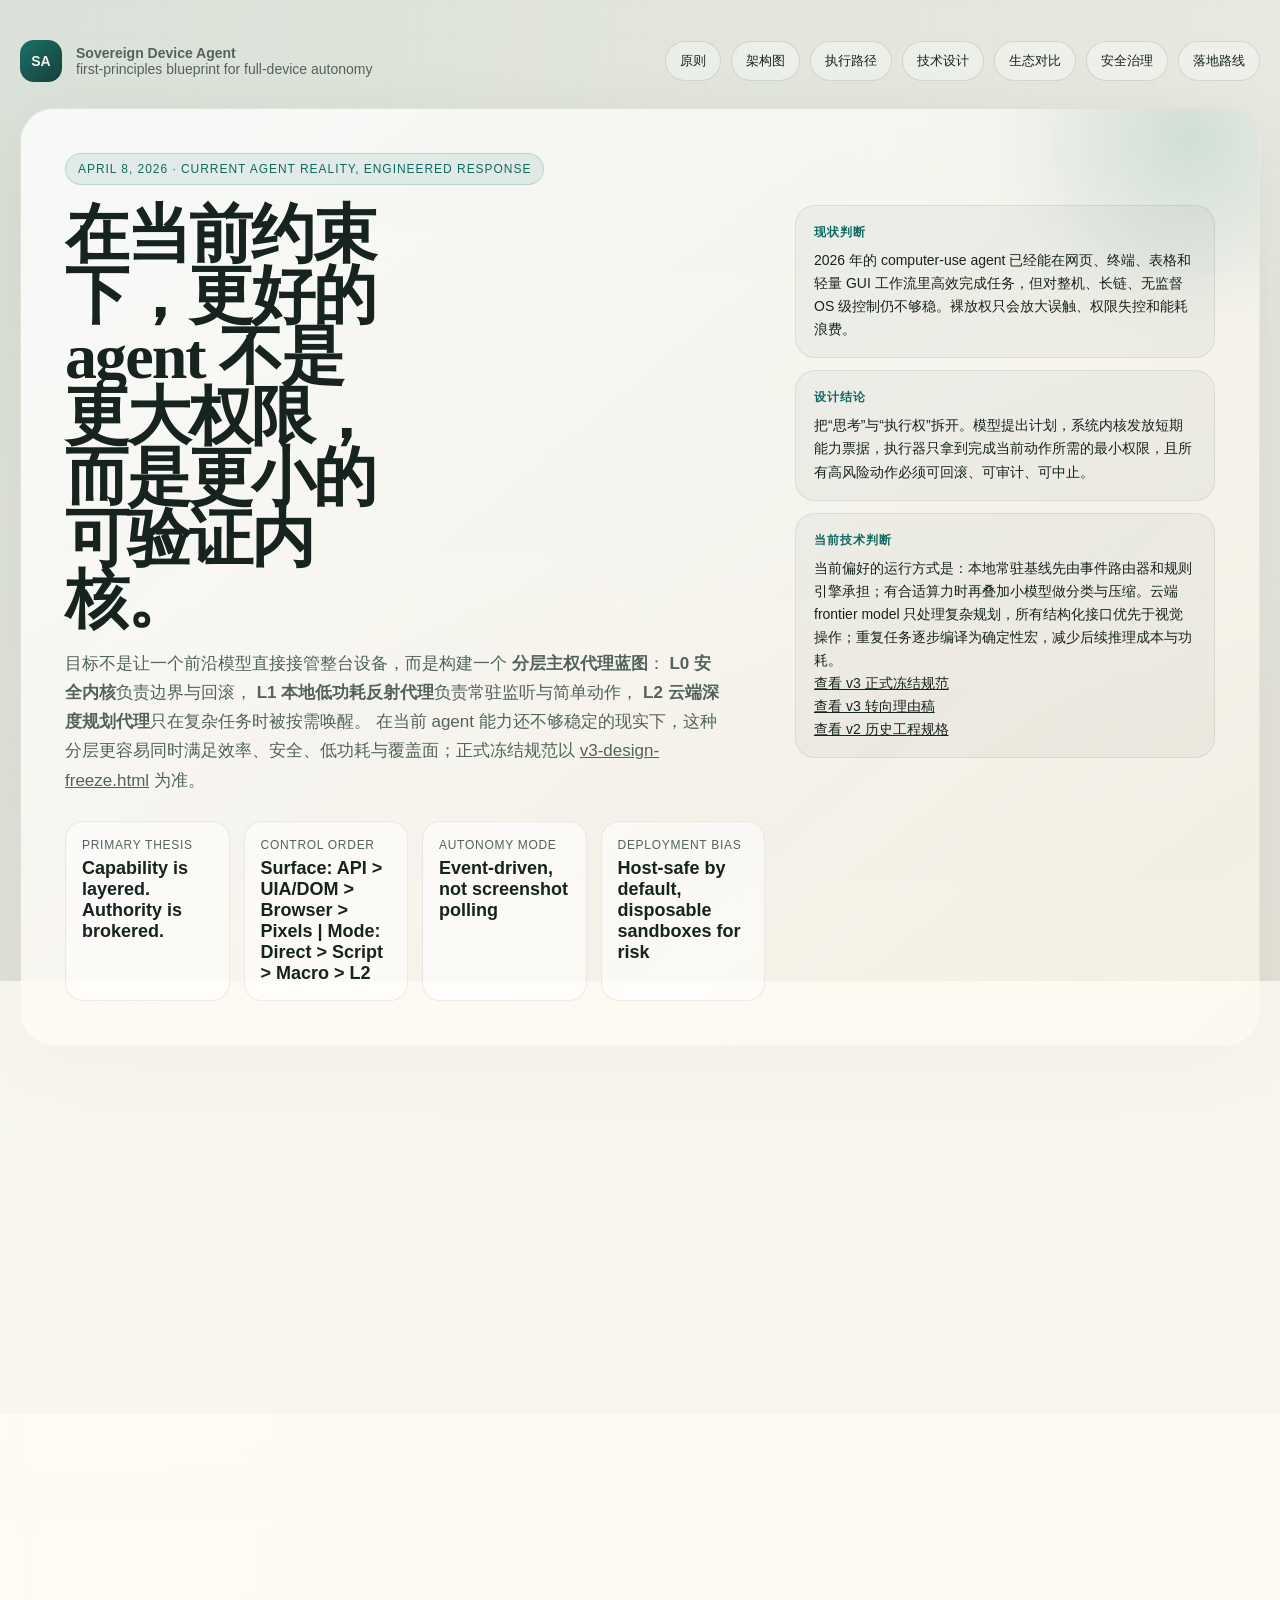
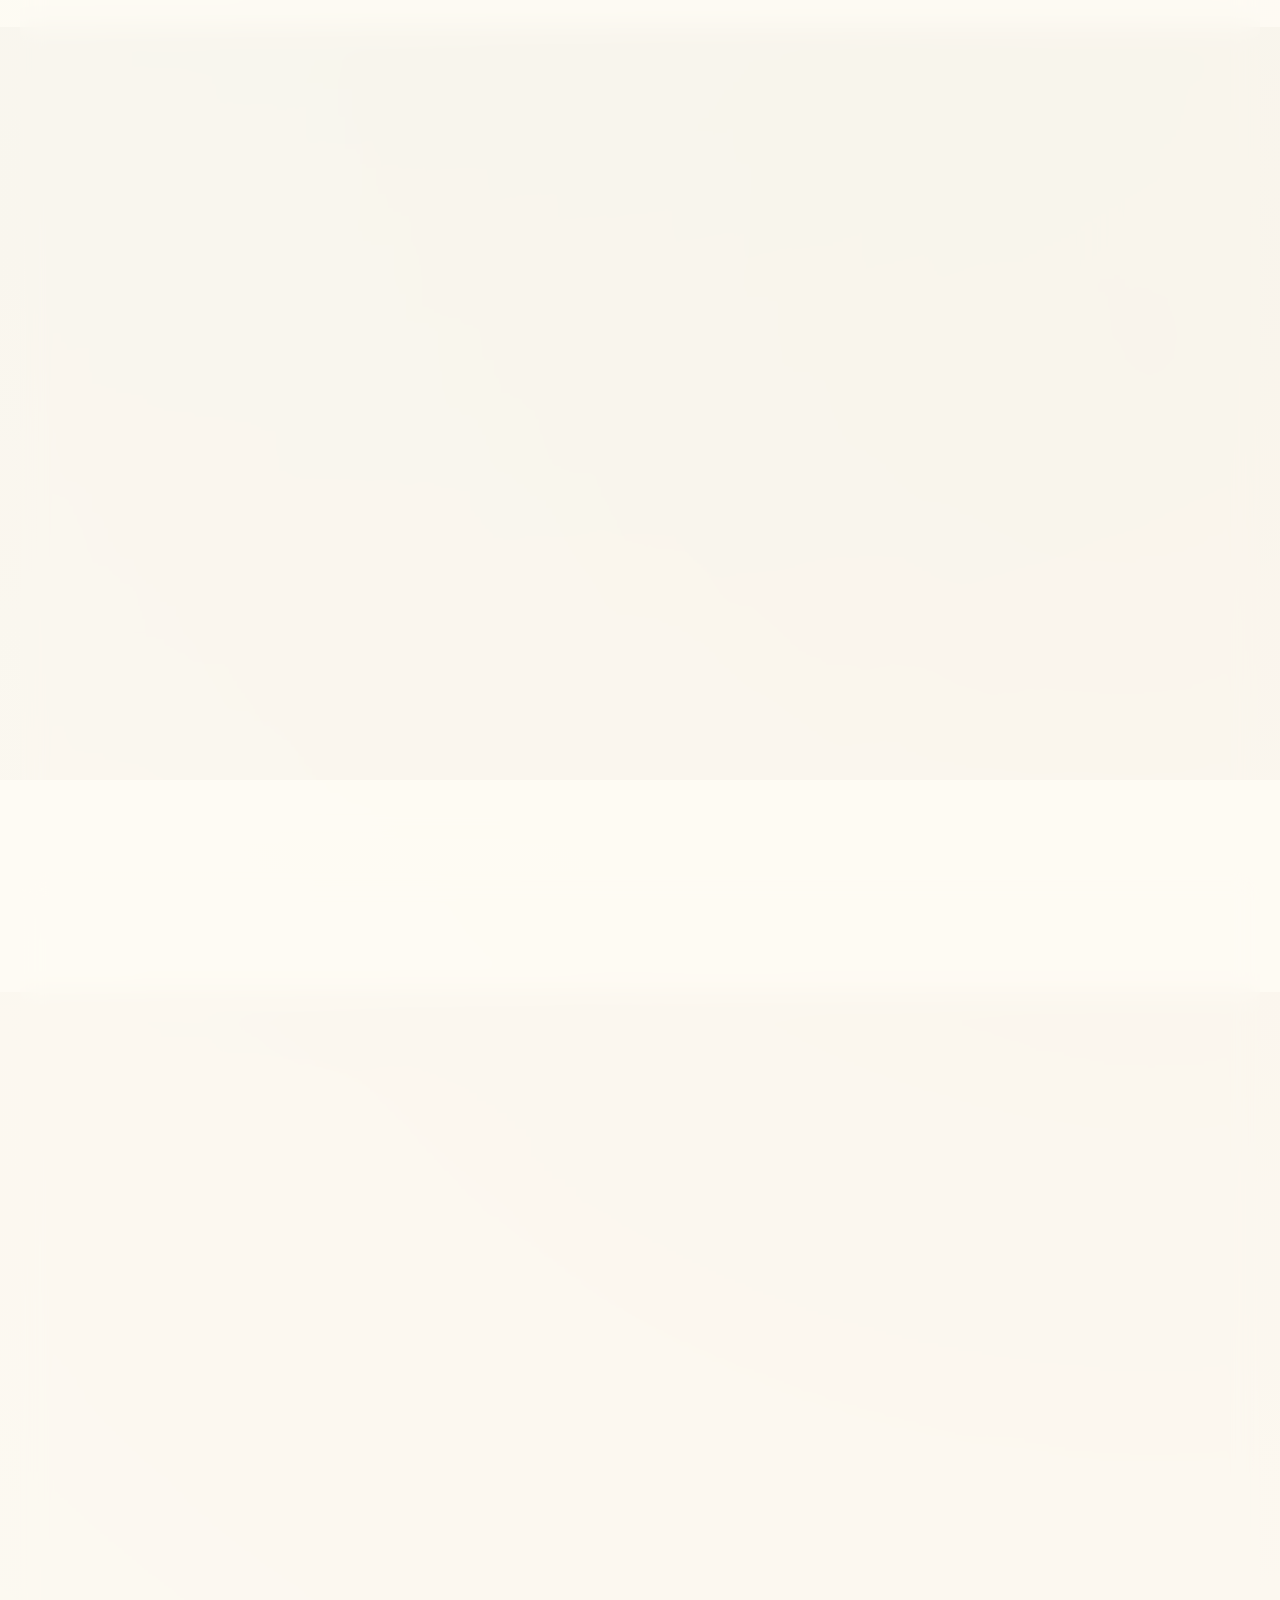
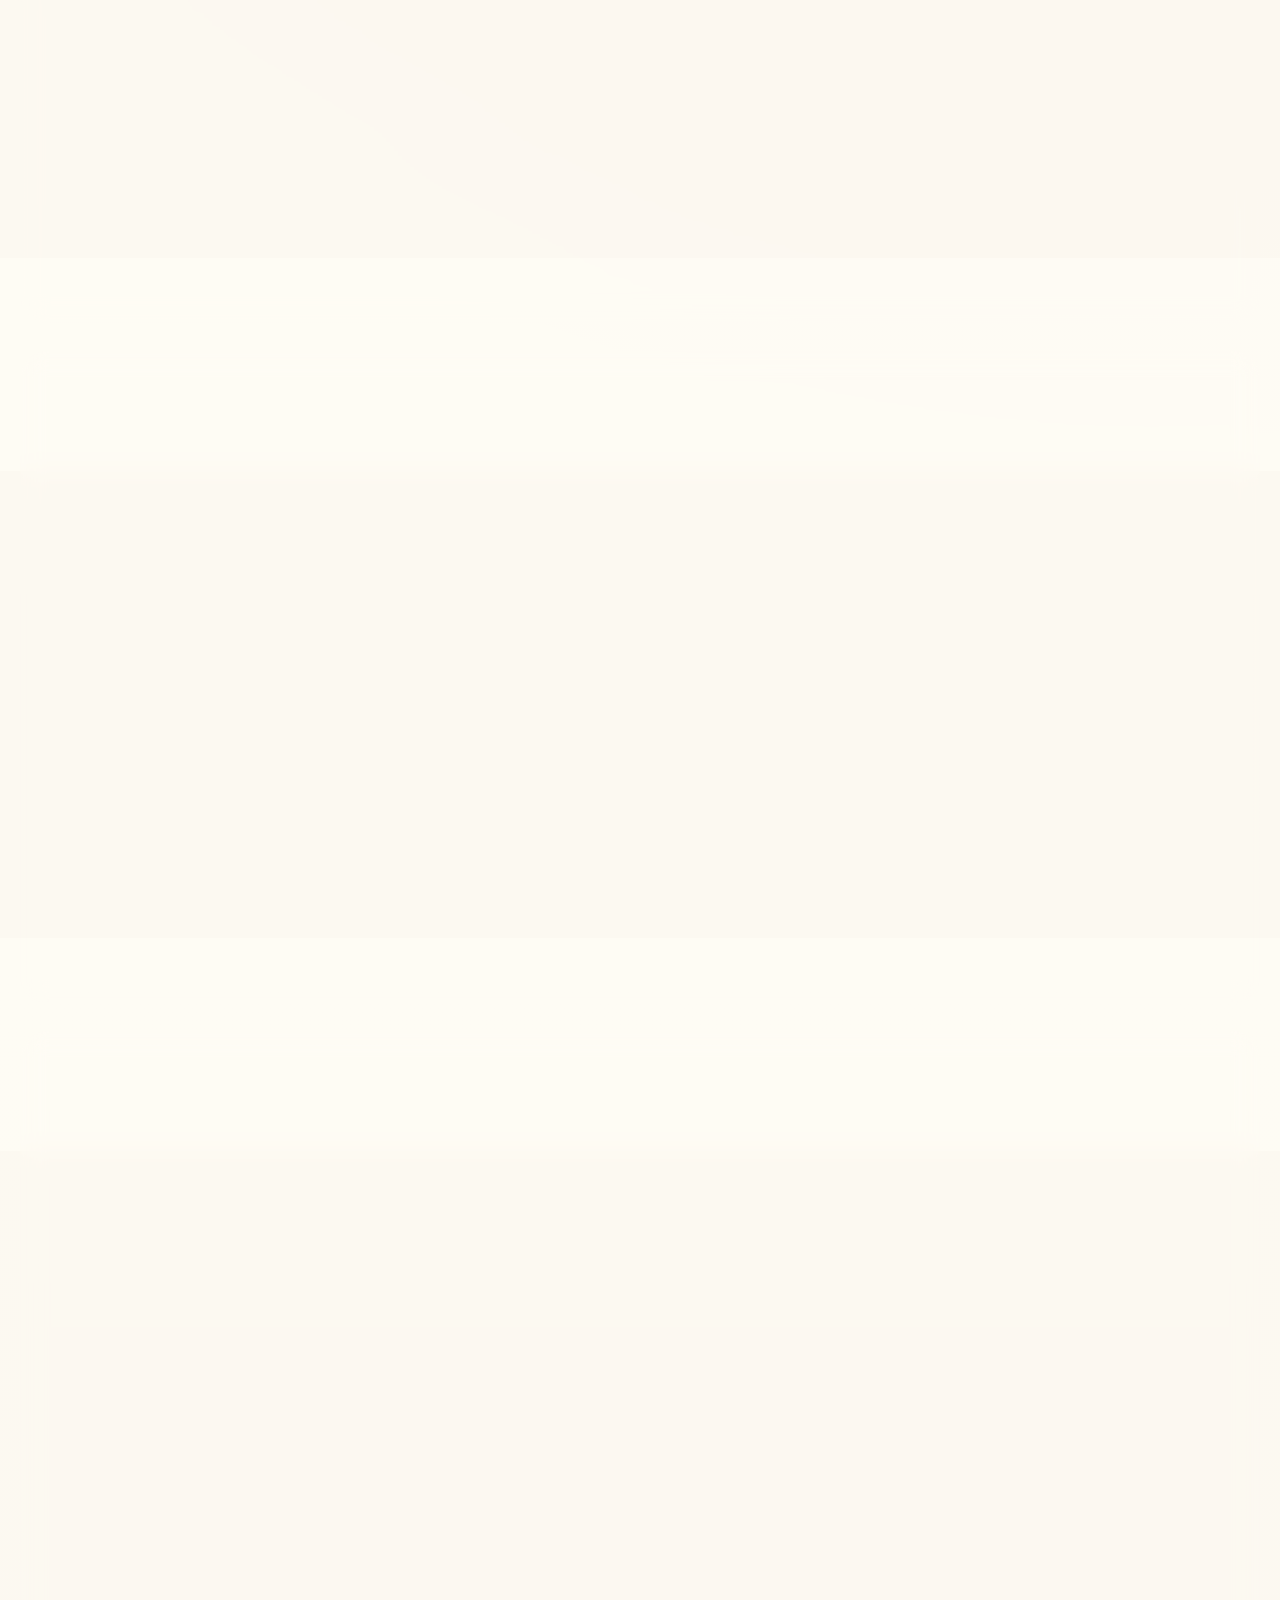
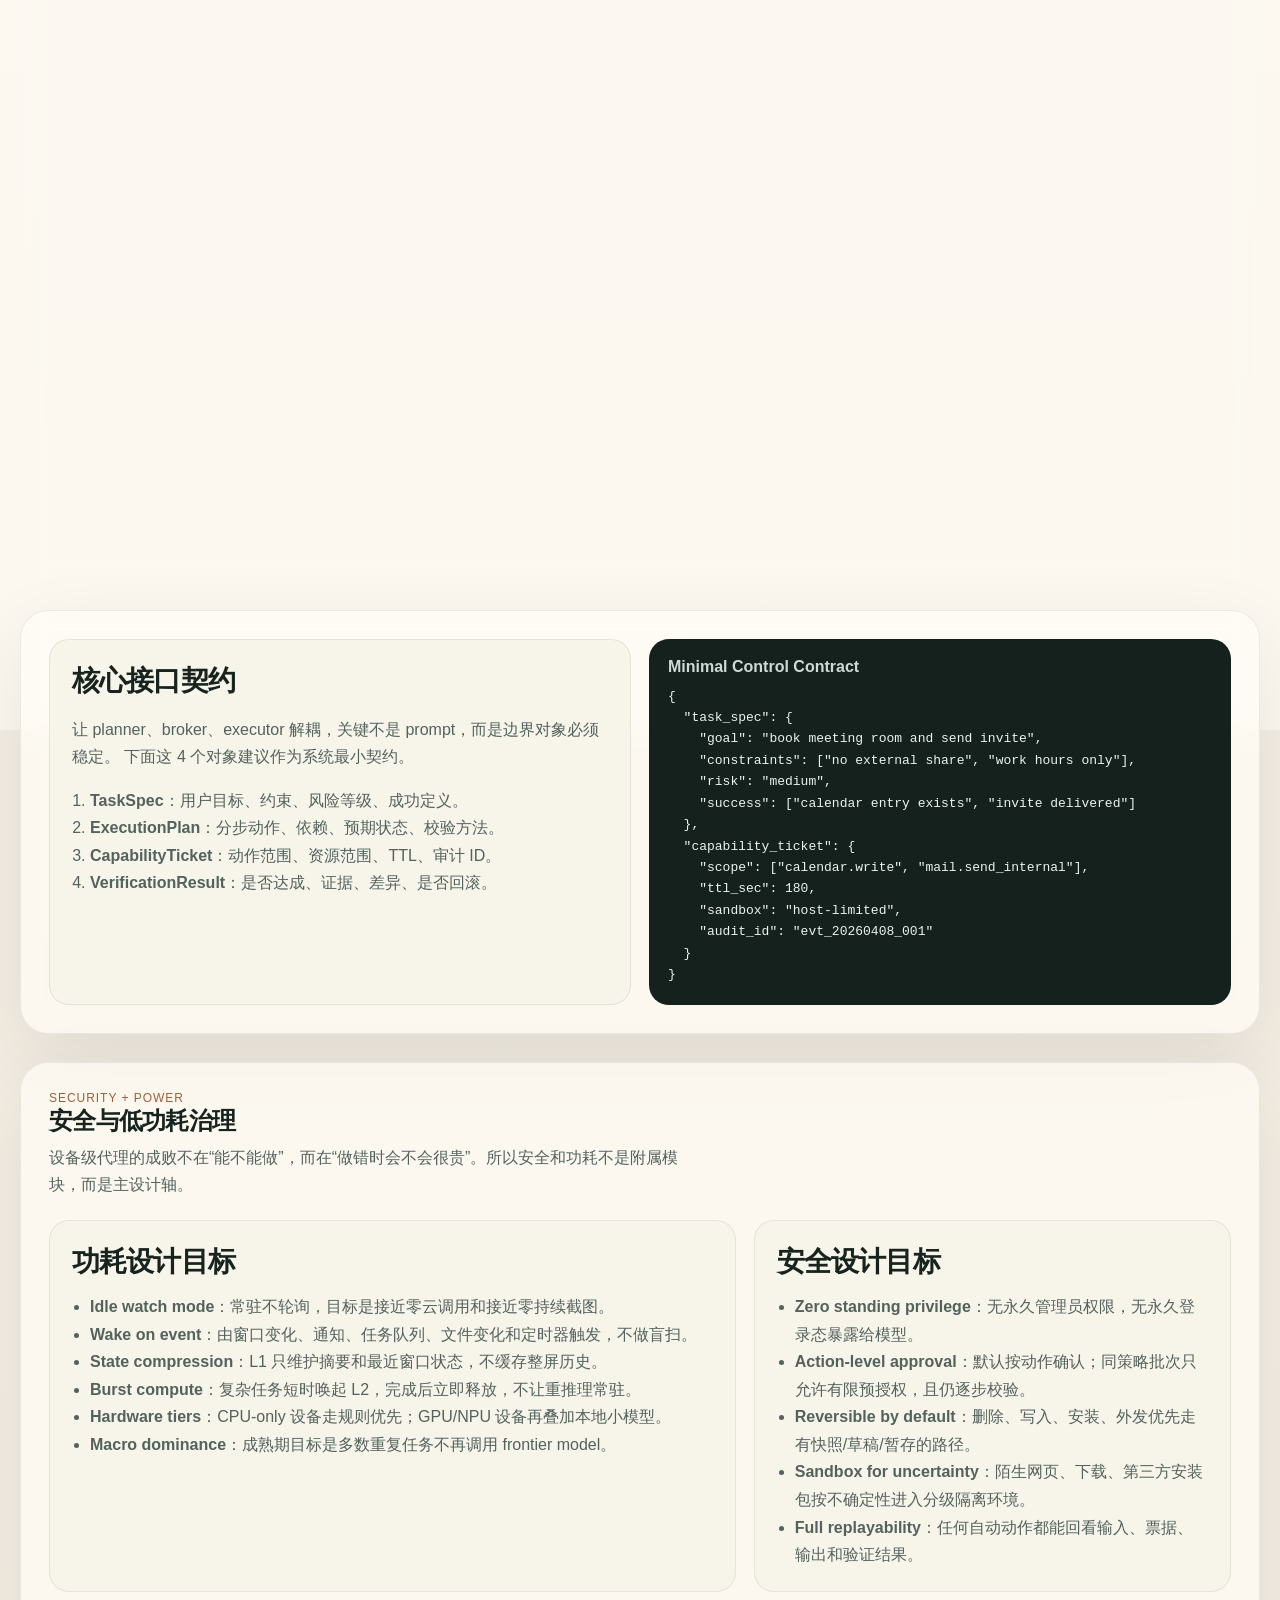
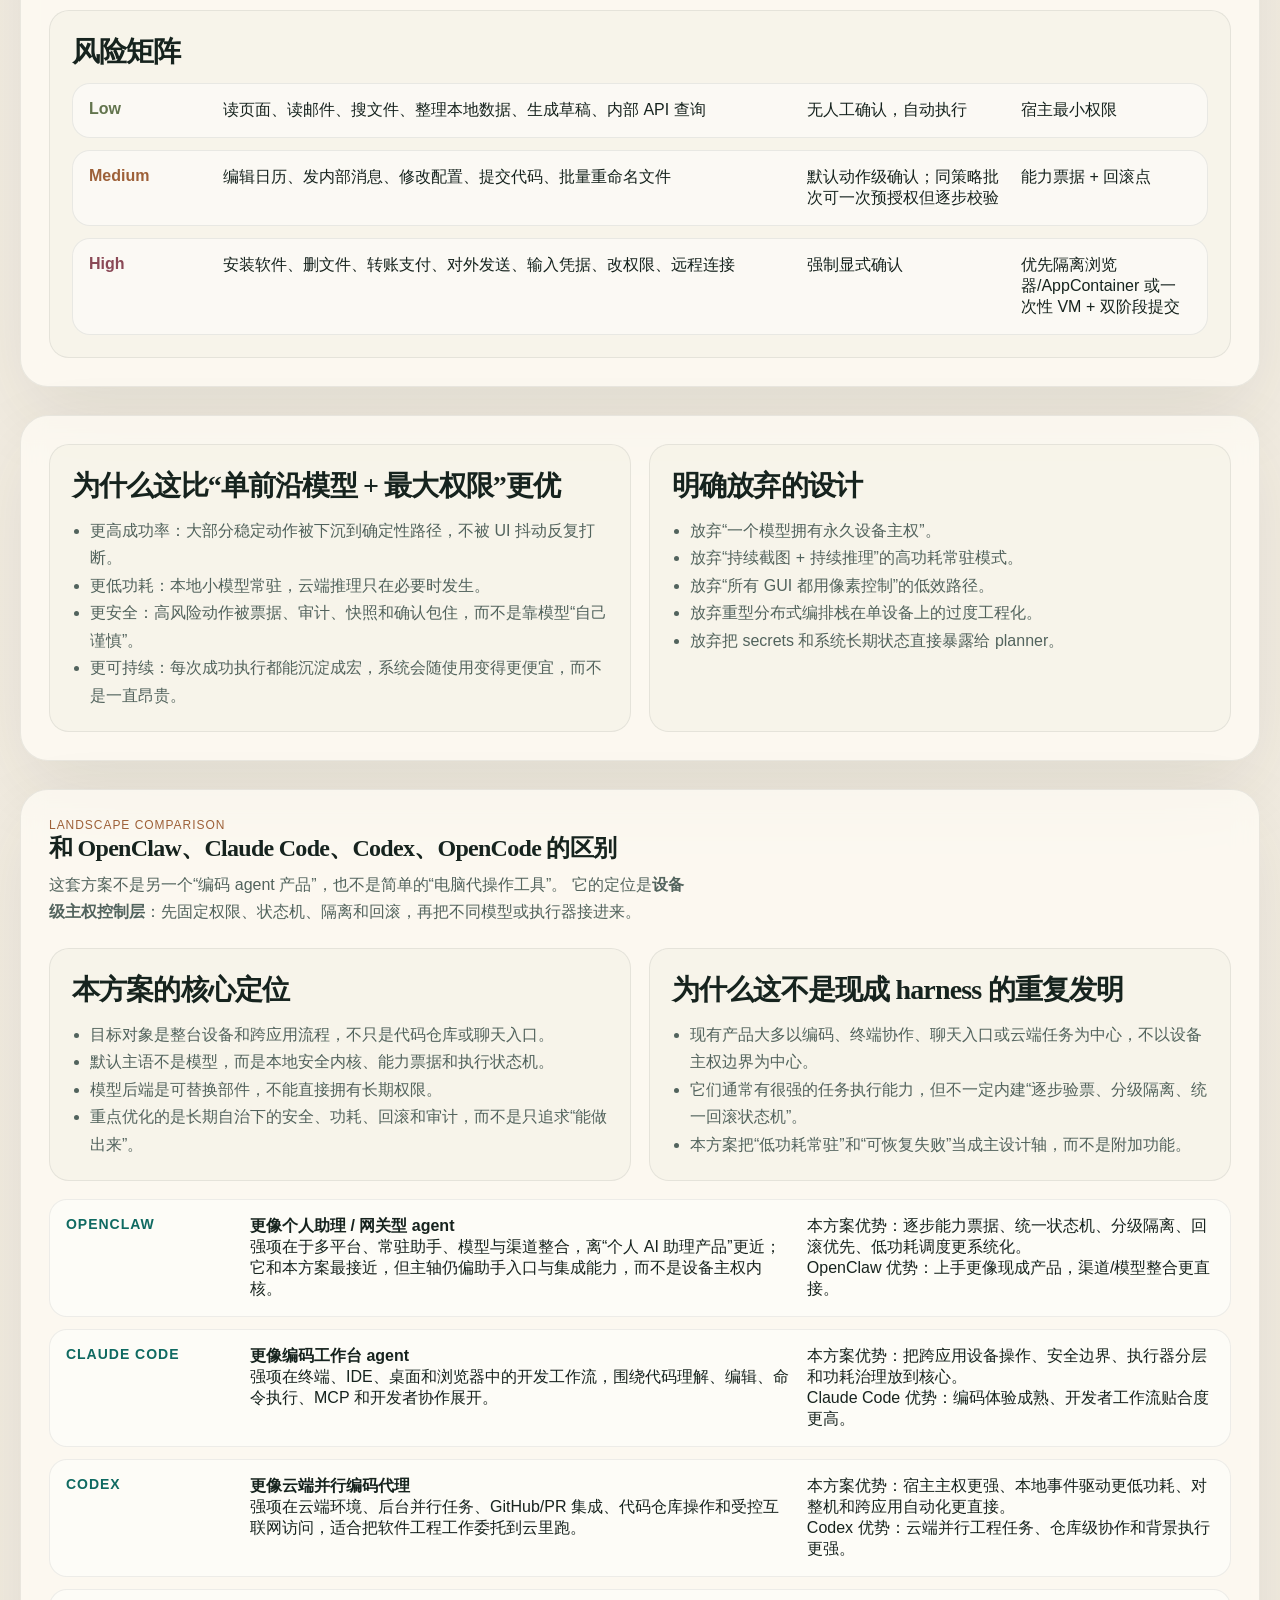
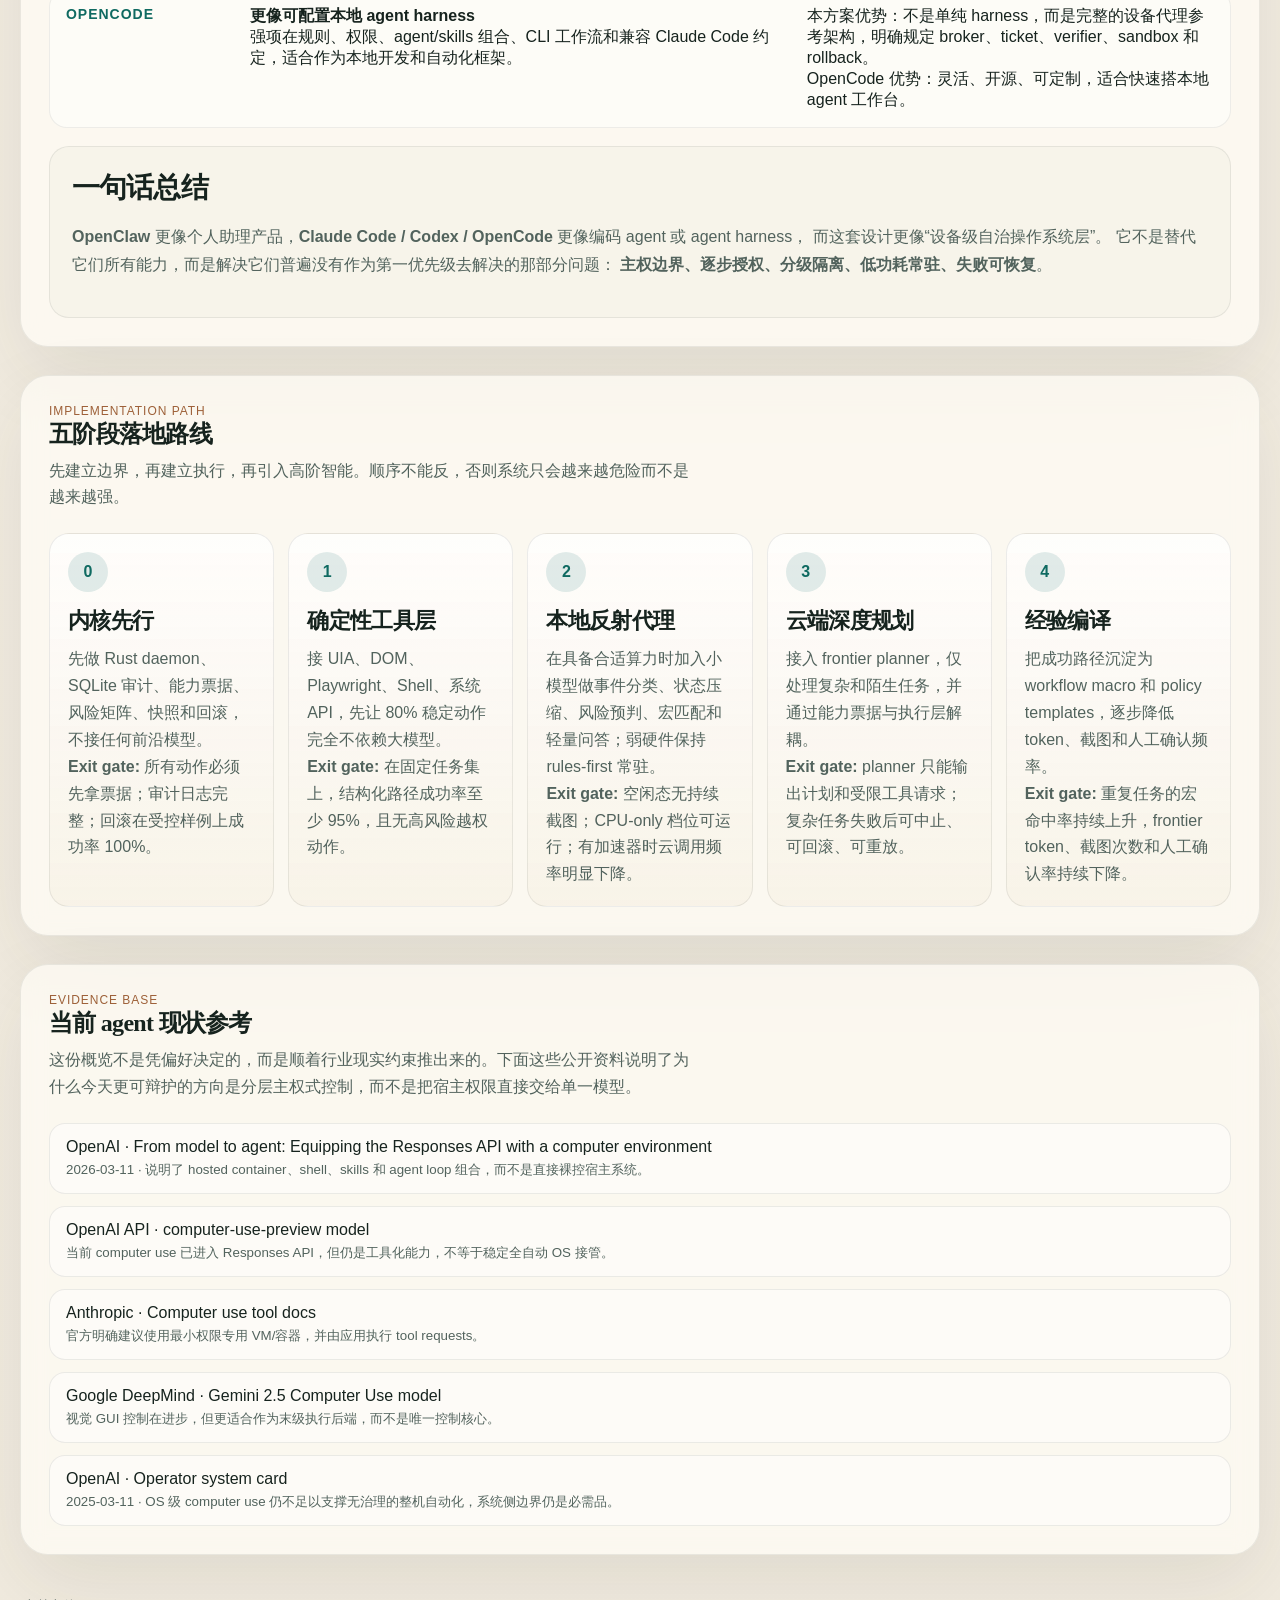
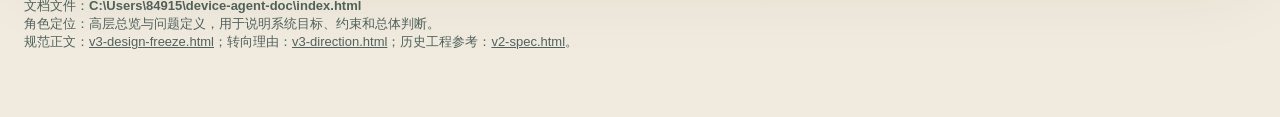
<file: index.html>
<!DOCTYPE html>
<html lang="zh-CN">
  <head>
    <meta charset="UTF-8" />
    <meta name="viewport" content="width=device-width, initial-scale=1.0" />
    <title>Sovereign Device Agent Blueprint</title>
    <style>
      :root {
        --bg: #f3efe4;
        --paper: rgba(255, 252, 245, 0.72);
        --panel: rgba(247, 243, 233, 0.9);
        --ink: #16231e;
        --muted: #52635d;
        --line: rgba(22, 35, 30, 0.12);
        --teal: #0f6a61;
        --copper: #9d6038;
        --olive: #62744d;
        --rose: #8a4956;
        --shadow: 0 28px 80px rgba(45, 45, 38, 0.09);
        --radius-xl: 28px;
        --radius-lg: 20px;
        --max: 1280px;
      }

      * {
        box-sizing: border-box;
      }

      html {
        scroll-behavior: smooth;
      }

      body {
        margin: 0;
        color: var(--ink);
        font-family: "IBM Plex Sans", "Segoe UI", sans-serif;
        background:
          radial-gradient(circle at top left, rgba(15, 106, 97, 0.12), transparent 28%),
          radial-gradient(circle at 90% 20%, rgba(157, 96, 56, 0.1), transparent 22%),
          linear-gradient(180deg, #f7f2e9 0%, #f1ebdf 100%);
      }

      body::before {
        content: "";
        position: fixed;
        inset: 0;
        pointer-events: none;
        background-image:
          linear-gradient(rgba(22, 35, 30, 0.04) 1px, transparent 1px),
          linear-gradient(90deg, rgba(22, 35, 30, 0.04) 1px, transparent 1px);
        background-size: 32px 32px;
        mask-image: linear-gradient(180deg, rgba(0, 0, 0, 0.2), rgba(0, 0, 0, 0.08));
      }

      a {
        color: inherit;
      }

      .shell {
        width: min(calc(100% - 40px), var(--max));
        margin: 0 auto;
        padding: 28px 0 56px;
      }

      .topbar {
        display: flex;
        align-items: center;
        justify-content: space-between;
        gap: 24px;
        padding: 12px 0 26px;
      }

      .brand {
        display: flex;
        align-items: center;
        gap: 14px;
        font-size: 14px;
        color: var(--muted);
      }

      .brand-mark {
        width: 42px;
        height: 42px;
        border-radius: 14px;
        display: grid;
        place-items: center;
        background: linear-gradient(135deg, rgba(15, 106, 97, 0.95), rgba(13, 55, 50, 0.95));
        color: #f6f2e8;
        font-weight: 700;
      }

      .nav {
        display: flex;
        flex-wrap: wrap;
        gap: 10px;
      }

      .nav a {
        text-decoration: none;
        border: 1px solid var(--line);
        border-radius: 999px;
        padding: 10px 14px;
        background: rgba(255, 255, 255, 0.35);
        font-size: 13px;
      }

      .hero {
        position: relative;
        overflow: hidden;
        padding: 44px;
        border-radius: 34px;
        background:
          linear-gradient(140deg, rgba(255, 255, 255, 0.86), rgba(246, 240, 228, 0.84)),
          linear-gradient(180deg, rgba(15, 106, 97, 0.08), rgba(255, 255, 255, 0));
        border: 1px solid rgba(22, 35, 30, 0.08);
        box-shadow: var(--shadow);
      }

      .hero::after {
        content: "";
        position: absolute;
        top: -180px;
        right: -140px;
        width: 420px;
        height: 420px;
        border-radius: 50%;
        background: radial-gradient(circle, rgba(15, 106, 97, 0.16), rgba(15, 106, 97, 0.02) 55%, transparent 70%);
      }

      .eyebrow {
        display: inline-flex;
        align-items: center;
        gap: 10px;
        border-radius: 999px;
        border: 1px solid rgba(15, 106, 97, 0.18);
        background: rgba(15, 106, 97, 0.09);
        color: var(--teal);
        padding: 8px 12px;
        font-size: 12px;
        letter-spacing: 0.08em;
        text-transform: uppercase;
      }

      .hero-grid {
        position: relative;
        z-index: 1;
        display: grid;
        grid-template-columns: minmax(0, 1.5fr) minmax(320px, 0.9fr);
        gap: 30px;
        align-items: start;
        margin-top: 20px;
      }

      h1,
      h2,
      h3 {
        margin: 0;
        font-family: "Fraunces", Georgia, serif;
        font-weight: 700;
        letter-spacing: -0.03em;
      }

      h1 {
        font-size: clamp(3rem, 5vw, 5.25rem);
        line-height: 0.95;
        max-width: 10ch;
      }

      .hero p {
        margin: 18px 0 0;
        max-width: 70ch;
        font-size: 17px;
        line-height: 1.72;
        color: var(--muted);
      }

      .hero-summary {
        display: grid;
        gap: 12px;
      }

      .summary-card {
        padding: 18px 18px 16px;
        border-radius: 20px;
        background: rgba(22, 35, 30, 0.035);
        border: 1px solid rgba(22, 35, 30, 0.08);
      }

      .summary-card strong {
        display: block;
        margin-bottom: 8px;
        font-size: 12px;
        letter-spacing: 0.08em;
        text-transform: uppercase;
        color: var(--teal);
      }

      .summary-card p {
        margin: 0;
        font-size: 14px;
        line-height: 1.65;
        color: var(--ink);
      }

      .meta-strip {
        margin-top: 26px;
        display: grid;
        grid-template-columns: repeat(4, minmax(0, 1fr));
        gap: 14px;
      }

      .meta-chip {
        border-radius: 18px;
        padding: 16px;
        background: rgba(255, 255, 255, 0.52);
        border: 1px solid rgba(22, 35, 30, 0.08);
      }

      .meta-chip span {
        display: block;
        font-size: 12px;
        letter-spacing: 0.06em;
        text-transform: uppercase;
        color: var(--muted);
      }

      .meta-chip strong {
        display: block;
        margin-top: 6px;
        font-size: 18px;
      }

      .section {
        margin-top: 28px;
        padding: 28px;
        border-radius: var(--radius-xl);
        background: var(--paper);
        border: 1px solid rgba(22, 35, 30, 0.08);
        box-shadow: var(--shadow);
        backdrop-filter: blur(12px);
      }

      .section-head {
        display: flex;
        justify-content: space-between;
        align-items: end;
        gap: 20px;
        margin-bottom: 22px;
      }

      .section-head p {
        margin: 8px 0 0;
        max-width: 72ch;
        color: var(--muted);
        line-height: 1.68;
      }

      .section-head .tag {
        font-size: 12px;
        color: var(--copper);
        letter-spacing: 0.08em;
        text-transform: uppercase;
        white-space: nowrap;
      }

      .principles {
        display: grid;
        grid-template-columns: repeat(5, minmax(0, 1fr));
        gap: 14px;
      }

      .principle {
        padding: 18px;
        min-height: 200px;
        border-radius: 22px;
        border: 1px solid rgba(22, 35, 30, 0.08);
        background: linear-gradient(180deg, rgba(255, 255, 255, 0.76), rgba(248, 243, 231, 0.88));
      }

      .principle .kicker {
        display: inline-flex;
        font-size: 11px;
        letter-spacing: 0.08em;
        text-transform: uppercase;
        color: var(--copper);
        margin-bottom: 12px;
      }

      .principle h3 {
        font-size: 22px;
        line-height: 1.02;
        margin-bottom: 10px;
      }

      .principle p {
        margin: 0;
        font-size: 14px;
        line-height: 1.7;
        color: var(--muted);
      }

      .diagram-wrap {
        overflow: hidden;
        border-radius: 26px;
        border: 1px solid rgba(22, 35, 30, 0.08);
        background: linear-gradient(180deg, rgba(247, 242, 231, 0.86), rgba(252, 249, 242, 0.82));
      }

      svg {
        width: 100%;
        height: auto;
        display: block;
      }

      .grid-2 {
        display: grid;
        grid-template-columns: minmax(0, 1.18fr) minmax(0, 0.82fr);
        gap: 18px;
      }

      .grid-2-equal {
        display: grid;
        grid-template-columns: repeat(2, minmax(0, 1fr));
        gap: 18px;
      }

      .panel {
        padding: 22px;
        border-radius: var(--radius-lg);
        border: 1px solid rgba(22, 35, 30, 0.08);
        background: var(--panel);
      }

      .panel h3 {
        font-size: 28px;
        margin-bottom: 12px;
      }

      .panel p,
      .panel li {
        color: var(--muted);
        line-height: 1.72;
      }

      .panel ul,
      .panel ol {
        margin: 0;
        padding-left: 18px;
      }

      .stack-table,
      .ladder,
      .risk-table,
      .refs {
        display: grid;
        gap: 12px;
      }

      .stack-row {
        display: grid;
        grid-template-columns: 170px minmax(0, 1fr) minmax(210px, 0.75fr);
        gap: 14px;
        padding: 16px;
        border-radius: 18px;
        background: rgba(255, 255, 255, 0.48);
        border: 1px solid rgba(22, 35, 30, 0.07);
      }

      .stack-row strong {
        font-size: 14px;
        letter-spacing: 0.07em;
        text-transform: uppercase;
        color: var(--teal);
      }

      .stack-row .decision {
        color: var(--ink);
        font-weight: 600;
      }

      .code-card {
        padding: 18px;
        border-radius: 20px;
        border: 1px solid rgba(22, 35, 30, 0.08);
        background: #15211d;
        color: #ebf2ef;
      }

      .code-card strong {
        display: block;
        margin-bottom: 10px;
        color: #cbdcd6;
      }

      pre {
        margin: 0;
        overflow: auto;
        font-family: "IBM Plex Mono", Consolas, monospace;
        font-size: 13px;
        line-height: 1.65;
      }

      .ladder-step {
        display: grid;
        grid-template-columns: 88px minmax(0, 1fr) 148px;
        gap: 14px;
        align-items: center;
        padding: 16px;
        border-radius: 18px;
        background: rgba(255, 255, 255, 0.48);
        border: 1px solid rgba(22, 35, 30, 0.08);
      }

      .ladder-step .rank {
        font-family: "IBM Plex Mono", monospace;
        font-size: 13px;
        letter-spacing: 0.08em;
        text-transform: uppercase;
        color: var(--copper);
      }

      .ladder-step strong {
        display: block;
        margin-bottom: 4px;
        font-size: 18px;
      }

      .pill {
        justify-self: end;
        border-radius: 999px;
        padding: 8px 12px;
        font-size: 12px;
        text-transform: uppercase;
        letter-spacing: 0.08em;
        background: rgba(15, 106, 97, 0.1);
        color: var(--teal);
      }

      .risk-row {
        display: grid;
        grid-template-columns: 120px minmax(0, 1fr) 200px 170px;
        gap: 14px;
        padding: 16px;
        border-radius: 18px;
        background: rgba(255, 255, 255, 0.5);
        border: 1px solid rgba(22, 35, 30, 0.08);
      }

      .risk-row strong {
        display: block;
      }

      .risk-low strong {
        color: var(--olive);
      }

      .risk-mid strong {
        color: var(--copper);
      }

      .risk-high strong {
        color: var(--rose);
      }

      .roadmap {
        display: grid;
        grid-template-columns: repeat(5, minmax(0, 1fr));
        gap: 14px;
      }

      .phase {
        padding: 18px;
        border-radius: 20px;
        border: 1px solid rgba(22, 35, 30, 0.08);
        background: linear-gradient(180deg, rgba(255, 255, 255, 0.76), rgba(247, 242, 231, 0.88));
      }

      .phase .num {
        display: inline-flex;
        width: 40px;
        height: 40px;
        align-items: center;
        justify-content: center;
        border-radius: 50%;
        background: rgba(15, 106, 97, 0.12);
        color: var(--teal);
        font-weight: 700;
      }

      .phase h3 {
        font-size: 22px;
        margin: 14px 0 10px;
      }

      .phase p {
        margin: 0;
        color: var(--muted);
        line-height: 1.68;
      }

      .refs a {
        display: block;
        text-decoration: none;
        padding: 14px 16px;
        border-radius: 16px;
        background: rgba(255, 255, 255, 0.46);
        border: 1px solid rgba(22, 35, 30, 0.08);
      }

      .refs small {
        display: block;
        margin-top: 5px;
        color: var(--muted);
      }

      footer {
        margin: 30px 0 10px;
        padding: 12px 4px 0;
        color: var(--muted);
        font-size: 13px;
      }

      @media (max-width: 1120px) {
        .hero-grid,
        .grid-2,
        .grid-2-equal,
        .principles,
        .roadmap {
          grid-template-columns: 1fr;
        }

        .meta-strip {
          grid-template-columns: repeat(2, minmax(0, 1fr));
        }

        .stack-row,
        .ladder-step,
        .risk-row {
          grid-template-columns: 1fr;
        }

        .pill {
          justify-self: start;
        }
      }

      @media (max-width: 720px) {
        .shell {
          width: min(calc(100% - 24px), var(--max));
        }

        .hero,
        .section {
          padding: 22px;
        }

        .topbar {
          padding-top: 6px;
        }

        h1 {
          max-width: none;
        }

        .meta-strip {
          grid-template-columns: 1fr;
        }
      }
    </style>
  </head>
  <body>
    <div class="shell">
      <header class="topbar">
        <div class="brand">
          <div class="brand-mark">SA</div>
          <div>
            <div><strong>Sovereign Device Agent</strong></div>
            <div>first-principles blueprint for full-device autonomy</div>
          </div>
        </div>
        <nav class="nav">
          <a href="#north-star">原则</a>
          <a href="#architecture">架构图</a>
          <a href="#routing">执行路径</a>
          <a href="#stack">技术设计</a>
          <a href="#comparison">生态对比</a>
          <a href="#policy">安全治理</a>
          <a href="#roadmap">落地路线</a>
        </nav>
      </header>

      <section class="hero">
        <div class="eyebrow">April 8, 2026 · Current agent reality, engineered response</div>
        <div class="hero-grid">
          <div>
            <h1>在当前约束下，更好的 agent 不是更大权限，而是更小的可验证内核。</h1>
            <p>
              目标不是让一个前沿模型直接接管整台设备，而是构建一个
              <strong>分层主权代理蓝图</strong>：
              <strong>L0 安全内核</strong>负责边界与回滚，
              <strong>L1 本地低功耗反射代理</strong>负责常驻监听与简单动作，
              <strong>L2 云端深度规划代理</strong>只在复杂任务时被按需唤醒。
              在当前 agent 能力还不够稳定的现实下，这种分层更容易同时满足效率、安全、低功耗与覆盖面；正式冻结规范以
              <a href="v3-design-freeze.html">v3-design-freeze.html</a> 为准。
            </p>
            <div class="meta-strip">
              <div class="meta-chip">
                <span>Primary Thesis</span>
                <strong>Capability is layered. Authority is brokered.</strong>
              </div>
              <div class="meta-chip">
                <span>Control Order</span>
                <strong>Surface: API &gt; UIA/DOM &gt; Browser &gt; Pixels | Mode: Direct &gt; Script &gt; Macro &gt; L2</strong>
              </div>
              <div class="meta-chip">
                <span>Autonomy Mode</span>
                <strong>Event-driven, not screenshot polling</strong>
              </div>
              <div class="meta-chip">
                <span>Deployment Bias</span>
                <strong>Host-safe by default, disposable sandboxes for risk</strong>
              </div>
            </div>
          </div>

          <div class="hero-summary">
            <div class="summary-card">
              <strong>现状判断</strong>
              <p>
                2026 年的 computer-use agent 已经能在网页、终端、表格和轻量 GUI
                工作流里高效完成任务，但对整机、长链、无监督 OS 级控制仍不够稳。裸放权只会放大误触、权限失控和能耗浪费。
              </p>
            </div>
            <div class="summary-card">
              <strong>设计结论</strong>
              <p>
                把“思考”与“执行权”拆开。模型提出计划，系统内核发放短期能力票据，执行器只拿到完成当前动作所需的最小权限，且所有高风险动作必须可回滚、可审计、可中止。
              </p>
            </div>
            <div class="summary-card">
              <strong>当前技术判断</strong>
              <p>
                当前偏好的运行方式是：本地常驻基线先由事件路由器和规则引擎承担；有合适算力时再叠加小模型做分类与压缩。云端
                frontier model 只处理复杂规划，所有结构化接口优先于视觉操作；重复任务逐步编译为确定性宏，减少后续推理成本与功耗。
              </p>
              <p><a href="v3-design-freeze.html">查看 v3 正式冻结规范</a></p>
              <p><a href="v3-direction.html">查看 v3 转向理由稿</a></p>
              <p><a href="v2-spec.html">查看 v2 历史工程规格</a></p>
            </div>
          </div>
        </div>
      </section>

      <section class="section" id="north-star">
        <div class="section-head">
          <div>
            <div class="tag">First-Principles North Star</div>
            <h2>设计原则</h2>
            <p>
              从第一性原理拆解，“全权操作设备”不等于“无限权限”。它本质上是四件事：
              感知、规划、执行、约束。当前行业现状更支持异构分层，而不是单体全能模型。
            </p>
          </div>
        </div>
        <div class="principles">
          <article class="principle">
            <div class="kicker">01</div>
            <h3>结构化优先</h3>
            <p>
              能调 API 就不看屏幕，能读 Accessibility/DOM 就不做视觉推理，能跑宏就不让模型重想一遍。这样最稳、最省电、最可验证。
            </p>
          </article>
          <article class="principle">
            <div class="kicker">02</div>
            <h3>权限按动作发放</h3>
            <p>
              没有长期 root。只有短期、最小化、带用途说明和 TTL
              的能力票据。模型永远不直接持有设备主权。
            </p>
          </article>
          <article class="principle">
            <div class="kicker">03</div>
            <h3>事件驱动常驻</h3>
            <p>
              常驻代理不该不停截图轮询，而应监听窗口变化、通知、前台切换、定时器和任务队列，在真正有事时才唤醒推理。
            </p>
          </article>
          <article class="principle">
            <div class="kicker">04</div>
            <h3>高风险动作稀疏确认</h3>
            <p>
              不是每步都确认，而是只在支付、删除、安装、改权限、外发内容、输入敏感信息等高风险边界确认。
            </p>
          </article>
          <article class="principle">
            <div class="kicker">05</div>
            <h3>经验必须编译</h3>
            <p>
              成功重复 3 次的流程不应继续消耗大模型，应沉淀成可重放、可回归测试、可版本化的 workflow macro。
            </p>
          </article>
        </div>
      </section>

      <section class="section" id="architecture">
        <div class="section-head">
          <div>
            <div class="tag">System View</div>
            <h2>三层主权架构</h2>
            <p>
              这是整套方案的核心。L0 负责边界，L1 负责低功耗常驻，L2 负责复杂推理。
              设备“全权可操作”来自整体覆盖面，而不是把无限权限交给任何一个模型。
            </p>
          </div>
        </div>
        <div class="diagram-wrap">
          <svg viewBox="0 0 1200 760" role="img" aria-label="分层主权代理蓝图架构图">
            <defs>
              <linearGradient id="layerA" x1="0" x2="1">
                <stop offset="0%" stop-color="#0f6a61" stop-opacity="0.93" />
                <stop offset="100%" stop-color="#18443f" stop-opacity="0.97" />
              </linearGradient>
              <linearGradient id="layerB" x1="0" x2="1">
                <stop offset="0%" stop-color="#9d6038" stop-opacity="0.9" />
                <stop offset="100%" stop-color="#744321" stop-opacity="0.95" />
              </linearGradient>
              <linearGradient id="layerC" x1="0" x2="1">
                <stop offset="0%" stop-color="#16231e" stop-opacity="0.96" />
                <stop offset="100%" stop-color="#1f332d" stop-opacity="0.96" />
              </linearGradient>
              <marker id="arrow" markerWidth="10" markerHeight="10" refX="8" refY="5" orient="auto">
                <path d="M0,0 L10,5 L0,10 z" fill="#52635d" />
              </marker>
            </defs>

            <rect x="54" y="36" width="1092" height="688" rx="32" fill="rgba(255,255,255,0.34)" stroke="rgba(22,35,30,0.12)" />
            <text x="88" y="84" fill="#9d6038" font-family="IBM Plex Mono, monospace" font-size="15" letter-spacing="2">SOVEREIGN DEVICE AGENT</text>
            <text x="88" y="118" fill="#16231e" font-family="Fraunces, serif" font-size="40" font-weight="700">Layered authority, not model absolutism</text>

            <rect x="84" y="154" width="780" height="148" rx="26" fill="url(#layerA)" />
            <text x="116" y="194" fill="#f6f2e8" font-family="IBM Plex Mono, monospace" font-size="14" letter-spacing="2">L2 · CLOUD DELIBERATION AGENT</text>
            <text x="116" y="236" fill="#ffffff" font-family="Fraunces, serif" font-size="34" font-weight="700">Deep planner for ambiguity, long chains, and novel UI</text>
            <text x="116" y="272" fill="rgba(255,255,255,0.82)" font-family="IBM Plex Sans, sans-serif" font-size="18">Use frontier models only on demand. Output plans, verification criteria, and bounded tool requests.</text>
            <rect x="890" y="154" width="226" height="148" rx="24" fill="rgba(255,255,255,0.72)" stroke="rgba(22,35,30,0.12)" />
            <text x="916" y="196" fill="#0f6a61" font-family="IBM Plex Mono, monospace" font-size="13" letter-spacing="2">MODEL POOL</text>
            <text x="916" y="228" fill="#16231e" font-family="IBM Plex Sans, sans-serif" font-size="18" font-weight="600">V1 primary: OpenAI Responses + shell/computer</text>
            <text x="916" y="258" fill="#52635d" font-family="IBM Plex Sans, sans-serif" font-size="16">Other providers are compatibility targets, not default runtime</text>

            <rect x="84" y="326" width="780" height="148" rx="26" fill="url(#layerB)" />
            <text x="116" y="366" fill="#f8efe8" font-family="IBM Plex Mono, monospace" font-size="14" letter-spacing="2">L1 · LOCAL REFLEX AGENT</text>
            <text x="116" y="408" fill="#ffffff" font-family="Fraunces, serif" font-size="34" font-weight="700">Always-on, event-driven, low-power watcher and router</text>
            <text x="116" y="444" fill="rgba(255,255,255,0.82)" font-family="IBM Plex Sans, sans-serif" font-size="18">Wake on events, classify intent, hit caches, run macros, compress state, and avoid cloud calls when possible.</text>
            <rect x="890" y="326" width="226" height="148" rx="24" fill="rgba(255,255,255,0.72)" stroke="rgba(22,35,30,0.12)" />
            <text x="916" y="368" fill="#9d6038" font-family="IBM Plex Mono, monospace" font-size="13" letter-spacing="2">LOCAL INFERENCE</text>
            <text x="916" y="400" fill="#16231e" font-family="IBM Plex Sans, sans-serif" font-size="18" font-weight="600">Rules-first router, optional small local model</text>
            <text x="916" y="430" fill="#52635d" font-family="IBM Plex Sans, sans-serif" font-size="16">CPU-only baseline; ONNX Runtime + DirectML when accelerator exists</text>

            <rect x="84" y="498" width="1032" height="178" rx="28" fill="url(#layerC)" />
            <text x="116" y="538" fill="#d6e5df" font-family="IBM Plex Mono, monospace" font-size="14" letter-spacing="2">L0 · SAFETY KERNEL + EXECUTION FABRIC</text>
            <text x="116" y="580" fill="#ffffff" font-family="Fraunces, serif" font-size="36" font-weight="700">The real source of authority lives here</text>
            <text x="116" y="618" fill="rgba(255,255,255,0.82)" font-family="IBM Plex Sans, sans-serif" font-size="18">Capability broker, policy engine, snapshots, rollback, audit log, secret vault, sandbox launcher, and risk gate.</text>

            <rect x="116" y="646" width="140" height="22" rx="11" fill="rgba(15,106,97,0.22)" />
            <text x="132" y="661" fill="#d9eee8" font-family="IBM Plex Mono, monospace" font-size="12">capability tickets</text>
            <rect x="274" y="646" width="132" height="22" rx="11" fill="rgba(98,116,77,0.22)" />
            <text x="288" y="661" fill="#e7f2df" font-family="IBM Plex Mono, monospace" font-size="12">deterministic macros</text>
            <rect x="422" y="646" width="120" height="22" rx="11" fill="rgba(157,96,56,0.22)" />
            <text x="437" y="661" fill="#f4e2d6" font-family="IBM Plex Mono, monospace" font-size="12">rollback points</text>
            <rect x="558" y="646" width="112" height="22" rx="11" fill="rgba(138,73,86,0.22)" />
            <text x="575" y="661" fill="#f3dfe6" font-family="IBM Plex Mono, monospace" font-size="12">risk approvals</text>
            <rect x="686" y="646" width="126" height="22" rx="11" fill="rgba(255,255,255,0.14)" />
            <text x="701" y="661" fill="#edf3f0" font-family="IBM Plex Mono, monospace" font-size="12">full audit trail</text>

            <line x1="474" y1="302" x2="474" y2="326" stroke="#52635d" stroke-width="3" marker-end="url(#arrow)" />
            <line x1="474" y1="474" x2="474" y2="498" stroke="#52635d" stroke-width="3" marker-end="url(#arrow)" />
            <line x1="830" y1="228" x2="890" y2="228" stroke="#52635d" stroke-width="3" marker-end="url(#arrow)" />
            <line x1="830" y1="400" x2="890" y2="400" stroke="#52635d" stroke-width="3" marker-end="url(#arrow)" />
          </svg>
        </div>
      </section>

      <section class="section" id="routing">
        <div class="section-head">
          <div>
            <div class="tag">Execution Strategy</div>
            <h2>动作执行优先级</h2>
            <p>
              设备 agent 的成功率、功耗和安全性，主要取决于两个决策先后顺序是否正确：
              先选交互表面，再选执行方式。下面这条梯子只描述“表面优先级”，不是把脚本、宏和模型混成一条线。
            </p>
          </div>
        </div>
        <div class="grid-2">
          <div class="panel">
            <div class="ladder">
              <div class="ladder-step">
                <div class="rank">R1</div>
                <div>
                  <strong>API / Structured RPC</strong>
                  直接调用系统 API、应用 API、数据库或服务接口。最稳、最省电、最可回放。
                </div>
                <div class="pill">default path</div>
              </div>
              <div class="ladder-step">
                <div class="rank">R2</div>
                <div>
                  <strong>Accessibility / DOM</strong>
                  Windows UIA、Web DOM、app semantic tree。对 GUI 有理解，但仍保持结构化控制。
                </div>
                <div class="pill">preferred ui path</div>
              </div>
              <div class="ladder-step">
                <div class="rank">R3</div>
                <div>
                  <strong>Browser Automation</strong>
                  对 Web 业务使用 Playwright 等工具，只有在 API/DOM 缺失时才进入浏览器控制层。
                </div>
                <div class="pill">fallback</div>
              </div>
              <div class="ladder-step">
                <div class="rank">R4</div>
                <div>
                  <strong>Pixel Computer Use</strong>
                  鼠标键盘截图级控制。只用于未知桌面、远程窗口、视觉密集 app 或最后一公里兜底。
                </div>
                <div class="pill">last resort</div>
              </div>
            </div>
          </div>

          <div class="panel">
            <h3>为什么这条梯子更稳</h3>
            <ul>
              <li>结构化路径的验证成本最低，可以直接做 schema 校验、状态检查和幂等重试。</li>
              <li>像素级控制最消耗 token、截图和重试时间，也最容易被 UI 变化击穿。</li>
              <li>对重复任务，宏编译会把“会做”转化成“低成本稳定做”，但宏属于执行方式，不改变表面优先级。</li>
              <li>这条顺序天然支持风险治理：越往下越接近人工桌面，也越需要强审计和确认。</li>
            </ul>
            <div class="code-card" style="margin-top: 18px">
              <strong>Two-Stage Routing Rule</strong>
              <pre>surface = choose_surface(
    api,
    accessibility_or_dom,
    browser_automation,
    pixel_computer_use
)

mode = choose_mode(
    direct_call,
    deterministic_script,
    compiled_macro,
    l2_planner
)

run(surface, mode, capability_ticket)</pre>
            </div>
            <p style="margin-top: 16px">
              执行方式的默认顺序是：<strong>direct call &gt; deterministic script &gt; compiled macro &gt; L2 planner</strong>。
              也就是先决定“在哪个表面操作”，再决定“用多智能还是多确定性的方式去操作”。
            </p>
          </div>
        </div>
      </section>

      <section class="section">
        <div class="section-head">
          <div>
            <div class="tag">Runtime Loop</div>
            <h2>事件驱动任务流</h2>
            <p>
              更可取的方案不是“每秒截图 + 一直问模型下一步”。而是把系统做成反应式流水线：
              有事件才更新世界状态，有不确定性才调用深度规划，有高风险才要求确认。
            </p>
          </div>
        </div>
        <div class="diagram-wrap">
          <svg viewBox="0 0 1200 470" role="img" aria-label="任务执行流程图">
            <defs>
              <marker id="arrow2" markerWidth="12" markerHeight="12" refX="9" refY="6" orient="auto">
                <path d="M0,0 L12,6 L0,12 z" fill="#52635d" />
              </marker>
            </defs>
            <rect x="46" y="40" width="1108" height="390" rx="28" fill="rgba(255,255,255,0.48)" stroke="rgba(22,35,30,0.1)" />
            <rect x="84" y="156" width="128" height="84" rx="22" fill="rgba(15,106,97,0.12)" stroke="rgba(15,106,97,0.25)" />
            <text x="112" y="196" fill="#0f6a61" font-family="IBM Plex Mono, monospace" font-size="13">EVENT</text>
            <text x="112" y="219" fill="#16231e" font-family="Fraunces, serif" font-size="24">触发</text>

            <rect x="266" y="120" width="164" height="156" rx="24" fill="rgba(157,96,56,0.11)" stroke="rgba(157,96,56,0.25)" />
            <text x="294" y="164" fill="#9d6038" font-family="IBM Plex Mono, monospace" font-size="13">L1 REFLEX</text>
            <text x="294" y="196" fill="#16231e" font-family="Fraunces, serif" font-size="28">分类与压缩</text>
            <text x="294" y="226" fill="#52635d" font-family="IBM Plex Sans, sans-serif" font-size="16">缓存命中？宏可用？风险等级？</text>

            <rect x="488" y="120" width="170" height="156" rx="24" fill="rgba(22,35,30,0.07)" stroke="rgba(22,35,30,0.18)" />
            <text x="515" y="164" fill="#16231e" font-family="IBM Plex Mono, monospace" font-size="13">POLICY GATE</text>
            <text x="515" y="196" fill="#16231e" font-family="Fraunces, serif" font-size="28">发放能力票据</text>
            <text x="515" y="226" fill="#52635d" font-family="IBM Plex Sans, sans-serif" font-size="16">最小权限 + TTL + 审计 ID</text>

            <rect x="716" y="78" width="182" height="106" rx="24" fill="rgba(15,106,97,0.11)" stroke="rgba(15,106,97,0.23)" />
            <text x="744" y="116" fill="#0f6a61" font-family="IBM Plex Mono, monospace" font-size="13">FAST PATH</text>
            <text x="744" y="146" fill="#16231e" font-family="Fraunces, serif" font-size="27">API / Macro</text>

            <rect x="716" y="214" width="182" height="106" rx="24" fill="rgba(157,96,56,0.11)" stroke="rgba(157,96,56,0.23)" />
            <text x="744" y="252" fill="#9d6038" font-family="IBM Plex Mono, monospace" font-size="13">SLOW PATH</text>
            <text x="744" y="282" fill="#16231e" font-family="Fraunces, serif" font-size="27">L2 Deep Plan</text>

            <rect x="956" y="120" width="162" height="156" rx="24" fill="rgba(22,35,30,0.9)" />
            <text x="984" y="164" fill="#d3e4de" font-family="IBM Plex Mono, monospace" font-size="13">EXECUTION</text>
            <text x="984" y="196" fill="#ffffff" font-family="Fraunces, serif" font-size="28">执行 + 校验</text>
            <text x="984" y="226" fill="rgba(255,255,255,0.72)" font-family="IBM Plex Sans, sans-serif" font-size="16">postcondition / rollback / learn</text>

            <rect x="494" y="324" width="170" height="64" rx="18" fill="rgba(138,73,86,0.11)" stroke="rgba(138,73,86,0.23)" />
            <text x="522" y="364" fill="#8a4956" font-family="IBM Plex Sans, sans-serif" font-size="18" font-weight="600">高风险确认</text>

            <line x1="212" y1="198" x2="266" y2="198" stroke="#52635d" stroke-width="3" marker-end="url(#arrow2)" />
            <line x1="430" y1="198" x2="488" y2="198" stroke="#52635d" stroke-width="3" marker-end="url(#arrow2)" />
            <line x1="658" y1="156" x2="716" y2="131" stroke="#52635d" stroke-width="3" marker-end="url(#arrow2)" />
            <line x1="658" y1="236" x2="716" y2="267" stroke="#52635d" stroke-width="3" marker-end="url(#arrow2)" />
            <line x1="898" y1="131" x2="956" y2="171" stroke="#52635d" stroke-width="3" marker-end="url(#arrow2)" />
            <line x1="898" y1="267" x2="956" y2="225" stroke="#52635d" stroke-width="3" marker-end="url(#arrow2)" />
            <line x1="579" y1="276" x2="579" y2="324" stroke="#52635d" stroke-width="3" marker-end="url(#arrow2)" />
          </svg>
        </div>
      </section>

      <section class="section" id="stack">
        <div class="section-head">
          <div>
            <div class="tag">Technical Direction</div>
            <h2>当前技术判断</h2>
            <p>
              这一节记录当前偏好的实现读法，不替代正式冻结规范。判断优先级仍然是：
              可靠边界、功耗效率、结构化控制、可替换模型后端，最后才是开发便利。
            </p>
          </div>
        </div>
        <div class="stack-table">
          <div class="stack-row">
            <strong>Core Daemon</strong>
            <div>
              <div class="decision">Rust + Tokio service</div>
              负责事件订阅、任务调度、票据发放、审计、快照、执行器编排。Rust 是因为需要低常驻开销、内存安全和长时间稳定运行。
            </div>
            <div>Windows 首选宿主。单机守护进程，不引入重型分布式组件。</div>
          </div>
          <div class="stack-row">
            <strong>Policy Engine</strong>
            <div>
              <div class="decision">Cedar policy + local capability broker</div>
              用显式策略表达谁可以在什么上下文里执行什么动作，并为每次执行发放短期 capability ticket。
            </div>
            <div>避免“模型拿永久权限”的设计错误。</div>
          </div>
          <div class="stack-row">
            <strong>Secrets</strong>
            <div>
              <div class="decision">Windows DPAPI / Credential Manager</div>
              密钥永远不进入模型上下文，只在执行器侧按需取用；对外系统凭据通过代理令牌或短期交换票据获取。
            </div>
            <div>降低 prompt injection 和日志泄露面。</div>
          </div>
          <div class="stack-row">
            <strong>State Store</strong>
            <div>
              <div class="decision">SQLite + WAL</div>
              保存任务队列、事件索引、状态摘要、能力票据、宏版本、回滚点、操作日志。足够快，部署简单，功耗低。
            </div>
            <div>单机系统不需要 Kafka、Temporal、Postgres 组合拳。</div>
          </div>
          <div class="stack-row">
            <strong>L1 Model</strong>
            <div>
              <div class="decision">Rules-first event router + optional small local model</div>
              默认由规则引擎、缓存和宏匹配常驻；在具备合适 GPU/NPU 时，再叠加 Phi-4-mini 或 Gemma 3n 级模型做分类、摘要、风险预判和状态压缩。
            </div>
            <div>CPU-only 也可运行；有加速器时优先 ONNX Runtime + DirectML。</div>
          </div>
          <div class="stack-row">
            <strong>L2 Planner</strong>
            <div>
              <div class="decision">V1 primary: OpenAI Responses API + shell/computer</div>
              负责复杂规划、长链恢复、未知 UI、跨系统数据整合。其他 providers 作为兼容后端，不放进 v1 默认控制路径。
            </div>
            <div>云端只在必要时唤醒，降低成本与能耗。</div>
          </div>
          <div class="stack-row">
            <strong>UI Executor</strong>
            <div>
              <div class="decision">Windows UIA adapter + DOM adapter + Playwright</div>
              把 GUI 和浏览器的“可见界面”尽可能转成结构化动作。浏览器流程优先 Playwright worker，不让模型手点网页。
            </div>
            <div>像素级 computer use 只做最后兜底。</div>
          </div>
          <div class="stack-row">
            <strong>Sandbox</strong>
            <div>
              <div class="decision">Host-limited runner + isolated browser/app container + disposable VM</div>
              普通动作在宿主最小权限下执行；不可信网页先进入隔离浏览器或低完整性/AppContainer；安装包、跨站登录、输入凭据和高风险自动化再进入一次性 VM/容器。
            </div>
            <div>把“设备全权”拆成“宿主安全 + 分级隔离释放能力”。</div>
          </div>
          <div class="stack-row">
            <strong>Observability</strong>
            <div>
              <div class="decision">Structured event log + replay timeline</div>
              所有动作都记录 precondition、ticket、tool call、postcondition、artifact 和 rollback pointer。
            </div>
            <div>调试和追责都靠重放，不靠猜。</div>
          </div>
        </div>
      </section>

      <section class="section">
        <div class="grid-2-equal">
          <div class="panel">
            <h3>核心接口契约</h3>
            <p>
              让 planner、broker、executor 解耦，关键不是 prompt，而是边界对象必须稳定。
              下面这 4 个对象建议作为系统最小契约。
            </p>
            <ol>
              <li><strong>TaskSpec</strong>：用户目标、约束、风险等级、成功定义。</li>
              <li><strong>ExecutionPlan</strong>：分步动作、依赖、预期状态、校验方法。</li>
              <li><strong>CapabilityTicket</strong>：动作范围、资源范围、TTL、审计 ID。</li>
              <li><strong>VerificationResult</strong>：是否达成、证据、差异、是否回滚。</li>
            </ol>
          </div>
          <div class="code-card">
            <strong>Minimal Control Contract</strong>
            <pre>{
  "task_spec": {
    "goal": "book meeting room and send invite",
    "constraints": ["no external share", "work hours only"],
    "risk": "medium",
    "success": ["calendar entry exists", "invite delivered"]
  },
  "capability_ticket": {
    "scope": ["calendar.write", "mail.send_internal"],
    "ttl_sec": 180,
    "sandbox": "host-limited",
    "audit_id": "evt_20260408_001"
  }
}</pre>
          </div>
        </div>
      </section>

      <section class="section" id="policy">
        <div class="section-head">
          <div>
            <div class="tag">Security + Power</div>
            <h2>安全与低功耗治理</h2>
            <p>
              设备级代理的成败不在“能不能做”，而在“做错时会不会很贵”。所以安全和功耗不是附属模块，而是主设计轴。
            </p>
          </div>
        </div>
        <div class="grid-2">
          <div class="panel">
            <h3>功耗设计目标</h3>
            <ul>
              <li><strong>Idle watch mode</strong>：常驻不轮询，目标是接近零云调用和接近零持续截图。</li>
              <li><strong>Wake on event</strong>：由窗口变化、通知、任务队列、文件变化和定时器触发，不做盲扫。</li>
              <li><strong>State compression</strong>：L1 只维护摘要和最近窗口状态，不缓存整屏历史。</li>
              <li><strong>Burst compute</strong>：复杂任务短时唤起 L2，完成后立即释放，不让重推理常驻。</li>
              <li><strong>Hardware tiers</strong>：CPU-only 设备走规则优先；GPU/NPU 设备再叠加本地小模型。</li>
              <li><strong>Macro dominance</strong>：成熟期目标是多数重复任务不再调用 frontier model。</li>
            </ul>
          </div>
          <div class="panel">
            <h3>安全设计目标</h3>
            <ul>
              <li><strong>Zero standing privilege</strong>：无永久管理员权限，无永久登录态暴露给模型。</li>
              <li><strong>Action-level approval</strong>：默认按动作确认；同策略批次只允许有限预授权，且仍逐步校验。</li>
              <li><strong>Reversible by default</strong>：删除、写入、安装、外发优先走有快照/草稿/暂存的路径。</li>
              <li><strong>Sandbox for uncertainty</strong>：陌生网页、下载、第三方安装包按不确定性进入分级隔离环境。</li>
              <li><strong>Full replayability</strong>：任何自动动作都能回看输入、票据、输出和验证结果。</li>
            </ul>
          </div>
        </div>

        <div class="panel" style="margin-top: 18px">
          <h3>风险矩阵</h3>
          <div class="risk-table">
            <div class="risk-row risk-low">
              <div><strong>Low</strong></div>
              <div>读页面、读邮件、搜文件、整理本地数据、生成草稿、内部 API 查询</div>
              <div>无人工确认，自动执行</div>
              <div>宿主最小权限</div>
            </div>
            <div class="risk-row risk-mid">
              <div><strong>Medium</strong></div>
              <div>编辑日历、发内部消息、修改配置、提交代码、批量重命名文件</div>
              <div>默认动作级确认；同策略批次可一次预授权但逐步校验</div>
              <div>能力票据 + 回滚点</div>
            </div>
            <div class="risk-row risk-high">
              <div><strong>High</strong></div>
              <div>安装软件、删文件、转账支付、对外发送、输入凭据、改权限、远程连接</div>
              <div>强制显式确认</div>
              <div>优先隔离浏览器/AppContainer 或一次性 VM + 双阶段提交</div>
            </div>
          </div>
        </div>
      </section>

      <section class="section">
        <div class="grid-2-equal">
          <div class="panel">
            <h3>为什么这比“单前沿模型 + 最大权限”更优</h3>
            <ul>
              <li>更高成功率：大部分稳定动作被下沉到确定性路径，不被 UI 抖动反复打断。</li>
              <li>更低功耗：本地小模型常驻，云端推理只在必要时发生。</li>
              <li>更安全：高风险动作被票据、审计、快照和确认包住，而不是靠模型“自己谨慎”。</li>
              <li>更可持续：每次成功执行都能沉淀成宏，系统会随使用变得更便宜，而不是一直昂贵。</li>
            </ul>
          </div>
          <div class="panel">
            <h3>明确放弃的设计</h3>
            <ul>
              <li>放弃“一个模型拥有永久设备主权”。</li>
              <li>放弃“持续截图 + 持续推理”的高功耗常驻模式。</li>
              <li>放弃“所有 GUI 都用像素控制”的低效路径。</li>
              <li>放弃重型分布式编排栈在单设备上的过度工程化。</li>
              <li>放弃把 secrets 和系统长期状态直接暴露给 planner。</li>
            </ul>
          </div>
        </div>
      </section>

      <section class="section" id="comparison">
        <div class="section-head">
          <div>
            <div class="tag">Landscape Comparison</div>
            <h2>和 OpenClaw、Claude Code、Codex、OpenCode 的区别</h2>
            <p>
              这套方案不是另一个“编码 agent 产品”，也不是简单的“电脑代操作工具”。
              它的定位是<strong>设备级主权控制层</strong>：先固定权限、状态机、隔离和回滚，再把不同模型或执行器接进来。
            </p>
          </div>
        </div>
        <div class="grid-2-equal">
          <div class="panel">
            <h3>本方案的核心定位</h3>
            <ul>
              <li>目标对象是整台设备和跨应用流程，不只是代码仓库或聊天入口。</li>
              <li>默认主语不是模型，而是本地安全内核、能力票据和执行状态机。</li>
              <li>模型后端是可替换部件，不能直接拥有长期权限。</li>
              <li>重点优化的是长期自治下的安全、功耗、回滚和审计，而不是只追求“能做出来”。</li>
            </ul>
          </div>
          <div class="panel">
            <h3>为什么这不是现成 harness 的重复发明</h3>
            <ul>
              <li>现有产品大多以编码、终端协作、聊天入口或云端任务为中心，不以设备主权边界为中心。</li>
              <li>它们通常有很强的任务执行能力，但不一定内建“逐步验票、分级隔离、统一回滚状态机”。</li>
              <li>本方案把“低功耗常驻”和“可恢复失败”当成主设计轴，而不是附加功能。</li>
            </ul>
          </div>
        </div>
        <div class="stack-table" style="margin-top: 18px">
          <div class="stack-row">
            <strong>OpenClaw</strong>
            <div>
              <div class="decision">更像个人助理 / 网关型 agent</div>
              强项在于多平台、常驻助手、模型与渠道整合，离“个人 AI 助理产品”更近；它和本方案最接近，但主轴仍偏助手入口与集成能力，而不是设备主权内核。
            </div>
            <div>
              本方案优势：逐步能力票据、统一状态机、分级隔离、回滚优先、低功耗调度更系统化。<br />
              OpenClaw 优势：上手更像现成产品，渠道/模型整合更直接。
            </div>
          </div>
          <div class="stack-row">
            <strong>Claude Code</strong>
            <div>
              <div class="decision">更像编码工作台 agent</div>
              强项在终端、IDE、桌面和浏览器中的开发工作流，围绕代码理解、编辑、命令执行、MCP 和开发者协作展开。
            </div>
            <div>
              本方案优势：把跨应用设备操作、安全边界、执行器分层和功耗治理放到核心。<br />
              Claude Code 优势：编码体验成熟、开发者工作流贴合度更高。
            </div>
          </div>
          <div class="stack-row">
            <strong>Codex</strong>
            <div>
              <div class="decision">更像云端并行编码代理</div>
              强项在云端环境、后台并行任务、GitHub/PR 集成、代码仓库操作和受控互联网访问，适合把软件工程工作委托到云里跑。
            </div>
            <div>
              本方案优势：宿主主权更强、本地事件驱动更低功耗、对整机和跨应用自动化更直接。<br />
              Codex 优势：云端并行工程任务、仓库级协作和背景执行更强。
            </div>
          </div>
          <div class="stack-row">
            <strong>OpenCode</strong>
            <div>
              <div class="decision">更像可配置本地 agent harness</div>
              强项在规则、权限、agent/skills 组合、CLI 工作流和兼容 Claude Code 约定，适合作为本地开发和自动化框架。
            </div>
            <div>
              本方案优势：不是单纯 harness，而是完整的设备代理参考架构，明确规定 broker、ticket、verifier、sandbox 和 rollback。<br />
              OpenCode 优势：灵活、开源、可定制，适合快速搭本地 agent 工作台。
            </div>
          </div>
        </div>
        <div class="panel" style="margin-top: 18px">
          <h3>一句话总结</h3>
          <p>
            <strong>OpenClaw</strong> 更像个人助理产品，<strong>Claude Code / Codex / OpenCode</strong> 更像编码 agent 或 agent harness，
            而这套设计更像“设备级自治操作系统层”。
            它不是替代它们所有能力，而是解决它们普遍没有作为第一优先级去解决的那部分问题：
            <strong>主权边界、逐步授权、分级隔离、低功耗常驻、失败可恢复</strong>。
          </p>
        </div>
      </section>

      <section class="section" id="roadmap">
        <div class="section-head">
          <div>
            <div class="tag">Implementation Path</div>
            <h2>五阶段落地路线</h2>
            <p>
              先建立边界，再建立执行，再引入高阶智能。顺序不能反，否则系统只会越来越危险而不是越来越强。
            </p>
          </div>
        </div>
        <div class="roadmap">
          <div class="phase">
            <div class="num">0</div>
            <h3>内核先行</h3>
            <p>先做 Rust daemon、SQLite 审计、能力票据、风险矩阵、快照和回滚，不接任何前沿模型。</p>
            <p><strong>Exit gate:</strong> 所有动作必须先拿票据；审计日志完整；回滚在受控样例上成功率 100%。</p>
          </div>
          <div class="phase">
            <div class="num">1</div>
            <h3>确定性工具层</h3>
            <p>接 UIA、DOM、Playwright、Shell、系统 API，先让 80% 稳定动作完全不依赖大模型。</p>
            <p><strong>Exit gate:</strong> 在固定任务集上，结构化路径成功率至少 95%，且无高风险越权动作。</p>
          </div>
          <div class="phase">
            <div class="num">2</div>
            <h3>本地反射代理</h3>
            <p>在具备合适算力时加入小模型做事件分类、状态压缩、风险预判、宏匹配和轻量问答；弱硬件保持 rules-first 常驻。</p>
            <p><strong>Exit gate:</strong> 空闲态无持续截图；CPU-only 档位可运行；有加速器时云调用频率明显下降。</p>
          </div>
          <div class="phase">
            <div class="num">3</div>
            <h3>云端深度规划</h3>
            <p>接入 frontier planner，仅处理复杂和陌生任务，并通过能力票据与执行层解耦。</p>
            <p><strong>Exit gate:</strong> planner 只能输出计划和受限工具请求；复杂任务失败后可中止、可回滚、可重放。</p>
          </div>
          <div class="phase">
            <div class="num">4</div>
            <h3>经验编译</h3>
            <p>把成功路径沉淀为 workflow macro 和 policy templates，逐步降低 token、截图和人工确认频率。</p>
            <p><strong>Exit gate:</strong> 重复任务的宏命中率持续上升，frontier token、截图次数和人工确认率持续下降。</p>
          </div>
        </div>
      </section>

      <section class="section">
        <div class="section-head">
          <div>
            <div class="tag">Evidence Base</div>
            <h2>当前 agent 现状参考</h2>
            <p>
              这份概览不是凭偏好决定的，而是顺着行业现实约束推出来的。下面这些公开资料说明了为什么今天更可辩护的方向是分层主权式控制，而不是把宿主权限直接交给单一模型。
            </p>
          </div>
        </div>
        <div class="refs">
          <a href="https://openai.com/index/equip-responses-api-computer-environment/" target="_blank" rel="noreferrer">
            OpenAI · From model to agent: Equipping the Responses API with a computer environment
            <small>2026-03-11 · 说明了 hosted container、shell、skills 和 agent loop 组合，而不是直接裸控宿主系统。</small>
          </a>
          <a href="https://developers.openai.com/api/docs/models/computer-use-preview" target="_blank" rel="noreferrer">
            OpenAI API · computer-use-preview model
            <small>当前 computer use 已进入 Responses API，但仍是工具化能力，不等于稳定全自动 OS 接管。</small>
          </a>
          <a href="https://docs.anthropic.com/en/docs/build-with-claude/computer-use" target="_blank" rel="noreferrer">
            Anthropic · Computer use tool docs
            <small>官方明确建议使用最小权限专用 VM/容器，并由应用执行 tool requests。</small>
          </a>
          <a href="https://blog.google/innovation-and-ai/models-and-research/google-deepmind/gemini-computer-use-model/" target="_blank" rel="noreferrer">
            Google DeepMind · Gemini 2.5 Computer Use model
            <small>视觉 GUI 控制在进步，但更适合作为末级执行后端，而不是唯一控制核心。</small>
          </a>
          <a href="https://cdn.openai.com/operator_system_card.pdf" target="_blank" rel="noreferrer">
            OpenAI · Operator system card
            <small>2025-03-11 · OS 级 computer use 仍不足以支撑无治理的整机自动化，系统侧边界仍是必需品。</small>
          </a>
        </div>
      </section>

      <footer>
        文档文件：<strong>C:\Users\84915\device-agent-doc\index.html</strong><br />
        角色定位：高层总览与问题定义，用于说明系统目标、约束和总体判断。<br />
        规范正文：<a href="v3-design-freeze.html">v3-design-freeze.html</a>；转向理由：<a href="v3-direction.html">v3-direction.html</a>；历史工程参考：<a href="v2-spec.html">v2-spec.html</a>。
      </footer>
    </div>
  </body>
</html>
</file>
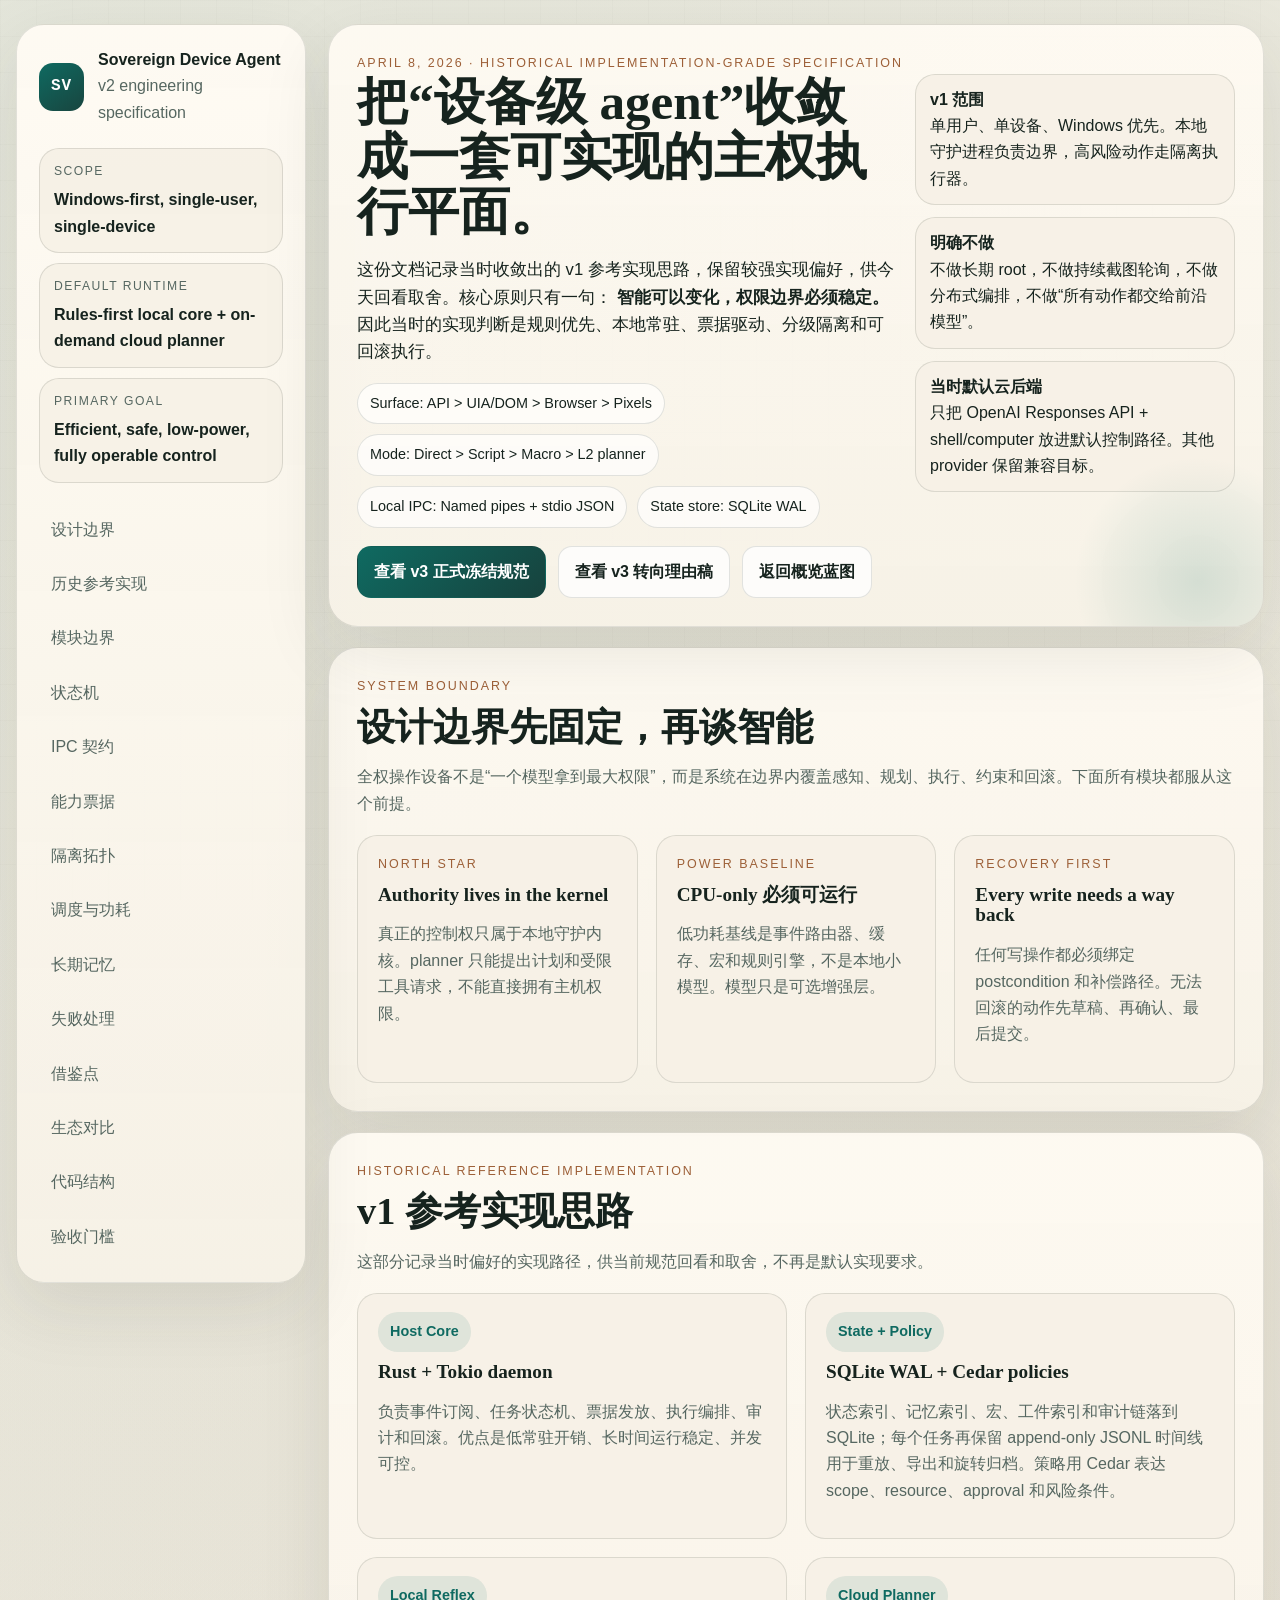
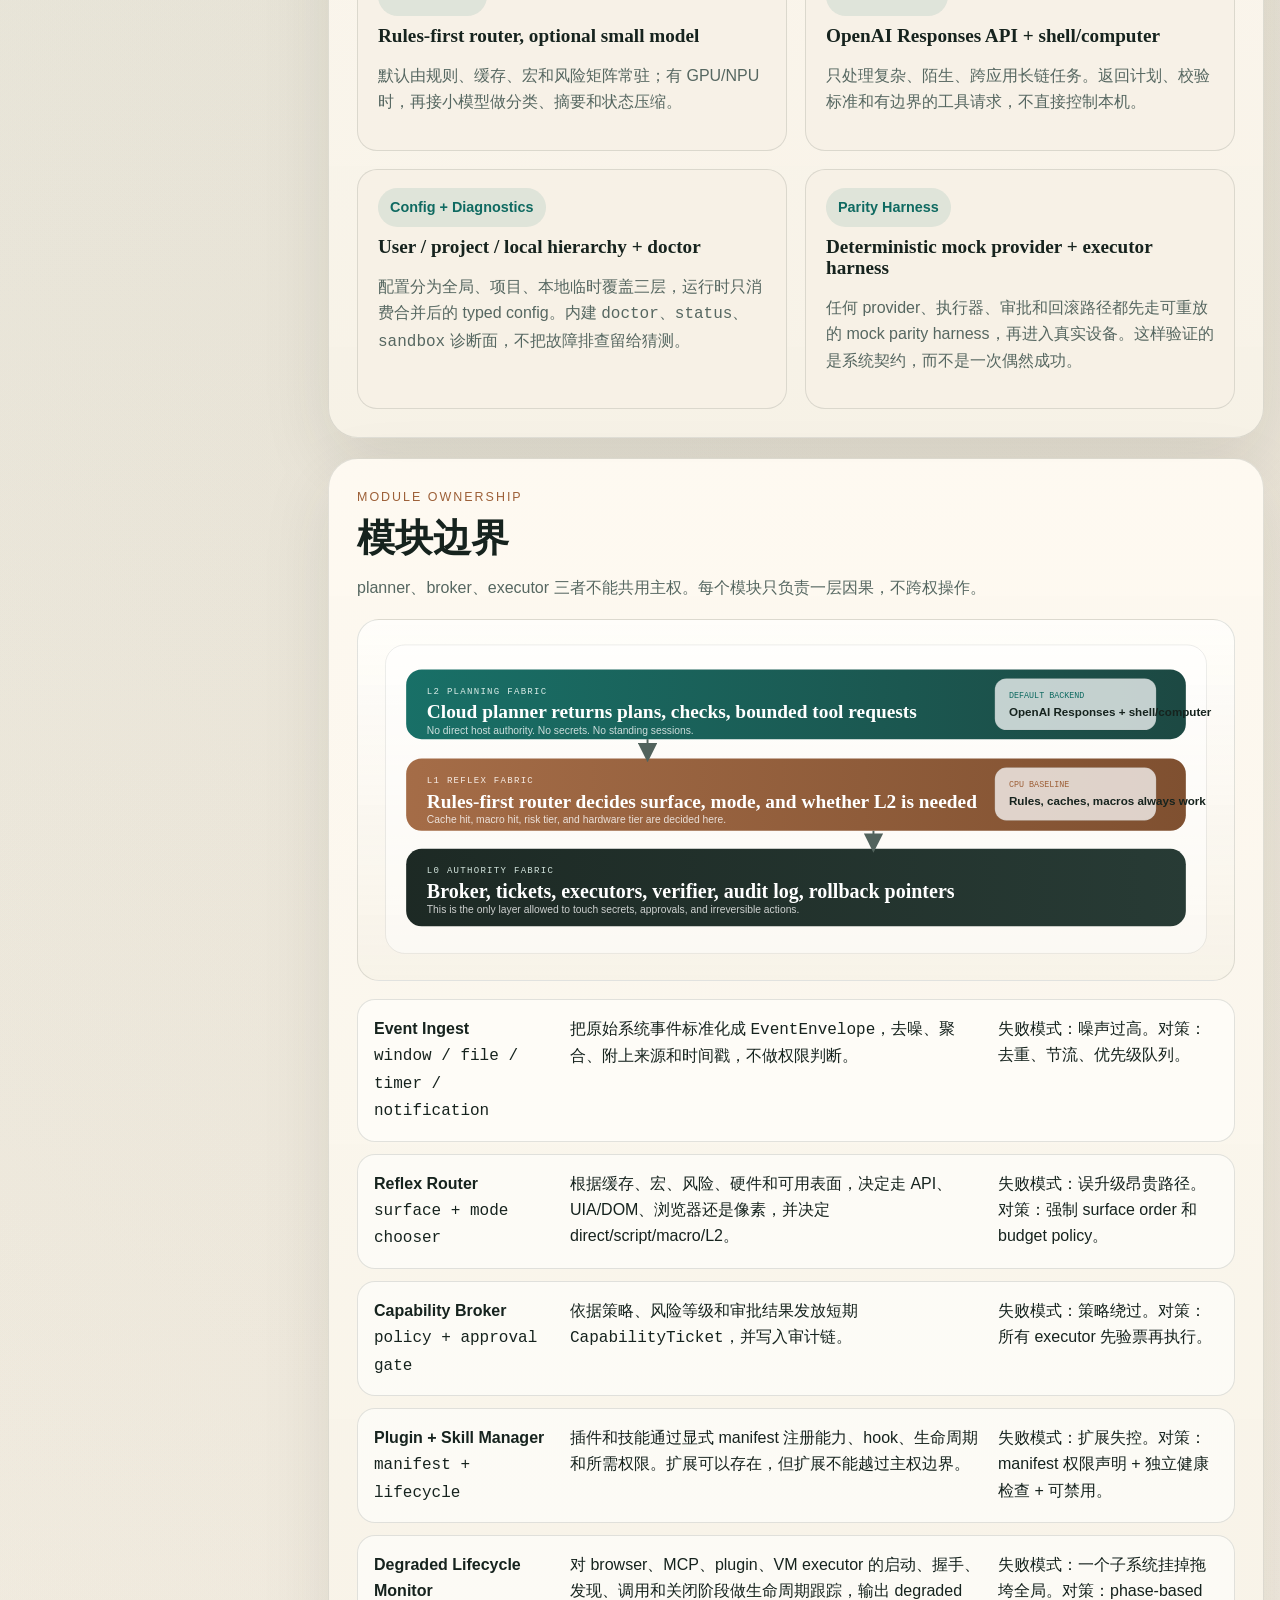
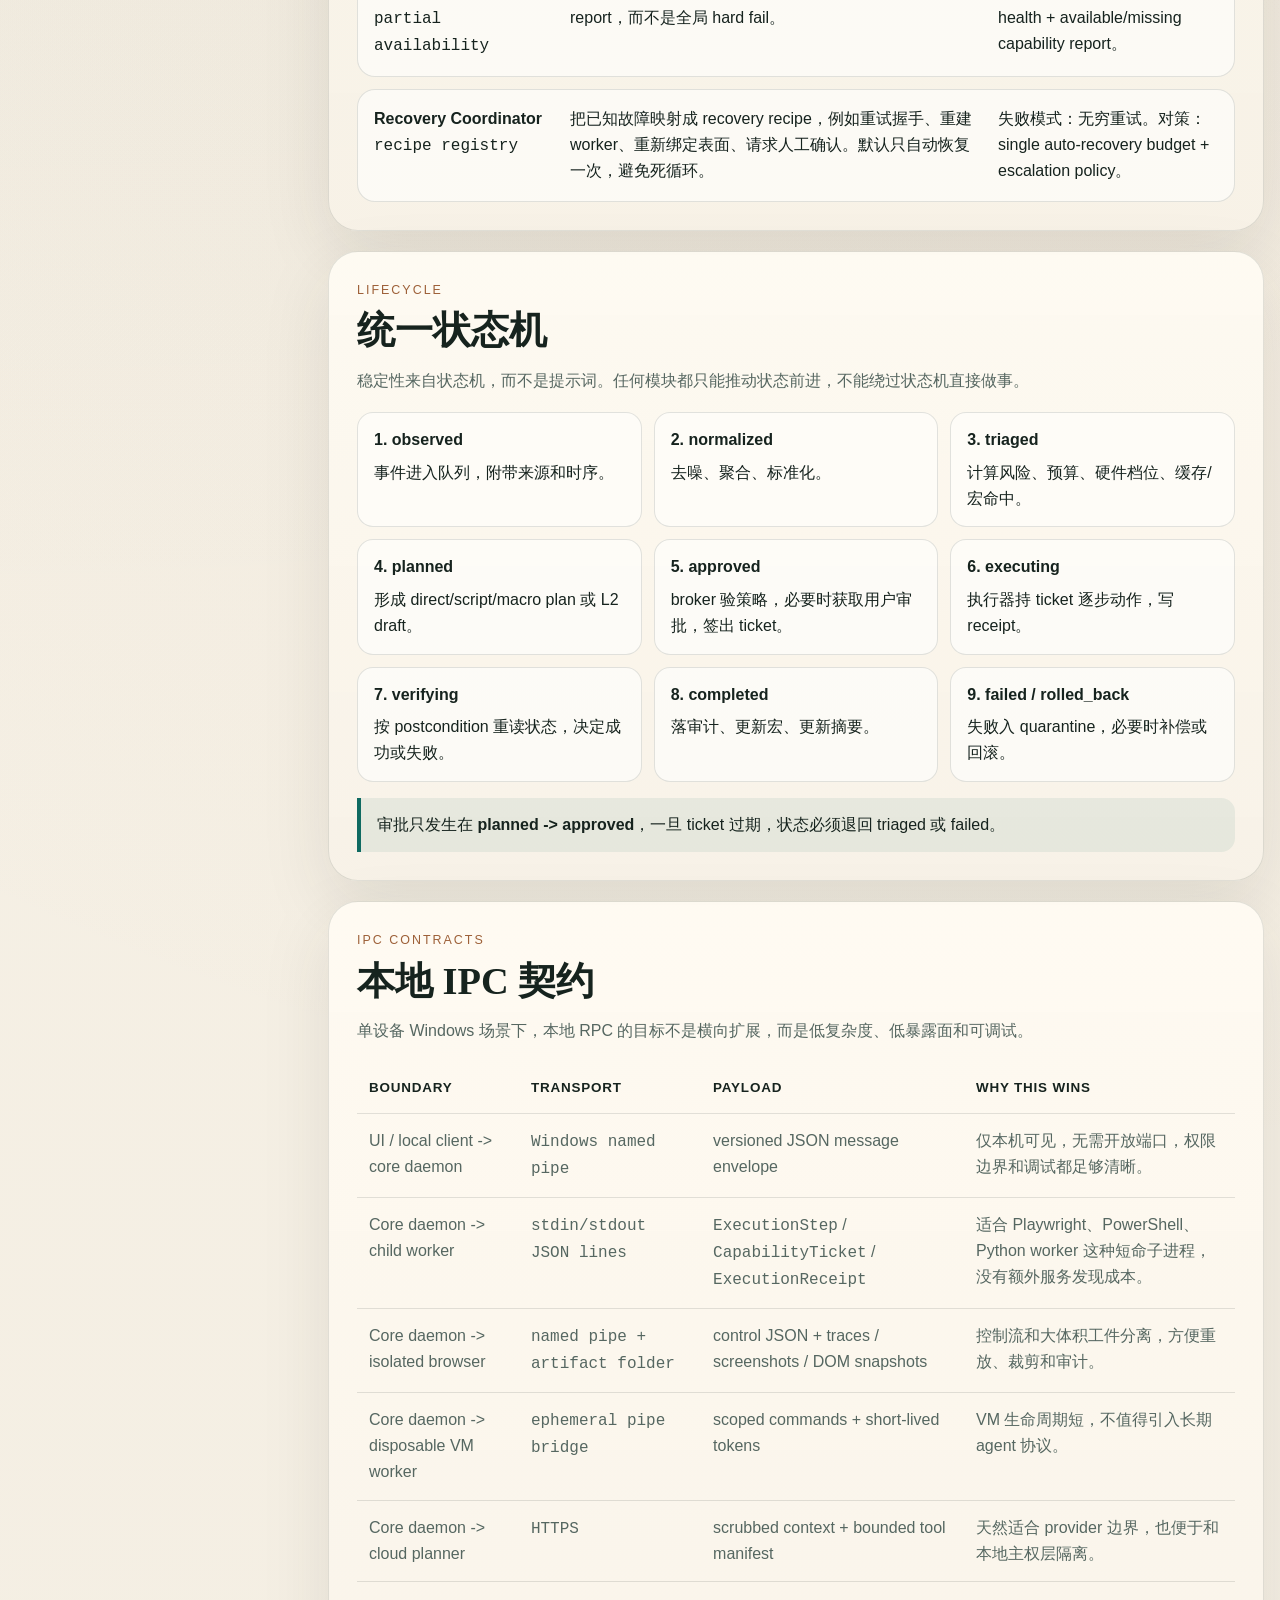
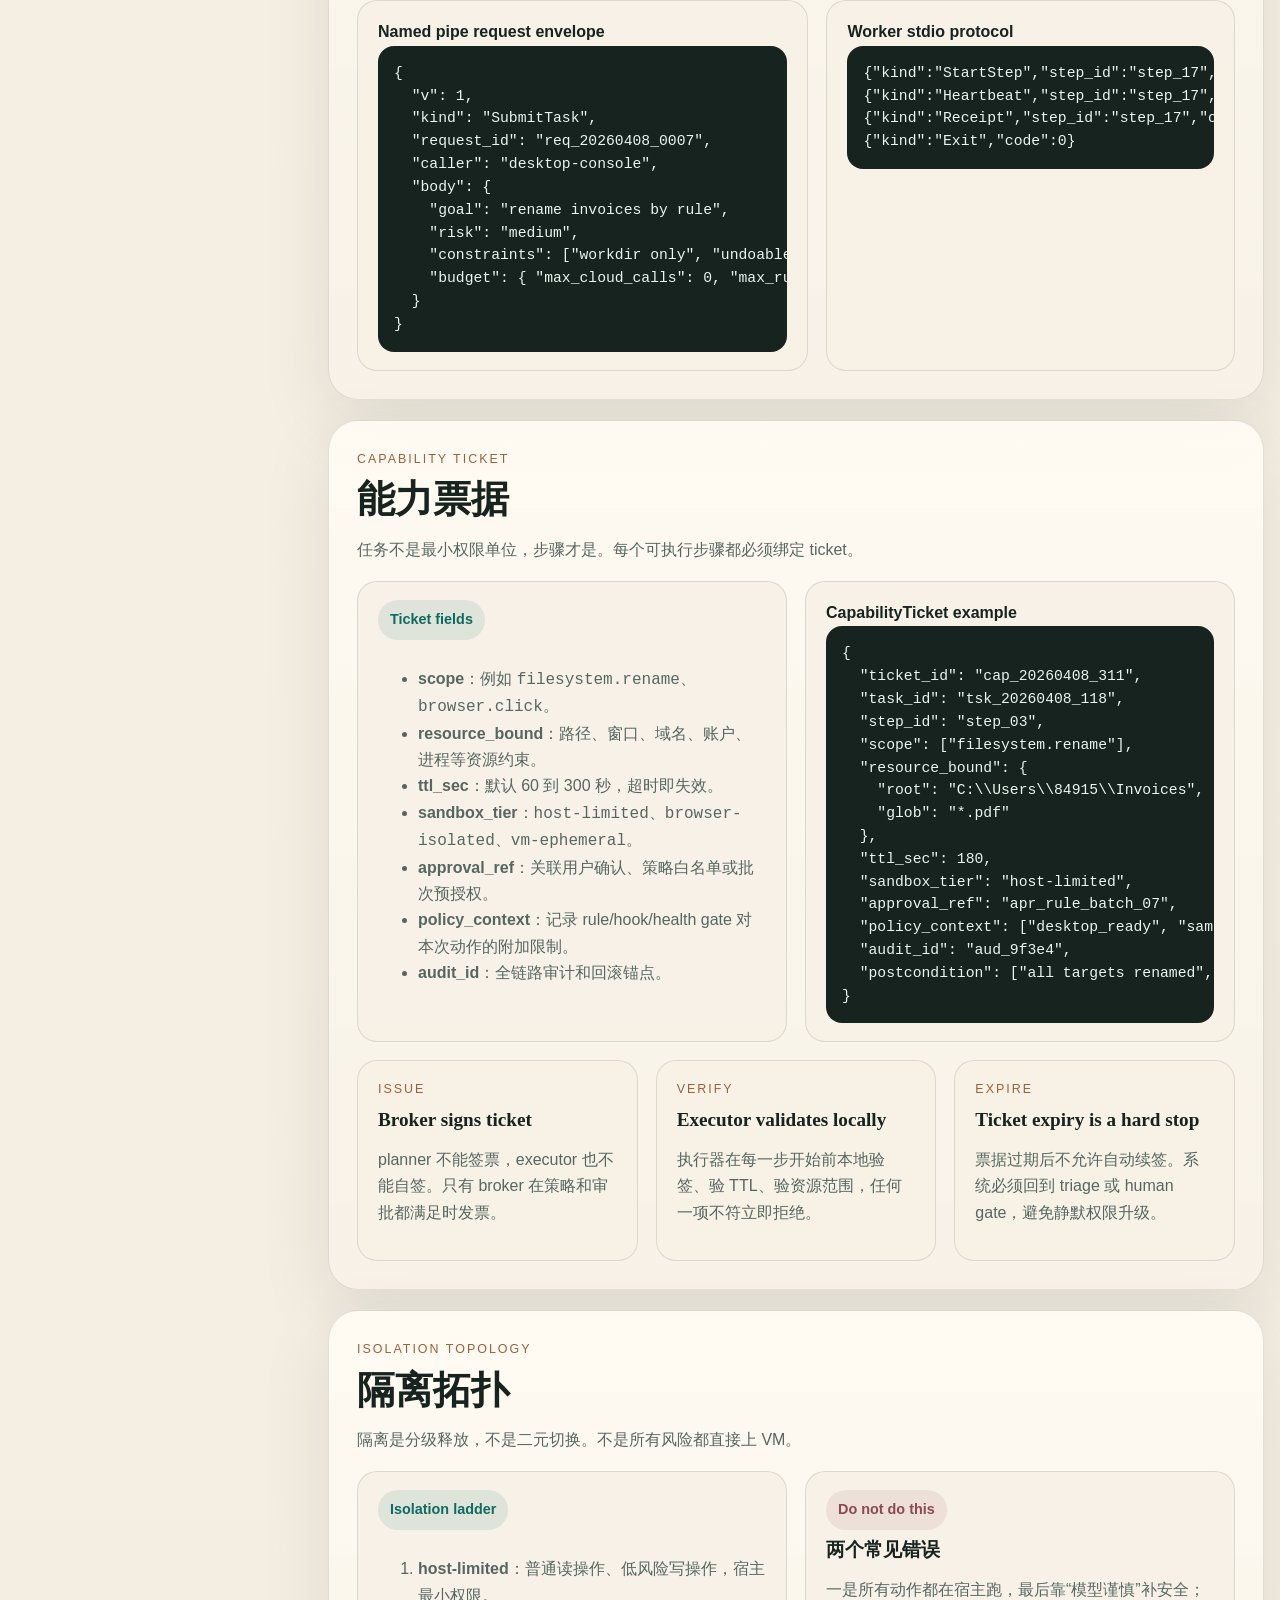
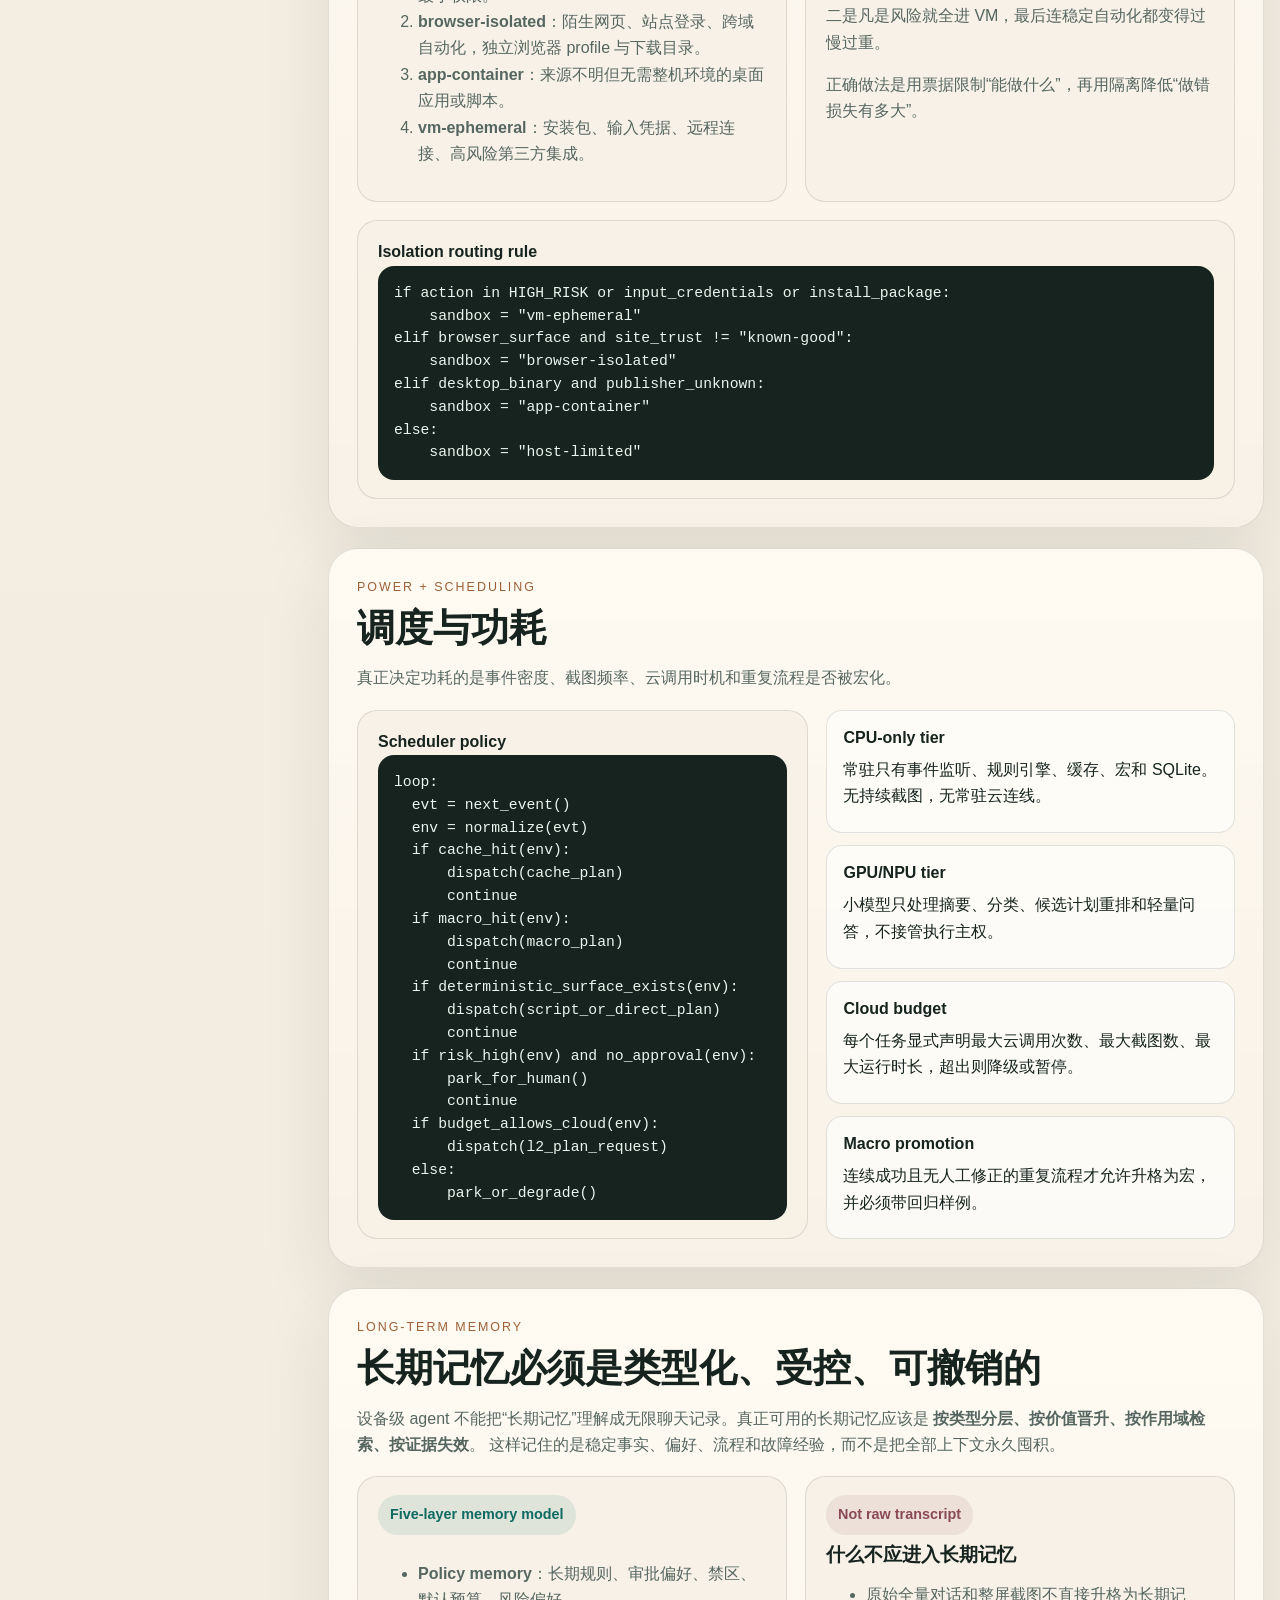
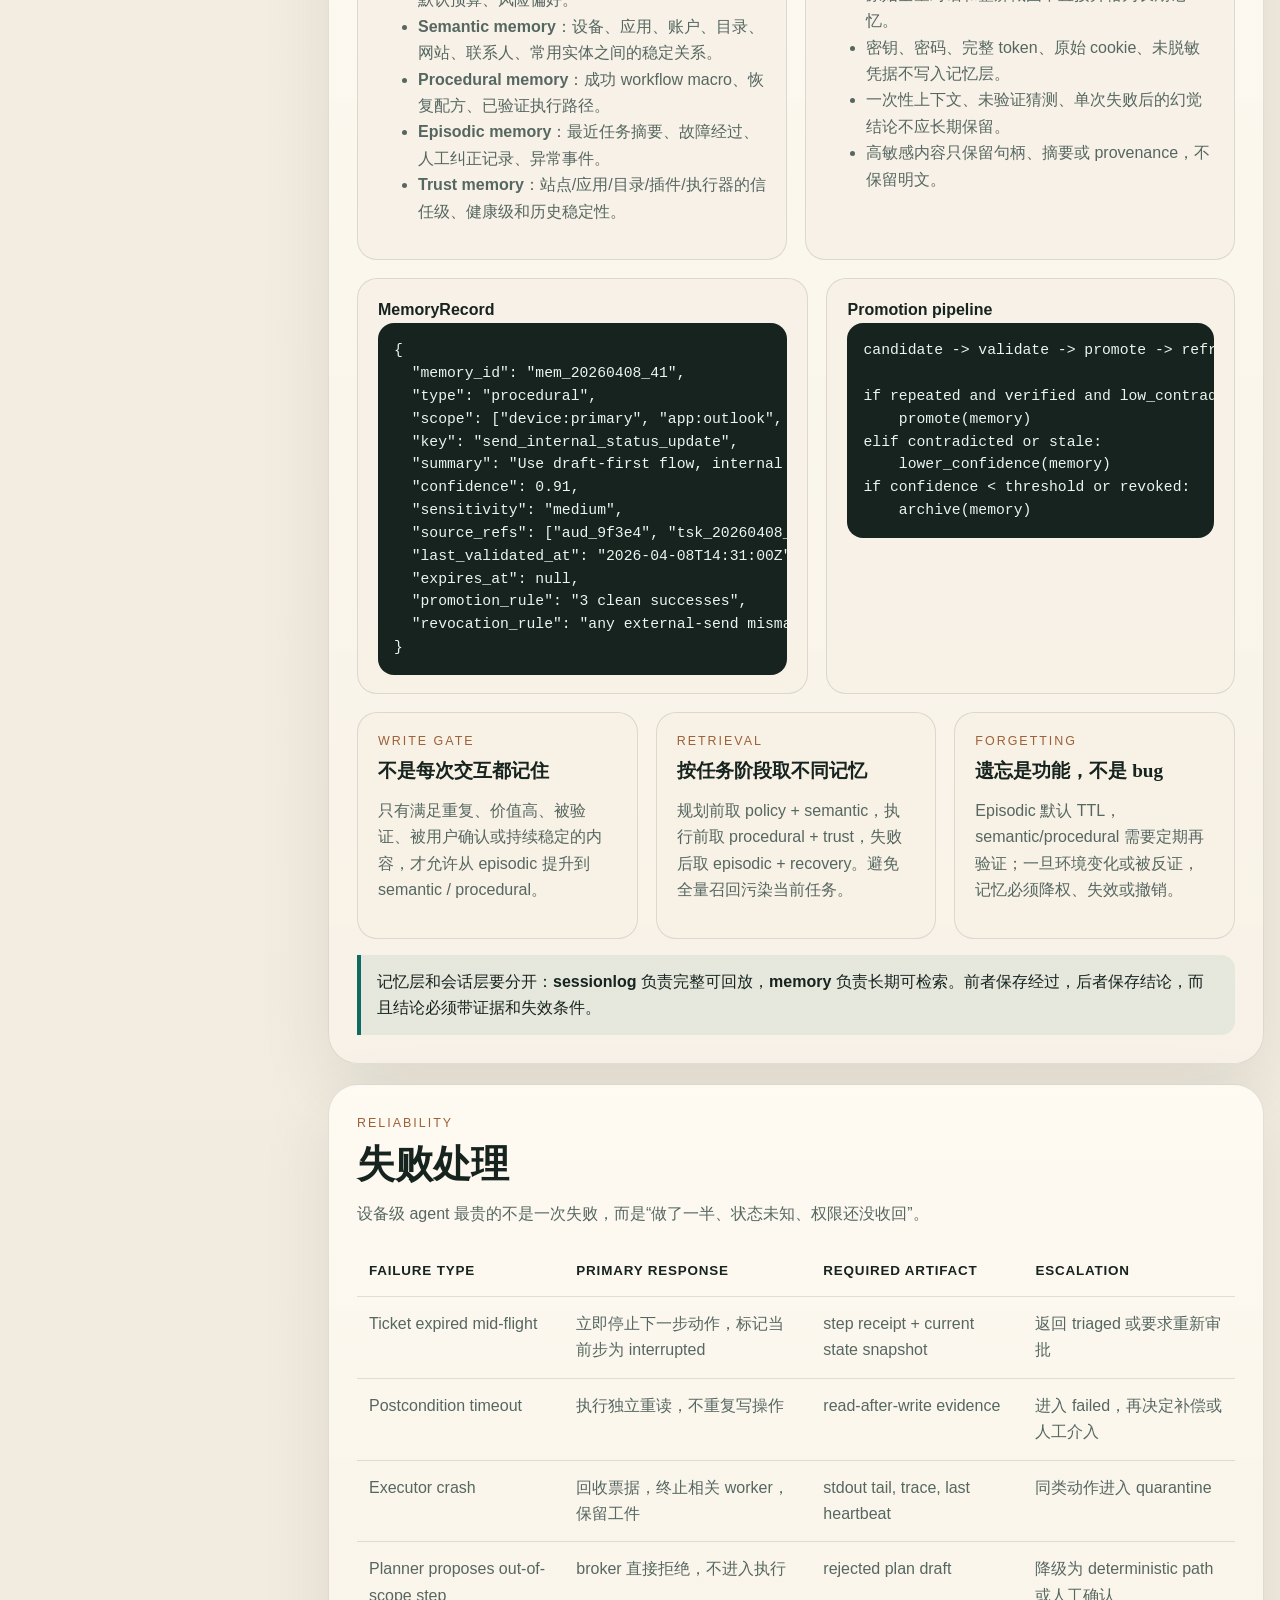
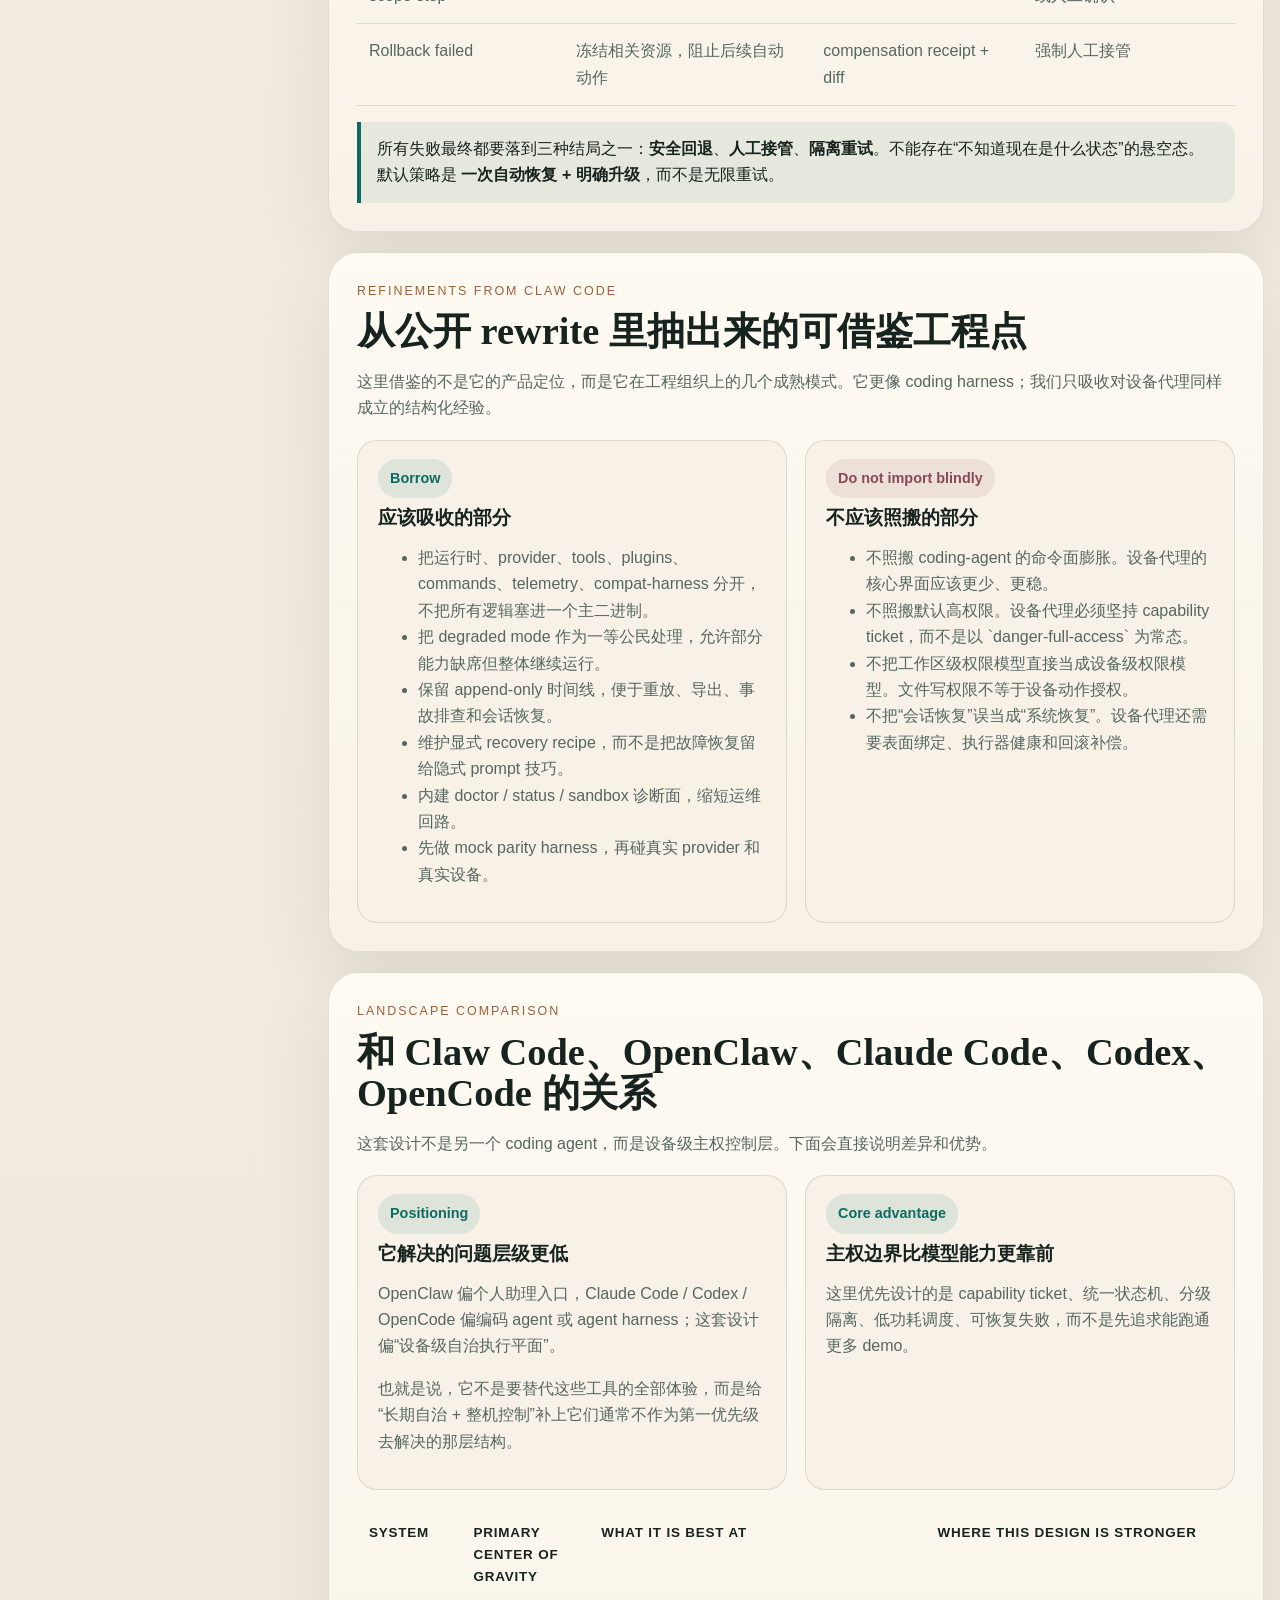
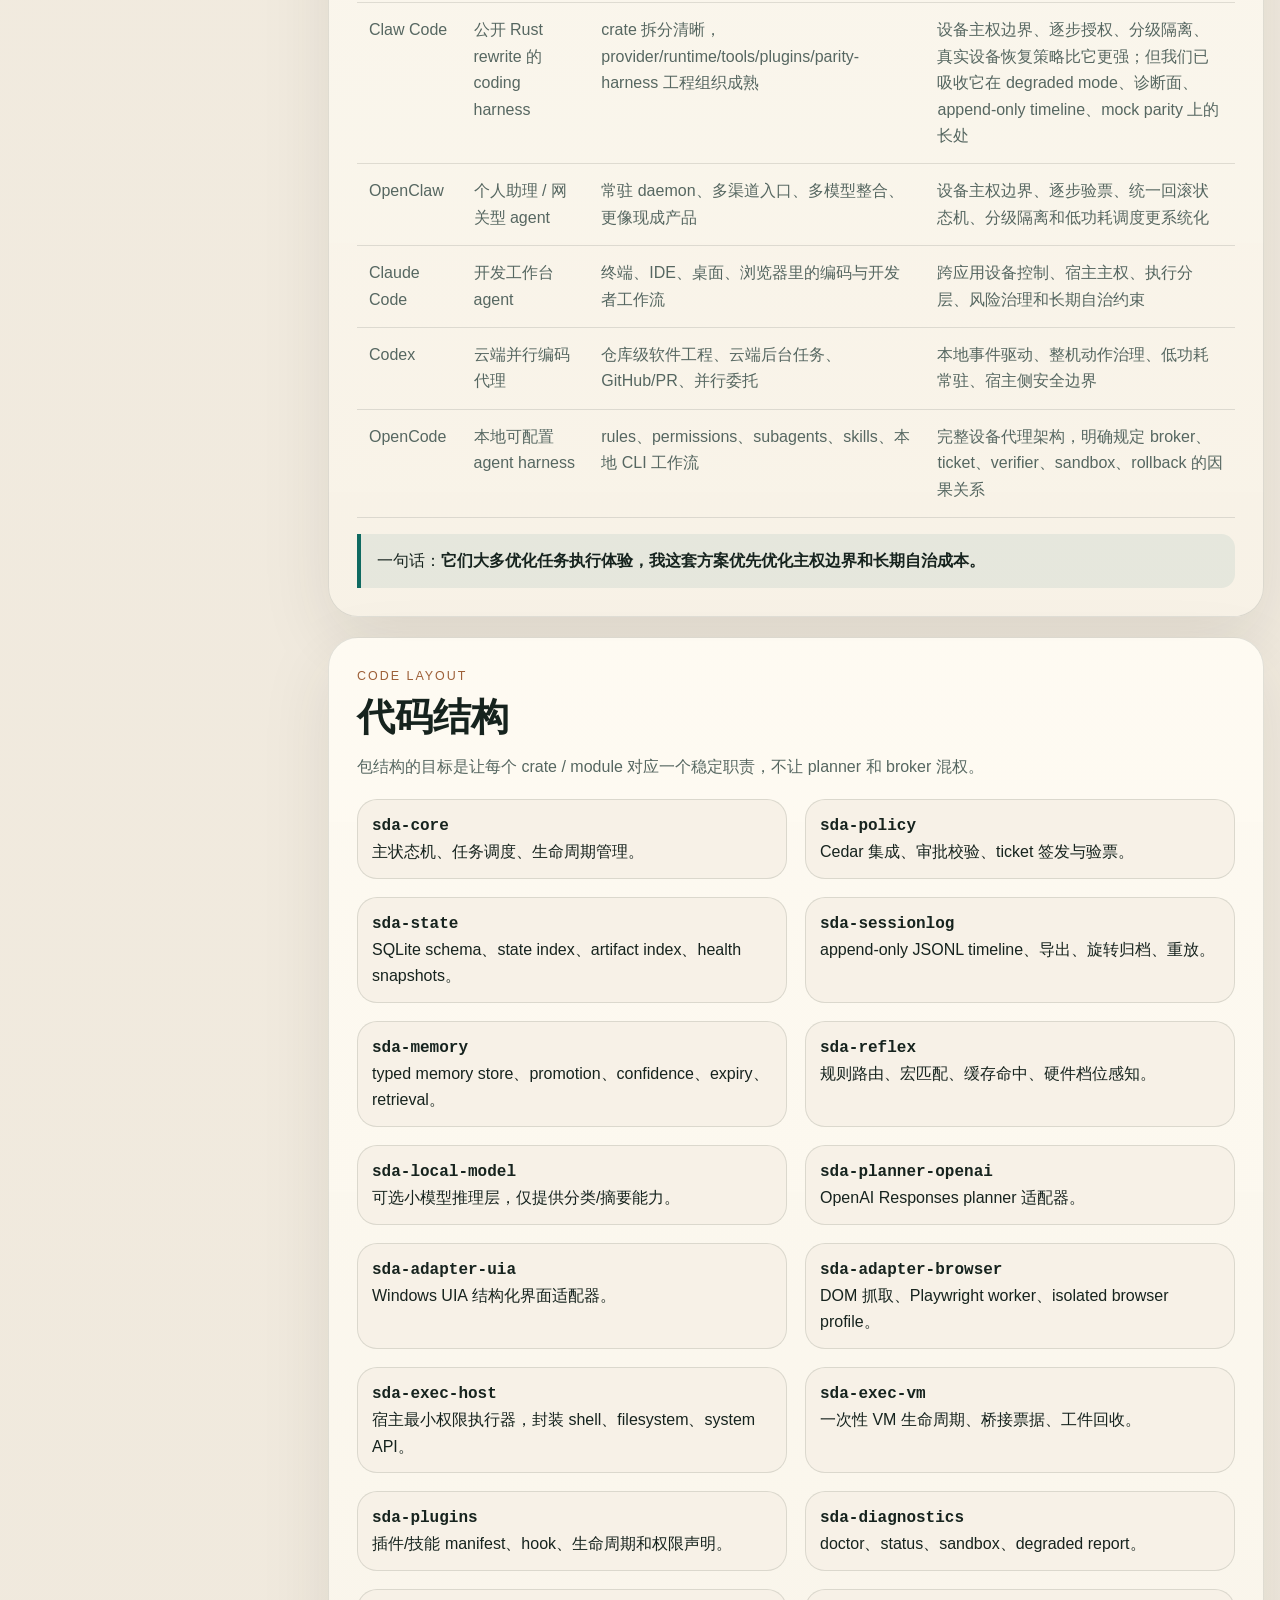
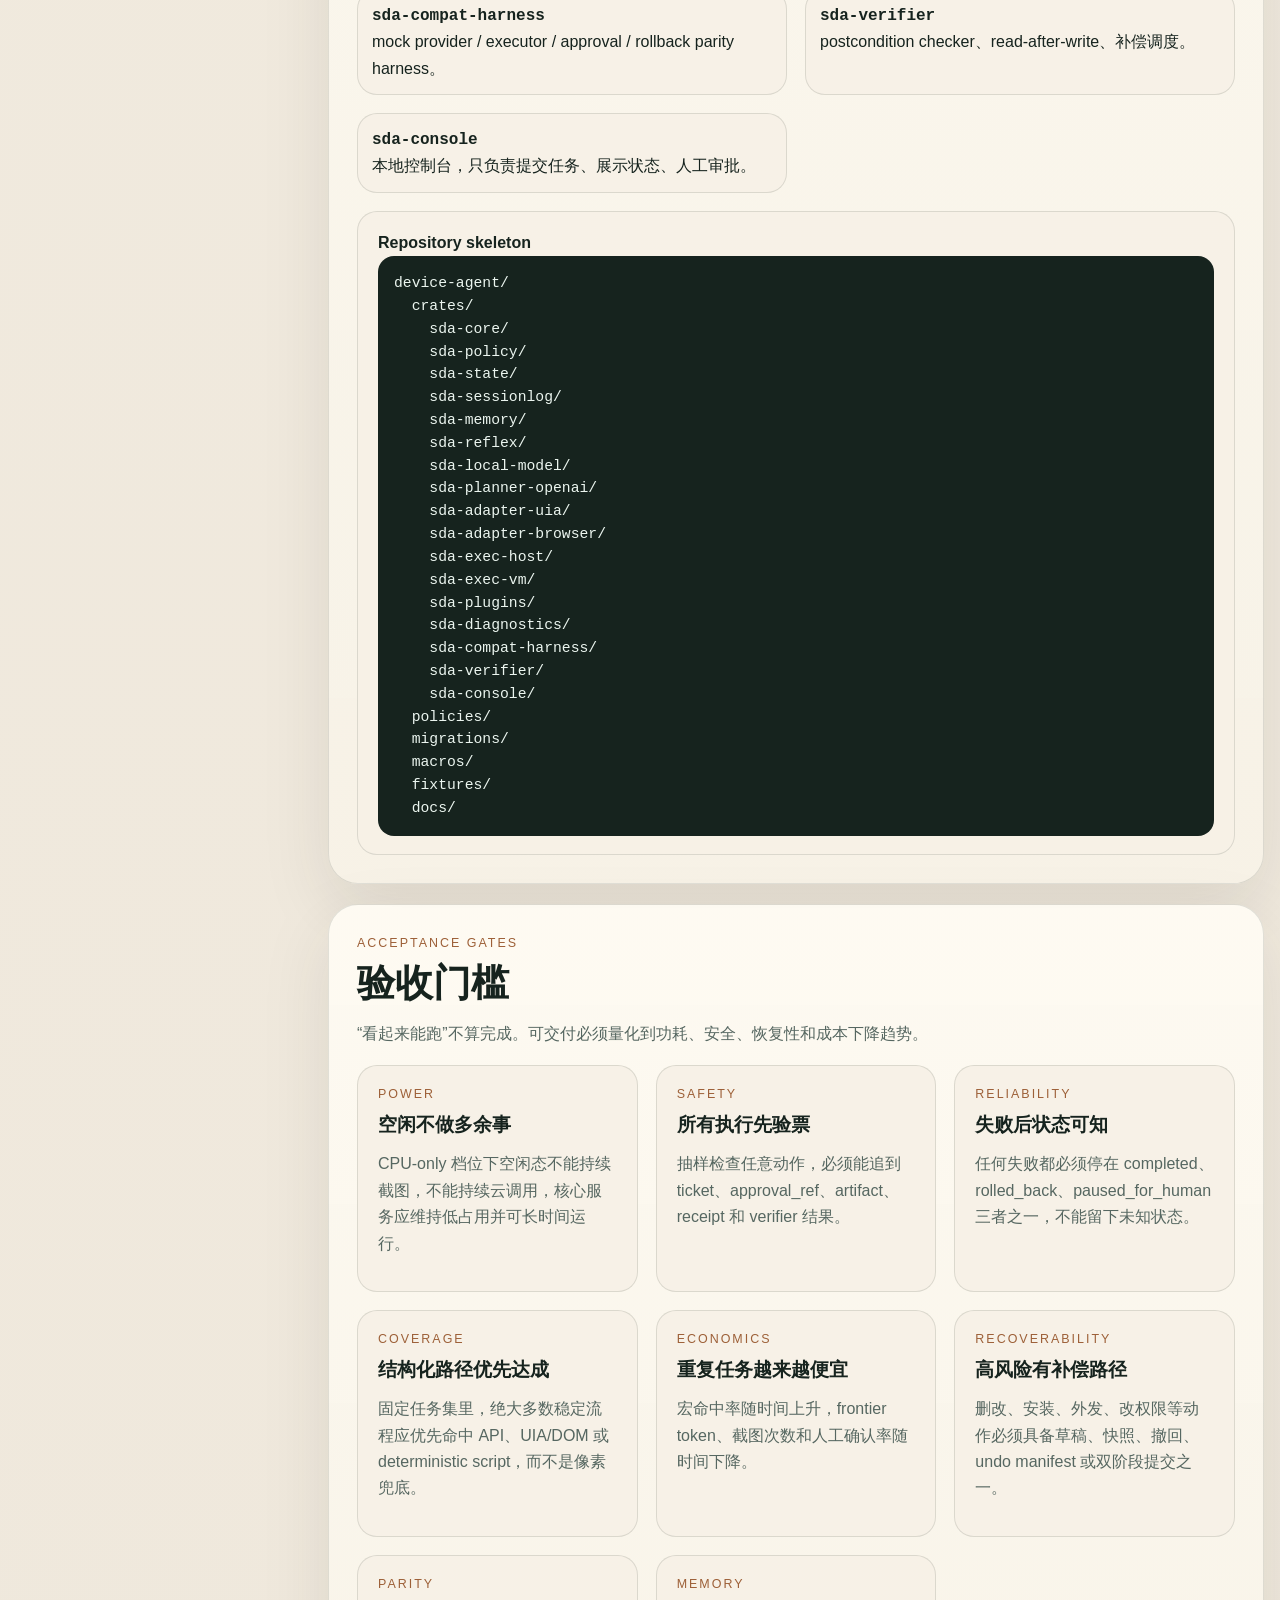
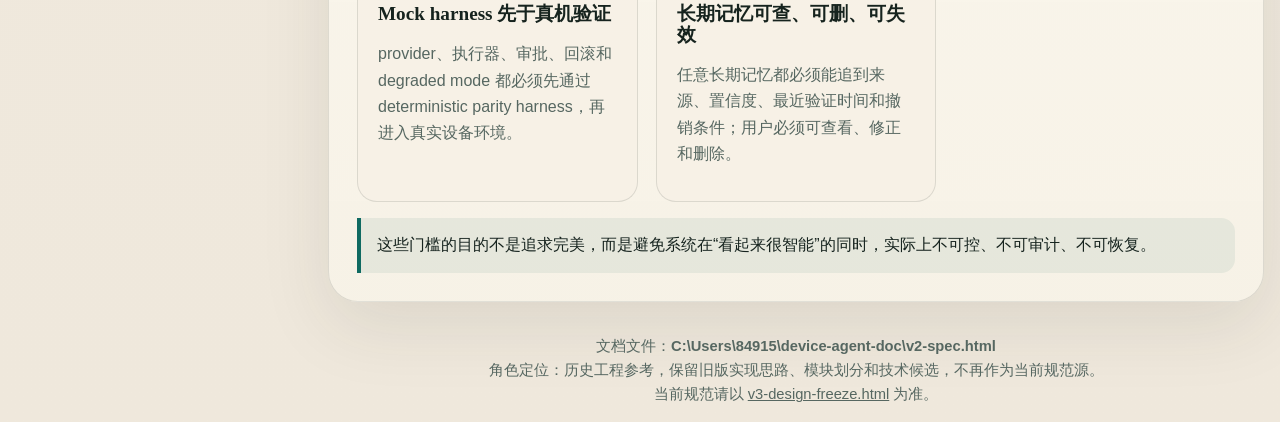
<file: v2-spec.html>
<!DOCTYPE html>
<html lang="zh-CN">
  <head>
    <meta charset="UTF-8" />
    <meta name="viewport" content="width=device-width, initial-scale=1.0" />
    <title>Sovereign Device Agent v2 Spec</title>
    <style>
      :root {
        --bg: #efe8dc;
        --paper: rgba(255, 251, 243, 0.92);
        --panel: rgba(247, 241, 230, 0.92);
        --ink: #16231e;
        --muted: #566761;
        --line: rgba(22, 35, 30, 0.12);
        --teal: #0f6a61;
        --copper: #9d6038;
        --rose: #8a4956;
        --olive: #66774d;
        --shadow: 0 24px 70px rgba(45, 45, 38, 0.1);
        --radius-xl: 28px;
        --radius-lg: 20px;
        --radius-md: 14px;
        --max: 1380px;
      }

      * {
        box-sizing: border-box;
      }

      html {
        scroll-behavior: smooth;
      }

      body {
        margin: 0;
        color: var(--ink);
        font-family: "Segoe UI", "PingFang SC", "Microsoft YaHei", sans-serif;
        line-height: 1.65;
        background:
          radial-gradient(circle at top left, rgba(15, 106, 97, 0.08), transparent 26%),
          radial-gradient(circle at 85% 12%, rgba(157, 96, 56, 0.08), transparent 20%),
          linear-gradient(180deg, #f7f2e7 0%, var(--bg) 100%);
      }

      body::before {
        content: "";
        position: fixed;
        inset: 0;
        background-image:
          linear-gradient(rgba(22, 35, 30, 0.03) 1px, transparent 1px),
          linear-gradient(90deg, rgba(22, 35, 30, 0.03) 1px, transparent 1px);
        background-size: 36px 36px;
        opacity: 0.45;
        pointer-events: none;
      }

      a {
        color: inherit;
      }

      h1,
      h2,
      h3 {
        font-family: Georgia, "Times New Roman", serif;
        line-height: 1.08;
        margin: 0 0 12px;
      }

      h1 {
        font-size: clamp(2.2rem, 4vw, 4.3rem);
      }

      h2 {
        font-size: clamp(1.75rem, 3vw, 2.7rem);
      }

      h3 {
        font-size: 1.2rem;
      }

      .frame {
        width: min(calc(100% - 32px), var(--max));
        margin: 24px auto 40px;
        display: grid;
        grid-template-columns: 290px minmax(0, 1fr);
        gap: 22px;
        position: relative;
        z-index: 1;
      }

      .sidebar {
        position: sticky;
        top: 18px;
        align-self: start;
        padding: 22px;
        border: 1px solid var(--line);
        border-radius: var(--radius-xl);
        background: linear-gradient(180deg, rgba(255, 251, 243, 0.96), rgba(247, 242, 231, 0.92));
        box-shadow: var(--shadow);
      }

      .brand {
        display: flex;
        gap: 14px;
        align-items: center;
        margin-bottom: 22px;
      }

      .brand-mark {
        width: 48px;
        height: 48px;
        border-radius: 14px;
        display: grid;
        place-items: center;
        color: #fff;
        background: linear-gradient(145deg, var(--teal), #18453f);
        font-family: Consolas, monospace;
        font-weight: 700;
        letter-spacing: 1px;
      }

      .brand strong,
      .meta-card strong {
        display: block;
      }

      .brand span,
      .meta-card span,
      .section-head p,
      .panel p,
      .card p,
      li,
      td {
        color: var(--muted);
      }

      .meta {
        display: grid;
        gap: 10px;
        margin-bottom: 24px;
      }

      .meta-card,
      .panel,
      .card,
      .code-card,
      .mini {
        border: 1px solid var(--line);
        border-radius: var(--radius-lg);
        background: var(--panel);
      }

      .meta-card,
      .mini {
        padding: 12px 14px;
      }

      .meta-card span {
        display: block;
        text-transform: uppercase;
        letter-spacing: 0.12em;
        font-size: 0.76rem;
        margin-bottom: 6px;
      }

      .toc {
        display: grid;
        gap: 8px;
      }

      .toc a {
        text-decoration: none;
        color: var(--muted);
        padding: 10px 12px;
        border-radius: 12px;
      }

      .toc a:hover {
        color: var(--ink);
        background: rgba(255, 255, 255, 0.58);
        border: 1px solid var(--line);
      }

      .content {
        display: grid;
        gap: 20px;
      }

      .hero,
      .section {
        padding: 28px;
        border-radius: 30px;
        border: 1px solid var(--line);
        background: linear-gradient(180deg, var(--paper), rgba(247, 242, 231, 0.94));
        box-shadow: var(--shadow);
        overflow: hidden;
      }

      .hero {
        position: relative;
      }

      .hero::after {
        content: "";
        position: absolute;
        right: -60px;
        bottom: -80px;
        width: 250px;
        height: 250px;
        background: radial-gradient(circle, rgba(15, 106, 97, 0.15), transparent 70%);
      }

      .eyebrow,
      .tag,
      .kicker {
        color: var(--copper);
        text-transform: uppercase;
        letter-spacing: 0.16em;
        font-size: 0.78rem;
      }

      .tag,
      .kicker {
        display: block;
        margin-bottom: 10px;
      }

      .hero-grid,
      .grid-2,
      .grid-3,
      .split,
      .pkg-grid {
        display: grid;
        gap: 18px;
      }

      .hero-grid {
        grid-template-columns: minmax(0, 1.3fr) minmax(320px, 0.7fr);
        align-items: start;
      }

      .grid-2 {
        grid-template-columns: repeat(2, minmax(0, 1fr));
      }

      .grid-3 {
        grid-template-columns: repeat(3, minmax(0, 1fr));
      }

      .split {
        grid-template-columns: minmax(0, 1.05fr) minmax(320px, 0.95fr);
      }

      .pkg-grid {
        grid-template-columns: repeat(2, minmax(0, 1fr));
      }

      .panel,
      .card,
      .code-card {
        padding: 18px 20px;
      }

      .hero p {
        max-width: 900px;
        font-size: 1.04rem;
      }

      .badge-row,
      .pill-row {
        display: flex;
        flex-wrap: wrap;
        gap: 10px;
      }

      .badge,
      .pill,
      .decision,
      .warning {
        display: inline-flex;
        align-items: center;
        padding: 8px 12px;
        border-radius: 999px;
        font-size: 0.9rem;
      }

      .badge,
      .pill {
        background: rgba(255, 255, 255, 0.66);
        border: 1px solid var(--line);
      }

      .decision {
        background: rgba(15, 106, 97, 0.1);
        color: var(--teal);
        font-weight: 700;
        margin-bottom: 10px;
      }

      .warning {
        background: rgba(138, 73, 86, 0.1);
        color: var(--rose);
        font-weight: 700;
        margin-bottom: 10px;
      }

      .cta-row {
        display: flex;
        flex-wrap: wrap;
        gap: 12px;
        margin-top: 18px;
      }

      .cta {
        display: inline-flex;
        align-items: center;
        gap: 8px;
        padding: 12px 16px;
        border-radius: 14px;
        text-decoration: none;
        border: 1px solid var(--line);
        background: rgba(255, 255, 255, 0.78);
        font-weight: 600;
      }

      .cta.primary {
        background: linear-gradient(135deg, var(--teal), #17423d);
        color: #fff;
        border-color: transparent;
      }

      .section-head {
        margin-bottom: 18px;
      }

      .topology {
        width: 100%;
        overflow: auto;
        border-radius: 22px;
        border: 1px solid var(--line);
        background: linear-gradient(180deg, rgba(255, 255, 255, 0.68), rgba(247, 242, 231, 0.82));
        padding: 12px;
      }

      svg {
        width: 100%;
        height: auto;
        display: block;
      }

      .module-grid,
      .checklist,
      .state-strip,
      .comparison-list {
        display: grid;
        gap: 12px;
      }

      .module {
        display: grid;
        grid-template-columns: 180px minmax(0, 1fr) 220px;
        gap: 16px;
        padding: 16px;
        border-radius: 18px;
        border: 1px solid var(--line);
        background: rgba(255, 255, 255, 0.56);
      }

      .state-strip {
        grid-template-columns: repeat(3, minmax(0, 1fr));
      }

      .state,
      .check {
        padding: 14px 16px;
        border-radius: 16px;
        border: 1px solid var(--line);
        background: rgba(255, 255, 255, 0.56);
      }

      .state strong,
      .check strong {
        display: block;
        margin-bottom: 6px;
      }

      pre,
      .mono {
        font-family: Consolas, "SFMono-Regular", monospace;
      }

      pre {
        margin: 0;
        overflow: auto;
        padding: 16px;
        border-radius: 16px;
        background: #16231e;
        color: #ebf5ef;
        font-size: 0.92rem;
        line-height: 1.55;
      }

      table {
        width: 100%;
        border-collapse: collapse;
      }

      th,
      td {
        padding: 14px 12px;
        border-bottom: 1px solid var(--line);
        text-align: left;
        vertical-align: top;
      }

      th {
        font-size: 0.84rem;
        text-transform: uppercase;
        letter-spacing: 0.06em;
      }

      .flow-note {
        margin-top: 16px;
        padding: 14px 16px;
        border-left: 4px solid var(--teal);
        border-radius: 0 14px 14px 0;
        background: rgba(15, 106, 97, 0.08);
      }

      footer {
        padding: 12px 6px 2px;
        text-align: center;
        color: var(--muted);
        font-size: 0.92rem;
      }

      @media (max-width: 1160px) {
        .frame {
          grid-template-columns: 1fr;
        }

        .sidebar {
          position: static;
        }
      }

      @media (max-width: 920px) {
        .hero-grid,
        .grid-2,
        .grid-3,
        .split,
        .pkg-grid,
        .module,
        .state-strip {
          grid-template-columns: 1fr;
        }

        .hero,
        .section {
          padding: 20px;
        }
      }
    </style>
  </head>
  <body>
    <div class="frame">
      <aside class="sidebar">
        <div class="brand">
          <div class="brand-mark">SV</div>
          <div>
            <strong>Sovereign Device Agent</strong>
            <span>v2 engineering specification</span>
          </div>
        </div>

        <div class="meta">
          <div class="meta-card">
            <span>Scope</span>
            <strong>Windows-first, single-user, single-device</strong>
          </div>
          <div class="meta-card">
            <span>Default Runtime</span>
            <strong>Rules-first local core + on-demand cloud planner</strong>
          </div>
          <div class="meta-card">
            <span>Primary Goal</span>
            <strong>Efficient, safe, low-power, fully operable control</strong>
          </div>
        </div>

        <nav class="toc">
          <a href="#north-star">设计边界</a>
          <a href="#reference-stack">历史参考实现</a>
          <a href="#module-map">模块边界</a>
          <a href="#state-machine">状态机</a>
          <a href="#ipc">IPC 契约</a>
          <a href="#ticket">能力票据</a>
          <a href="#sandbox">隔离拓扑</a>
          <a href="#scheduler">调度与功耗</a>
          <a href="#memory">长期记忆</a>
          <a href="#reliability">失败处理</a>
          <a href="#refinements">借鉴点</a>
          <a href="#comparison">生态对比</a>
          <a href="#packages">代码结构</a>
          <a href="#acceptance">验收门槛</a>
        </nav>
      </aside>

      <main class="content">
        <section class="hero">
          <div class="eyebrow">April 8, 2026 · historical implementation-grade specification</div>
          <div class="hero-grid">
            <div>
              <h1>把“设备级 agent”收敛成一套可实现的主权执行平面。</h1>
              <p>
                这份文档记录当时收敛出的 v1 参考实现思路，保留较强实现偏好，供今天回看取舍。核心原则只有一句：
                <strong>智能可以变化，权限边界必须稳定。</strong>
                因此当时的实现判断是规则优先、本地常驻、票据驱动、分级隔离和可回滚执行。
              </p>
              <div class="badge-row">
                <div class="badge">Surface: API &gt; UIA/DOM &gt; Browser &gt; Pixels</div>
                <div class="badge">Mode: Direct &gt; Script &gt; Macro &gt; L2 planner</div>
                <div class="badge">Local IPC: Named pipes + stdio JSON</div>
                <div class="badge">State store: SQLite WAL</div>
              </div>
              <div class="cta-row">
                <a class="cta primary" href="v3-design-freeze.html">查看 v3 正式冻结规范</a>
                <a class="cta" href="v3-direction.html">查看 v3 转向理由稿</a>
                <a class="cta" href="index.html">返回概览蓝图</a>
              </div>
            </div>
            <div class="comparison-list">
              <div class="mini"><strong>v1 范围</strong><br />单用户、单设备、Windows 优先。本地守护进程负责边界，高风险动作走隔离执行器。</div>
              <div class="mini"><strong>明确不做</strong><br />不做长期 root，不做持续截图轮询，不做分布式编排，不做“所有动作都交给前沿模型”。</div>
              <div class="mini"><strong>当时默认云后端</strong><br />只把 OpenAI Responses API + shell/computer 放进默认控制路径。其他 provider 保留兼容目标。</div>
            </div>
          </div>
        </section>

        <section class="section" id="north-star">
          <div class="section-head">
            <div class="tag">System Boundary</div>
            <h2>设计边界先固定，再谈智能</h2>
            <p>
              全权操作设备不是“一个模型拿到最大权限”，而是系统在边界内覆盖感知、规划、执行、约束和回滚。下面所有模块都服从这个前提。
            </p>
          </div>
          <div class="grid-3">
            <div class="card">
              <span class="kicker">North Star</span>
              <h3>Authority lives in the kernel</h3>
              <p>真正的控制权只属于本地守护内核。planner 只能提出计划和受限工具请求，不能直接拥有主机权限。</p>
            </div>
            <div class="card">
              <span class="kicker">Power Baseline</span>
              <h3>CPU-only 必须可运行</h3>
              <p>低功耗基线是事件路由器、缓存、宏和规则引擎，不是本地小模型。模型只是可选增强层。</p>
            </div>
            <div class="card">
              <span class="kicker">Recovery First</span>
              <h3>Every write needs a way back</h3>
              <p>任何写操作都必须绑定 postcondition 和补偿路径。无法回滚的动作先草稿、再确认、最后提交。</p>
            </div>
          </div>
        </section>

        <section class="section" id="reference-stack">
          <div class="section-head">
            <div class="tag">Historical Reference Implementation</div>
            <h2>v1 参考实现思路</h2>
            <p>这部分记录当时偏好的实现路径，供当前规范回看和取舍，不再是默认实现要求。</p>
          </div>
          <div class="grid-2">
            <div class="panel">
              <div class="decision">Host Core</div>
              <h3>Rust + Tokio daemon</h3>
              <p>负责事件订阅、任务状态机、票据发放、执行编排、审计和回滚。优点是低常驻开销、长时间运行稳定、并发可控。</p>
            </div>
            <div class="panel">
              <div class="decision">State + Policy</div>
              <h3>SQLite WAL + Cedar policies</h3>
              <p>状态索引、记忆索引、宏、工件索引和审计链落到 SQLite；每个任务再保留 append-only JSONL 时间线用于重放、导出和旋转归档。策略用 Cedar 表达 scope、resource、approval 和风险条件。</p>
            </div>
            <div class="panel">
              <div class="decision">Local Reflex</div>
              <h3>Rules-first router, optional small model</h3>
              <p>默认由规则、缓存、宏和风险矩阵常驻；有 GPU/NPU 时，再接小模型做分类、摘要和状态压缩。</p>
            </div>
            <div class="panel">
              <div class="decision">Cloud Planner</div>
              <h3>OpenAI Responses API + shell/computer</h3>
              <p>只处理复杂、陌生、跨应用长链任务。返回计划、校验标准和有边界的工具请求，不直接控制本机。</p>
            </div>
            <div class="panel">
              <div class="decision">Config + Diagnostics</div>
              <h3>User / project / local hierarchy + doctor</h3>
              <p>配置分为全局、项目、本地临时覆盖三层，运行时只消费合并后的 typed config。内建 <span class="mono">doctor</span>、<span class="mono">status</span>、<span class="mono">sandbox</span> 诊断面，不把故障排查留给猜测。</p>
            </div>
            <div class="panel">
              <div class="decision">Parity Harness</div>
              <h3>Deterministic mock provider + executor harness</h3>
              <p>任何 provider、执行器、审批和回滚路径都先走可重放的 mock parity harness，再进入真实设备。这样验证的是系统契约，而不是一次偶然成功。</p>
            </div>
          </div>
        </section>

        <section class="section" id="module-map">
          <div class="section-head">
            <div class="tag">Module Ownership</div>
            <h2>模块边界</h2>
            <p>planner、broker、executor 三者不能共用主权。每个模块只负责一层因果，不跨权操作。</p>
          </div>

          <div class="topology">
            <svg viewBox="0 0 1320 520" width="100%" role="img" aria-label="Sovereign device agent topology">
              <defs>
                <linearGradient id="g1" x1="0" x2="1">
                  <stop offset="0%" stop-color="#0f6a61" stop-opacity="0.96" />
                  <stop offset="100%" stop-color="#18453f" stop-opacity="0.98" />
                </linearGradient>
                <linearGradient id="g2" x1="0" x2="1">
                  <stop offset="0%" stop-color="#9d6038" stop-opacity="0.92" />
                  <stop offset="100%" stop-color="#7a4928" stop-opacity="0.96" />
                </linearGradient>
                <linearGradient id="g3" x1="0" x2="1">
                  <stop offset="0%" stop-color="#16231e" stop-opacity="0.97" />
                  <stop offset="100%" stop-color="#21352f" stop-opacity="0.97" />
                </linearGradient>
                <marker id="arrow" markerWidth="10" markerHeight="10" refX="8" refY="5" orient="auto">
                  <path d="M0,0 L10,5 L0,10 z" fill="#52635d" />
                </marker>
              </defs>

              <rect x="24" y="20" width="1272" height="478" rx="30" fill="rgba(255,255,255,0.48)" stroke="rgba(22,35,30,0.12)" />
              <rect x="56" y="58" width="1208" height="108" rx="24" fill="url(#g1)" />
              <text x="88" y="96" fill="#d9ece7" font-family="Consolas, monospace" font-size="14" letter-spacing="2">L2 PLANNING FABRIC</text>
              <text x="88" y="134" fill="#ffffff" font-family="Georgia, serif" font-size="30" font-weight="700">Cloud planner returns plans, checks, bounded tool requests</text>
              <text x="88" y="158" fill="rgba(255,255,255,0.78)" font-family="Segoe UI, sans-serif" font-size="16">No direct host authority. No secrets. No standing sessions.</text>

              <rect x="56" y="196" width="1208" height="112" rx="24" fill="url(#g2)" />
              <text x="88" y="234" fill="#f7ece4" font-family="Consolas, monospace" font-size="14" letter-spacing="2">L1 REFLEX FABRIC</text>
              <text x="88" y="272" fill="#ffffff" font-family="Georgia, serif" font-size="30" font-weight="700">Rules-first router decides surface, mode, and whether L2 is needed</text>
              <text x="88" y="296" fill="rgba(255,255,255,0.8)" font-family="Segoe UI, sans-serif" font-size="16">Cache hit, macro hit, risk tier, and hardware tier are decided here.</text>

              <rect x="56" y="336" width="1208" height="120" rx="24" fill="url(#g3)" />
              <text x="88" y="374" fill="#d4e5de" font-family="Consolas, monospace" font-size="14" letter-spacing="2">L0 AUTHORITY FABRIC</text>
              <text x="88" y="412" fill="#ffffff" font-family="Georgia, serif" font-size="31" font-weight="700">Broker, tickets, executors, verifier, audit log, rollback pointers</text>
              <text x="88" y="436" fill="rgba(255,255,255,0.78)" font-family="Segoe UI, sans-serif" font-size="16">This is the only layer allowed to touch secrets, approvals, and irreversible actions.</text>

              <rect x="968" y="72" width="250" height="80" rx="18" fill="rgba(255,255,255,0.74)" stroke="rgba(22,35,30,0.12)" />
              <text x="990" y="102" fill="#0f6a61" font-family="Consolas, monospace" font-size="13">DEFAULT BACKEND</text>
              <text x="990" y="130" fill="#16231e" font-family="Segoe UI, sans-serif" font-size="18" font-weight="600">OpenAI Responses + shell/computer</text>

              <rect x="968" y="210" width="250" height="82" rx="18" fill="rgba(255,255,255,0.74)" stroke="rgba(22,35,30,0.12)" />
              <text x="990" y="240" fill="#9d6038" font-family="Consolas, monospace" font-size="13">CPU BASELINE</text>
              <text x="990" y="268" fill="#16231e" font-family="Segoe UI, sans-serif" font-size="18" font-weight="600">Rules, caches, macros always work</text>

              <line x1="430" y1="166" x2="430" y2="196" stroke="#52635d" stroke-width="3" marker-end="url(#arrow)" />
              <line x1="780" y1="308" x2="780" y2="336" stroke="#52635d" stroke-width="3" marker-end="url(#arrow)" />
            </svg>
          </div>

          <div class="module-grid" style="margin-top: 18px">
            <div class="module">
              <div><strong>Event Ingest</strong><br /><span class="mono">window / file / timer / notification</span></div>
              <div>把原始系统事件标准化成 <span class="mono">EventEnvelope</span>，去噪、聚合、附上来源和时间戳，不做权限判断。</div>
              <div>失败模式：噪声过高。对策：去重、节流、优先级队列。</div>
            </div>
            <div class="module">
              <div><strong>Reflex Router</strong><br /><span class="mono">surface + mode chooser</span></div>
              <div>根据缓存、宏、风险、硬件和可用表面，决定走 API、UIA/DOM、浏览器还是像素，并决定 direct/script/macro/L2。</div>
              <div>失败模式：误升级昂贵路径。对策：强制 surface order 和 budget policy。</div>
            </div>
            <div class="module">
              <div><strong>Capability Broker</strong><br /><span class="mono">policy + approval gate</span></div>
              <div>依据策略、风险等级和审批结果发放短期 <span class="mono">CapabilityTicket</span>，并写入审计链。</div>
              <div>失败模式：策略绕过。对策：所有 executor 先验票再执行。</div>
            </div>
            <div class="module">
              <div><strong>Plugin + Skill Manager</strong><br /><span class="mono">manifest + lifecycle</span></div>
              <div>插件和技能通过显式 manifest 注册能力、hook、生命周期和所需权限。扩展可以存在，但扩展不能越过主权边界。</div>
              <div>失败模式：扩展失控。对策：manifest 权限声明 + 独立健康检查 + 可禁用。</div>
            </div>
            <div class="module">
              <div><strong>Degraded Lifecycle Monitor</strong><br /><span class="mono">partial availability</span></div>
              <div>对 browser、MCP、plugin、VM executor 的启动、握手、发现、调用和关闭阶段做生命周期跟踪，输出 degraded report，而不是全局 hard fail。</div>
              <div>失败模式：一个子系统挂掉拖垮全局。对策：phase-based health + available/missing capability report。</div>
            </div>
            <div class="module">
              <div><strong>Recovery Coordinator</strong><br /><span class="mono">recipe registry</span></div>
              <div>把已知故障映射成 recovery recipe，例如重试握手、重建 worker、重新绑定表面、请求人工确认。默认只自动恢复一次，避免死循环。</div>
              <div>失败模式：无穷重试。对策：single auto-recovery budget + escalation policy。</div>
            </div>
          </div>
        </section>

        <section class="section" id="state-machine">
          <div class="section-head">
            <div class="tag">Lifecycle</div>
            <h2>统一状态机</h2>
            <p>稳定性来自状态机，而不是提示词。任何模块都只能推动状态前进，不能绕过状态机直接做事。</p>
          </div>
          <div class="state-strip">
            <div class="state"><strong>1. observed</strong>事件进入队列，附带来源和时序。</div>
            <div class="state"><strong>2. normalized</strong>去噪、聚合、标准化。</div>
            <div class="state"><strong>3. triaged</strong>计算风险、预算、硬件档位、缓存/宏命中。</div>
            <div class="state"><strong>4. planned</strong>形成 direct/script/macro plan 或 L2 draft。</div>
            <div class="state"><strong>5. approved</strong>broker 验策略，必要时获取用户审批，签出 ticket。</div>
            <div class="state"><strong>6. executing</strong>执行器持 ticket 逐步动作，写 receipt。</div>
            <div class="state"><strong>7. verifying</strong>按 postcondition 重读状态，决定成功或失败。</div>
            <div class="state"><strong>8. completed</strong>落审计、更新宏、更新摘要。</div>
            <div class="state"><strong>9. failed / rolled_back</strong>失败入 quarantine，必要时补偿或回滚。</div>
          </div>
          <div class="flow-note">
            审批只发生在 <strong>planned -&gt; approved</strong>，一旦 ticket 过期，状态必须退回 triaged 或 failed。
          </div>
        </section>

        <section class="section" id="ipc">
          <div class="section-head">
            <div class="tag">IPC Contracts</div>
            <h2>本地 IPC 契约</h2>
            <p>单设备 Windows 场景下，本地 RPC 的目标不是横向扩展，而是低复杂度、低暴露面和可调试。</p>
          </div>
          <table>
            <thead>
              <tr>
                <th>Boundary</th>
                <th>Transport</th>
                <th>Payload</th>
                <th>Why This Wins</th>
              </tr>
            </thead>
            <tbody>
              <tr>
                <td>UI / local client -&gt; core daemon</td>
                <td><span class="mono">Windows named pipe</span></td>
                <td>versioned JSON message envelope</td>
                <td>仅本机可见，无需开放端口，权限边界和调试都足够清晰。</td>
              </tr>
              <tr>
                <td>Core daemon -&gt; child worker</td>
                <td><span class="mono">stdin/stdout JSON lines</span></td>
                <td><span class="mono">ExecutionStep</span> / <span class="mono">CapabilityTicket</span> / <span class="mono">ExecutionReceipt</span></td>
                <td>适合 Playwright、PowerShell、Python worker 这种短命子进程，没有额外服务发现成本。</td>
              </tr>
              <tr>
                <td>Core daemon -&gt; isolated browser</td>
                <td><span class="mono">named pipe + artifact folder</span></td>
                <td>control JSON + traces / screenshots / DOM snapshots</td>
                <td>控制流和大体积工件分离，方便重放、裁剪和审计。</td>
              </tr>
              <tr>
                <td>Core daemon -&gt; disposable VM worker</td>
                <td><span class="mono">ephemeral pipe bridge</span></td>
                <td>scoped commands + short-lived tokens</td>
                <td>VM 生命周期短，不值得引入长期 agent 协议。</td>
              </tr>
              <tr>
                <td>Core daemon -&gt; cloud planner</td>
                <td><span class="mono">HTTPS</span></td>
                <td>scrubbed context + bounded tool manifest</td>
                <td>天然适合 provider 边界，也便于和本地主权层隔离。</td>
              </tr>
            </tbody>
          </table>
          <div class="split" style="margin-top: 18px">
            <div class="code-card">
              <strong>Named pipe request envelope</strong>
              <pre>{
  "v": 1,
  "kind": "SubmitTask",
  "request_id": "req_20260408_0007",
  "caller": "desktop-console",
  "body": {
    "goal": "rename invoices by rule",
    "risk": "medium",
    "constraints": ["workdir only", "undoable"],
    "budget": { "max_cloud_calls": 0, "max_runtime_sec": 25 }
  }
}</pre>
            </div>
            <div class="code-card">
              <strong>Worker stdio protocol</strong>
              <pre>{"kind":"StartStep","step_id":"step_17","ticket":"cap_abc"}
{"kind":"Heartbeat","step_id":"step_17","ts":"2026-04-08T15:14:01Z"}
{"kind":"Receipt","step_id":"step_17","ok":true,"artifacts":["dom.json"]}
{"kind":"Exit","code":0}</pre>
            </div>
          </div>
        </section>

        <section class="section" id="ticket">
          <div class="section-head">
            <div class="tag">Capability Ticket</div>
            <h2>能力票据</h2>
            <p>任务不是最小权限单位，步骤才是。每个可执行步骤都必须绑定 ticket。</p>
          </div>
          <div class="grid-2">
            <div class="panel">
              <div class="decision">Ticket fields</div>
              <ul>
                <li><strong>scope</strong>：例如 <span class="mono">filesystem.rename</span>、<span class="mono">browser.click</span>。</li>
                <li><strong>resource_bound</strong>：路径、窗口、域名、账户、进程等资源约束。</li>
                <li><strong>ttl_sec</strong>：默认 60 到 300 秒，超时即失效。</li>
                <li><strong>sandbox_tier</strong>：<span class="mono">host-limited</span>、<span class="mono">browser-isolated</span>、<span class="mono">vm-ephemeral</span>。</li>
                <li><strong>approval_ref</strong>：关联用户确认、策略白名单或批次预授权。</li>
                <li><strong>policy_context</strong>：记录 rule/hook/health gate 对本次动作的附加限制。</li>
                <li><strong>audit_id</strong>：全链路审计和回滚锚点。</li>
              </ul>
            </div>
            <div class="code-card">
              <strong>CapabilityTicket example</strong>
              <pre>{
  "ticket_id": "cap_20260408_311",
  "task_id": "tsk_20260408_118",
  "step_id": "step_03",
  "scope": ["filesystem.rename"],
  "resource_bound": {
    "root": "C:\\Users\\84915\\Invoices",
    "glob": "*.pdf"
  },
  "ttl_sec": 180,
  "sandbox_tier": "host-limited",
  "approval_ref": "apr_rule_batch_07",
  "policy_context": ["desktop_ready", "same_window", "no_external_network"],
  "audit_id": "aud_9f3e4",
  "postcondition": ["all targets renamed", "undo manifest written"]
}</pre>
            </div>
          </div>
          <div class="grid-3" style="margin-top: 18px">
            <div class="card">
              <span class="kicker">Issue</span>
              <h3>Broker signs ticket</h3>
              <p>planner 不能签票，executor 也不能自签。只有 broker 在策略和审批都满足时发票。</p>
            </div>
            <div class="card">
              <span class="kicker">Verify</span>
              <h3>Executor validates locally</h3>
              <p>执行器在每一步开始前本地验签、验 TTL、验资源范围，任何一项不符立即拒绝。</p>
            </div>
            <div class="card">
              <span class="kicker">Expire</span>
              <h3>Ticket expiry is a hard stop</h3>
              <p>票据过期后不允许自动续签。系统必须回到 triage 或 human gate，避免静默权限升级。</p>
            </div>
          </div>
        </section>

        <section class="section" id="sandbox">
          <div class="section-head">
            <div class="tag">Isolation Topology</div>
            <h2>隔离拓扑</h2>
            <p>隔离是分级释放，不是二元切换。不是所有风险都直接上 VM。</p>
          </div>
          <div class="grid-2">
            <div class="panel">
              <div class="decision">Isolation ladder</div>
              <ol>
                <li><strong>host-limited</strong>：普通读操作、低风险写操作，宿主最小权限。</li>
                <li><strong>browser-isolated</strong>：陌生网页、站点登录、跨域自动化，独立浏览器 profile 与下载目录。</li>
                <li><strong>app-container</strong>：来源不明但无需整机环境的桌面应用或脚本。</li>
                <li><strong>vm-ephemeral</strong>：安装包、输入凭据、远程连接、高风险第三方集成。</li>
              </ol>
            </div>
            <div class="panel">
              <div class="warning">Do not do this</div>
              <h3>两个常见错误</h3>
              <p>一是所有动作都在宿主跑，最后靠“模型谨慎”补安全；二是凡是风险就全进 VM，最后连稳定自动化都变得过慢过重。</p>
              <p>正确做法是用票据限制“能做什么”，再用隔离降低“做错损失有多大”。</p>
            </div>
          </div>
          <div class="code-card" style="margin-top: 18px">
            <strong>Isolation routing rule</strong>
            <pre>if action in HIGH_RISK or input_credentials or install_package:
    sandbox = "vm-ephemeral"
elif browser_surface and site_trust != "known-good":
    sandbox = "browser-isolated"
elif desktop_binary and publisher_unknown:
    sandbox = "app-container"
else:
    sandbox = "host-limited"</pre>
          </div>
        </section>

        <section class="section" id="scheduler">
          <div class="section-head">
            <div class="tag">Power + Scheduling</div>
            <h2>调度与功耗</h2>
            <p>真正决定功耗的是事件密度、截图频率、云调用时机和重复流程是否被宏化。</p>
          </div>
          <div class="split">
            <div class="code-card">
              <strong>Scheduler policy</strong>
              <pre>loop:
  evt = next_event()
  env = normalize(evt)
  if cache_hit(env):
      dispatch(cache_plan)
      continue
  if macro_hit(env):
      dispatch(macro_plan)
      continue
  if deterministic_surface_exists(env):
      dispatch(script_or_direct_plan)
      continue
  if risk_high(env) and no_approval(env):
      park_for_human()
      continue
  if budget_allows_cloud(env):
      dispatch(l2_plan_request)
  else:
      park_or_degrade()</pre>
            </div>
            <div class="checklist">
              <div class="check">
                <strong>CPU-only tier</strong>
                常驻只有事件监听、规则引擎、缓存、宏和 SQLite。无持续截图，无常驻云连线。
              </div>
              <div class="check">
                <strong>GPU/NPU tier</strong>
                小模型只处理摘要、分类、候选计划重排和轻量问答，不接管执行主权。
              </div>
              <div class="check">
                <strong>Cloud budget</strong>
                每个任务显式声明最大云调用次数、最大截图数、最大运行时长，超出则降级或暂停。
              </div>
              <div class="check">
                <strong>Macro promotion</strong>
                连续成功且无人工修正的重复流程才允许升格为宏，并必须带回归样例。
              </div>
            </div>
          </div>
        </section>

        <section class="section" id="memory">
          <div class="section-head">
            <div class="tag">Long-Term Memory</div>
            <h2>长期记忆必须是类型化、受控、可撤销的</h2>
            <p>
              设备级 agent 不能把“长期记忆”理解成无限聊天记录。真正可用的长期记忆应该是
              <strong>按类型分层、按价值晋升、按作用域检索、按证据失效</strong>。
              这样记住的是稳定事实、偏好、流程和故障经验，而不是把全部上下文永久囤积。
            </p>
          </div>
          <div class="grid-2">
            <div class="panel">
              <div class="decision">Five-layer memory model</div>
              <ul>
                <li><strong>Policy memory</strong>：长期规则、审批偏好、禁区、默认预算、风险偏好。</li>
                <li><strong>Semantic memory</strong>：设备、应用、账户、目录、网站、联系人、常用实体之间的稳定关系。</li>
                <li><strong>Procedural memory</strong>：成功 workflow macro、恢复配方、已验证执行路径。</li>
                <li><strong>Episodic memory</strong>：最近任务摘要、故障经过、人工纠正记录、异常事件。</li>
                <li><strong>Trust memory</strong>：站点/应用/目录/插件/执行器的信任级、健康级和历史稳定性。</li>
              </ul>
            </div>
            <div class="panel">
              <div class="warning">Not raw transcript</div>
              <h3>什么不应进入长期记忆</h3>
              <ul>
                <li>原始全量对话和整屏截图不直接升格为长期记忆。</li>
                <li>密钥、密码、完整 token、原始 cookie、未脱敏凭据不写入记忆层。</li>
                <li>一次性上下文、未验证猜测、单次失败后的幻觉结论不应长期保留。</li>
                <li>高敏感内容只保留句柄、摘要或 provenance，不保留明文。</li>
              </ul>
            </div>
          </div>
          <div class="split" style="margin-top: 18px">
            <div class="code-card">
              <strong>MemoryRecord</strong>
              <pre>{
  "memory_id": "mem_20260408_41",
  "type": "procedural",
  "scope": ["device:primary", "app:outlook", "workspace:work"],
  "key": "send_internal_status_update",
  "summary": "Use draft-first flow, internal recipients only",
  "confidence": 0.91,
  "sensitivity": "medium",
  "source_refs": ["aud_9f3e4", "tsk_20260408_118"],
  "last_validated_at": "2026-04-08T14:31:00Z",
  "expires_at": null,
  "promotion_rule": "3 clean successes",
  "revocation_rule": "any external-send mismatch"
}</pre>
            </div>
            <div class="code-card">
              <strong>Promotion pipeline</strong>
              <pre>candidate -> validate -> promote -> refresh -> expire/revoke

if repeated and verified and low_contradiction:
    promote(memory)
elif contradicted or stale:
    lower_confidence(memory)
if confidence < threshold or revoked:
    archive(memory)</pre>
            </div>
          </div>
          <div class="grid-3" style="margin-top: 18px">
            <div class="card">
              <span class="kicker">Write Gate</span>
              <h3>不是每次交互都记住</h3>
              <p>只有满足重复、价值高、被验证、被用户确认或持续稳定的内容，才允许从 episodic 提升到 semantic / procedural。</p>
            </div>
            <div class="card">
              <span class="kicker">Retrieval</span>
              <h3>按任务阶段取不同记忆</h3>
              <p>规划前取 policy + semantic，执行前取 procedural + trust，失败后取 episodic + recovery。避免全量召回污染当前任务。</p>
            </div>
            <div class="card">
              <span class="kicker">Forgetting</span>
              <h3>遗忘是功能，不是 bug</h3>
              <p>Episodic 默认 TTL，semantic/procedural 需要定期再验证；一旦环境变化或被反证，记忆必须降权、失效或撤销。</p>
            </div>
          </div>
          <div class="flow-note">
            记忆层和会话层要分开：<strong>sessionlog</strong> 负责完整可回放，<strong>memory</strong> 负责长期可检索。前者保存经过，后者保存结论，而且结论必须带证据和失效条件。
          </div>
        </section>

        <section class="section" id="reliability">
          <div class="section-head">
            <div class="tag">Reliability</div>
            <h2>失败处理</h2>
            <p>设备级 agent 最贵的不是一次失败，而是“做了一半、状态未知、权限还没收回”。</p>
          </div>
          <table>
            <thead>
              <tr>
                <th>Failure type</th>
                <th>Primary response</th>
                <th>Required artifact</th>
                <th>Escalation</th>
              </tr>
            </thead>
            <tbody>
              <tr>
                <td>Ticket expired mid-flight</td>
                <td>立即停止下一步动作，标记当前步为 interrupted</td>
                <td>step receipt + current state snapshot</td>
                <td>返回 triaged 或要求重新审批</td>
              </tr>
              <tr>
                <td>Postcondition timeout</td>
                <td>执行独立重读，不重复写操作</td>
                <td>read-after-write evidence</td>
                <td>进入 failed，再决定补偿或人工介入</td>
              </tr>
              <tr>
                <td>Executor crash</td>
                <td>回收票据，终止相关 worker，保留工件</td>
                <td>stdout tail, trace, last heartbeat</td>
                <td>同类动作进入 quarantine</td>
              </tr>
              <tr>
                <td>Planner proposes out-of-scope step</td>
                <td>broker 直接拒绝，不进入执行</td>
                <td>rejected plan draft</td>
                <td>降级为 deterministic path 或人工确认</td>
              </tr>
              <tr>
                <td>Rollback failed</td>
                <td>冻结相关资源，阻止后续自动动作</td>
                <td>compensation receipt + diff</td>
                <td>强制人工接管</td>
              </tr>
            </tbody>
          </table>
          <div class="flow-note">
            所有失败最终都要落到三种结局之一：<strong>安全回退</strong>、<strong>人工接管</strong>、<strong>隔离重试</strong>。不能存在“不知道现在是什么状态”的悬空态。默认策略是 <strong>一次自动恢复 + 明确升级</strong>，而不是无限重试。
          </div>
        </section>

        <section class="section" id="refinements">
          <div class="section-head">
            <div class="tag">Refinements From Claw Code</div>
            <h2>从公开 rewrite 里抽出来的可借鉴工程点</h2>
            <p>
              这里借鉴的不是它的产品定位，而是它在工程组织上的几个成熟模式。它更像 coding harness；我们只吸收对设备代理同样成立的结构化经验。
            </p>
          </div>
          <div class="grid-2">
            <div class="panel">
              <div class="decision">Borrow</div>
              <h3>应该吸收的部分</h3>
              <ul>
                <li>把运行时、provider、tools、plugins、commands、telemetry、compat-harness 分开，不把所有逻辑塞进一个主二进制。</li>
                <li>把 degraded mode 作为一等公民处理，允许部分能力缺席但整体继续运行。</li>
                <li>保留 append-only 时间线，便于重放、导出、事故排查和会话恢复。</li>
                <li>维护显式 recovery recipe，而不是把故障恢复留给隐式 prompt 技巧。</li>
                <li>内建 doctor / status / sandbox 诊断面，缩短运维回路。</li>
                <li>先做 mock parity harness，再碰真实 provider 和真实设备。</li>
              </ul>
            </div>
            <div class="panel">
              <div class="warning">Do not import blindly</div>
              <h3>不应该照搬的部分</h3>
              <ul>
                <li>不照搬 coding-agent 的命令面膨胀。设备代理的核心界面应该更少、更稳。</li>
                <li>不照搬默认高权限。设备代理必须坚持 capability ticket，而不是以 `danger-full-access` 为常态。</li>
                <li>不把工作区级权限模型直接当成设备级权限模型。文件写权限不等于设备动作授权。</li>
                <li>不把“会话恢复”误当成“系统恢复”。设备代理还需要表面绑定、执行器健康和回滚补偿。</li>
              </ul>
            </div>
          </div>
        </section>

        <section class="section" id="comparison">
          <div class="section-head">
            <div class="tag">Landscape Comparison</div>
            <h2>和 Claw Code、OpenClaw、Claude Code、Codex、OpenCode 的关系</h2>
            <p>这套设计不是另一个 coding agent，而是设备级主权控制层。下面会直接说明差异和优势。</p>
          </div>
          <div class="grid-2">
            <div class="panel">
              <div class="decision">Positioning</div>
              <h3>它解决的问题层级更低</h3>
              <p>OpenClaw 偏个人助理入口，Claude Code / Codex / OpenCode 偏编码 agent 或 agent harness；这套设计偏“设备级自治执行平面”。</p>
              <p>也就是说，它不是要替代这些工具的全部体验，而是给“长期自治 + 整机控制”补上它们通常不作为第一优先级去解决的那层结构。</p>
            </div>
            <div class="panel">
              <div class="decision">Core advantage</div>
              <h3>主权边界比模型能力更靠前</h3>
              <p>这里优先设计的是 capability ticket、统一状态机、分级隔离、低功耗调度、可恢复失败，而不是先追求能跑通更多 demo。</p>
            </div>
          </div>
          <table style="margin-top: 18px">
            <thead>
              <tr>
                <th>System</th>
                <th>Primary center of gravity</th>
                <th>What it is best at</th>
                <th>Where this design is stronger</th>
              </tr>
            </thead>
            <tbody>
              <tr>
                <td>Claw Code</td>
                <td>公开 Rust rewrite 的 coding harness</td>
                <td>crate 拆分清晰，provider/runtime/tools/plugins/parity-harness 工程组织成熟</td>
                <td>设备主权边界、逐步授权、分级隔离、真实设备恢复策略比它更强；但我们已吸收它在 degraded mode、诊断面、append-only timeline、mock parity 上的长处</td>
              </tr>
              <tr>
                <td>OpenClaw</td>
                <td>个人助理 / 网关型 agent</td>
                <td>常驻 daemon、多渠道入口、多模型整合、更像现成产品</td>
                <td>设备主权边界、逐步验票、统一回滚状态机、分级隔离和低功耗调度更系统化</td>
              </tr>
              <tr>
                <td>Claude Code</td>
                <td>开发工作台 agent</td>
                <td>终端、IDE、桌面、浏览器里的编码与开发者工作流</td>
                <td>跨应用设备控制、宿主主权、执行分层、风险治理和长期自治约束</td>
              </tr>
              <tr>
                <td>Codex</td>
                <td>云端并行编码代理</td>
                <td>仓库级软件工程、云端后台任务、GitHub/PR、并行委托</td>
                <td>本地事件驱动、整机动作治理、低功耗常驻、宿主侧安全边界</td>
              </tr>
              <tr>
                <td>OpenCode</td>
                <td>本地可配置 agent harness</td>
                <td>rules、permissions、subagents、skills、本地 CLI 工作流</td>
                <td>完整设备代理架构，明确规定 broker、ticket、verifier、sandbox、rollback 的因果关系</td>
              </tr>
            </tbody>
          </table>
          <div class="flow-note">
            一句话：<strong>它们大多优化任务执行体验，我这套方案优先优化主权边界和长期自治成本。</strong>
          </div>
        </section>

        <section class="section" id="packages">
          <div class="section-head">
            <div class="tag">Code Layout</div>
            <h2>代码结构</h2>
            <p>包结构的目标是让每个 crate / module 对应一个稳定职责，不让 planner 和 broker 混权。</p>
          </div>
          <div class="pkg-grid">
            <div class="mini"><strong class="mono">sda-core</strong><br />主状态机、任务调度、生命周期管理。</div>
            <div class="mini"><strong class="mono">sda-policy</strong><br />Cedar 集成、审批校验、ticket 签发与验票。</div>
            <div class="mini"><strong class="mono">sda-state</strong><br />SQLite schema、state index、artifact index、health snapshots。</div>
            <div class="mini"><strong class="mono">sda-sessionlog</strong><br />append-only JSONL timeline、导出、旋转归档、重放。</div>
            <div class="mini"><strong class="mono">sda-memory</strong><br />typed memory store、promotion、confidence、expiry、retrieval。</div>
            <div class="mini"><strong class="mono">sda-reflex</strong><br />规则路由、宏匹配、缓存命中、硬件档位感知。</div>
            <div class="mini"><strong class="mono">sda-local-model</strong><br />可选小模型推理层，仅提供分类/摘要能力。</div>
            <div class="mini"><strong class="mono">sda-planner-openai</strong><br />OpenAI Responses planner 适配器。</div>
            <div class="mini"><strong class="mono">sda-adapter-uia</strong><br />Windows UIA 结构化界面适配器。</div>
            <div class="mini"><strong class="mono">sda-adapter-browser</strong><br />DOM 抓取、Playwright worker、isolated browser profile。</div>
            <div class="mini"><strong class="mono">sda-exec-host</strong><br />宿主最小权限执行器，封装 shell、filesystem、system API。</div>
            <div class="mini"><strong class="mono">sda-exec-vm</strong><br />一次性 VM 生命周期、桥接票据、工件回收。</div>
            <div class="mini"><strong class="mono">sda-plugins</strong><br />插件/技能 manifest、hook、生命周期和权限声明。</div>
            <div class="mini"><strong class="mono">sda-diagnostics</strong><br />doctor、status、sandbox、degraded report。</div>
            <div class="mini"><strong class="mono">sda-compat-harness</strong><br />mock provider / executor / approval / rollback parity harness。</div>
            <div class="mini"><strong class="mono">sda-verifier</strong><br />postcondition checker、read-after-write、补偿调度。</div>
            <div class="mini"><strong class="mono">sda-console</strong><br />本地控制台，只负责提交任务、展示状态、人工审批。</div>
          </div>
          <div class="code-card" style="margin-top: 18px">
            <strong>Repository skeleton</strong>
            <pre>device-agent/
  crates/
    sda-core/
    sda-policy/
    sda-state/
    sda-sessionlog/
    sda-memory/
    sda-reflex/
    sda-local-model/
    sda-planner-openai/
    sda-adapter-uia/
    sda-adapter-browser/
    sda-exec-host/
    sda-exec-vm/
    sda-plugins/
    sda-diagnostics/
    sda-compat-harness/
    sda-verifier/
    sda-console/
  policies/
  migrations/
  macros/
  fixtures/
  docs/</pre>
          </div>
        </section>

        <section class="section" id="acceptance">
          <div class="section-head">
            <div class="tag">Acceptance Gates</div>
            <h2>验收门槛</h2>
            <p>“看起来能跑”不算完成。可交付必须量化到功耗、安全、恢复性和成本下降趋势。</p>
          </div>
          <div class="grid-3">
            <div class="card">
              <span class="kicker">Power</span>
              <h3>空闲不做多余事</h3>
              <p>CPU-only 档位下空闲态不能持续截图，不能持续云调用，核心服务应维持低占用并可长时间运行。</p>
            </div>
            <div class="card">
              <span class="kicker">Safety</span>
              <h3>所有执行先验票</h3>
              <p>抽样检查任意动作，必须能追到 ticket、approval_ref、artifact、receipt 和 verifier 结果。</p>
            </div>
            <div class="card">
              <span class="kicker">Reliability</span>
              <h3>失败后状态可知</h3>
              <p>任何失败都必须停在 completed、rolled_back、paused_for_human 三者之一，不能留下未知状态。</p>
            </div>
            <div class="card">
              <span class="kicker">Coverage</span>
              <h3>结构化路径优先达成</h3>
              <p>固定任务集里，绝大多数稳定流程应优先命中 API、UIA/DOM 或 deterministic script，而不是像素兜底。</p>
            </div>
            <div class="card">
              <span class="kicker">Economics</span>
              <h3>重复任务越来越便宜</h3>
              <p>宏命中率随时间上升，frontier token、截图次数和人工确认率随时间下降。</p>
            </div>
            <div class="card">
              <span class="kicker">Recoverability</span>
              <h3>高风险有补偿路径</h3>
              <p>删改、安装、外发、改权限等动作必须具备草稿、快照、撤回、undo manifest 或双阶段提交之一。</p>
            </div>
            <div class="card">
              <span class="kicker">Parity</span>
              <h3>Mock harness 先于真机验证</h3>
              <p>provider、执行器、审批、回滚和 degraded mode 都必须先通过 deterministic parity harness，再进入真实设备环境。</p>
            </div>
            <div class="card">
              <span class="kicker">Memory</span>
              <h3>长期记忆可查、可删、可失效</h3>
              <p>任意长期记忆都必须能追到来源、置信度、最近验证时间和撤销条件；用户必须可查看、修正和删除。</p>
            </div>
          </div>
          <div class="flow-note">
            这些门槛的目的不是追求完美，而是避免系统在“看起来很智能”的同时，实际上不可控、不可审计、不可恢复。
          </div>
        </section>

        <footer>
          文档文件：<strong>C:\Users\84915\device-agent-doc\v2-spec.html</strong><br />
          角色定位：历史工程参考，保留旧版实现思路、模块划分和技术候选，不再作为当前规范源。<br />
          当前规范请以 <a href="v3-design-freeze.html">v3-design-freeze.html</a> 为准。
        </footer>
      </main>
    </div>
  </body>
</html>
</file>
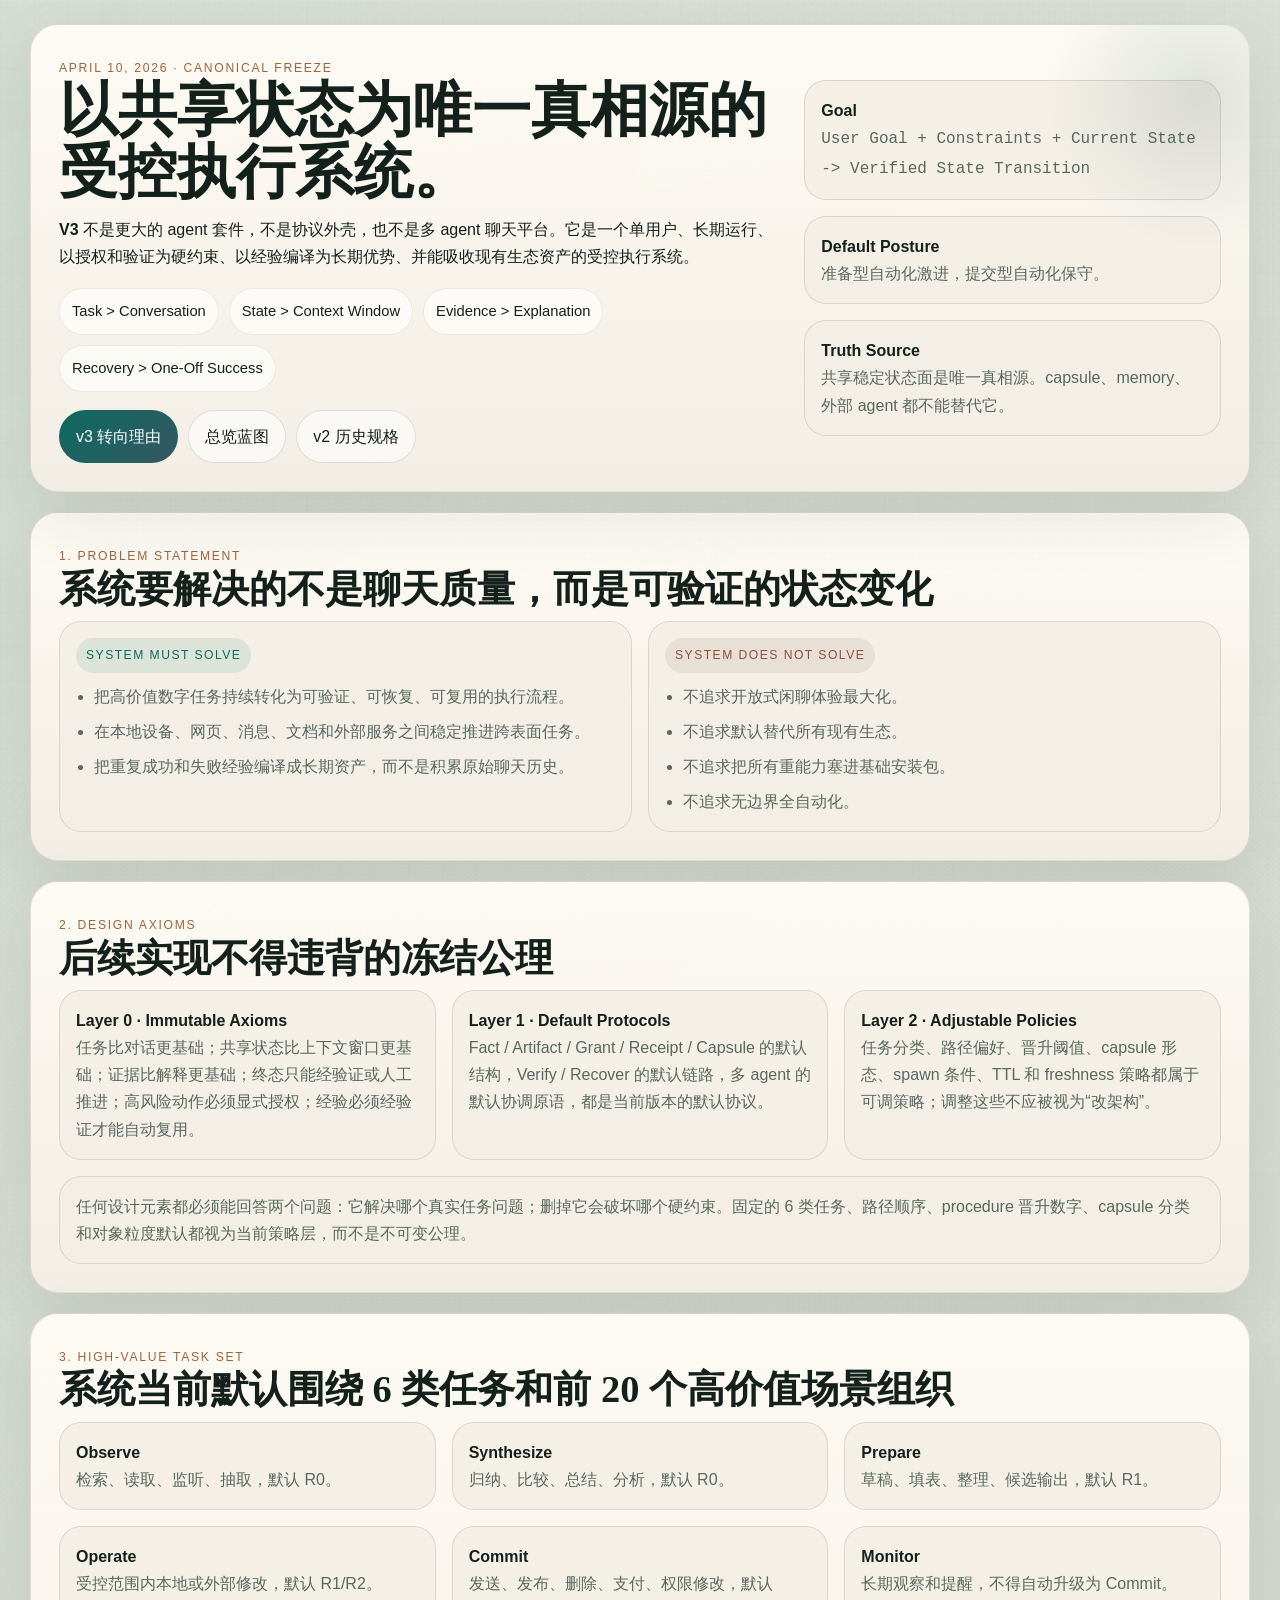
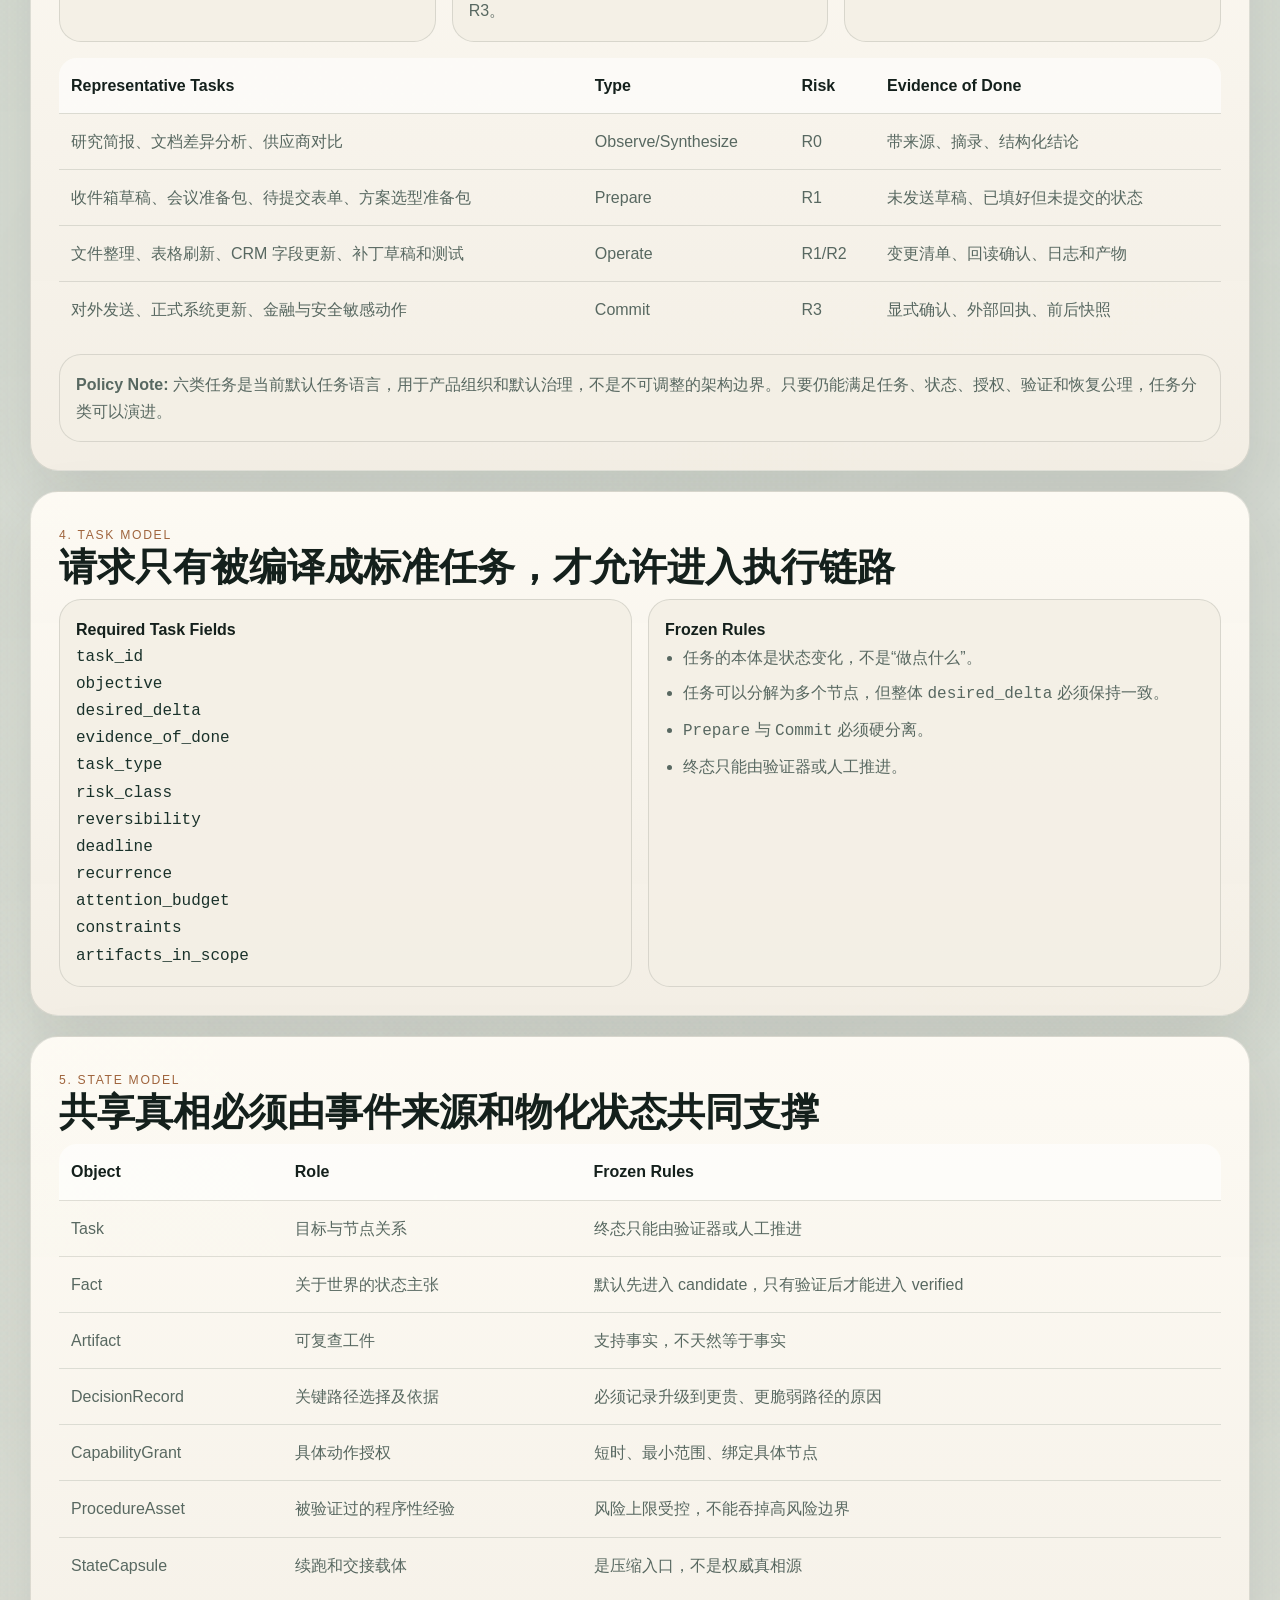
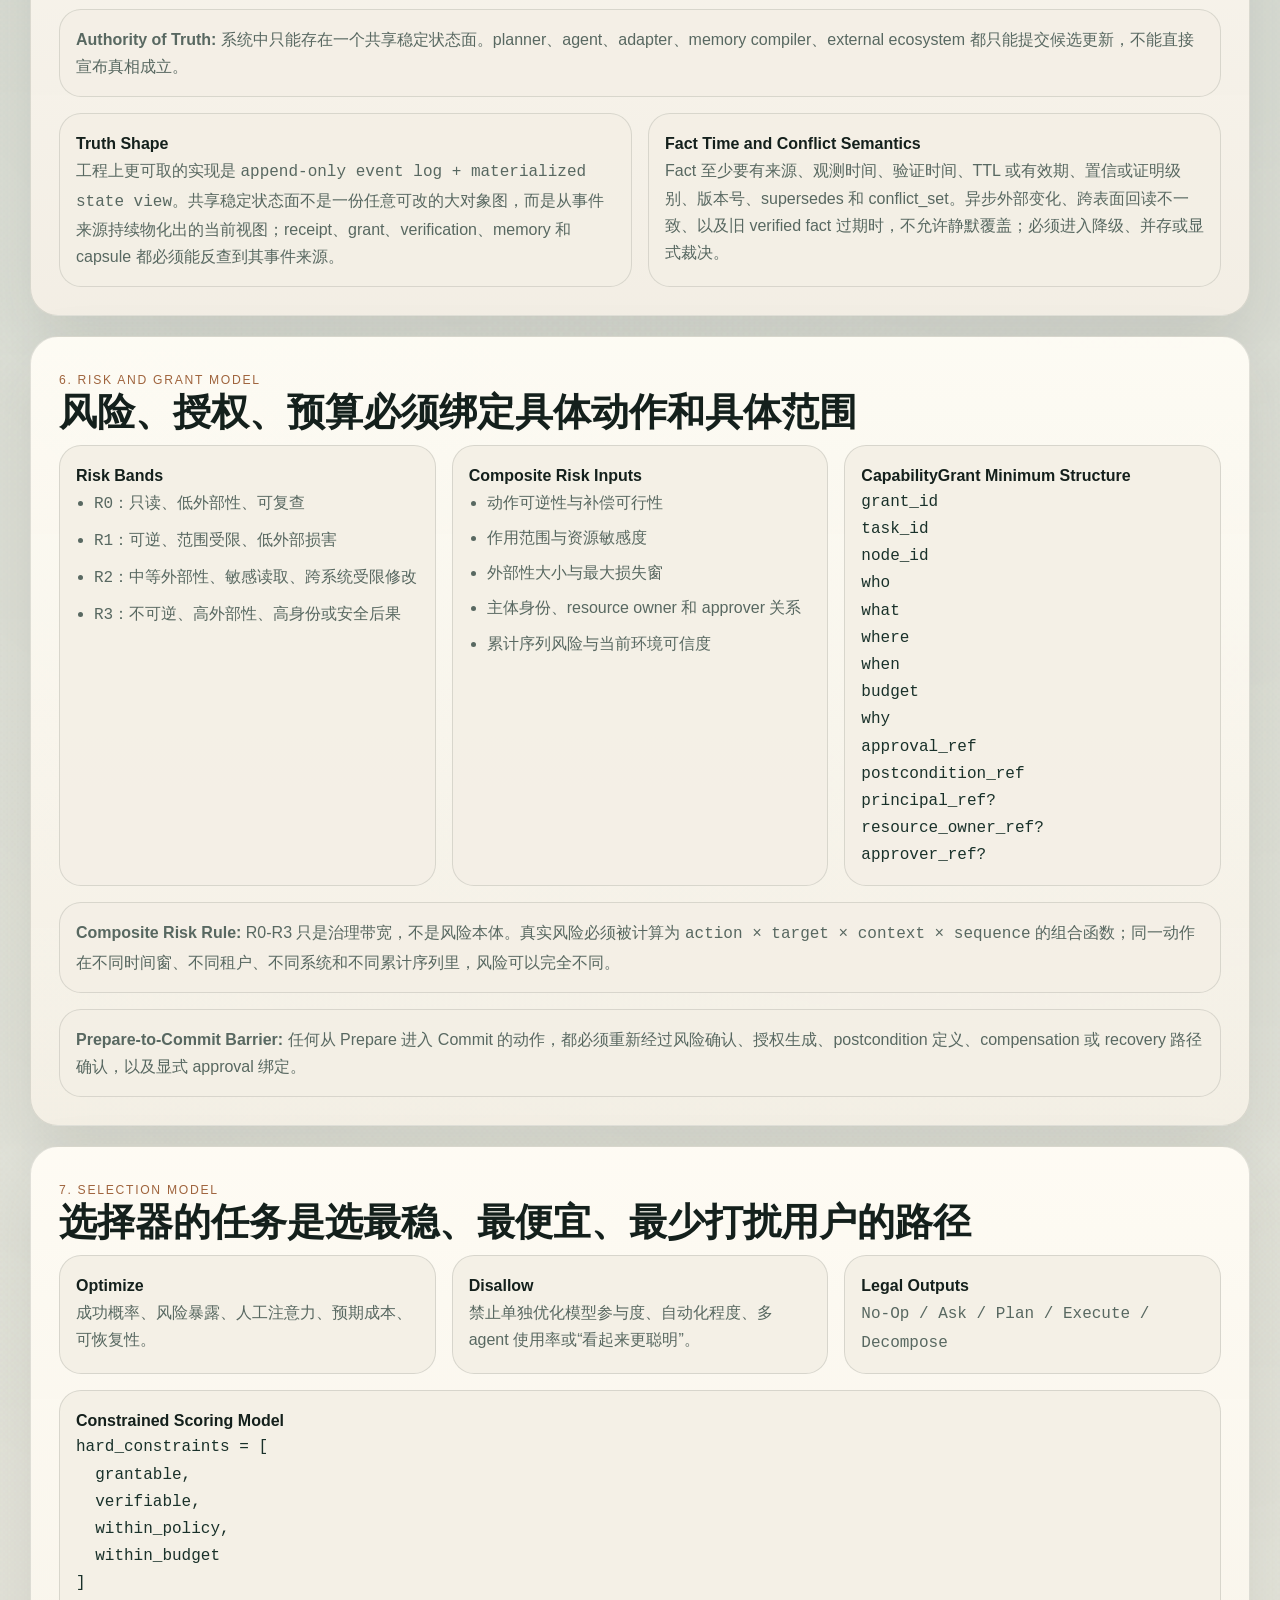
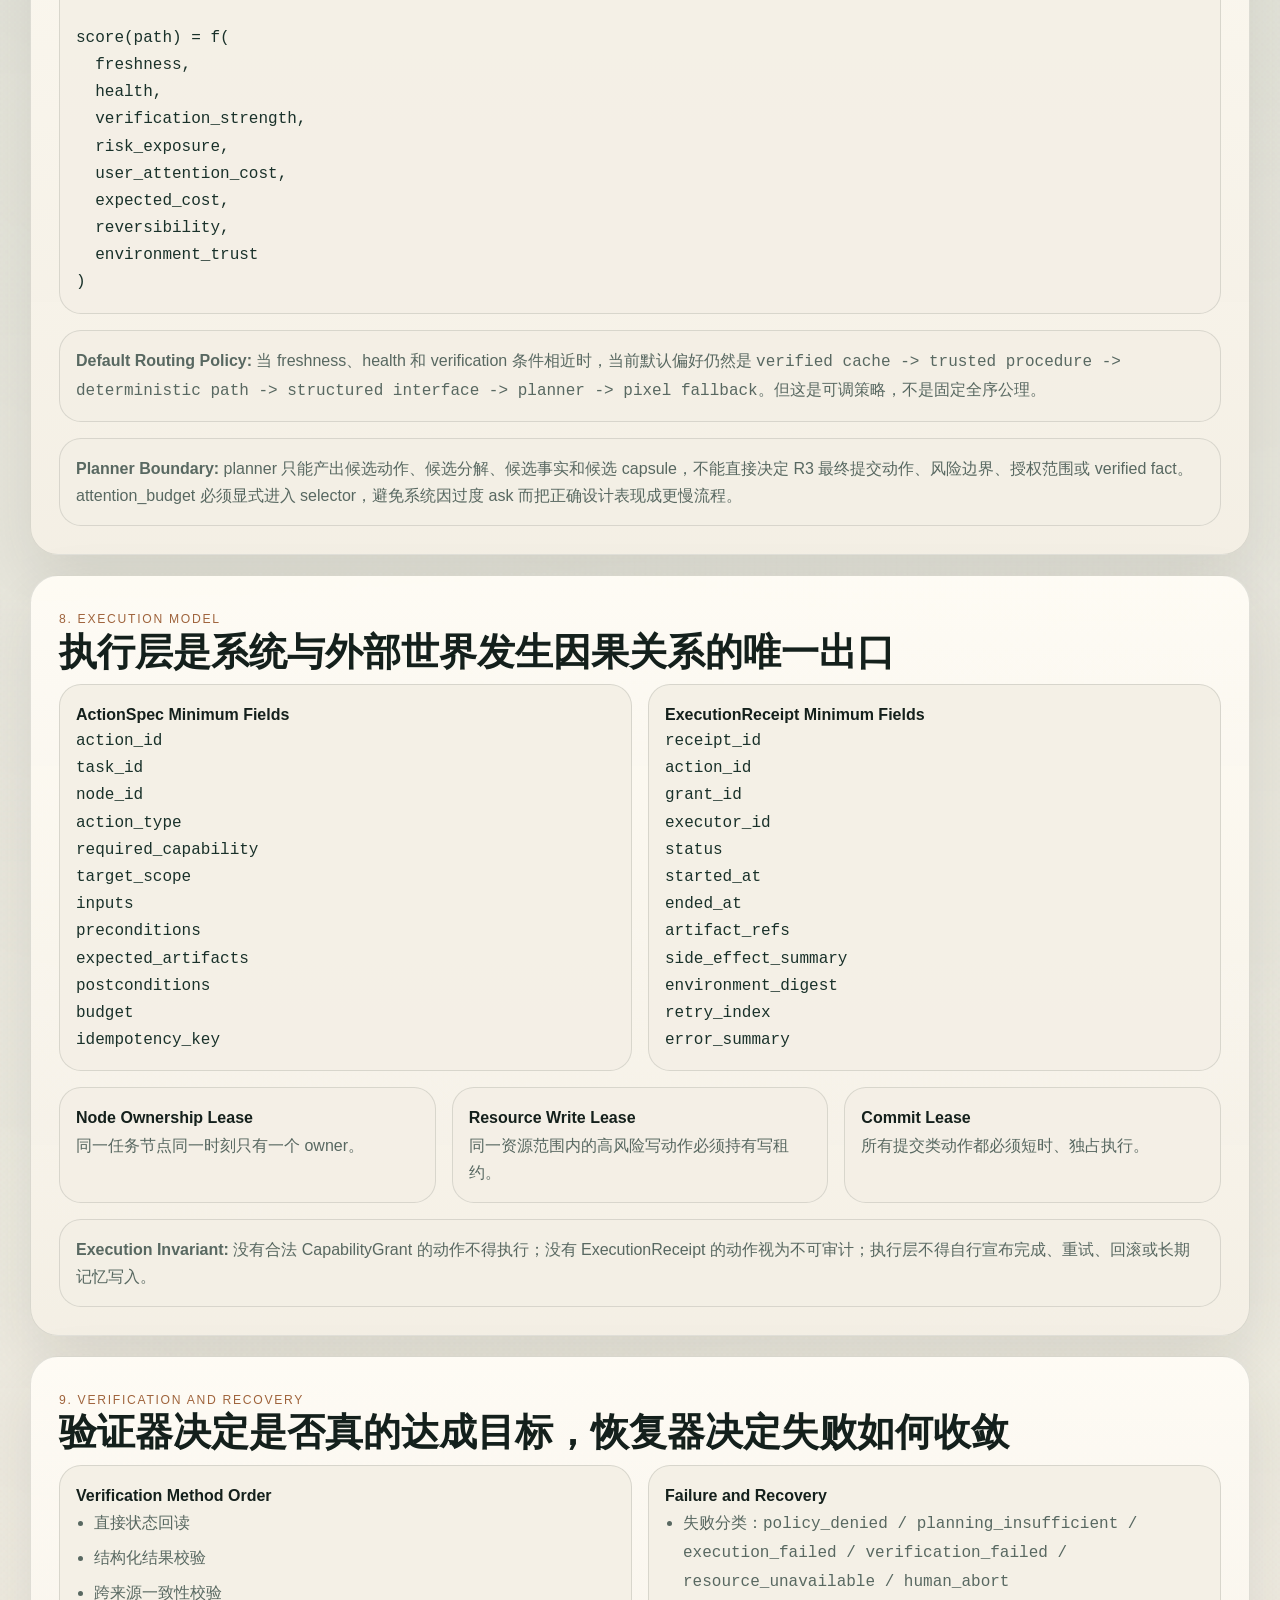
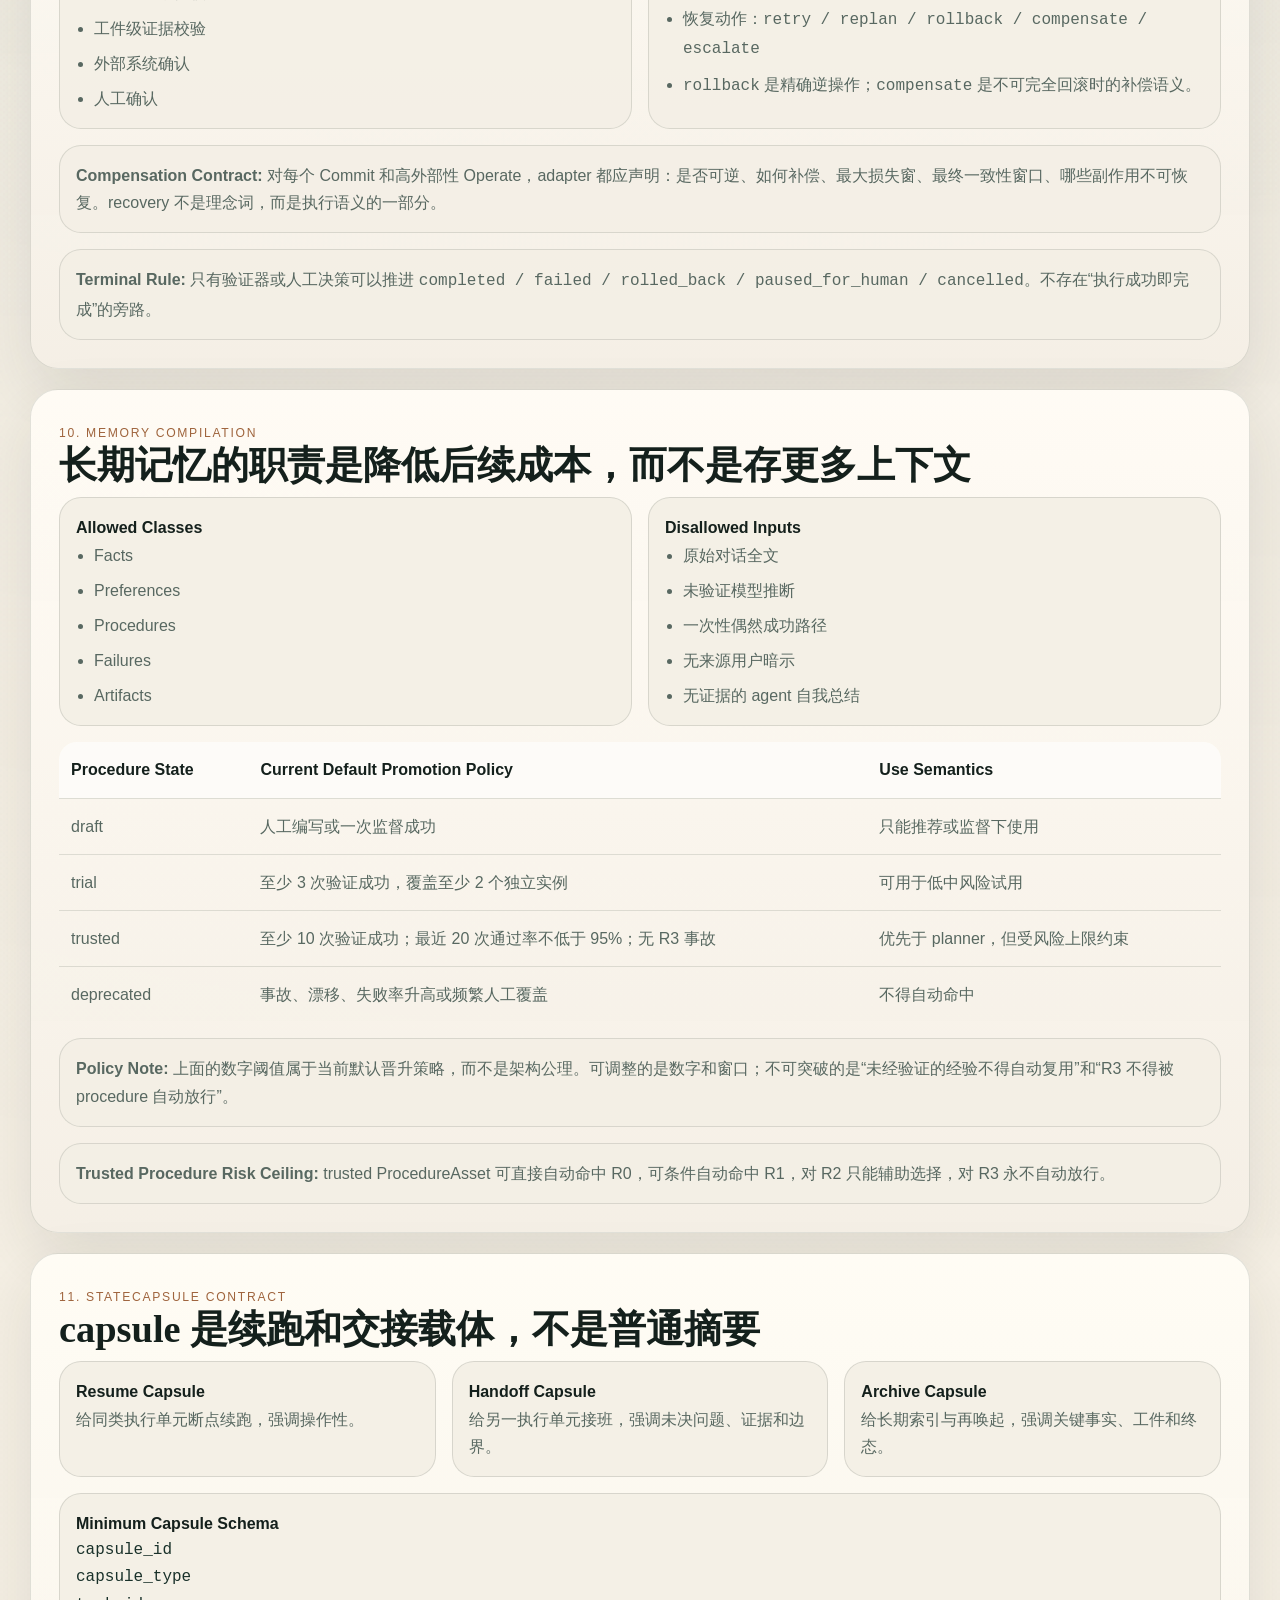
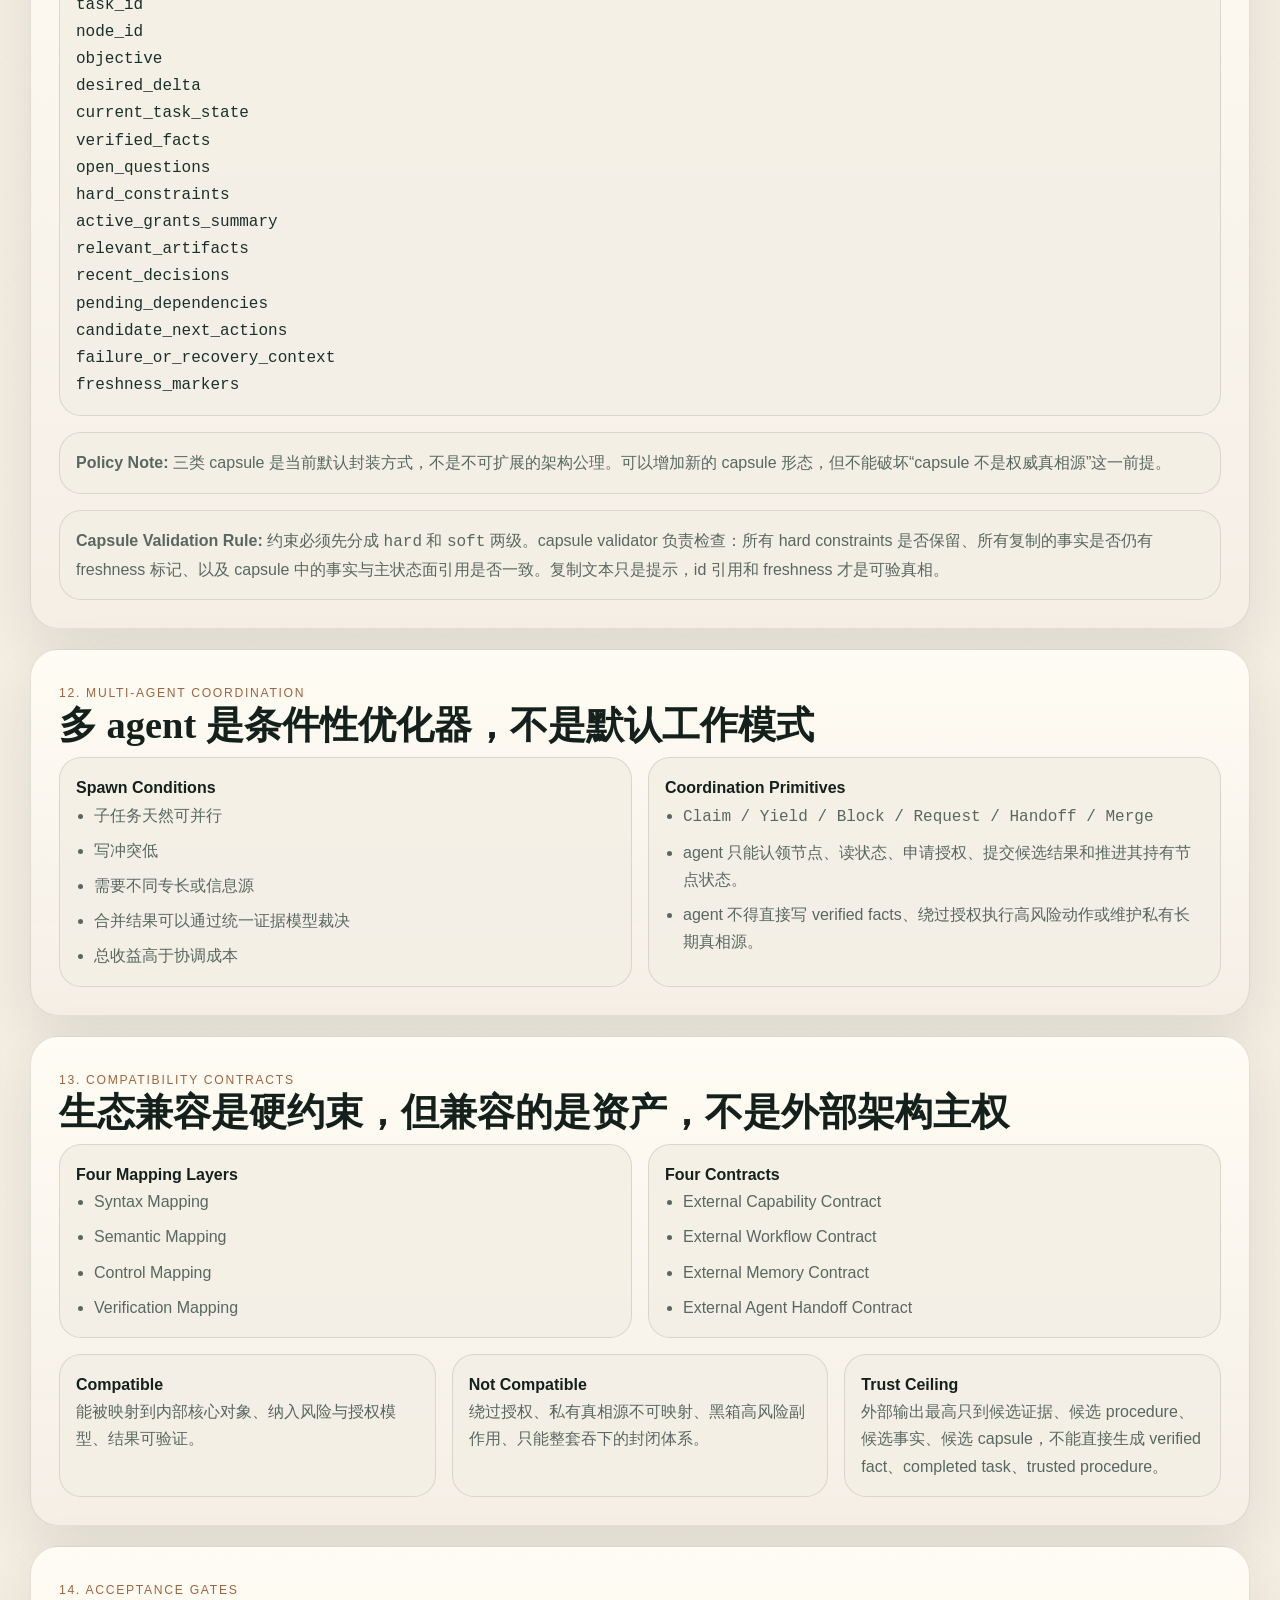
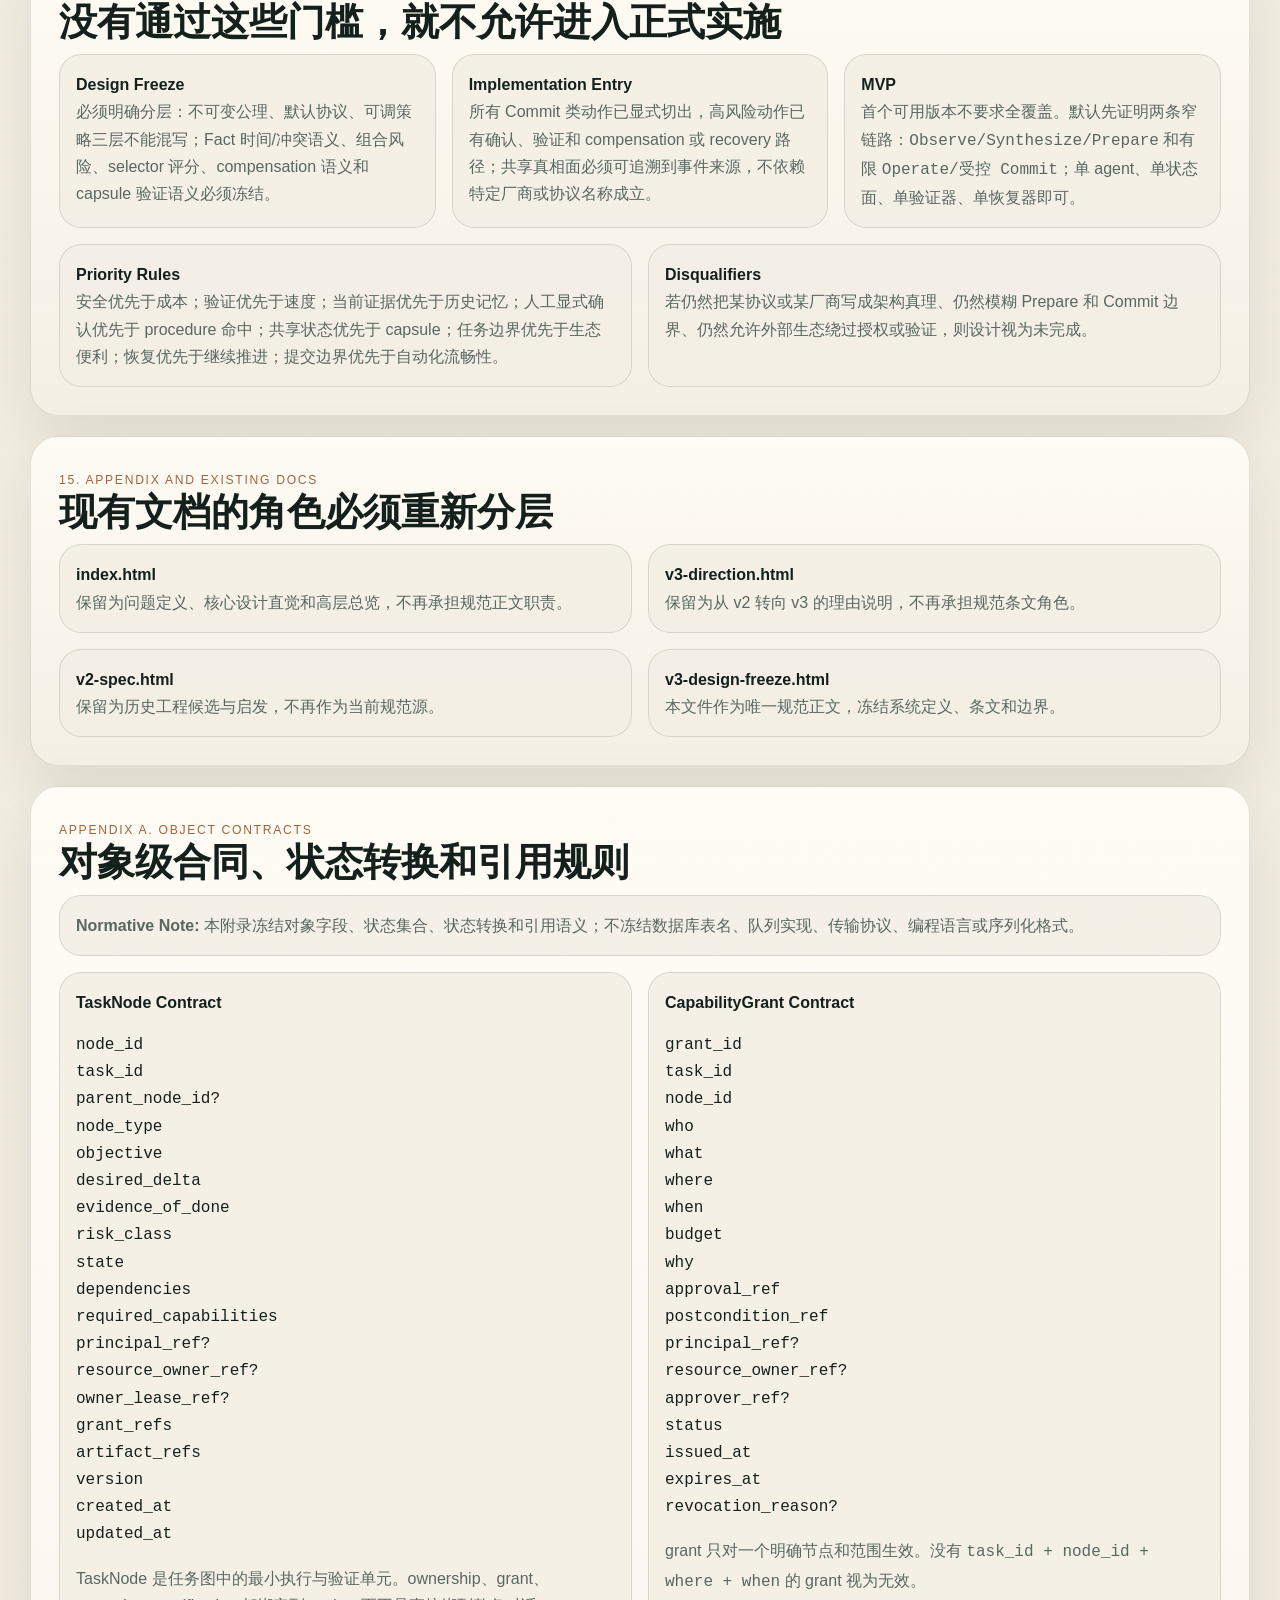
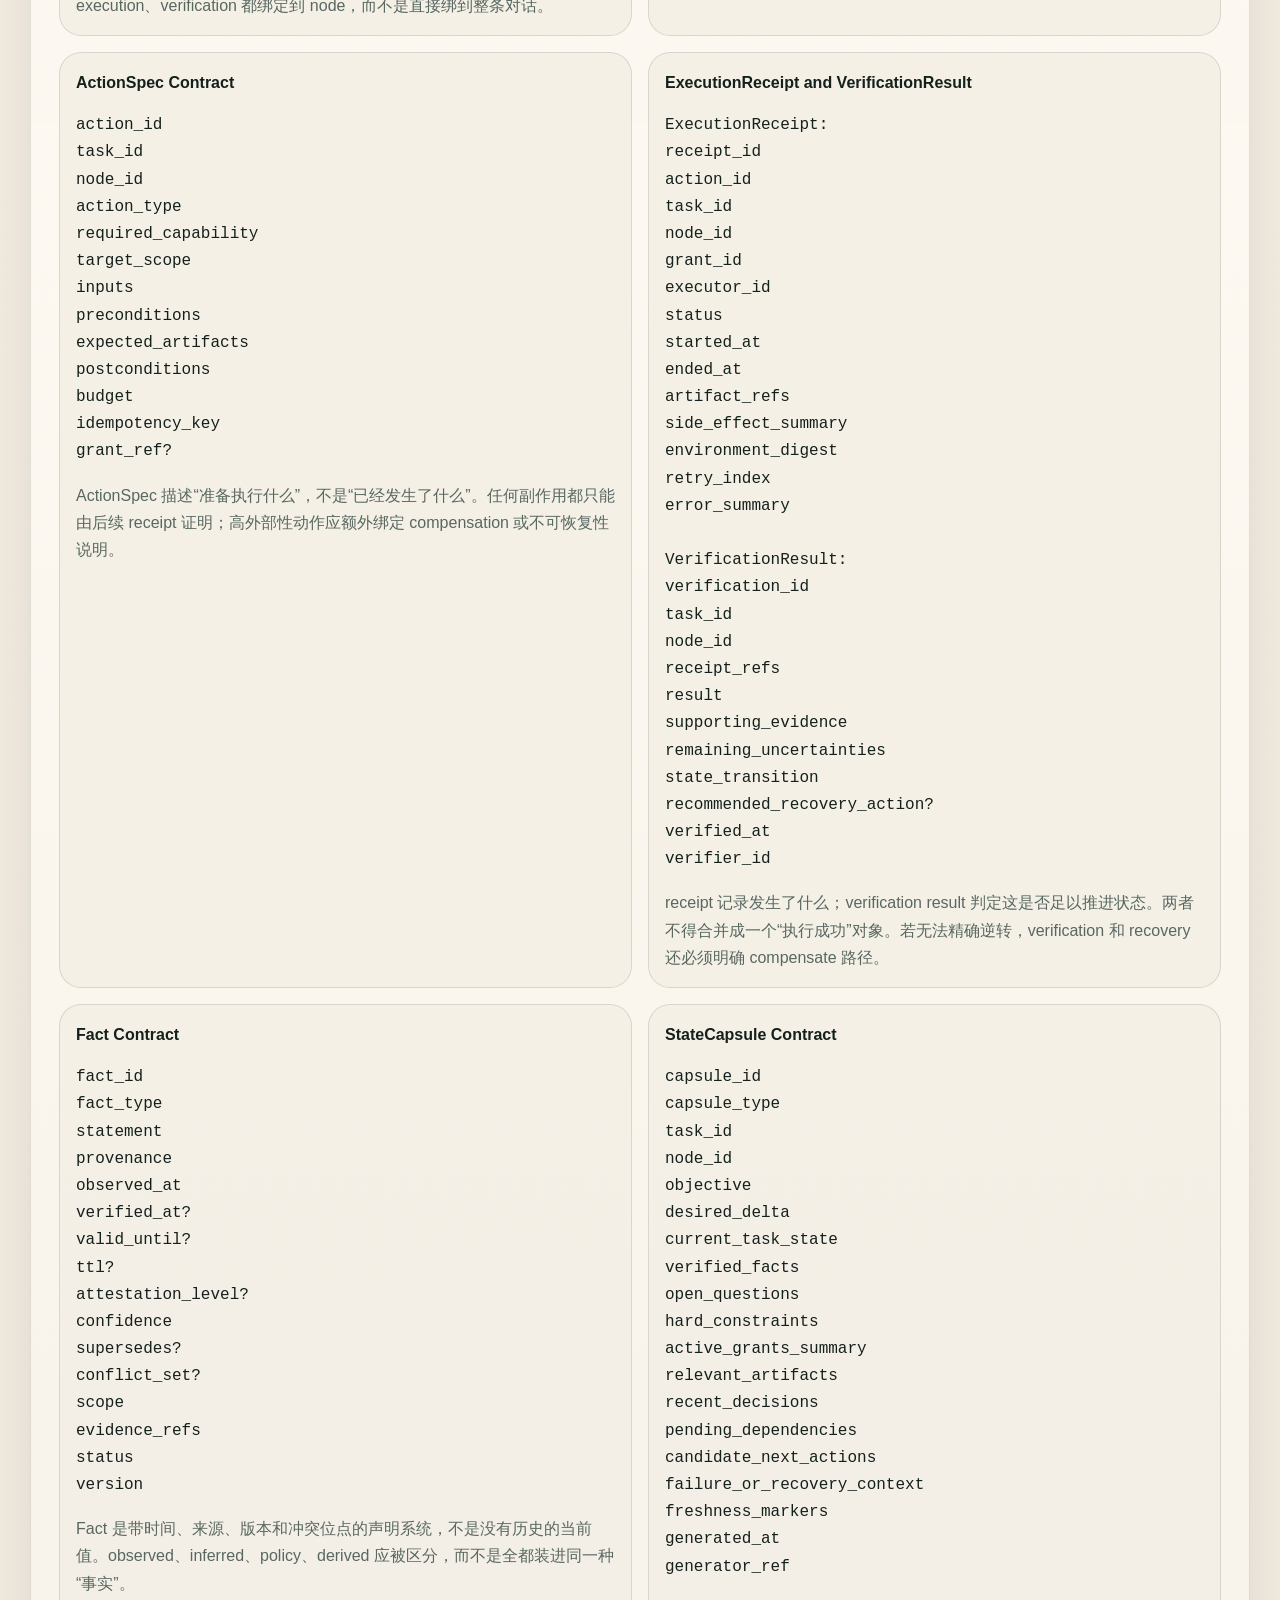
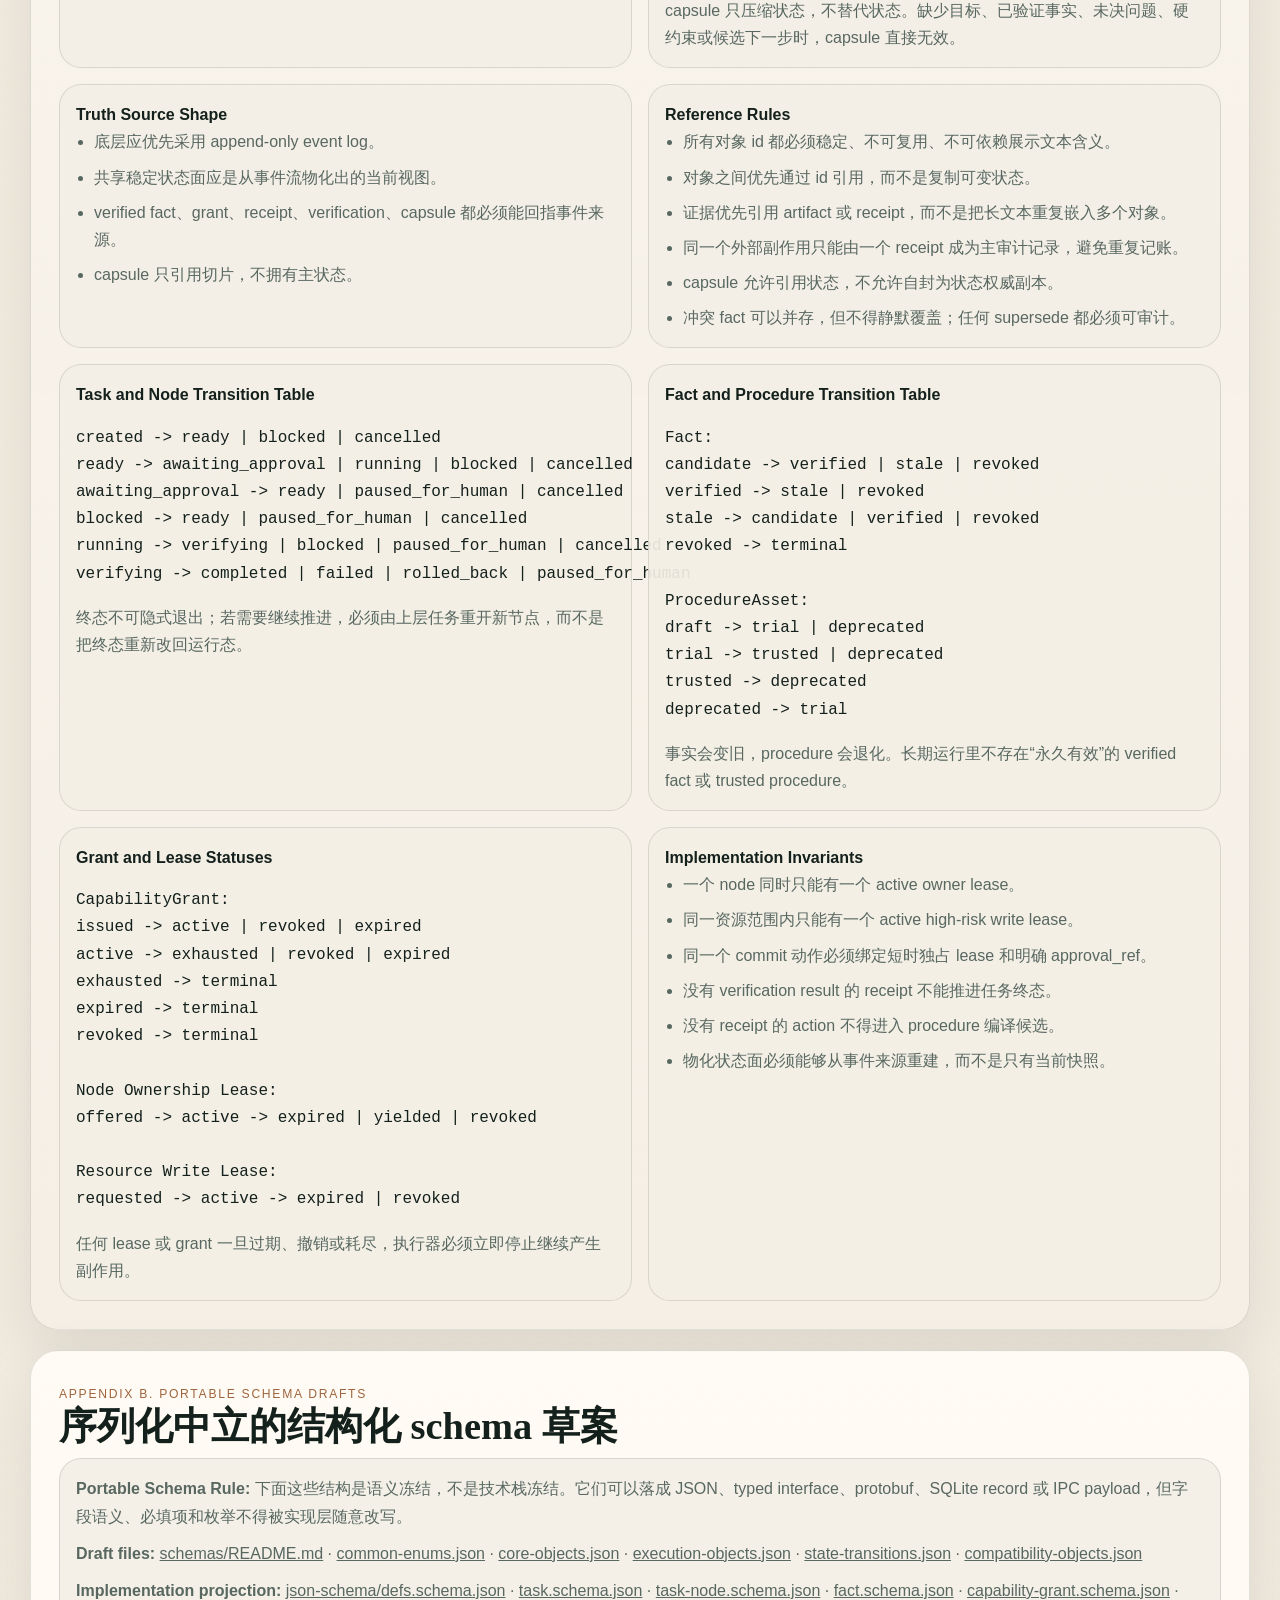
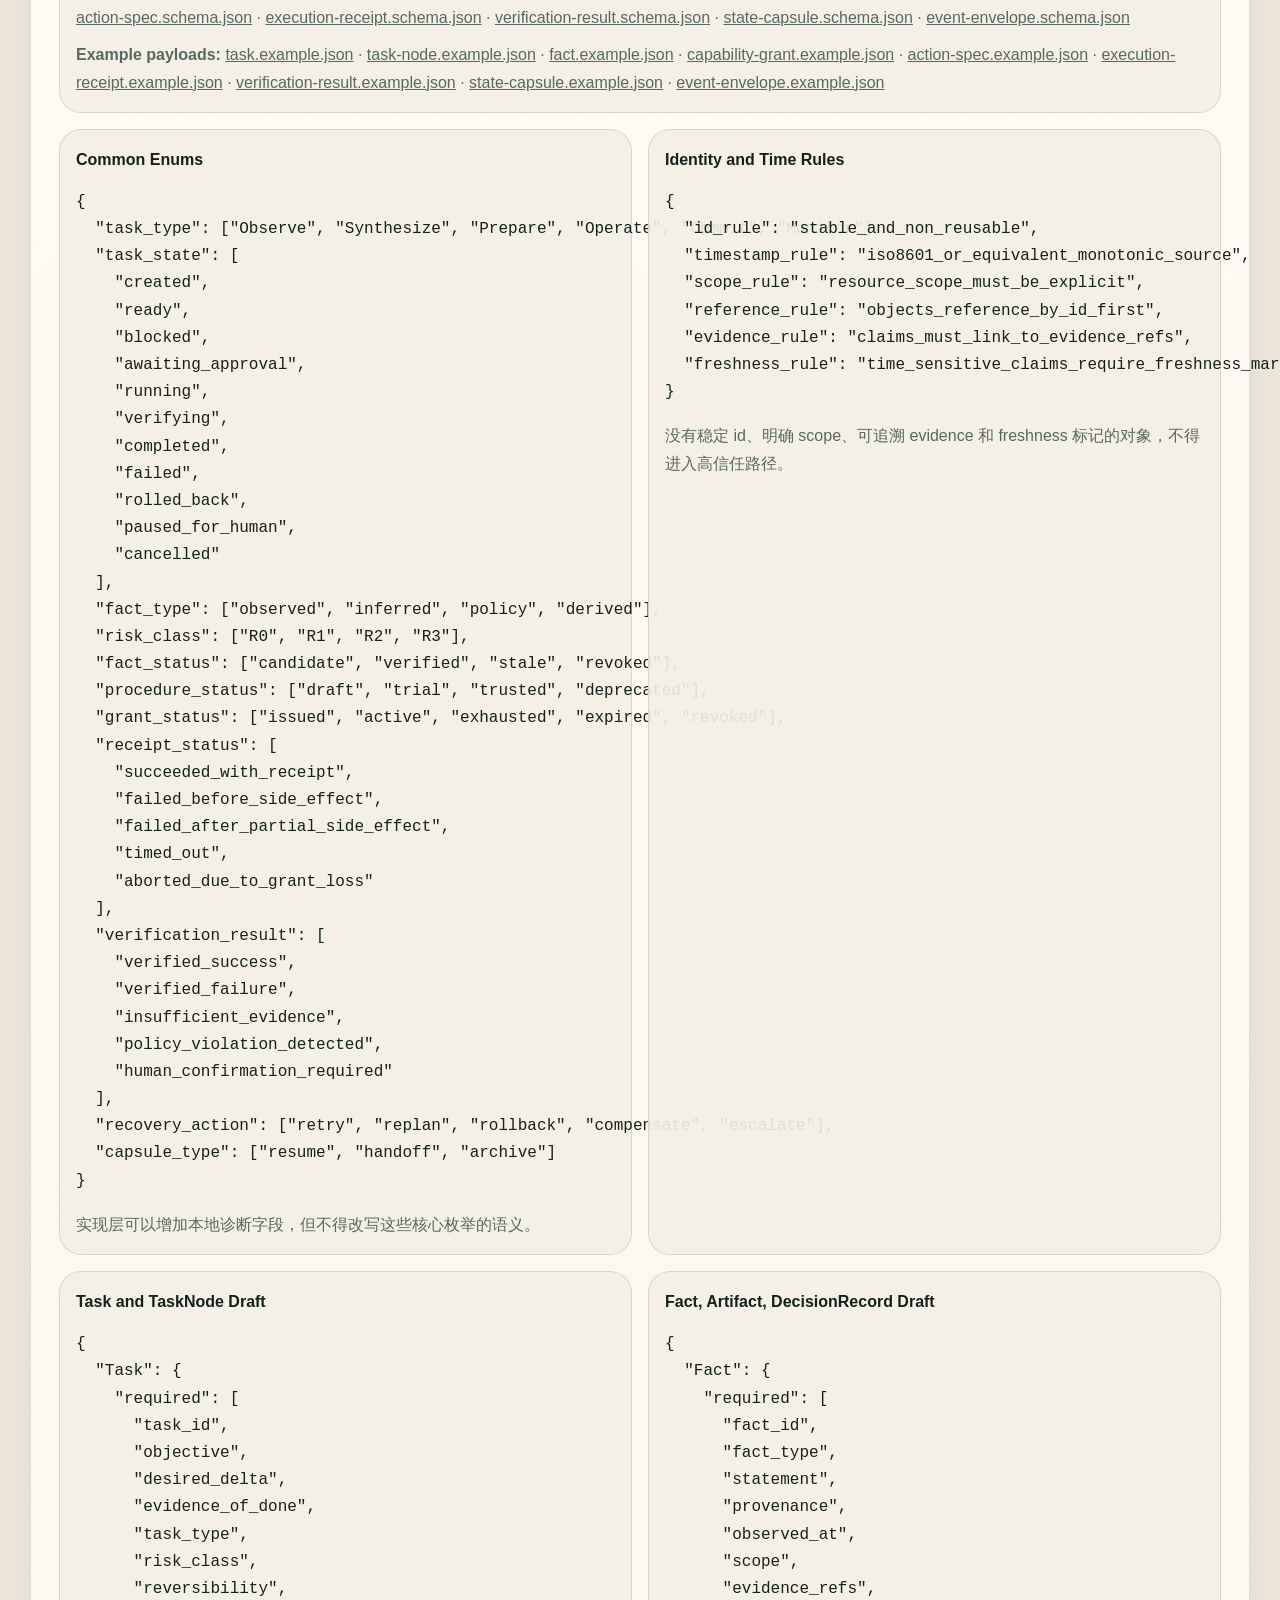
<file: v3-design-freeze.html>
<!DOCTYPE html>
<html lang="zh-CN">
<head>
  <meta charset="UTF-8" />
  <meta name="viewport" content="width=device-width, initial-scale=1.0" />
  <title>Sovereign Device Agent v3 Design Freeze</title>
  <style>
    :root {
      --bg: #ede6da;
      --paper: rgba(255, 252, 245, 0.95);
      --panel: rgba(244, 239, 229, 0.92);
      --ink: #14201c;
      --muted: #586861;
      --line: rgba(20, 32, 28, 0.12);
      --teal: #0e6a61;
      --steel: #345762;
      --copper: #9f643d;
      --warn: #8e4e42;
      --shadow: 0 24px 64px rgba(42, 38, 31, 0.1);
      --radius: 22px;
      --max: 1220px;
    }

    * { box-sizing: border-box; }
    html { scroll-behavior: smooth; }
    body {
      margin: 0;
      color: var(--ink);
      font-family: "Segoe UI", "PingFang SC", "Microsoft YaHei", sans-serif;
      line-height: 1.7;
      background:
        radial-gradient(circle at 0% 0%, rgba(14, 106, 97, 0.1), transparent 28%),
        radial-gradient(circle at 88% 10%, rgba(52, 87, 98, 0.12), transparent 24%),
        linear-gradient(180deg, #f8f3e8 0%, var(--bg) 100%);
    }

    body::before {
      content: "";
      position: fixed;
      inset: 0;
      pointer-events: none;
      opacity: 0.35;
      background-image:
        linear-gradient(rgba(20, 32, 28, 0.03) 1px, transparent 1px),
        linear-gradient(90deg, rgba(20, 32, 28, 0.03) 1px, transparent 1px);
      background-size: 34px 34px;
    }

    a { color: inherit; }
    h1, h2, h3 {
      margin: 0 0 12px;
      font-family: Georgia, "Times New Roman", serif;
      line-height: 1.05;
    }
    h1 { font-size: clamp(2.6rem, 4.6vw, 4.9rem); }
    h2 { font-size: clamp(1.75rem, 3vw, 2.6rem); }
    h3 { font-size: 1.1rem; }
    p { margin: 0; }
    ul { margin: 0; padding-left: 18px; }
    li + li { margin-top: 8px; }
    code, .mono, pre { font-family: Consolas, "SFMono-Regular", monospace; }

    .shell {
      width: min(calc(100% - 28px), var(--max));
      margin: 24px auto 40px;
      display: grid;
      gap: 20px;
      position: relative;
      z-index: 1;
    }

    .hero, .section {
      border: 1px solid var(--line);
      border-radius: 28px;
      background: linear-gradient(180deg, var(--paper), rgba(244, 239, 229, 0.94));
      box-shadow: var(--shadow);
      padding: 28px;
    }

    .hero {
      position: relative;
      overflow: hidden;
    }

    .hero::after {
      content: "";
      position: absolute;
      width: 320px;
      height: 320px;
      border-radius: 50%;
      right: -110px;
      top: -90px;
      background: radial-gradient(circle, rgba(52, 87, 98, 0.14), transparent 68%);
    }

    .eyebrow, .tag {
      display: inline-block;
      color: var(--copper);
      text-transform: uppercase;
      letter-spacing: 0.14em;
      font-size: 0.76rem;
    }

    .hero-grid, .grid-2, .grid-3 {
      display: grid;
      gap: 16px;
    }

    .hero-grid { grid-template-columns: minmax(0, 1.4fr) minmax(280px, 0.8fr); }
    .grid-2 { grid-template-columns: repeat(2, minmax(0, 1fr)); }
    .grid-3 { grid-template-columns: repeat(3, minmax(0, 1fr)); }

    .badge-row, .cta-row {
      display: flex;
      flex-wrap: wrap;
      gap: 10px;
      margin-top: 18px;
    }

    .badge, .chip {
      padding: 10px 12px;
      border-radius: 999px;
      background: rgba(255, 255, 255, 0.6);
      border: 1px solid rgba(20, 32, 28, 0.08);
      font-size: 0.92rem;
    }

    .cta {
      text-decoration: none;
      padding: 12px 16px;
      border-radius: 999px;
      border: 1px solid var(--line);
      background: rgba(255, 255, 255, 0.56);
    }

    .cta.primary {
      color: #fff;
      border-color: transparent;
      background: linear-gradient(135deg, var(--teal), var(--steel));
    }

    .card, .callout, .code, .seal {
      border: 1px solid var(--line);
      border-radius: var(--radius);
      background: var(--panel);
      padding: 16px;
    }

    .card p, .callout p, .section p, td, li { color: var(--muted); }
    .code pre { margin: 0; white-space: pre-wrap; word-break: break-word; color: #19312a; }

    .decision, .warning {
      display: inline-flex;
      padding: 7px 10px;
      border-radius: 999px;
      font-size: 0.76rem;
      text-transform: uppercase;
      letter-spacing: 0.12em;
      margin-bottom: 10px;
    }

    .decision { color: var(--teal); background: rgba(14, 106, 97, 0.1); }
    .warning { color: var(--warn); background: rgba(142, 78, 66, 0.1); }

    table {
      width: 100%;
      border-collapse: collapse;
      overflow: hidden;
      border-radius: 18px;
    }

    th, td {
      text-align: left;
      vertical-align: top;
      padding: 14px 12px;
      border-bottom: 1px solid var(--line);
    }

    thead { background: rgba(255, 255, 255, 0.58); }
    tbody tr:last-child td { border-bottom: 0; }

    footer {
      color: var(--muted);
      font-size: 0.96rem;
      padding: 22px 4px 10px;
    }

    @media (max-width: 900px) {
      .hero-grid, .grid-2, .grid-3 { grid-template-columns: 1fr; }
      .hero, .section { padding: 20px; }
    }
  </style>
</head>
<body>
  <div class="shell">
    <section class="hero" id="hero">
      <div class="eyebrow">April 10, 2026 · Canonical Freeze</div>
      <div class="hero-grid">
        <div>
          <h1>以共享状态为唯一真相源的受控执行系统。</h1>
          <p><strong>V3</strong> 不是更大的 agent 套件，不是协议外壳，也不是多 agent 聊天平台。它是一个单用户、长期运行、以授权和验证为硬约束、以经验编译为长期优势、并能吸收现有生态资产的受控执行系统。</p>
          <div class="badge-row">
            <div class="badge">Task &gt; Conversation</div>
            <div class="badge">State &gt; Context Window</div>
            <div class="badge">Evidence &gt; Explanation</div>
            <div class="badge">Recovery &gt; One-Off Success</div>
          </div>
          <div class="cta-row">
            <a class="cta primary" href="v3-direction.html">v3 转向理由</a>
            <a class="cta" href="index.html">总览蓝图</a>
            <a class="cta" href="v2-spec.html">v2 历史规格</a>
          </div>
        </div>
        <div class="grid-2" style="grid-template-columns: 1fr; align-content: start;">
          <div class="card"><strong>Goal</strong><p><span class="mono">User Goal + Constraints + Current State -&gt; Verified State Transition</span></p></div>
          <div class="card"><strong>Default Posture</strong><p>准备型自动化激进，提交型自动化保守。</p></div>
          <div class="card"><strong>Truth Source</strong><p>共享稳定状态面是唯一真相源。capsule、memory、外部 agent 都不能替代它。</p></div>
        </div>
      </div>
    </section>

    <section class="section" id="problem">
      <div class="tag">1. Problem Statement</div>
      <h2>系统要解决的不是聊天质量，而是可验证的状态变化</h2>
      <div class="grid-2">
        <div class="card">
          <div class="decision">System must solve</div>
          <ul>
            <li>把高价值数字任务持续转化为可验证、可恢复、可复用的执行流程。</li>
            <li>在本地设备、网页、消息、文档和外部服务之间稳定推进跨表面任务。</li>
            <li>把重复成功和失败经验编译成长期资产，而不是积累原始聊天历史。</li>
          </ul>
        </div>
        <div class="card">
          <div class="warning">System does not solve</div>
          <ul>
            <li>不追求开放式闲聊体验最大化。</li>
            <li>不追求默认替代所有现有生态。</li>
            <li>不追求把所有重能力塞进基础安装包。</li>
            <li>不追求无边界全自动化。</li>
          </ul>
        </div>
      </div>
    </section>

    <section class="section" id="axioms">
      <div class="tag">2. Design Axioms</div>
      <h2>后续实现不得违背的冻结公理</h2>
      <div class="grid-3">
        <div class="card"><strong>Layer 0 · Immutable Axioms</strong><p>任务比对话更基础；共享状态比上下文窗口更基础；证据比解释更基础；终态只能经验证或人工推进；高风险动作必须显式授权；经验必须经验证才能自动复用。</p></div>
        <div class="card"><strong>Layer 1 · Default Protocols</strong><p>Fact / Artifact / Grant / Receipt / Capsule 的默认结构，Verify / Recover 的默认链路，多 agent 的默认协调原语，都是当前版本的默认协议。</p></div>
        <div class="card"><strong>Layer 2 · Adjustable Policies</strong><p>任务分类、路径偏好、晋升阈值、capsule 形态、spawn 条件、TTL 和 freshness 策略都属于可调策略；调整这些不应被视为“改架构”。</p></div>
      </div>
      <div class="callout" style="margin-top: 16px;"><p>任何设计元素都必须能回答两个问题：它解决哪个真实任务问题；删掉它会破坏哪个硬约束。固定的 6 类任务、路径顺序、procedure 晋升数字、capsule 分类和对象粒度默认都视为当前策略层，而不是不可变公理。</p></div>
    </section>

    <section class="section" id="tasks">
      <div class="tag">3. High-Value Task Set</div>
      <h2>系统当前默认围绕 6 类任务和前 20 个高价值场景组织</h2>
      <div class="grid-3">
        <div class="card"><strong>Observe</strong><p>检索、读取、监听、抽取，默认 R0。</p></div>
        <div class="card"><strong>Synthesize</strong><p>归纳、比较、总结、分析，默认 R0。</p></div>
        <div class="card"><strong>Prepare</strong><p>草稿、填表、整理、候选输出，默认 R1。</p></div>
        <div class="card"><strong>Operate</strong><p>受控范围内本地或外部修改，默认 R1/R2。</p></div>
        <div class="card"><strong>Commit</strong><p>发送、发布、删除、支付、权限修改，默认 R3。</p></div>
        <div class="card"><strong>Monitor</strong><p>长期观察和提醒，不得自动升级为 Commit。</p></div>
      </div>
      <table style="margin-top: 16px;">
        <thead>
          <tr><th>Representative Tasks</th><th>Type</th><th>Risk</th><th>Evidence of Done</th></tr>
        </thead>
        <tbody>
          <tr><td>研究简报、文档差异分析、供应商对比</td><td>Observe/Synthesize</td><td>R0</td><td>带来源、摘录、结构化结论</td></tr>
          <tr><td>收件箱草稿、会议准备包、待提交表单、方案选型准备包</td><td>Prepare</td><td>R1</td><td>未发送草稿、已填好但未提交的状态</td></tr>
          <tr><td>文件整理、表格刷新、CRM 字段更新、补丁草稿和测试</td><td>Operate</td><td>R1/R2</td><td>变更清单、回读确认、日志和产物</td></tr>
          <tr><td>对外发送、正式系统更新、金融与安全敏感动作</td><td>Commit</td><td>R3</td><td>显式确认、外部回执、前后快照</td></tr>
        </tbody>
      </table>
      <div class="callout" style="margin-top: 16px;"><p><strong>Policy Note:</strong> 六类任务是当前默认任务语言，用于产品组织和默认治理，不是不可调整的架构边界。只要仍能满足任务、状态、授权、验证和恢复公理，任务分类可以演进。</p></div>
    </section>

    <section class="section" id="task-model">
      <div class="tag">4. Task Model</div>
      <h2>请求只有被编译成标准任务，才允许进入执行链路</h2>
      <div class="grid-2">
        <div class="code">
          <strong>Required Task Fields</strong>
          <pre>task_id
objective
desired_delta
evidence_of_done
task_type
risk_class
reversibility
deadline
recurrence
attention_budget
constraints
artifacts_in_scope</pre>
        </div>
        <div class="card">
          <strong>Frozen Rules</strong>
          <ul>
            <li>任务的本体是状态变化，不是“做点什么”。</li>
            <li>任务可以分解为多个节点，但整体 <span class="mono">desired_delta</span> 必须保持一致。</li>
            <li><span class="mono">Prepare</span> 与 <span class="mono">Commit</span> 必须硬分离。</li>
            <li>终态只能由验证器或人工推进。</li>
          </ul>
        </div>
      </div>
    </section>

    <section class="section" id="state-model">
      <div class="tag">5. State Model</div>
      <h2>共享真相必须由事件来源和物化状态共同支撑</h2>
      <table>
        <thead>
          <tr><th>Object</th><th>Role</th><th>Frozen Rules</th></tr>
        </thead>
        <tbody>
          <tr><td>Task</td><td>目标与节点关系</td><td>终态只能由验证器或人工推进</td></tr>
          <tr><td>Fact</td><td>关于世界的状态主张</td><td>默认先进入 candidate，只有验证后才能进入 verified</td></tr>
          <tr><td>Artifact</td><td>可复查工件</td><td>支持事实，不天然等于事实</td></tr>
          <tr><td>DecisionRecord</td><td>关键路径选择及依据</td><td>必须记录升级到更贵、更脆弱路径的原因</td></tr>
          <tr><td>CapabilityGrant</td><td>具体动作授权</td><td>短时、最小范围、绑定具体节点</td></tr>
          <tr><td>ProcedureAsset</td><td>被验证过的程序性经验</td><td>风险上限受控，不能吞掉高风险边界</td></tr>
          <tr><td>StateCapsule</td><td>续跑和交接载体</td><td>是压缩入口，不是权威真相源</td></tr>
        </tbody>
      </table>
      <div class="callout" style="margin-top: 16px;"><p><strong>Authority of Truth:</strong> 系统中只能存在一个共享稳定状态面。planner、agent、adapter、memory compiler、external ecosystem 都只能提交候选更新，不能直接宣布真相成立。</p></div>
      <div class="grid-2" style="margin-top: 16px;">
        <div class="card">
          <strong>Truth Shape</strong>
          <p>工程上更可取的实现是 <span class="mono">append-only event log + materialized state view</span>。共享稳定状态面不是一份任意可改的大对象图，而是从事件来源持续物化出的当前视图；receipt、grant、verification、memory 和 capsule 都必须能反查到其事件来源。</p>
        </div>
        <div class="card">
          <strong>Fact Time and Conflict Semantics</strong>
          <p>Fact 至少要有来源、观测时间、验证时间、TTL 或有效期、置信或证明级别、版本号、supersedes 和 conflict_set。异步外部变化、跨表面回读不一致、以及旧 verified fact 过期时，不允许静默覆盖；必须进入降级、并存或显式裁决。</p>
        </div>
      </div>
    </section>

    <section class="section" id="risk-model">
      <div class="tag">6. Risk and Grant Model</div>
      <h2>风险、授权、预算必须绑定具体动作和具体范围</h2>
      <div class="grid-3">
        <div class="card">
          <strong>Risk Bands</strong>
          <ul>
            <li><span class="mono">R0</span>：只读、低外部性、可复查</li>
            <li><span class="mono">R1</span>：可逆、范围受限、低外部损害</li>
            <li><span class="mono">R2</span>：中等外部性、敏感读取、跨系统受限修改</li>
            <li><span class="mono">R3</span>：不可逆、高外部性、高身份或安全后果</li>
          </ul>
        </div>
        <div class="card">
          <strong>Composite Risk Inputs</strong>
          <ul>
            <li>动作可逆性与补偿可行性</li>
            <li>作用范围与资源敏感度</li>
            <li>外部性大小与最大损失窗</li>
            <li>主体身份、resource owner 和 approver 关系</li>
            <li>累计序列风险与当前环境可信度</li>
          </ul>
        </div>
        <div class="code">
          <strong>CapabilityGrant Minimum Structure</strong>
          <pre>grant_id
task_id
node_id
who
what
where
when
budget
why
approval_ref
postcondition_ref
principal_ref?
resource_owner_ref?
approver_ref?</pre>
        </div>
      </div>
      <div class="callout" style="margin-top: 16px;"><p><strong>Composite Risk Rule:</strong> R0-R3 只是治理带宽，不是风险本体。真实风险必须被计算为 <span class="mono">action × target × context × sequence</span> 的组合函数；同一动作在不同时间窗、不同租户、不同系统和不同累计序列里，风险可以完全不同。</p></div>
      <div class="callout" style="margin-top: 16px;"><p><strong>Prepare-to-Commit Barrier:</strong> 任何从 Prepare 进入 Commit 的动作，都必须重新经过风险确认、授权生成、postcondition 定义、compensation 或 recovery 路径确认，以及显式 approval 绑定。</p></div>
    </section>
    <section class="section" id="selection">
      <div class="tag">7. Selection Model</div>
      <h2>选择器的任务是选最稳、最便宜、最少打扰用户的路径</h2>
      <div class="grid-3">
        <div class="card"><strong>Optimize</strong><p>成功概率、风险暴露、人工注意力、预期成本、可恢复性。</p></div>
        <div class="card"><strong>Disallow</strong><p>禁止单独优化模型参与度、自动化程度、多 agent 使用率或“看起来更聪明”。</p></div>
        <div class="card"><strong>Legal Outputs</strong><p><span class="mono">No-Op / Ask / Plan / Execute / Decompose</span></p></div>
      </div>
      <div class="code" style="margin-top: 16px;">
        <strong>Constrained Scoring Model</strong>
        <pre>hard_constraints = [
  grantable,
  verifiable,
  within_policy,
  within_budget
]

score(path) = f(
  freshness,
  health,
  verification_strength,
  risk_exposure,
  user_attention_cost,
  expected_cost,
  reversibility,
  environment_trust
)</pre>
      </div>
      <div class="callout" style="margin-top: 16px;"><p><strong>Default Routing Policy:</strong> 当 freshness、health 和 verification 条件相近时，当前默认偏好仍然是 <span class="mono">verified cache -&gt; trusted procedure -&gt; deterministic path -&gt; structured interface -&gt; planner -&gt; pixel fallback</span>。但这是可调策略，不是固定全序公理。</p></div>
      <div class="callout" style="margin-top: 16px;"><p><strong>Planner Boundary:</strong> planner 只能产出候选动作、候选分解、候选事实和候选 capsule，不能直接决定 R3 最终提交动作、风险边界、授权范围或 verified fact。attention_budget 必须显式进入 selector，避免系统因过度 ask 而把正确设计表现成更慢流程。</p></div>
    </section>

    <section class="section" id="execution">
      <div class="tag">8. Execution Model</div>
      <h2>执行层是系统与外部世界发生因果关系的唯一出口</h2>
      <div class="grid-2">
        <div class="code">
          <strong>ActionSpec Minimum Fields</strong>
          <pre>action_id
task_id
node_id
action_type
required_capability
target_scope
inputs
preconditions
expected_artifacts
postconditions
budget
idempotency_key</pre>
        </div>
        <div class="code">
          <strong>ExecutionReceipt Minimum Fields</strong>
          <pre>receipt_id
action_id
grant_id
executor_id
status
started_at
ended_at
artifact_refs
side_effect_summary
environment_digest
retry_index
error_summary</pre>
        </div>
      </div>
      <div class="grid-3" style="margin-top: 16px;">
        <div class="card"><strong>Node Ownership Lease</strong><p>同一任务节点同一时刻只有一个 owner。</p></div>
        <div class="card"><strong>Resource Write Lease</strong><p>同一资源范围内的高风险写动作必须持有写租约。</p></div>
        <div class="card"><strong>Commit Lease</strong><p>所有提交类动作都必须短时、独占执行。</p></div>
      </div>
      <div class="callout" style="margin-top: 16px;"><p><strong>Execution Invariant:</strong> 没有合法 CapabilityGrant 的动作不得执行；没有 ExecutionReceipt 的动作视为不可审计；执行层不得自行宣布完成、重试、回滚或长期记忆写入。</p></div>
    </section>

    <section class="section" id="verification">
      <div class="tag">9. Verification and Recovery</div>
      <h2>验证器决定是否真的达成目标，恢复器决定失败如何收敛</h2>
      <div class="grid-2">
        <div class="card">
          <strong>Verification Method Order</strong>
          <ul>
            <li>直接状态回读</li>
            <li>结构化结果校验</li>
            <li>跨来源一致性校验</li>
            <li>工件级证据校验</li>
            <li>外部系统确认</li>
            <li>人工确认</li>
          </ul>
        </div>
        <div class="card">
          <strong>Failure and Recovery</strong>
          <ul>
            <li>失败分类：<span class="mono">policy_denied / planning_insufficient / execution_failed / verification_failed / resource_unavailable / human_abort</span></li>
            <li>恢复动作：<span class="mono">retry / replan / rollback / compensate / escalate</span></li>
            <li><span class="mono">rollback</span> 是精确逆操作；<span class="mono">compensate</span> 是不可完全回滚时的补偿语义。</li>
          </ul>
        </div>
      </div>
      <div class="callout" style="margin-top: 16px;"><p><strong>Compensation Contract:</strong> 对每个 Commit 和高外部性 Operate，adapter 都应声明：是否可逆、如何补偿、最大损失窗、最终一致性窗口、哪些副作用不可恢复。recovery 不是理念词，而是执行语义的一部分。</p></div>
      <div class="callout" style="margin-top: 16px;"><p><strong>Terminal Rule:</strong> 只有验证器或人工决策可以推进 <span class="mono">completed / failed / rolled_back / paused_for_human / cancelled</span>。不存在“执行成功即完成”的旁路。</p></div>
    </section>

    <section class="section" id="memory">
      <div class="tag">10. Memory Compilation</div>
      <h2>长期记忆的职责是降低后续成本，而不是存更多上下文</h2>
      <div class="grid-2">
        <div class="card">
          <strong>Allowed Classes</strong>
          <ul>
            <li>Facts</li>
            <li>Preferences</li>
            <li>Procedures</li>
            <li>Failures</li>
            <li>Artifacts</li>
          </ul>
        </div>
        <div class="card">
          <strong>Disallowed Inputs</strong>
          <ul>
            <li>原始对话全文</li>
            <li>未验证模型推断</li>
            <li>一次性偶然成功路径</li>
            <li>无来源用户暗示</li>
            <li>无证据的 agent 自我总结</li>
          </ul>
        </div>
      </div>
      <table style="margin-top: 16px;">
        <thead>
          <tr><th>Procedure State</th><th>Current Default Promotion Policy</th><th>Use Semantics</th></tr>
        </thead>
        <tbody>
          <tr><td>draft</td><td>人工编写或一次监督成功</td><td>只能推荐或监督下使用</td></tr>
          <tr><td>trial</td><td>至少 3 次验证成功，覆盖至少 2 个独立实例</td><td>可用于低中风险试用</td></tr>
          <tr><td>trusted</td><td>至少 10 次验证成功；最近 20 次通过率不低于 95%；无 R3 事故</td><td>优先于 planner，但受风险上限约束</td></tr>
          <tr><td>deprecated</td><td>事故、漂移、失败率升高或频繁人工覆盖</td><td>不得自动命中</td></tr>
        </tbody>
      </table>
      <div class="callout" style="margin-top: 16px;"><p><strong>Policy Note:</strong> 上面的数字阈值属于当前默认晋升策略，而不是架构公理。可调整的是数字和窗口；不可突破的是“未经验证的经验不得自动复用”和“R3 不得被 procedure 自动放行”。</p></div>
      <div class="callout" style="margin-top: 16px;"><p><strong>Trusted Procedure Risk Ceiling:</strong> trusted ProcedureAsset 可直接自动命中 R0，可条件自动命中 R1，对 R2 只能辅助选择，对 R3 永不自动放行。</p></div>
    </section>

    <section class="section" id="capsule">
      <div class="tag">11. StateCapsule Contract</div>
      <h2>capsule 是续跑和交接载体，不是普通摘要</h2>
      <div class="grid-3">
        <div class="card"><strong>Resume Capsule</strong><p>给同类执行单元断点续跑，强调操作性。</p></div>
        <div class="card"><strong>Handoff Capsule</strong><p>给另一执行单元接班，强调未决问题、证据和边界。</p></div>
        <div class="card"><strong>Archive Capsule</strong><p>给长期索引与再唤起，强调关键事实、工件和终态。</p></div>
      </div>
      <div class="code" style="margin-top: 16px;">
        <strong>Minimum Capsule Schema</strong>
        <pre>capsule_id
capsule_type
task_id
node_id
objective
desired_delta
current_task_state
verified_facts
open_questions
hard_constraints
active_grants_summary
relevant_artifacts
recent_decisions
pending_dependencies
candidate_next_actions
failure_or_recovery_context
freshness_markers</pre>
      </div>
      <div class="callout" style="margin-top: 16px;"><p><strong>Policy Note:</strong> 三类 capsule 是当前默认封装方式，不是不可扩展的架构公理。可以增加新的 capsule 形态，但不能破坏“capsule 不是权威真相源”这一前提。</p></div>
      <div class="callout" style="margin-top: 16px;"><p><strong>Capsule Validation Rule:</strong> 约束必须先分成 <span class="mono">hard</span> 和 <span class="mono">soft</span> 两级。capsule validator 负责检查：所有 hard constraints 是否保留、所有复制的事实是否仍有 freshness 标记、以及 capsule 中的事实与主状态面引用是否一致。复制文本只是提示，id 引用和 freshness 才是可验真相。</p></div>
    </section>

    <section class="section" id="multi-agent">
      <div class="tag">12. Multi-Agent Coordination</div>
      <h2>多 agent 是条件性优化器，不是默认工作模式</h2>
      <div class="grid-2">
        <div class="card">
          <strong>Spawn Conditions</strong>
          <ul>
            <li>子任务天然可并行</li>
            <li>写冲突低</li>
            <li>需要不同专长或信息源</li>
            <li>合并结果可以通过统一证据模型裁决</li>
            <li>总收益高于协调成本</li>
          </ul>
        </div>
        <div class="card">
          <strong>Coordination Primitives</strong>
          <ul>
            <li><span class="mono">Claim / Yield / Block / Request / Handoff / Merge</span></li>
            <li>agent 只能认领节点、读状态、申请授权、提交候选结果和推进其持有节点状态。</li>
            <li>agent 不得直接写 verified facts、绕过授权执行高风险动作或维护私有长期真相源。</li>
          </ul>
        </div>
      </div>
    </section>
    <section class="section" id="compatibility">
      <div class="tag">13. Compatibility Contracts</div>
      <h2>生态兼容是硬约束，但兼容的是资产，不是外部架构主权</h2>
      <div class="grid-2">
        <div class="card">
          <strong>Four Mapping Layers</strong>
          <ul>
            <li>Syntax Mapping</li>
            <li>Semantic Mapping</li>
            <li>Control Mapping</li>
            <li>Verification Mapping</li>
          </ul>
        </div>
        <div class="card">
          <strong>Four Contracts</strong>
          <ul>
            <li>External Capability Contract</li>
            <li>External Workflow Contract</li>
            <li>External Memory Contract</li>
            <li>External Agent Handoff Contract</li>
          </ul>
        </div>
      </div>
      <div class="grid-3" style="margin-top: 16px;">
        <div class="card"><strong>Compatible</strong><p>能被映射到内部核心对象、纳入风险与授权模型、结果可验证。</p></div>
        <div class="card"><strong>Not Compatible</strong><p>绕过授权、私有真相源不可映射、黑箱高风险副作用、只能整套吞下的封闭体系。</p></div>
        <div class="card"><strong>Trust Ceiling</strong><p>外部输出最高只到候选证据、候选 procedure、候选事实、候选 capsule，不能直接生成 verified fact、completed task、trusted procedure。</p></div>
      </div>
    </section>

    <section class="section" id="acceptance">
      <div class="tag">14. Acceptance Gates</div>
      <h2>没有通过这些门槛，就不允许进入正式实施</h2>
      <div class="grid-3">
        <div class="card"><strong>Design Freeze</strong><p>必须明确分层：不可变公理、默认协议、可调策略三层不能混写；Fact 时间/冲突语义、组合风险、selector 评分、compensation 语义和 capsule 验证语义必须冻结。</p></div>
        <div class="card"><strong>Implementation Entry</strong><p>所有 Commit 类动作已显式切出，高风险动作已有确认、验证和 compensation 或 recovery 路径；共享真相面必须可追溯到事件来源，不依赖特定厂商或协议名称成立。</p></div>
        <div class="card"><strong>MVP</strong><p>首个可用版本不要求全覆盖。默认先证明两条窄链路：<span class="mono">Observe/Synthesize/Prepare</span> 和有限 <span class="mono">Operate/受控 Commit</span>；单 agent、单状态面、单验证器、单恢复器即可。</p></div>
      </div>
      <div class="grid-2" style="margin-top: 16px;">
        <div class="card"><strong>Priority Rules</strong><p>安全优先于成本；验证优先于速度；当前证据优先于历史记忆；人工显式确认优先于 procedure 命中；共享状态优先于 capsule；任务边界优先于生态便利；恢复优先于继续推进；提交边界优先于自动化流畅性。</p></div>
        <div class="card"><strong>Disqualifiers</strong><p>若仍然把某协议或某厂商写成架构真理、仍然模糊 Prepare 和 Commit 边界、仍然允许外部生态绕过授权或验证，则设计视为未完成。</p></div>
      </div>
    </section>

    <section class="section" id="appendix">
      <div class="tag">15. Appendix and Existing Docs</div>
      <h2>现有文档的角色必须重新分层</h2>
      <div class="grid-2">
        <div class="card"><strong>index.html</strong><p>保留为问题定义、核心设计直觉和高层总览，不再承担规范正文职责。</p></div>
        <div class="card"><strong>v3-direction.html</strong><p>保留为从 v2 转向 v3 的理由说明，不再承担规范条文角色。</p></div>
        <div class="card"><strong>v2-spec.html</strong><p>保留为历史工程候选与启发，不再作为当前规范源。</p></div>
        <div class="card"><strong>v3-design-freeze.html</strong><p>本文件作为唯一规范正文，冻结系统定义、条文和边界。</p></div>
      </div>
    </section>

    <section class="section" id="appendix-contracts">
      <div class="tag">Appendix A. Object Contracts</div>
      <h2>对象级合同、状态转换和引用规则</h2>
      <div class="callout">
        <p><strong>Normative Note:</strong> 本附录冻结对象字段、状态集合、状态转换和引用语义；不冻结数据库表名、队列实现、传输协议、编程语言或序列化格式。</p>
      </div>

      <div class="grid-2" style="margin-top: 16px;">
        <div class="card">
          <strong>TaskNode Contract</strong>
          <pre>node_id
task_id
parent_node_id?
node_type
objective
desired_delta
evidence_of_done
risk_class
state
dependencies
required_capabilities
principal_ref?
resource_owner_ref?
owner_lease_ref?
grant_refs
artifact_refs
version
created_at
updated_at</pre>
          <p>TaskNode 是任务图中的最小执行与验证单元。ownership、grant、execution、verification 都绑定到 node，而不是直接绑到整条对话。</p>
        </div>
        <div class="card">
          <strong>CapabilityGrant Contract</strong>
          <pre>grant_id
task_id
node_id
who
what
where
when
budget
why
approval_ref
postcondition_ref
principal_ref?
resource_owner_ref?
approver_ref?
status
issued_at
expires_at
revocation_reason?</pre>
          <p>grant 只对一个明确节点和范围生效。没有 <span class="mono">task_id + node_id + where + when</span> 的 grant 视为无效。</p>
        </div>
        <div class="card">
          <strong>ActionSpec Contract</strong>
          <pre>action_id
task_id
node_id
action_type
required_capability
target_scope
inputs
preconditions
expected_artifacts
postconditions
budget
idempotency_key
grant_ref?</pre>
          <p>ActionSpec 描述“准备执行什么”，不是“已经发生了什么”。任何副作用都只能由后续 receipt 证明；高外部性动作应额外绑定 compensation 或不可恢复性说明。</p>
        </div>
        <div class="card">
          <strong>ExecutionReceipt and VerificationResult</strong>
          <pre>ExecutionReceipt:
receipt_id
action_id
task_id
node_id
grant_id
executor_id
status
started_at
ended_at
artifact_refs
side_effect_summary
environment_digest
retry_index
error_summary

VerificationResult:
verification_id
task_id
node_id
receipt_refs
result
supporting_evidence
remaining_uncertainties
state_transition
recommended_recovery_action?
verified_at
verifier_id</pre>
          <p>receipt 记录发生了什么；verification result 判定这是否足以推进状态。两者不得合并成一个“执行成功”对象。若无法精确逆转，verification 和 recovery 还必须明确 compensate 路径。</p>
        </div>
      </div>

      <div class="grid-2" style="margin-top: 16px;">
        <div class="card">
          <strong>Fact Contract</strong>
          <pre>fact_id
fact_type
statement
provenance
observed_at
verified_at?
valid_until?
ttl?
attestation_level?
confidence
supersedes?
conflict_set?
scope
evidence_refs
status
version</pre>
          <p>Fact 是带时间、来源、版本和冲突位点的声明系统，不是没有历史的当前值。observed、inferred、policy、derived 应被区分，而不是全都装进同一种“事实”。</p>
        </div>
        <div class="card">
          <strong>StateCapsule Contract</strong>
          <pre>capsule_id
capsule_type
task_id
node_id
objective
desired_delta
current_task_state
verified_facts
open_questions
hard_constraints
active_grants_summary
relevant_artifacts
recent_decisions
pending_dependencies
candidate_next_actions
failure_or_recovery_context
freshness_markers
generated_at
generator_ref</pre>
          <p>capsule 只压缩状态，不替代状态。缺少目标、已验证事实、未决问题、硬约束或候选下一步时，capsule 直接无效。</p>
        </div>
        <div class="card">
          <strong>Truth Source Shape</strong>
          <ul>
            <li>底层应优先采用 append-only event log。</li>
            <li>共享稳定状态面应是从事件流物化出的当前视图。</li>
            <li>verified fact、grant、receipt、verification、capsule 都必须能回指事件来源。</li>
            <li>capsule 只引用切片，不拥有主状态。</li>
          </ul>
        </div>
        <div class="card">
          <strong>Reference Rules</strong>
          <ul>
            <li>所有对象 id 都必须稳定、不可复用、不可依赖展示文本含义。</li>
            <li>对象之间优先通过 id 引用，而不是复制可变状态。</li>
            <li>证据优先引用 artifact 或 receipt，而不是把长文本重复嵌入多个对象。</li>
            <li>同一个外部副作用只能由一个 receipt 成为主审计记录，避免重复记账。</li>
            <li>capsule 允许引用状态，不允许自封为状态权威副本。</li>
            <li>冲突 fact 可以并存，但不得静默覆盖；任何 supersede 都必须可审计。</li>
          </ul>
        </div>
      </div>

      <div class="grid-2" style="margin-top: 16px;">
        <div class="card">
          <strong>Task and Node Transition Table</strong>
          <pre>created -> ready | blocked | cancelled
ready -> awaiting_approval | running | blocked | cancelled
awaiting_approval -> ready | paused_for_human | cancelled
blocked -> ready | paused_for_human | cancelled
running -> verifying | blocked | paused_for_human | cancelled
verifying -> completed | failed | rolled_back | paused_for_human</pre>
          <p>终态不可隐式退出；若需要继续推进，必须由上层任务重开新节点，而不是把终态重新改回运行态。</p>
        </div>
        <div class="card">
          <strong>Fact and Procedure Transition Table</strong>
          <pre>Fact:
candidate -> verified | stale | revoked
verified -> stale | revoked
stale -> candidate | verified | revoked
revoked -> terminal

ProcedureAsset:
draft -> trial | deprecated
trial -> trusted | deprecated
trusted -> deprecated
deprecated -> trial</pre>
          <p>事实会变旧，procedure 会退化。长期运行里不存在“永久有效”的 verified fact 或 trusted procedure。</p>
        </div>
      </div>

      <div class="grid-2" style="margin-top: 16px;">
        <div class="card">
          <strong>Grant and Lease Statuses</strong>
          <pre>CapabilityGrant:
issued -> active | revoked | expired
active -> exhausted | revoked | expired
exhausted -> terminal
expired -> terminal
revoked -> terminal

Node Ownership Lease:
offered -> active -> expired | yielded | revoked

Resource Write Lease:
requested -> active -> expired | revoked</pre>
          <p>任何 lease 或 grant 一旦过期、撤销或耗尽，执行器必须立即停止继续产生副作用。</p>
        </div>
        <div class="card">
          <strong>Implementation Invariants</strong>
          <ul>
            <li>一个 node 同时只能有一个 active owner lease。</li>
            <li>同一资源范围内只能有一个 active high-risk write lease。</li>
            <li>同一个 commit 动作必须绑定短时独占 lease 和明确 approval_ref。</li>
            <li>没有 verification result 的 receipt 不能推进任务终态。</li>
            <li>没有 receipt 的 action 不得进入 procedure 编译候选。</li>
            <li>物化状态面必须能够从事件来源重建，而不是只有当前快照。</li>
          </ul>
        </div>
      </div>
    </section>

    <section class="section" id="appendix-schemas">
      <div class="tag">Appendix B. Portable Schema Drafts</div>
      <h2>序列化中立的结构化 schema 草案</h2>
      <div class="callout">
        <p><strong>Portable Schema Rule:</strong> 下面这些结构是语义冻结，不是技术栈冻结。它们可以落成 JSON、typed interface、protobuf、SQLite record 或 IPC payload，但字段语义、必填项和枚举不得被实现层随意改写。</p>
        <p style="margin-top: 10px;"><strong>Draft files:</strong> <a href="schemas/README.md">schemas/README.md</a> · <a href="schemas/common-enums.json">common-enums.json</a> · <a href="schemas/core-objects.json">core-objects.json</a> · <a href="schemas/execution-objects.json">execution-objects.json</a> · <a href="schemas/state-transitions.json">state-transitions.json</a> · <a href="schemas/compatibility-objects.json">compatibility-objects.json</a></p>
        <p style="margin-top: 10px;"><strong>Implementation projection:</strong> <a href="schemas/json-schema/defs.schema.json">json-schema/defs.schema.json</a> · <a href="schemas/json-schema/task.schema.json">task.schema.json</a> · <a href="schemas/json-schema/task-node.schema.json">task-node.schema.json</a> · <a href="schemas/json-schema/fact.schema.json">fact.schema.json</a> · <a href="schemas/json-schema/capability-grant.schema.json">capability-grant.schema.json</a> · <a href="schemas/json-schema/action-spec.schema.json">action-spec.schema.json</a> · <a href="schemas/json-schema/execution-receipt.schema.json">execution-receipt.schema.json</a> · <a href="schemas/json-schema/verification-result.schema.json">verification-result.schema.json</a> · <a href="schemas/json-schema/state-capsule.schema.json">state-capsule.schema.json</a> · <a href="schemas/json-schema/event-envelope.schema.json">event-envelope.schema.json</a></p>
        <p style="margin-top: 10px;"><strong>Example payloads:</strong> <a href="schemas/examples/task.example.json">task.example.json</a> · <a href="schemas/examples/task-node.example.json">task-node.example.json</a> · <a href="schemas/examples/fact.example.json">fact.example.json</a> · <a href="schemas/examples/capability-grant.example.json">capability-grant.example.json</a> · <a href="schemas/examples/action-spec.example.json">action-spec.example.json</a> · <a href="schemas/examples/execution-receipt.example.json">execution-receipt.example.json</a> · <a href="schemas/examples/verification-result.example.json">verification-result.example.json</a> · <a href="schemas/examples/state-capsule.example.json">state-capsule.example.json</a> · <a href="schemas/examples/event-envelope.example.json">event-envelope.example.json</a></p>
      </div>

      <div class="grid-2" style="margin-top: 16px;">
        <div class="card">
          <strong>Common Enums</strong>
          <pre>{
  "task_type": ["Observe", "Synthesize", "Prepare", "Operate", "Commit", "Monitor"],
  "task_state": [
    "created",
    "ready",
    "blocked",
    "awaiting_approval",
    "running",
    "verifying",
    "completed",
    "failed",
    "rolled_back",
    "paused_for_human",
    "cancelled"
  ],
  "fact_type": ["observed", "inferred", "policy", "derived"],
  "risk_class": ["R0", "R1", "R2", "R3"],
  "fact_status": ["candidate", "verified", "stale", "revoked"],
  "procedure_status": ["draft", "trial", "trusted", "deprecated"],
  "grant_status": ["issued", "active", "exhausted", "expired", "revoked"],
  "receipt_status": [
    "succeeded_with_receipt",
    "failed_before_side_effect",
    "failed_after_partial_side_effect",
    "timed_out",
    "aborted_due_to_grant_loss"
  ],
  "verification_result": [
    "verified_success",
    "verified_failure",
    "insufficient_evidence",
    "policy_violation_detected",
    "human_confirmation_required"
  ],
  "recovery_action": ["retry", "replan", "rollback", "compensate", "escalate"],
  "capsule_type": ["resume", "handoff", "archive"]
}</pre>
          <p>实现层可以增加本地诊断字段，但不得改写这些核心枚举的语义。</p>
        </div>
        <div class="card">
          <strong>Identity and Time Rules</strong>
          <pre>{
  "id_rule": "stable_and_non_reusable",
  "timestamp_rule": "iso8601_or_equivalent_monotonic_source",
  "scope_rule": "resource_scope_must_be_explicit",
  "reference_rule": "objects_reference_by_id_first",
  "evidence_rule": "claims_must_link_to_evidence_refs",
  "freshness_rule": "time_sensitive_claims_require_freshness_markers"
}</pre>
          <p>没有稳定 id、明确 scope、可追溯 evidence 和 freshness 标记的对象，不得进入高信任路径。</p>
        </div>
      </div>

      <div class="grid-2" style="margin-top: 16px;">
        <div class="card">
          <strong>Task and TaskNode Draft</strong>
          <pre>{
  "Task": {
    "required": [
      "task_id",
      "objective",
      "desired_delta",
      "evidence_of_done",
      "task_type",
      "risk_class",
      "reversibility",
      "attention_budget",
      "constraints"
    ],
    "optional": [
      "deadline",
      "recurrence",
      "artifacts_in_scope",
      "root_node_id",
      "principal_ref",
      "resource_owner_ref",
      "approver_ref"
    ]
  },
  "TaskNode": {
    "required": [
      "node_id",
      "task_id",
      "node_type",
      "objective",
      "desired_delta",
      "evidence_of_done",
      "risk_class",
      "state",
      "dependencies",
      "required_capabilities",
      "version",
      "created_at",
      "updated_at"
    ],
    "optional": [
      "parent_node_id",
      "principal_ref",
      "resource_owner_ref",
      "owner_lease_ref",
      "grant_refs",
      "artifact_refs"
    ]
  }
}</pre>
          <p>Task 是用户目标容器，TaskNode 是执行和验证单元；不得把二者混成单一“任务记录”。</p>
        </div>
        <div class="card">
          <strong>Fact, Artifact, DecisionRecord Draft</strong>
          <pre>{
  "Fact": {
    "required": [
      "fact_id",
      "fact_type",
      "statement",
      "provenance",
      "observed_at",
      "scope",
      "evidence_refs",
      "confidence",
      "status",
      "version"
    ],
    "optional": [
      "verified_at",
      "valid_until",
      "ttl",
      "attestation_level",
      "supersedes",
      "conflict_set"
    ]
  },
  "Artifact": {
    "required": [
      "artifact_id",
      "artifact_type",
      "location_ref",
      "owner_task",
      "created_by",
      "timestamp",
      "visibility_scope"
    ],
    "optional": ["integrity_hint"]
  },
  "DecisionRecord": {
    "required": [
      "decision_id",
      "task_id",
      "node_id",
      "decision_type",
      "selected_option",
      "reasoning_basis",
      "timestamp"
    ],
    "optional": ["rejected_options", "evidence_refs"]
  }
}</pre>
          <p>Fact 是主张，Artifact 是工件，DecisionRecord 是路径裁决。三者不能用单一日志结构代替。</p>
        </div>
      </div>

      <div class="grid-2" style="margin-top: 16px;">
        <div class="card">
          <strong>Grant and Action Draft</strong>
          <pre>{
  "CapabilityGrant": {
    "required": [
      "grant_id",
      "task_id",
      "node_id",
      "who",
      "what",
      "where",
      "when",
      "budget",
      "why",
      "approval_ref",
      "postcondition_ref",
      "status",
      "issued_at",
      "expires_at"
    ],
    "optional": [
      "revocation_reason",
      "principal_ref",
      "resource_owner_ref",
      "approver_ref"
    ]
  },
  "ActionSpec": {
    "required": [
      "action_id",
      "task_id",
      "node_id",
      "action_type",
      "required_capability",
      "target_scope",
      "inputs",
      "preconditions",
      "expected_artifacts",
      "postconditions",
      "budget",
      "idempotency_key"
    ],
    "optional": [
      "grant_ref",
      "compensation_policy_ref",
      "side_effect_class"
    ]
  }
}</pre>
          <p>grant 定义能不能做；action 定义准备怎么做。实现层不得把“选中动作”和“已获授权”压缩成一个布尔值。</p>
        </div>
        <div class="card">
          <strong>Receipt and Verification Draft</strong>
          <pre>{
  "ExecutionReceipt": {
    "required": [
      "receipt_id",
      "action_id",
      "task_id",
      "node_id",
      "grant_id",
      "executor_id",
      "status",
      "started_at",
      "ended_at",
      "artifact_refs",
      "side_effect_summary",
      "environment_digest",
      "retry_index"
    ],
    "optional": ["error_summary"]
  },
  "VerificationResult": {
    "required": [
      "verification_id",
      "task_id",
      "node_id",
      "receipt_refs",
      "result",
      "supporting_evidence",
      "remaining_uncertainties",
      "state_transition",
      "verified_at",
      "verifier_id"
    ],
    "optional": ["recommended_recovery_action"]
  }
}</pre>
          <p>receipt 没有资格宣布“完成”；verification 也没有资格虚构“执行已发生”。</p>
        </div>
      </div>

      <div class="grid-2" style="margin-top: 16px;">
        <div class="card">
          <strong>ProcedureAsset and StateCapsule Draft</strong>
          <pre>{
  "ProcedureAsset": {
    "required": [
      "procedure_id",
      "name",
      "status",
      "scope",
      "applicable_task_types",
      "required_capabilities",
      "success_criteria",
      "risk_ceiling",
      "promotion_evidence_refs",
      "updated_at"
    ],
    "optional": [
      "failure_modes",
      "rollback_hint",
      "deprecation_reason"
    ]
  },
  "StateCapsule": {
    "required": [
      "capsule_id",
      "capsule_type",
      "task_id",
      "node_id",
      "objective",
      "desired_delta",
      "current_task_state",
      "verified_facts",
      "open_questions",
      "hard_constraints",
      "soft_constraints",
      "active_grants_summary",
      "relevant_artifacts",
      "recent_decisions",
      "pending_dependencies",
      "candidate_next_actions",
      "failure_or_recovery_context",
      "freshness_markers",
      "validator_ref",
      "generated_at",
      "generator_ref"
    ]
  }
}</pre>
          <p>ProcedureAsset 代表可复用经验； StateCapsule 代表可续跑状态。两者都不能直接替代共享稳定状态面。</p>
        </div>
        <div class="card">
          <strong>Compatibility Descriptor Draft</strong>
          <pre>{
  "ExternalCapabilityDescriptor": {
    "required": [
      "capability_id",
      "provider_name",
      "interface_type",
      "declared_scope",
      "supported_actions",
      "input_schema_ref",
      "output_schema_ref",
      "risk_profile",
      "cost_profile",
      "verification_hint",
      "required_environment",
      "failure_modes"
    ],
    "optional": [
      "compensation_hint",
      "irreversible_side_effects",
      "max_loss_window",
      "consistency_window"
    ]
  },
  "ExternalAgentHandoff": {
    "required": [
      "agent_id",
      "task_or_node_ref",
      "produced_artifacts",
      "candidate_facts",
      "used_evidence",
      "assumptions",
      "open_questions",
      "recommended_next_actions",
      "claimed_risk_changes",
      "capsule_or_resume_payload"
    ]
  }
}</pre>
          <p>兼容层要传的是结构化资产，不是松散 prose。不能结构化映射的外部对象，只能停留在低信任辅助层。</p>
        </div>
      </div>

      <div class="grid-2" style="margin-top: 16px;">
        <div class="card">
          <strong>Machine-Readable Acceptance Checks</strong>
          <ul>
            <li>所有 required 字段缺失都必须在 schema 校验阶段被拒绝，而不是运行时默默补默认值。</li>
            <li>所有枚举值都必须可显式比对，不得用自由文本代替核心状态。</li>
            <li>所有 cross-reference 都必须能解析到稳定 id；悬空引用必须触发校验失败或降级处理。</li>
            <li>所有 time-sensitive 对象都必须带 freshness 或 expires 语义，不能无限期默认为有效。</li>
            <li>所有 high-risk 对象都必须能反查 approval_ref、grant_id、receipt_id 和 verification_id。</li>
          </ul>
        </div>
        <div class="card">
          <strong>Non-Goals of This Appendix</strong>
          <ul>
            <li>不规定 JSON Schema draft 版本。</li>
            <li>不规定具体 protobuf / Avro / OpenAPI 表达方式。</li>
            <li>不规定数据库范式、索引策略或 migration 工具。</li>
            <li>不规定 IPC 使用 stdio、HTTP、named pipe 还是消息队列。</li>
            <li>不规定某种编程语言的类型系统作为规范主语言。</li>
          </ul>
        </div>
      </div>
    </section>

    <section class="section" id="appendix-interactions">
      <div class="tag">Appendix C. Interaction Drafts</div>
      <h2>传输中立的 command / event 交互合同</h2>
      <div class="callout">
        <p><strong>Interaction Rule:</strong> 本附录冻结的是交互语义，不是消息中间件选型。它可以落成内存队列、named pipe、HTTP、stdio JSON、append-only log 或本地事件总线，但命令含义、因果引用和状态推进规则不得被实现层改写。</p>
        <p style="margin-top: 10px;"><strong>Draft file:</strong> <a href="schemas/interaction-contract.json">interaction-contract.json</a></p>
        <p style="margin-top: 10px;"><strong>Related projection:</strong> <a href="schemas/json-schema/event-envelope.schema.json">json-schema/event-envelope.schema.json</a> · <a href="schemas/examples/event-envelope.example.json">examples/event-envelope.example.json</a></p>
      </div>

      <div class="grid-2" style="margin-top: 16px;">
        <div class="card">
          <strong>EventEnvelope Draft</strong>
          <pre>{
  "required": [
    "event_id",
    "event_type",
    "actor_id",
    "occurred_at",
    "payload"
  ],
  "optional": [
    "task_id",
    "node_id",
    "causation_ref",
    "correlation_ref",
    "trace_ref",
    "integrity_hint"
  ]
}</pre>
          <p>所有事件都必须可追溯到 actor、时间和 payload；会改变状态的事件还必须能追溯到 causation_ref。</p>
        </div>
        <div class="card">
          <strong>Minimal Command Set</strong>
          <pre>[
  "task.create",
  "node.decompose",
  "lease.claim",
  "lease.yield",
  "grant.request",
  "grant.revoke",
  "action.dispatch",
  "verification.request",
  "recovery.request",
  "capsule.generate",
  "handoff.request",
  "memory.compile.request"
]</pre>
          <p>命令表达“请求系统尝试做某事”；命令本身不等于事实成立，也不等于状态已推进。</p>
        </div>
      </div>

      <div class="grid-2" style="margin-top: 16px;">
        <div class="card">
          <strong>Minimal Event Set</strong>
          <pre>[
  "task.created",
  "node.state_changed",
  "lease.issued",
  "lease.revoked",
  "grant.issued",
  "grant.revoked",
  "action.dispatched",
  "receipt.recorded",
  "verification.recorded",
  "recovery.recorded",
  "capsule.published",
  "handoff.completed",
  "memory.compiled"
]</pre>
          <p>事件表达“系统已经记录某个可审计事实”。只有事件，才能被其他组件消费成后续因果。</p>
        </div>
        <div class="card">
          <strong>Causality Rules</strong>
          <ul>
            <li><span class="mono">grant.issued</span> 必须引用对应的 <span class="mono">grant.request</span> 或策略判定来源。</li>
            <li><span class="mono">action.dispatched</span> 必须引用 active grant 和目标 node。</li>
            <li><span class="mono">receipt.recorded</span> 必须引用 action_id 和 executor_id。</li>
            <li><span class="mono">verification.recorded</span> 必须引用 receipt_refs。</li>
            <li><span class="mono">handoff.completed</span> 必须引用 capsule_id。</li>
            <li><span class="mono">memory.compiled</span> 必须引用 verified evidence，而不是原始对话。</li>
          </ul>
        </div>
      </div>

      <div class="grid-2" style="margin-top: 16px;">
        <div class="card">
          <strong>Canonical Flow Draft</strong>
          <pre>task.create
  -> task.created
  -> node.state_changed(created -> ready)
  -> grant.request
  -> grant.issued
  -> action.dispatch
  -> action.dispatched
  -> receipt.recorded
  -> verification.request
  -> verification.recorded
  -> node.state_changed(verifying -> terminal_or_next)</pre>
          <p>这条链路定义的是最小完整因果闭环。实现层可以批处理，但不能跳过 grant、receipt、verification 任一环节。</p>
        </div>
        <div class="card">
          <strong>Recovery Flow Draft</strong>
          <pre>receipt.recorded(failed_or_partial)
  -> verification.recorded(verified_failure | insufficient_evidence | policy_violation_detected)
  -> recovery.request
  -> recovery.recorded(retry | replan | rollback | compensate | escalate)
  -> node.state_changed(...)</pre>
          <p>恢复不是异常旁路，而是正式状态推进链的一部分；尤其 rollback 也必须留下 receipt 和 verification 痕迹。</p>
        </div>
      </div>

      <div class="grid-2" style="margin-top: 16px;">
        <div class="card">
          <strong>Handoff and Multi-Agent Flow</strong>
          <pre>lease.claim
  -> lease.issued
  -> work_in_progress
  -> capsule.generate
  -> capsule.published
  -> handoff.request
  -> handoff.completed
  -> lease.yield | new lease.issued</pre>
          <p>没有 capsule 的 handoff 只算产物转交，不算节点级正式交接。</p>
        </div>
        <div class="card">
          <strong>Idempotency and Dedup Rules</strong>
          <ul>
            <li>所有 command 和 event 都必须有稳定 id，用于去重和追踪。</li>
            <li>消费者必须能按 <span class="mono">event_id</span> 去重，不能假设消息只投递一次。</li>
            <li>同一 action 的重复派发必须由 <span class="mono">idempotency_key</span> 或 grant/lease 约束收敛。</li>
            <li>同一状态转换不能被两个独立事件重复记账为两个成功事实。</li>
          </ul>
        </div>
      </div>

      <div class="grid-2" style="margin-top: 16px;">
        <div class="card">
          <strong>Machine-Checkable Interaction Invariants</strong>
          <ul>
            <li>没有 active grant，不得出现 <span class="mono">action.dispatched</span>。</li>
            <li>没有 <span class="mono">receipt.recorded</span>，不得出现 <span class="mono">verification.recorded</span> 的 success/failure 结论。</li>
            <li>没有 <span class="mono">verification.recorded</span>，不得出现终态级 <span class="mono">node.state_changed</span>。</li>
            <li>没有 <span class="mono">capsule.published</span>，不得出现正式 <span class="mono">handoff.completed</span>。</li>
            <li>没有 verified evidence，不得出现 <span class="mono">memory.compiled</span> 进入 trusted 或 verified 层。</li>
          </ul>
        </div>
        <div class="card">
          <strong>Non-Goals of This Appendix</strong>
          <ul>
            <li>不规定事件总线必须中心化还是嵌入式。</li>
            <li>不规定 command 和 event 是否共用同一物理 topic 或日志。</li>
            <li>不规定同步 RPC 和异步事件谁先落地。</li>
            <li>不规定 tracing、metrics、audit 是否由同一系统承载。</li>
            <li>不规定重放和归档的存储格式。</li>
          </ul>
        </div>
      </div>
    </section>

    <section class="section" id="appendix-replays">
      <div class="tag">Appendix D. Task Replays</div>
      <h2>用两条真实任务链回放规范，区分不变量与策略</h2>
      <div class="callout">
        <p><strong>Replay Rule:</strong> 回放的目的不是证明“文档覆盖很全”，而是检验哪些条文真的是架构不变量，哪些其实只是当前产品策略。若某条规则只是在特定任务链里作为默认偏好成立，它就不应被写成不可变公理。</p>
        <p style="margin-top: 10px;"><strong>Replay fixtures:</strong> <a href="schemas/json-schema/task-replay.schema.json">task-replay.schema.json</a> · <a href="schemas/examples/flows/research-brief-flow.json">research-brief-flow.json</a> · <a href="schemas/examples/flows/crm-followup-flow.json">crm-followup-flow.json</a></p>
        <p style="margin-top: 10px;"><strong>Implementation companions:</strong> <a href="v3-mvp-backlog.html">v3-mvp-backlog.html</a> · <a href="v3-m0-m1-execution-plan.html">v3-m0-m1-execution-plan.html</a> · <a href="v3-m0-m1-delivery-sheet.html">v3-m0-m1-delivery-sheet.html</a></p>
      </div>

      <div class="grid-2" style="margin-top: 16px;">
        <div class="card">
          <strong>Replay 1 · Research Brief</strong>
          <p>链路是 <span class="mono">Observe -&gt; Synthesize -&gt; Prepare</span>。它验证的是：候选 fact 不得越过证据直接进入 verified；Prepare 产物可以完成，但不等于 Commit；冲突 fact 可以并存，不得静默覆盖。</p>
          <p style="margin-top: 10px;">本回放里真正不可变的是真相独立于上下文、事实要带时间和来源、终态必须经验证；可调的是任务分类语言、事实 freshness 窗口、以及 draft 是否默认 auto-complete。</p>
        </div>
        <div class="card">
          <strong>Replay 2 · CRM Update and Follow-up Commit</strong>
          <p>链路是 <span class="mono">Observe -&gt; Prepare -&gt; Operate -&gt; Commit</span>。它验证的是：Prepare/Commit 屏障不能被绕过；R2/R3 风险要结合目标对象和序列环境计算；可逆写入和不可逆外发必须分别走 rollback 与 compensate 语义。</p>
          <p style="margin-top: 10px;">本回放里真正不可变的是 grant、verification、compensation 语义和事件来源；可调的是风险阈值、approval UX、selector 打分权重和补偿时窗。</p>
        </div>
      </div>

      <div class="grid-3" style="margin-top: 16px;">
        <div class="card"><strong>Invariant Surfaces</strong><p>单一真相源、事件可追溯、显式授权、验证后终态、不可逆动作的 compensation 语义。</p></div>
        <div class="card"><strong>Policy Surfaces</strong><p>任务语言、风险阈值数字、路径偏好顺序、procedure 晋升门槛、capsule 形态、attention budget 触发阈值。</p></div>
        <div class="card"><strong>MVP Guidance</strong><p>这两条 replay 就是建议的首个窄 MVP：先用单 agent、单状态面、单验证器把它们跑通，再扩多 agent 和更宽生态兼容。</p></div>
      </div>
    </section>

    <section class="section" id="seals">
      <div class="tag">Seal Clauses</div>
      <h2>6 条补充封口条文</h2>
      <div class="grid-3">
        <div class="seal"><strong>F1</strong><p>系统中只能存在一个共享稳定状态面作为唯一真相源，任何外部来源都只能提交候选更新。</p></div>
        <div class="seal"><strong>F2</strong><p>所有 verified fact 都是条件性的；时效过期、环境变化、冲突证据或用户撤销都会触发降级复核。</p></div>
        <div class="seal"><strong>F3</strong><p>任何从 Prepare 进入 Commit 的动作都必须重新过风险、授权、postcondition 和 recovery 检查。</p></div>
        <div class="seal"><strong>F4</strong><p>trusted procedure 永不自动放行 R3，高风险控制权始终留在授权和验证链路。</p></div>
        <div class="seal"><strong>F5</strong><p>Monitor 可以自动触发 Observe、Synthesize、Prepare 和有限 Operate，但绝不自动触发 Commit。</p></div>
        <div class="seal"><strong>F6</strong><p>外部能力、workflow、memory、agent 输出最高只到候选层，不能直接生成 verified fact、completed task 或 trusted procedure。</p></div>
      </div>
    </section>

    <footer>
      文档文件：<strong>C:\Users\84915\device-agent-doc\v3-design-freeze.html</strong><br />
      角色定位：唯一规范正文，冻结 v3 的系统定义、核心对象、风险边界、执行与验证链路、记忆编译、capsule 协议、多 agent 规则、生态兼容合同，以及对象级和交互级附录。<br />
      配套文档：总览 <a href="index.html">index.html</a>，转向理由 <a href="v3-direction.html">v3-direction.html</a>，历史参考 <a href="v2-spec.html">v2-spec.html</a>。
    </footer>
  </div>
</body>
</html>
</file>
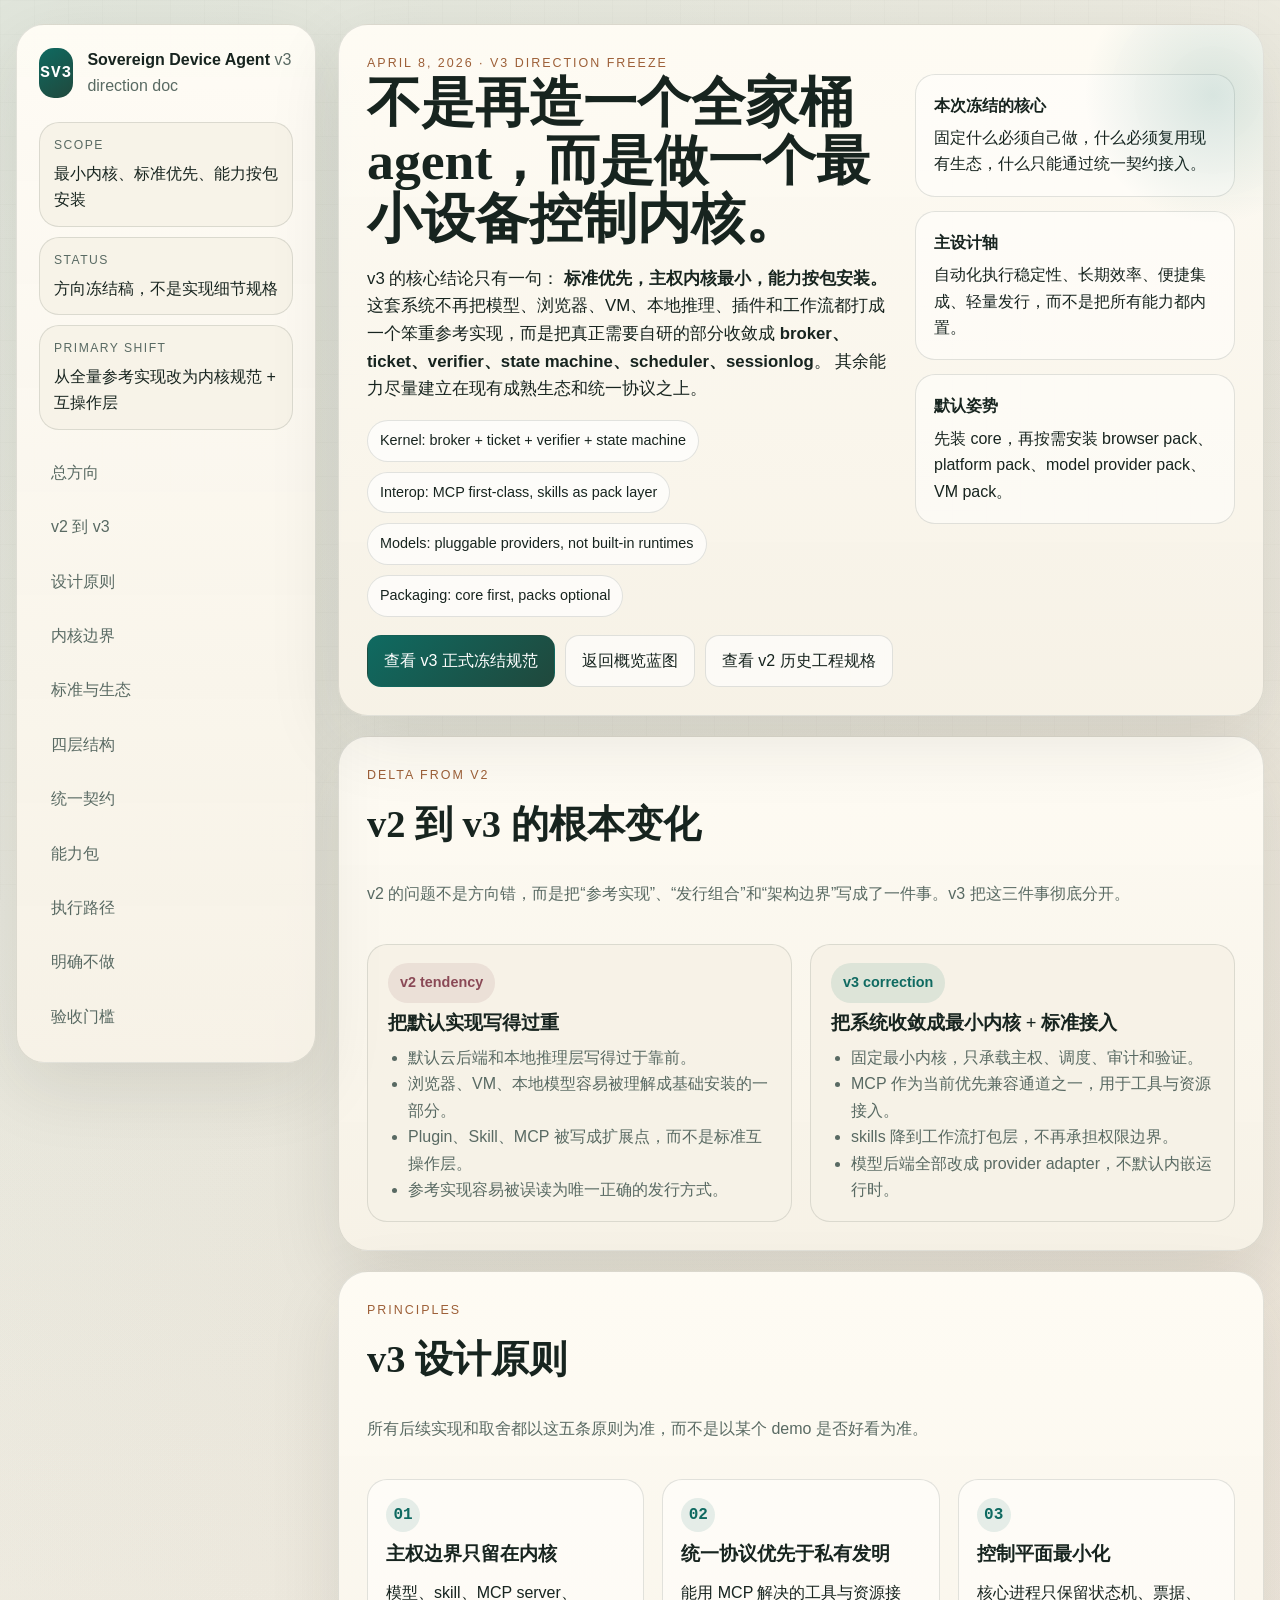
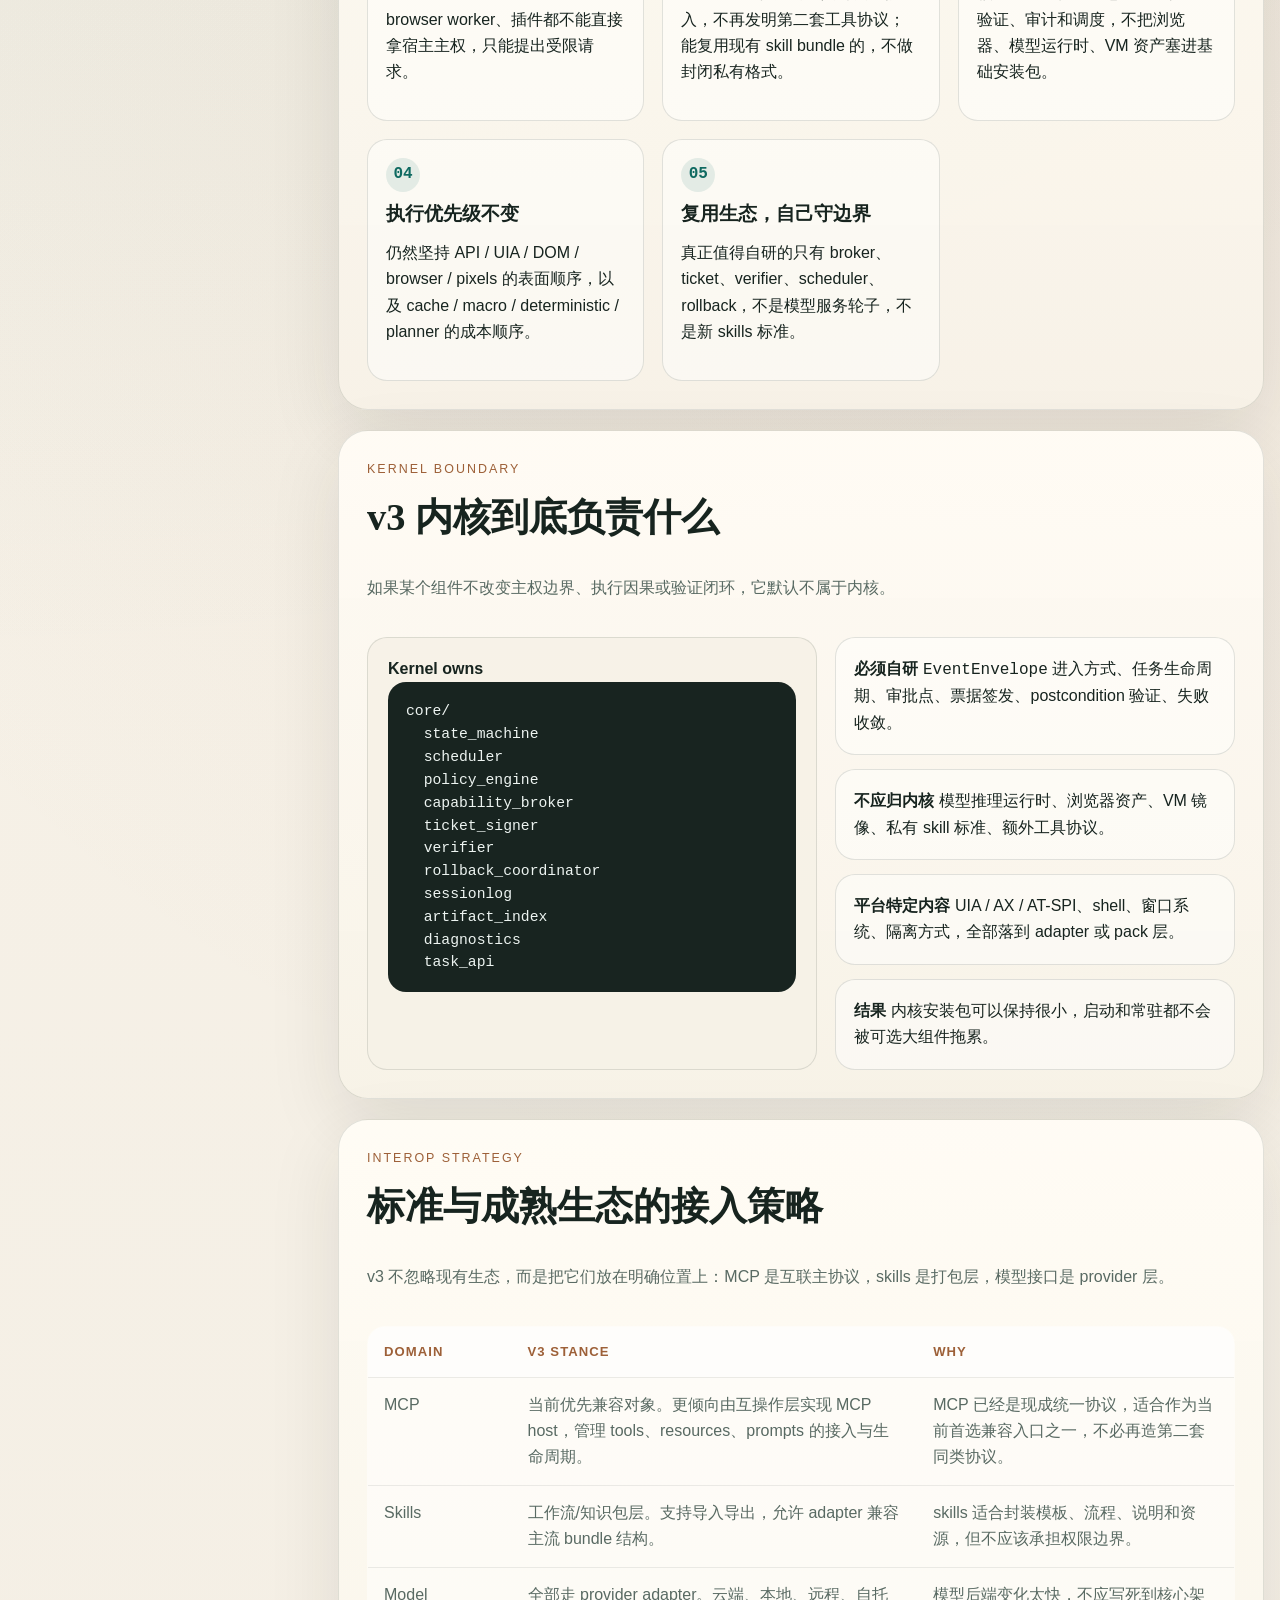
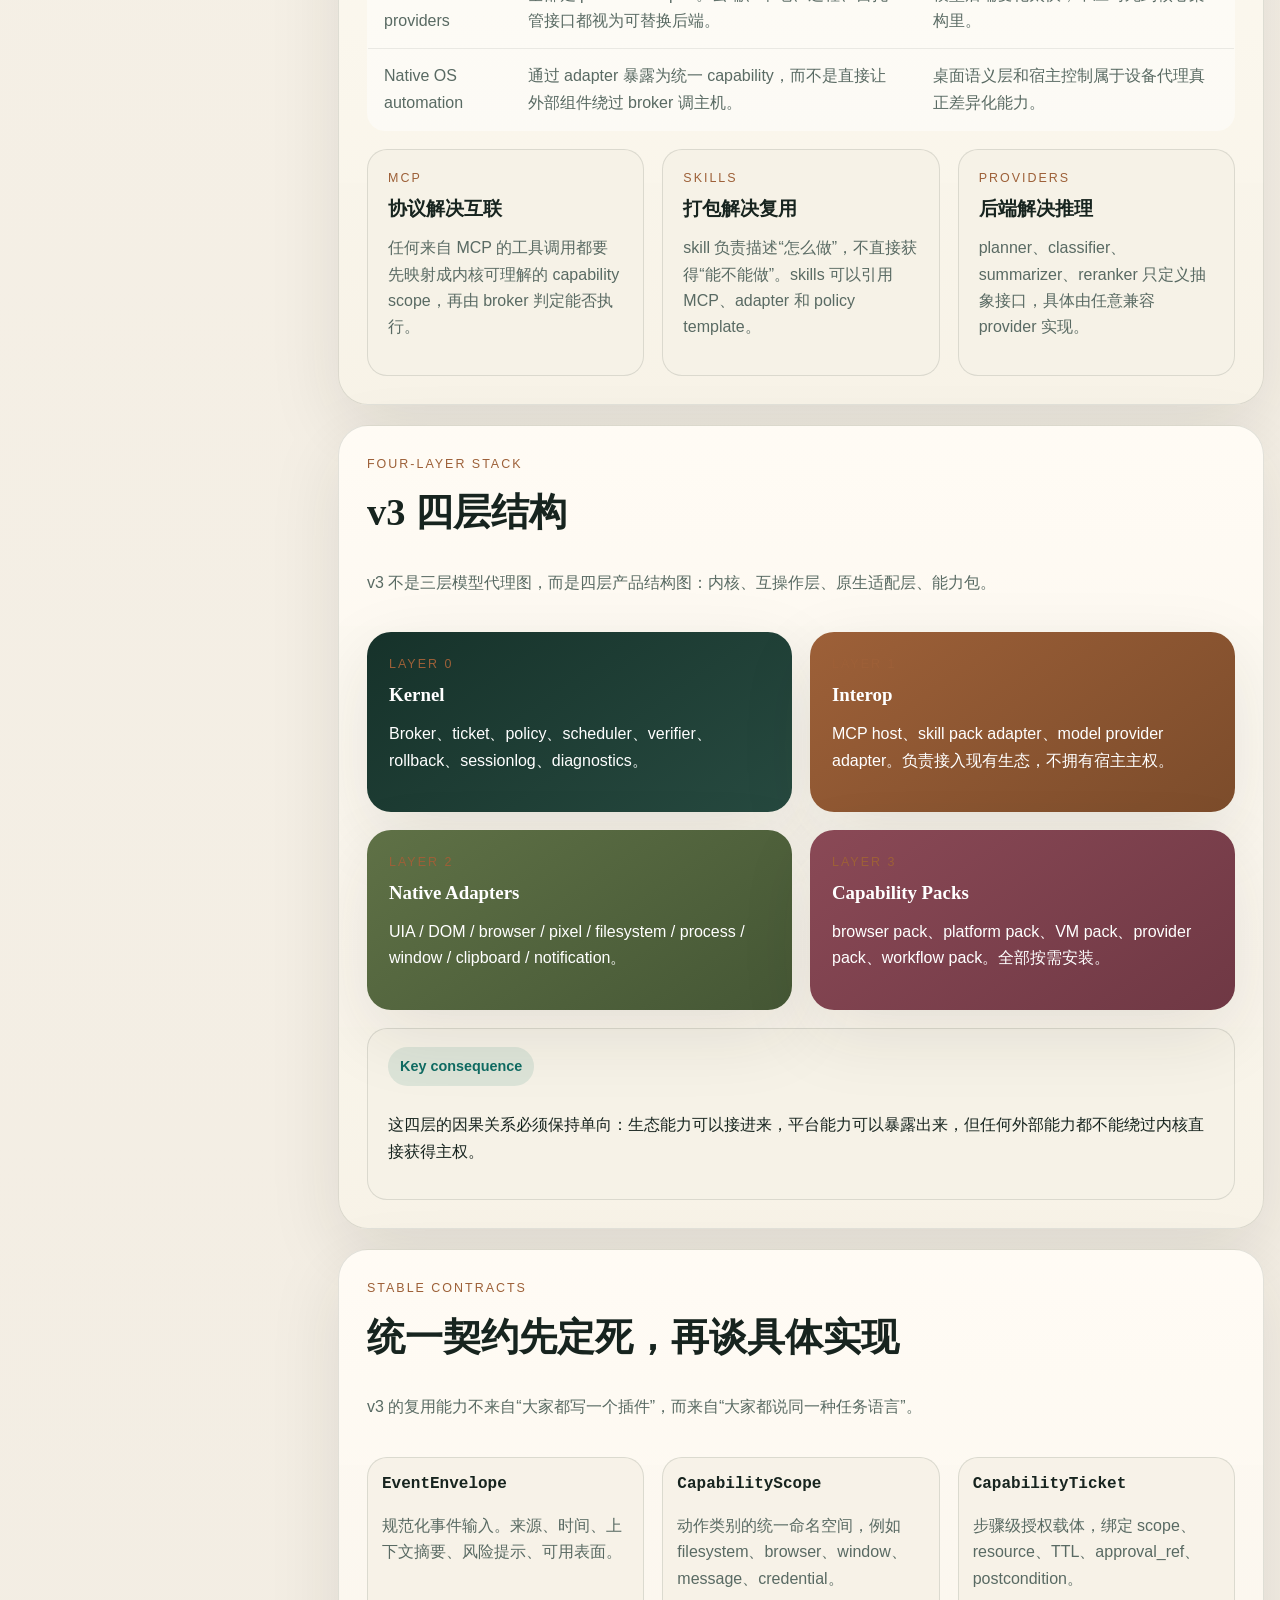
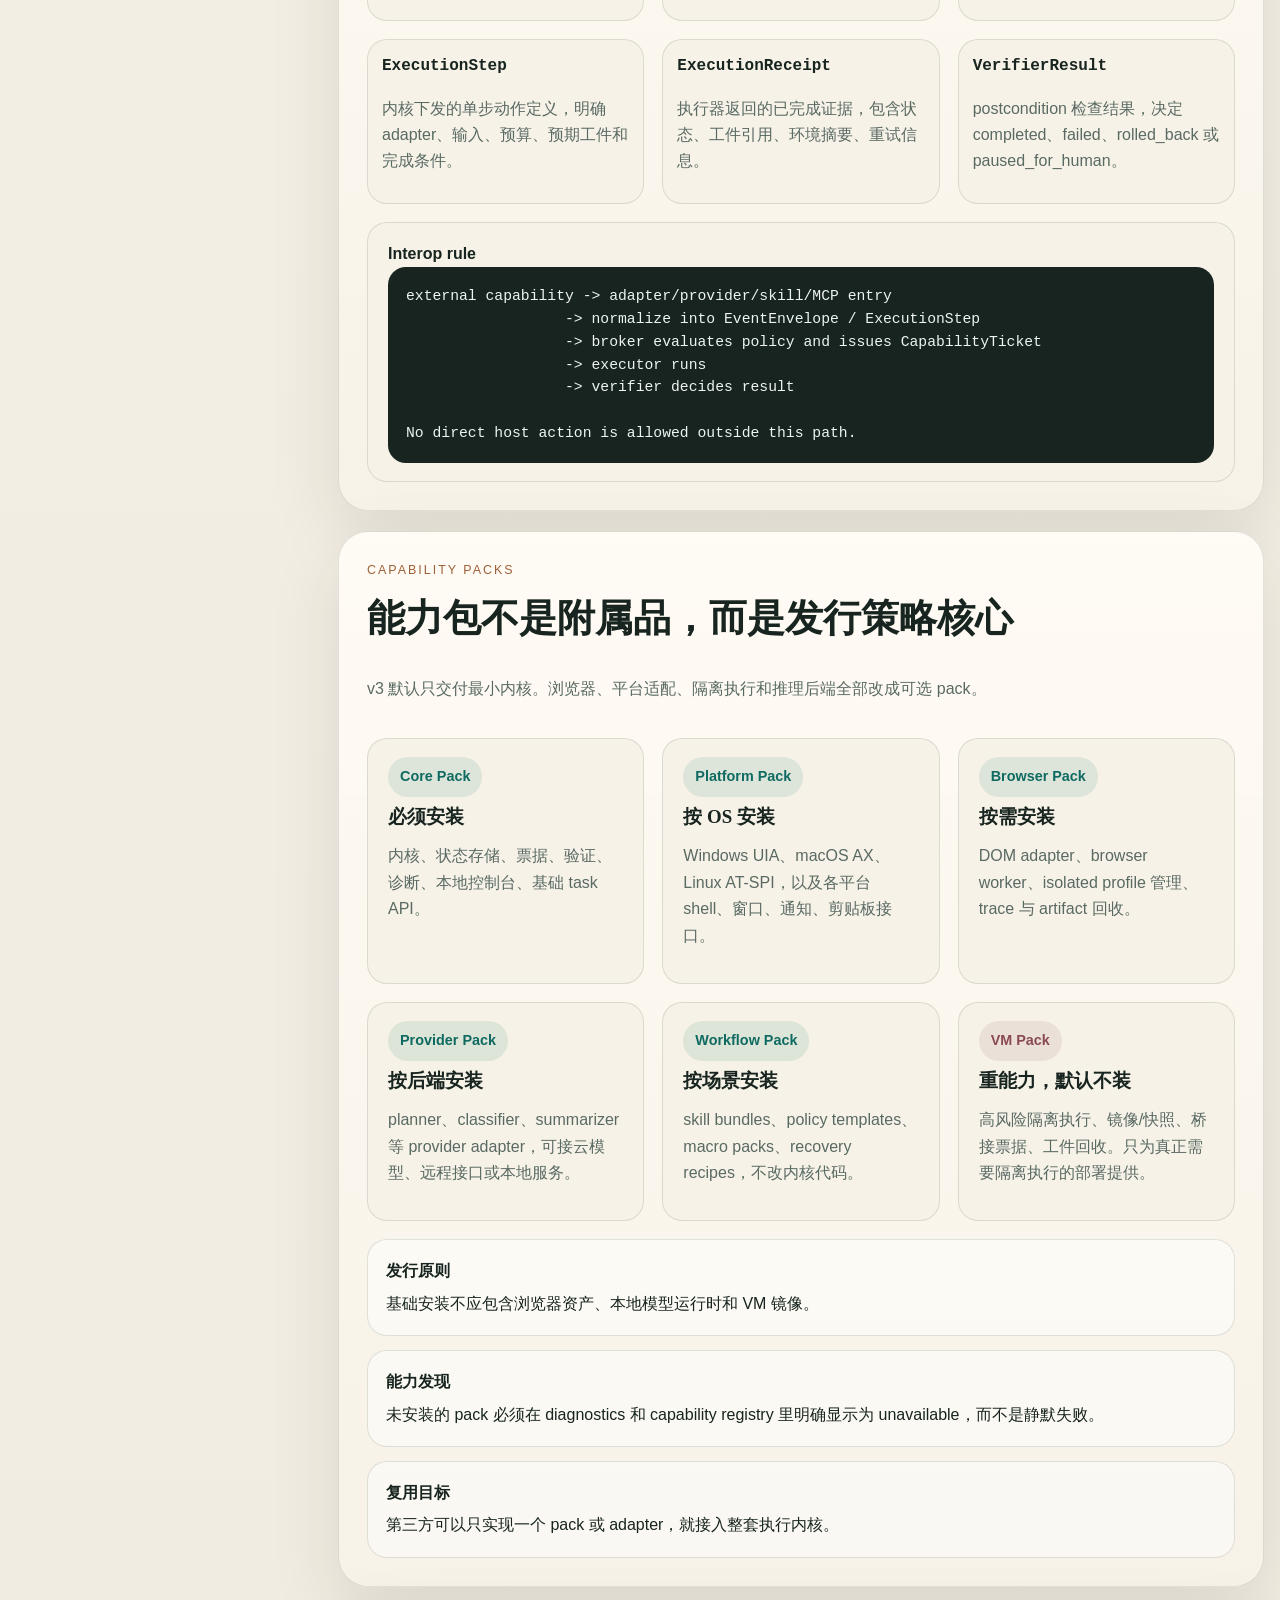
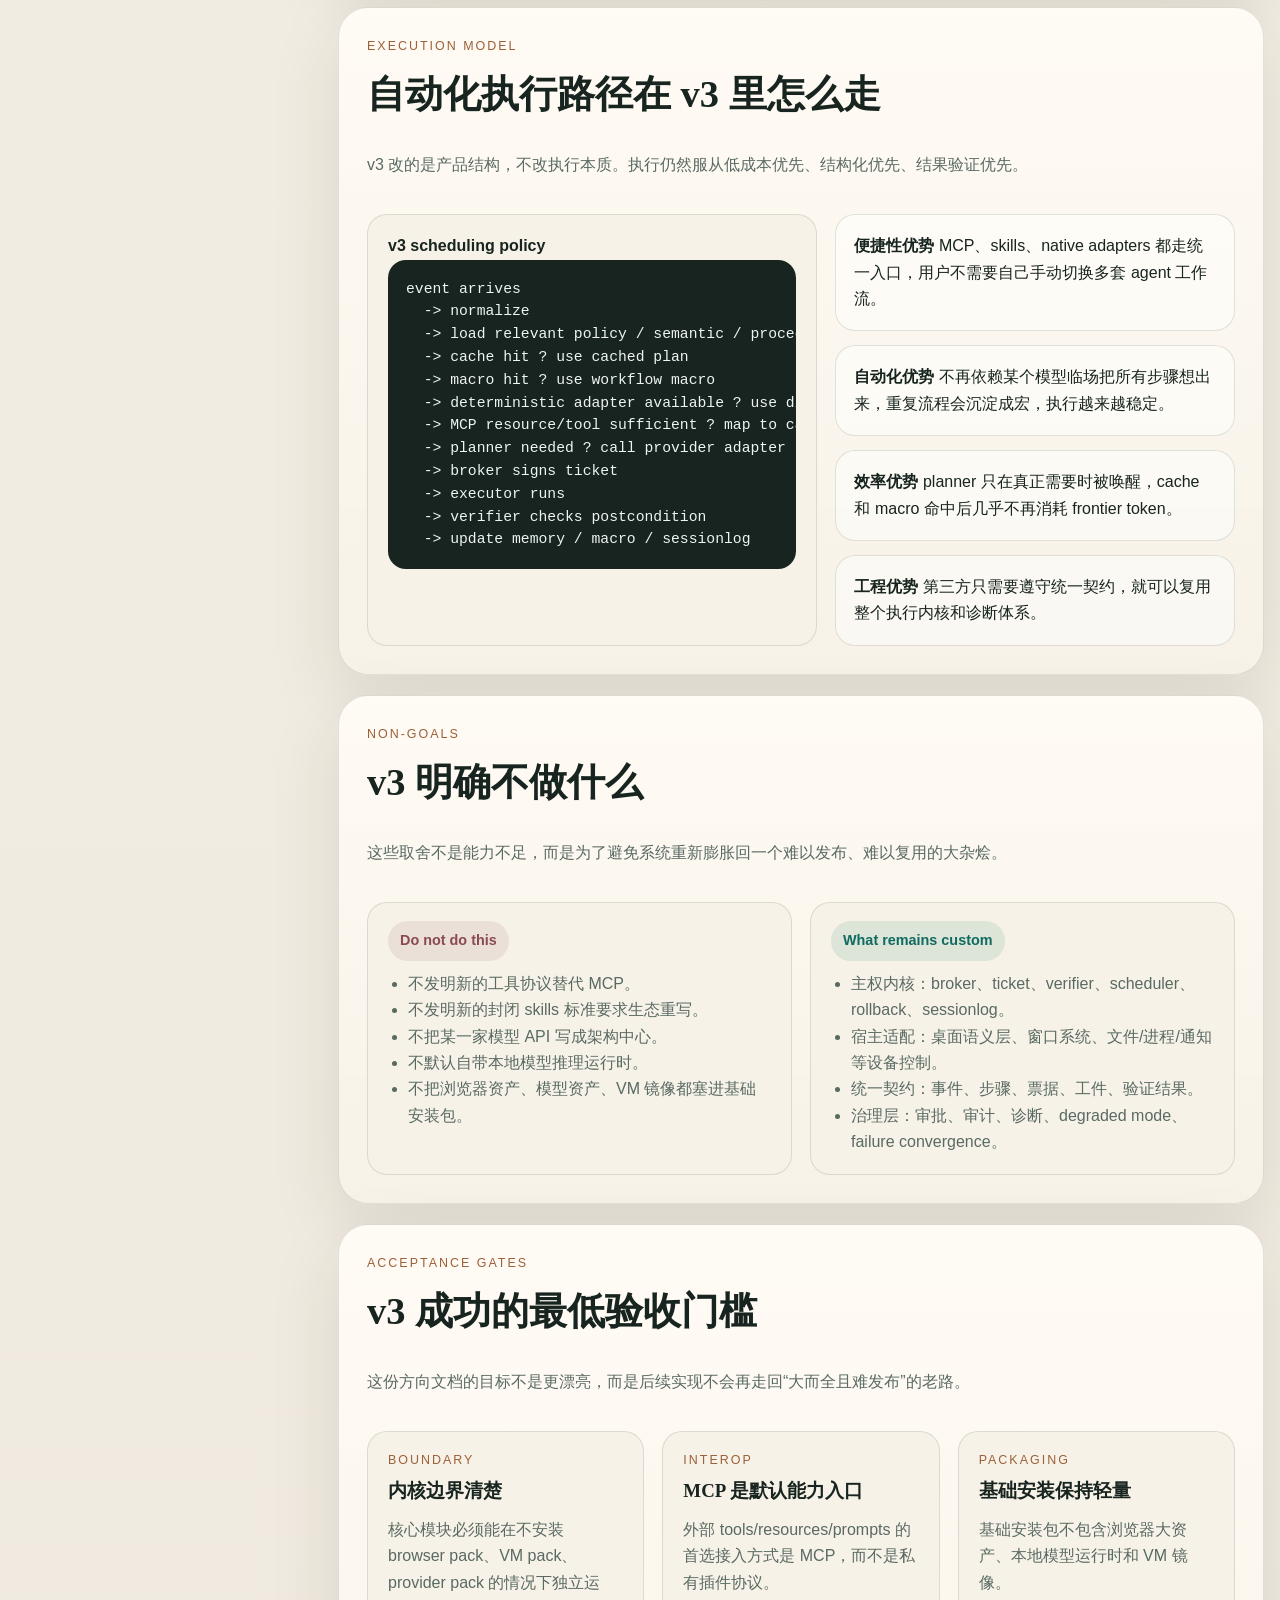
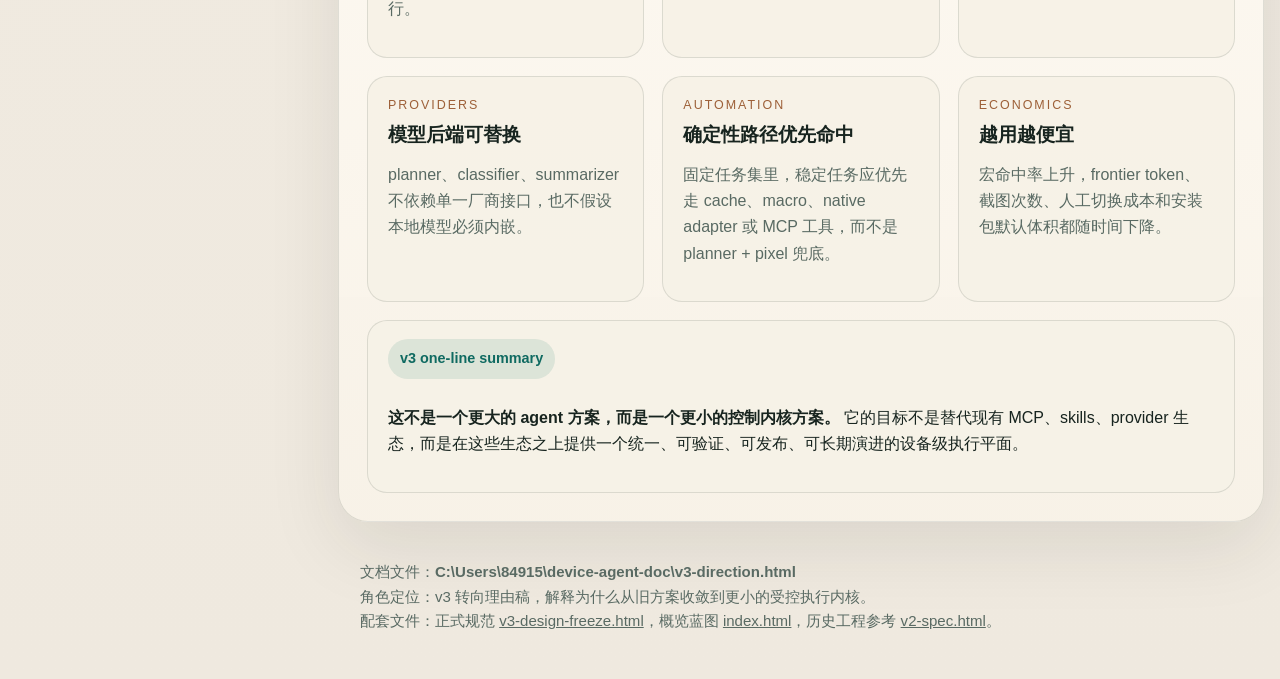
<file: v3-direction.html>
<!DOCTYPE html>
<html lang="zh-CN">
  <head>
    <meta charset="UTF-8" />
    <meta name="viewport" content="width=device-width, initial-scale=1.0" />
    <title>Sovereign Device Agent v3 Direction</title>
    <style>
      :root {
        --bg: #efe9df;
        --paper: rgba(255, 252, 245, 0.94);
        --panel: rgba(247, 242, 231, 0.9);
        --ink: #17241f;
        --muted: #596a63;
        --line: rgba(23, 36, 31, 0.12);
        --teal: #0f6a61;
        --forest: #20483c;
        --copper: #9d6038;
        --olive: #66774d;
        --rose: #8a4956;
        --gold: #c49449;
        --shadow: 0 24px 72px rgba(42, 40, 34, 0.1);
        --radius-xl: 28px;
        --radius-lg: 20px;
        --radius-md: 14px;
        --max: 1400px;
      }

      * {
        box-sizing: border-box;
      }

      html {
        scroll-behavior: smooth;
      }

      body {
        margin: 0;
        color: var(--ink);
        font-family: "Segoe UI", "PingFang SC", "Microsoft YaHei", sans-serif;
        line-height: 1.65;
        background:
          radial-gradient(circle at top left, rgba(15, 106, 97, 0.1), transparent 26%),
          radial-gradient(circle at 88% 14%, rgba(157, 96, 56, 0.08), transparent 22%),
          linear-gradient(180deg, #f8f3e9 0%, var(--bg) 100%);
      }

      body::before {
        content: "";
        position: fixed;
        inset: 0;
        pointer-events: none;
        opacity: 0.42;
        background-image:
          linear-gradient(rgba(23, 36, 31, 0.03) 1px, transparent 1px),
          linear-gradient(90deg, rgba(23, 36, 31, 0.03) 1px, transparent 1px);
        background-size: 34px 34px;
      }

      a {
        color: inherit;
      }

      h1,
      h2,
      h3 {
        margin: 0 0 12px;
        font-family: Georgia, "Times New Roman", serif;
        line-height: 1.08;
      }

      h1 {
        font-size: clamp(2.4rem, 4.2vw, 4.6rem);
      }

      h2 {
        font-size: clamp(1.8rem, 3vw, 2.8rem);
      }

      h3 {
        font-size: 1.18rem;
      }

      code,
      .mono {
        font-family: Consolas, "SFMono-Regular", monospace;
      }

      .frame {
        width: min(calc(100% - 32px), var(--max));
        margin: 24px auto 40px;
        display: grid;
        grid-template-columns: 300px minmax(0, 1fr);
        gap: 22px;
        position: relative;
        z-index: 1;
      }

      .sidebar {
        position: sticky;
        top: 18px;
        align-self: start;
        padding: 22px;
        border: 1px solid var(--line);
        border-radius: var(--radius-xl);
        background: linear-gradient(180deg, rgba(255, 252, 245, 0.97), rgba(247, 242, 231, 0.93));
        box-shadow: var(--shadow);
      }

      .brand {
        display: flex;
        gap: 14px;
        align-items: center;
        margin-bottom: 22px;
      }

      .brand-mark {
        width: 50px;
        height: 50px;
        border-radius: 15px;
        display: grid;
        place-items: center;
        color: #fff;
        background: linear-gradient(145deg, var(--teal), var(--forest));
        font-family: Consolas, monospace;
        font-weight: 700;
        letter-spacing: 1px;
      }

      .brand span,
      .meta-card span,
      .toc a,
      .section-head p,
      .panel p,
      .card p,
      .mini p,
      td,
      li {
        color: var(--muted);
      }

      .meta {
        display: grid;
        gap: 10px;
        margin-bottom: 20px;
      }

      .meta-card,
      .panel,
      .card,
      .mini,
      .code-card,
      .callout {
        border: 1px solid var(--line);
        border-radius: var(--radius-lg);
        background: var(--panel);
      }

      .meta-card,
      .mini {
        padding: 12px 14px;
      }

      .meta-card span {
        display: block;
        text-transform: uppercase;
        letter-spacing: 0.12em;
        font-size: 0.76rem;
        margin-bottom: 6px;
      }

      .toc {
        display: grid;
        gap: 8px;
      }

      .toc a {
        text-decoration: none;
        padding: 10px 12px;
        border-radius: 12px;
      }

      .toc a:hover {
        color: var(--ink);
        background: rgba(255, 255, 255, 0.58);
        border: 1px solid var(--line);
      }

      .content {
        display: grid;
        gap: 20px;
      }

      .hero,
      .section {
        padding: 28px;
        border-radius: 30px;
        border: 1px solid var(--line);
        background: linear-gradient(180deg, var(--paper), rgba(247, 242, 231, 0.95));
        box-shadow: var(--shadow);
        overflow: hidden;
      }

      .hero {
        position: relative;
      }

      .hero::after {
        content: "";
        position: absolute;
        right: -80px;
        top: -60px;
        width: 260px;
        height: 260px;
        border-radius: 50%;
        background: radial-gradient(circle, rgba(15, 106, 97, 0.16), transparent 70%);
      }

      .eyebrow,
      .tag,
      .kicker {
        color: var(--copper);
        text-transform: uppercase;
        letter-spacing: 0.16em;
        font-size: 0.78rem;
      }

      .tag,
      .kicker {
        display: block;
        margin-bottom: 10px;
      }

      .hero-grid,
      .grid-2,
      .grid-3,
      .split,
      .stack-grid,
      .pack-grid,
      .compare-grid,
      .contract-grid {
        display: grid;
        gap: 18px;
      }

      .hero-grid {
        grid-template-columns: minmax(0, 1.32fr) minmax(320px, 0.78fr);
        align-items: start;
      }

      .grid-2,
      .stack-grid,
      .compare-grid {
        grid-template-columns: repeat(2, minmax(0, 1fr));
      }

      .grid-3,
      .pack-grid,
      .contract-grid {
        grid-template-columns: repeat(3, minmax(0, 1fr));
      }

      .split {
        grid-template-columns: minmax(0, 1.06fr) minmax(320px, 0.94fr);
      }

      .panel,
      .card,
      .code-card,
      .callout {
        padding: 18px 20px;
      }

      .hero p {
        max-width: 900px;
        font-size: 1.05rem;
      }

      .badge-row,
      .pill-row,
      .cta-row {
        display: flex;
        flex-wrap: wrap;
        gap: 10px;
      }

      .badge,
      .pill,
      .decision,
      .warning {
        display: inline-flex;
        align-items: center;
        padding: 8px 12px;
        border-radius: 999px;
        font-size: 0.9rem;
      }

      .badge,
      .pill {
        background: rgba(255, 255, 255, 0.68);
        border: 1px solid var(--line);
      }

      .decision {
        background: rgba(15, 106, 97, 0.11);
        color: var(--teal);
        font-weight: 700;
        margin-bottom: 10px;
      }

      .warning {
        background: rgba(138, 73, 86, 0.11);
        color: var(--rose);
        font-weight: 700;
        margin-bottom: 10px;
      }

      .cta-row {
        margin-top: 18px;
      }

      .cta {
        display: inline-flex;
        align-items: center;
        gap: 8px;
        padding: 12px 16px;
        border-radius: 14px;
        text-decoration: none;
        border: 1px solid var(--line);
        background: rgba(255, 255, 255, 0.6);
      }

      .cta.primary {
        background: linear-gradient(135deg, var(--teal), var(--forest));
        color: #fff;
        border-color: transparent;
      }

      .section-head {
        display: grid;
        gap: 8px;
        margin-bottom: 20px;
      }

      .summary-list,
      .principles,
      .checklist,
      .flow-list {
        display: grid;
        gap: 14px;
      }

      .summary-item,
      .principle,
      .check,
      .flow-step {
        padding: 18px;
        border-radius: 20px;
        border: 1px solid var(--line);
        background: rgba(255, 255, 255, 0.45);
      }

      .summary-item strong,
      .flow-step strong {
        display: block;
        margin-bottom: 6px;
      }

      .principle .num {
        display: inline-grid;
        place-items: center;
        width: 34px;
        height: 34px;
        border-radius: 50%;
        margin-bottom: 12px;
        font-family: Consolas, monospace;
        font-weight: 700;
        color: var(--teal);
        background: rgba(15, 106, 97, 0.1);
      }

      .stack-card {
        padding: 22px;
        border-radius: 24px;
        color: #fff;
        box-shadow: var(--shadow);
      }

      .stack-card h3,
      .stack-card p {
        color: inherit;
      }

      .stack-card.core {
        background: linear-gradient(145deg, #16322a, #274a40);
      }

      .stack-card.interop {
        background: linear-gradient(145deg, #9d6038, #7c4c2b);
      }

      .stack-card.adapters {
        background: linear-gradient(145deg, #5f7146, #455735);
      }

      .stack-card.packs {
        background: linear-gradient(145deg, #8a4956, #6f3844);
      }

      table {
        width: 100%;
        border-collapse: collapse;
        overflow: hidden;
        border-radius: 18px;
        border: 1px solid var(--line);
        background: rgba(255, 255, 255, 0.42);
      }

      th,
      td {
        padding: 14px 16px;
        text-align: left;
        vertical-align: top;
        border-bottom: 1px solid rgba(23, 36, 31, 0.08);
      }

      th {
        font-size: 0.82rem;
        text-transform: uppercase;
        letter-spacing: 0.08em;
        color: var(--copper);
        background: rgba(255, 255, 255, 0.52);
      }

      tr:last-child td {
        border-bottom: none;
      }

      pre {
        margin: 0;
        padding: 18px;
        overflow-x: auto;
        border-radius: 18px;
        background: #182420;
        color: #edf4f1;
        font-size: 0.92rem;
        line-height: 1.55;
      }

      ul,
      ol {
        margin: 0;
        padding-left: 20px;
      }

      footer {
        padding: 18px 22px 8px;
        font-size: 0.94rem;
        color: var(--muted);
      }

      @media (max-width: 1100px) {
        .frame {
          grid-template-columns: 1fr;
        }

        .sidebar {
          position: static;
        }
      }

      @media (max-width: 760px) {
        .hero-grid,
        .grid-2,
        .grid-3,
        .split,
        .stack-grid,
        .pack-grid,
        .compare-grid,
        .contract-grid {
          grid-template-columns: 1fr;
        }

        .hero,
        .section,
        .sidebar {
          padding: 20px;
        }
      }
    </style>
  </head>
  <body>
    <div class="frame">
      <aside class="sidebar">
        <div class="brand">
          <div class="brand-mark">SV3</div>
          <div>
            <strong>Sovereign Device Agent</strong>
            <span>v3 direction doc</span>
          </div>
        </div>

        <div class="meta">
          <div class="meta-card">
            <span>Scope</span>
            最小内核、标准优先、能力按包安装
          </div>
          <div class="meta-card">
            <span>Status</span>
            方向冻结稿，不是实现细节规格
          </div>
          <div class="meta-card">
            <span>Primary Shift</span>
            从全量参考实现改为内核规范 + 互操作层
          </div>
        </div>

        <nav class="toc">
          <a href="#hero">总方向</a>
          <a href="#delta">v2 到 v3</a>
          <a href="#principles">设计原则</a>
          <a href="#boundary">内核边界</a>
          <a href="#standards">标准与生态</a>
          <a href="#stack">四层结构</a>
          <a href="#contracts">统一契约</a>
          <a href="#packs">能力包</a>
          <a href="#execution">执行路径</a>
          <a href="#nongoals">明确不做</a>
          <a href="#acceptance">验收门槛</a>
        </nav>
      </aside>

      <main class="content">
        <section class="hero" id="hero">
          <div class="eyebrow">April 8, 2026 · v3 direction freeze</div>
          <div class="hero-grid">
            <div>
              <h1>不是再造一个全家桶 agent，而是做一个最小设备控制内核。</h1>
              <p>
                v3 的核心结论只有一句：
                <strong>标准优先，主权内核最小，能力按包安装。</strong>
                这套系统不再把模型、浏览器、VM、本地推理、插件和工作流都打成一个笨重参考实现，而是把真正需要自研的部分收敛成
                <strong>broker、ticket、verifier、state machine、scheduler、sessionlog</strong>。
                其余能力尽量建立在现有成熟生态和统一协议之上。
              </p>

              <div class="badge-row">
                <div class="badge">Kernel: broker + ticket + verifier + state machine</div>
                <div class="badge">Interop: MCP first-class, skills as pack layer</div>
                <div class="badge">Models: pluggable providers, not built-in runtimes</div>
                <div class="badge">Packaging: core first, packs optional</div>
              </div>

              <div class="cta-row">
                <a class="cta primary" href="v3-design-freeze.html">查看 v3 正式冻结规范</a>
                <a class="cta" href="index.html">返回概览蓝图</a>
                <a class="cta" href="v2-spec.html">查看 v2 历史工程规格</a>
              </div>
            </div>

            <div class="summary-list">
              <div class="summary-item">
                <strong>本次冻结的核心</strong>
                固定什么必须自己做，什么必须复用现有生态，什么只能通过统一契约接入。
              </div>
              <div class="summary-item">
                <strong>主设计轴</strong>
                自动化执行稳定性、长期效率、便捷集成、轻量发行，而不是把所有能力都内置。
              </div>
              <div class="summary-item">
                <strong>默认姿势</strong>
                先装 core，再按需安装 browser pack、platform pack、model provider pack、VM pack。
              </div>
            </div>
          </div>
        </section>

        <section class="section" id="delta">
          <div class="section-head">
            <div class="tag">Delta From v2</div>
            <h2>v2 到 v3 的根本变化</h2>
            <p>
              v2 的问题不是方向错，而是把“参考实现”、“发行组合”和“架构边界”写成了一件事。v3 把这三件事彻底分开。
            </p>
          </div>

          <div class="compare-grid">
            <div class="panel">
              <div class="warning">v2 tendency</div>
              <h3>把默认实现写得过重</h3>
              <ul>
                <li>默认云后端和本地推理层写得过于靠前。</li>
                <li>浏览器、VM、本地模型容易被理解成基础安装的一部分。</li>
                <li>Plugin、Skill、MCP 被写成扩展点，而不是标准互操作层。</li>
                <li>参考实现容易被误读为唯一正确的发行方式。</li>
              </ul>
            </div>

            <div class="panel">
              <div class="decision">v3 correction</div>
              <h3>把系统收敛成最小内核 + 标准接入</h3>
              <ul>
                <li>固定最小内核，只承载主权、调度、审计和验证。</li>
                <li>MCP 作为当前优先兼容通道之一，用于工具与资源接入。</li>
                <li>skills 降到工作流打包层，不再承担权限边界。</li>
                <li>模型后端全部改成 provider adapter，不默认内嵌运行时。</li>
              </ul>
            </div>
          </div>
        </section>

        <section class="section" id="principles">
          <div class="section-head">
            <div class="tag">Principles</div>
            <h2>v3 设计原则</h2>
            <p>所有后续实现和取舍都以这五条原则为准，而不是以某个 demo 是否好看为准。</p>
          </div>

          <div class="grid-3">
            <div class="principle">
              <div class="num">01</div>
              <h3>主权边界只留在内核</h3>
              <p>模型、skill、MCP server、browser worker、插件都不能直接拿宿主主权，只能提出受限请求。</p>
            </div>
            <div class="principle">
              <div class="num">02</div>
              <h3>统一协议优先于私有发明</h3>
              <p>能用 MCP 解决的工具与资源接入，不再发明第二套工具协议；能复用现有 skill bundle 的，不做封闭私有格式。</p>
            </div>
            <div class="principle">
              <div class="num">03</div>
              <h3>控制平面最小化</h3>
              <p>核心进程只保留状态机、票据、验证、审计和调度，不把浏览器、模型运行时、VM 资产塞进基础安装包。</p>
            </div>
            <div class="principle">
              <div class="num">04</div>
              <h3>执行优先级不变</h3>
              <p>仍然坚持 API / UIA / DOM / browser / pixels 的表面顺序，以及 cache / macro / deterministic / planner 的成本顺序。</p>
            </div>
            <div class="principle">
              <div class="num">05</div>
              <h3>复用生态，自己守边界</h3>
              <p>真正值得自研的只有 broker、ticket、verifier、scheduler、rollback，不是模型服务轮子，不是新 skills 标准。</p>
            </div>
          </div>
        </section>

        <section class="section" id="boundary">
          <div class="section-head">
            <div class="tag">Kernel Boundary</div>
            <h2>v3 内核到底负责什么</h2>
            <p>如果某个组件不改变主权边界、执行因果或验证闭环，它默认不属于内核。</p>
          </div>

          <div class="split">
            <div class="code-card">
              <strong>Kernel owns</strong>
              <pre>core/
  state_machine
  scheduler
  policy_engine
  capability_broker
  ticket_signer
  verifier
  rollback_coordinator
  sessionlog
  artifact_index
  diagnostics
  task_api</pre>
            </div>

            <div class="checklist">
              <div class="check">
                <strong>必须自研</strong>
                <span class="mono">EventEnvelope</span> 进入方式、任务生命周期、审批点、票据签发、postcondition 验证、失败收敛。
              </div>
              <div class="check">
                <strong>不应归内核</strong>
                模型推理运行时、浏览器资产、VM 镜像、私有 skill 标准、额外工具协议。
              </div>
              <div class="check">
                <strong>平台特定内容</strong>
                UIA / AX / AT-SPI、shell、窗口系统、隔离方式，全部落到 adapter 或 pack 层。
              </div>
              <div class="check">
                <strong>结果</strong>
                内核安装包可以保持很小，启动和常驻都不会被可选大组件拖累。
              </div>
            </div>
          </div>
        </section>

        <section class="section" id="standards">
          <div class="section-head">
            <div class="tag">Interop Strategy</div>
            <h2>标准与成熟生态的接入策略</h2>
            <p>v3 不忽略现有生态，而是把它们放在明确位置上：MCP 是互联主协议，skills 是打包层，模型接口是 provider 层。</p>
          </div>

          <table>
            <thead>
              <tr>
                <th>Domain</th>
                <th>v3 stance</th>
                <th>Why</th>
              </tr>
            </thead>
            <tbody>
              <tr>
                <td>MCP</td>
                <td>当前优先兼容对象。更倾向由互操作层实现 MCP host，管理 tools、resources、prompts 的接入与生命周期。</td>
                <td>MCP 已经是现成统一协议，适合作为当前首选兼容入口之一，不必再造第二套同类协议。</td>
              </tr>
              <tr>
                <td>Skills</td>
                <td>工作流/知识包层。支持导入导出，允许 adapter 兼容主流 bundle 结构。</td>
                <td>skills 适合封装模板、流程、说明和资源，但不应该承担权限边界。</td>
              </tr>
              <tr>
                <td>Model providers</td>
                <td>全部走 provider adapter。云端、本地、远程、自托管接口都视为可替换后端。</td>
                <td>模型后端变化太快，不应写死到核心架构里。</td>
              </tr>
              <tr>
                <td>Native OS automation</td>
                <td>通过 adapter 暴露为统一 capability，而不是直接让外部组件绕过 broker 调主机。</td>
                <td>桌面语义层和宿主控制属于设备代理真正差异化能力。</td>
              </tr>
            </tbody>
          </table>

          <div class="grid-3" style="margin-top: 18px">
            <div class="card">
              <span class="kicker">MCP</span>
              <h3>协议解决互联</h3>
              <p>任何来自 MCP 的工具调用都要先映射成内核可理解的 capability scope，再由 broker 判定能否执行。</p>
            </div>
            <div class="card">
              <span class="kicker">Skills</span>
              <h3>打包解决复用</h3>
              <p>skill 负责描述“怎么做”，不直接获得“能不能做”。skills 可以引用 MCP、adapter 和 policy template。</p>
            </div>
            <div class="card">
              <span class="kicker">Providers</span>
              <h3>后端解决推理</h3>
              <p>planner、classifier、summarizer、reranker 只定义抽象接口，具体由任意兼容 provider 实现。</p>
            </div>
          </div>
        </section>

        <section class="section" id="stack">
          <div class="section-head">
            <div class="tag">Four-Layer Stack</div>
            <h2>v3 四层结构</h2>
            <p>v3 不是三层模型代理图，而是四层产品结构图：内核、互操作层、原生适配层、能力包。</p>
          </div>

          <div class="stack-grid">
            <div class="stack-card core">
              <span class="kicker">Layer 0</span>
              <h3>Kernel</h3>
              <p>Broker、ticket、policy、scheduler、verifier、rollback、sessionlog、diagnostics。</p>
            </div>
            <div class="stack-card interop">
              <span class="kicker">Layer 1</span>
              <h3>Interop</h3>
              <p>MCP host、skill pack adapter、model provider adapter。负责接入现有生态，不拥有宿主主权。</p>
            </div>
            <div class="stack-card adapters">
              <span class="kicker">Layer 2</span>
              <h3>Native Adapters</h3>
              <p>UIA / DOM / browser / pixel / filesystem / process / window / clipboard / notification。</p>
            </div>
            <div class="stack-card packs">
              <span class="kicker">Layer 3</span>
              <h3>Capability Packs</h3>
              <p>browser pack、platform pack、VM pack、provider pack、workflow pack。全部按需安装。</p>
            </div>
          </div>

          <div class="callout" style="margin-top: 18px">
            <div class="decision">Key consequence</div>
            <p>
              这四层的因果关系必须保持单向：生态能力可以接进来，平台能力可以暴露出来，但任何外部能力都不能绕过内核直接获得主权。
            </p>
          </div>
        </section>

        <section class="section" id="contracts">
          <div class="section-head">
            <div class="tag">Stable Contracts</div>
            <h2>统一契约先定死，再谈具体实现</h2>
            <p>v3 的复用能力不来自“大家都写一个插件”，而来自“大家都说同一种任务语言”。</p>
          </div>

          <div class="contract-grid">
            <div class="mini">
              <strong class="mono">EventEnvelope</strong>
              <p>规范化事件输入。来源、时间、上下文摘要、风险提示、可用表面。</p>
            </div>
            <div class="mini">
              <strong class="mono">CapabilityScope</strong>
              <p>动作类别的统一命名空间，例如 filesystem、browser、window、message、credential。</p>
            </div>
            <div class="mini">
              <strong class="mono">CapabilityTicket</strong>
              <p>步骤级授权载体，绑定 scope、resource、TTL、approval_ref、postcondition。</p>
            </div>
            <div class="mini">
              <strong class="mono">ExecutionStep</strong>
              <p>内核下发的单步动作定义，明确 adapter、输入、预算、预期工件和完成条件。</p>
            </div>
            <div class="mini">
              <strong class="mono">ExecutionReceipt</strong>
              <p>执行器返回的已完成证据，包含状态、工件引用、环境摘要、重试信息。</p>
            </div>
            <div class="mini">
              <strong class="mono">VerifierResult</strong>
              <p>postcondition 检查结果，决定 completed、failed、rolled_back 或 paused_for_human。</p>
            </div>
          </div>

          <div class="code-card" style="margin-top: 18px">
            <strong>Interop rule</strong>
            <pre>external capability -> adapter/provider/skill/MCP entry
                  -> normalize into EventEnvelope / ExecutionStep
                  -> broker evaluates policy and issues CapabilityTicket
                  -> executor runs
                  -> verifier decides result

No direct host action is allowed outside this path.</pre>
          </div>
        </section>

        <section class="section" id="packs">
          <div class="section-head">
            <div class="tag">Capability Packs</div>
            <h2>能力包不是附属品，而是发行策略核心</h2>
            <p>v3 默认只交付最小内核。浏览器、平台适配、隔离执行和推理后端全部改成可选 pack。</p>
          </div>

          <div class="pack-grid">
            <div class="panel">
              <div class="decision">Core Pack</div>
              <h3>必须安装</h3>
              <p>内核、状态存储、票据、验证、诊断、本地控制台、基础 task API。</p>
            </div>
            <div class="panel">
              <div class="decision">Platform Pack</div>
              <h3>按 OS 安装</h3>
              <p>Windows UIA、macOS AX、Linux AT-SPI，以及各平台 shell、窗口、通知、剪贴板接口。</p>
            </div>
            <div class="panel">
              <div class="decision">Browser Pack</div>
              <h3>按需安装</h3>
              <p>DOM adapter、browser worker、isolated profile 管理、trace 与 artifact 回收。</p>
            </div>
            <div class="panel">
              <div class="decision">Provider Pack</div>
              <h3>按后端安装</h3>
              <p>planner、classifier、summarizer 等 provider adapter，可接云模型、远程接口或本地服务。</p>
            </div>
            <div class="panel">
              <div class="decision">Workflow Pack</div>
              <h3>按场景安装</h3>
              <p>skill bundles、policy templates、macro packs、recovery recipes，不改内核代码。</p>
            </div>
            <div class="panel">
              <div class="warning">VM Pack</div>
              <h3>重能力，默认不装</h3>
              <p>高风险隔离执行、镜像/快照、桥接票据、工件回收。只为真正需要隔离执行的部署提供。</p>
            </div>
          </div>

          <div class="flow-list" style="margin-top: 18px">
            <div class="flow-step">
              <strong>发行原则</strong>
              基础安装不应包含浏览器资产、本地模型运行时和 VM 镜像。
            </div>
            <div class="flow-step">
              <strong>能力发现</strong>
              未安装的 pack 必须在 diagnostics 和 capability registry 里明确显示为 unavailable，而不是静默失败。
            </div>
            <div class="flow-step">
              <strong>复用目标</strong>
              第三方可以只实现一个 pack 或 adapter，就接入整套执行内核。
            </div>
          </div>
        </section>

        <section class="section" id="execution">
          <div class="section-head">
            <div class="tag">Execution Model</div>
            <h2>自动化执行路径在 v3 里怎么走</h2>
            <p>v3 改的是产品结构，不改执行本质。执行仍然服从低成本优先、结构化优先、结果验证优先。</p>
          </div>

          <div class="split">
            <div class="code-card">
              <strong>v3 scheduling policy</strong>
              <pre>event arrives
  -> normalize
  -> load relevant policy / semantic / procedural memory
  -> cache hit ? use cached plan
  -> macro hit ? use workflow macro
  -> deterministic adapter available ? use direct/script path
  -> MCP resource/tool sufficient ? map to capability and execute
  -> planner needed ? call provider adapter
  -> broker signs ticket
  -> executor runs
  -> verifier checks postcondition
  -> update memory / macro / sessionlog</pre>
            </div>

            <div class="checklist">
              <div class="check">
                <strong>便捷性优势</strong>
                MCP、skills、native adapters 都走统一入口，用户不需要自己手动切换多套 agent 工作流。
              </div>
              <div class="check">
                <strong>自动化优势</strong>
                不再依赖某个模型临场把所有步骤想出来，重复流程会沉淀成宏，执行越来越稳定。
              </div>
              <div class="check">
                <strong>效率优势</strong>
                planner 只在真正需要时被唤醒，cache 和 macro 命中后几乎不再消耗 frontier token。
              </div>
              <div class="check">
                <strong>工程优势</strong>
                第三方只需要遵守统一契约，就可以复用整个执行内核和诊断体系。
              </div>
            </div>
          </div>
        </section>

        <section class="section" id="nongoals">
          <div class="section-head">
            <div class="tag">Non-Goals</div>
            <h2>v3 明确不做什么</h2>
            <p>这些取舍不是能力不足，而是为了避免系统重新膨胀回一个难以发布、难以复用的大杂烩。</p>
          </div>

          <div class="grid-2">
            <div class="panel">
              <div class="warning">Do not do this</div>
              <ul>
                <li>不发明新的工具协议替代 MCP。</li>
                <li>不发明新的封闭 skills 标准要求生态重写。</li>
                <li>不把某一家模型 API 写成架构中心。</li>
                <li>不默认自带本地模型推理运行时。</li>
                <li>不把浏览器资产、模型资产、VM 镜像都塞进基础安装包。</li>
              </ul>
            </div>

            <div class="panel">
              <div class="decision">What remains custom</div>
              <ul>
                <li>主权内核：broker、ticket、verifier、scheduler、rollback、sessionlog。</li>
                <li>宿主适配：桌面语义层、窗口系统、文件/进程/通知等设备控制。</li>
                <li>统一契约：事件、步骤、票据、工件、验证结果。</li>
                <li>治理层：审批、审计、诊断、degraded mode、failure convergence。</li>
              </ul>
            </div>
          </div>
        </section>

        <section class="section" id="acceptance">
          <div class="section-head">
            <div class="tag">Acceptance Gates</div>
            <h2>v3 成功的最低验收门槛</h2>
            <p>这份方向文档的目标不是更漂亮，而是后续实现不会再走回“大而全且难发布”的老路。</p>
          </div>

          <div class="grid-3">
            <div class="card">
              <span class="kicker">Boundary</span>
              <h3>内核边界清楚</h3>
              <p>核心模块必须能在不安装 browser pack、VM pack、provider pack 的情况下独立运行。</p>
            </div>
            <div class="card">
              <span class="kicker">Interop</span>
              <h3>MCP 是默认能力入口</h3>
              <p>外部 tools/resources/prompts 的首选接入方式是 MCP，而不是私有插件协议。</p>
            </div>
            <div class="card">
              <span class="kicker">Packaging</span>
              <h3>基础安装保持轻量</h3>
              <p>基础安装包不包含浏览器大资产、本地模型运行时和 VM 镜像。</p>
            </div>
            <div class="card">
              <span class="kicker">Providers</span>
              <h3>模型后端可替换</h3>
              <p>planner、classifier、summarizer 不依赖单一厂商接口，也不假设本地模型必须内嵌。</p>
            </div>
            <div class="card">
              <span class="kicker">Automation</span>
              <h3>确定性路径优先命中</h3>
              <p>固定任务集里，稳定任务应优先走 cache、macro、native adapter 或 MCP 工具，而不是 planner + pixel 兜底。</p>
            </div>
            <div class="card">
              <span class="kicker">Economics</span>
              <h3>越用越便宜</h3>
              <p>宏命中率上升，frontier token、截图次数、人工切换成本和安装包默认体积都随时间下降。</p>
            </div>
          </div>

          <div class="callout" style="margin-top: 18px">
            <div class="decision">v3 one-line summary</div>
            <p>
              <strong>这不是一个更大的 agent 方案，而是一个更小的控制内核方案。</strong>
              它的目标不是替代现有 MCP、skills、provider 生态，而是在这些生态之上提供一个统一、可验证、可发布、可长期演进的设备级执行平面。
            </p>
          </div>
        </section>

        <footer>
          文档文件：<strong>C:\Users\84915\device-agent-doc\v3-direction.html</strong><br />
          角色定位：v3 转向理由稿，解释为什么从旧方案收敛到更小的受控执行内核。<br />
          配套文件：正式规范 <a href="v3-design-freeze.html">v3-design-freeze.html</a>，概览蓝图 <a href="index.html">index.html</a>，历史工程参考 <a href="v2-spec.html">v2-spec.html</a>。
        </footer>
      </main>
    </div>
  </body>
</html>
</file>
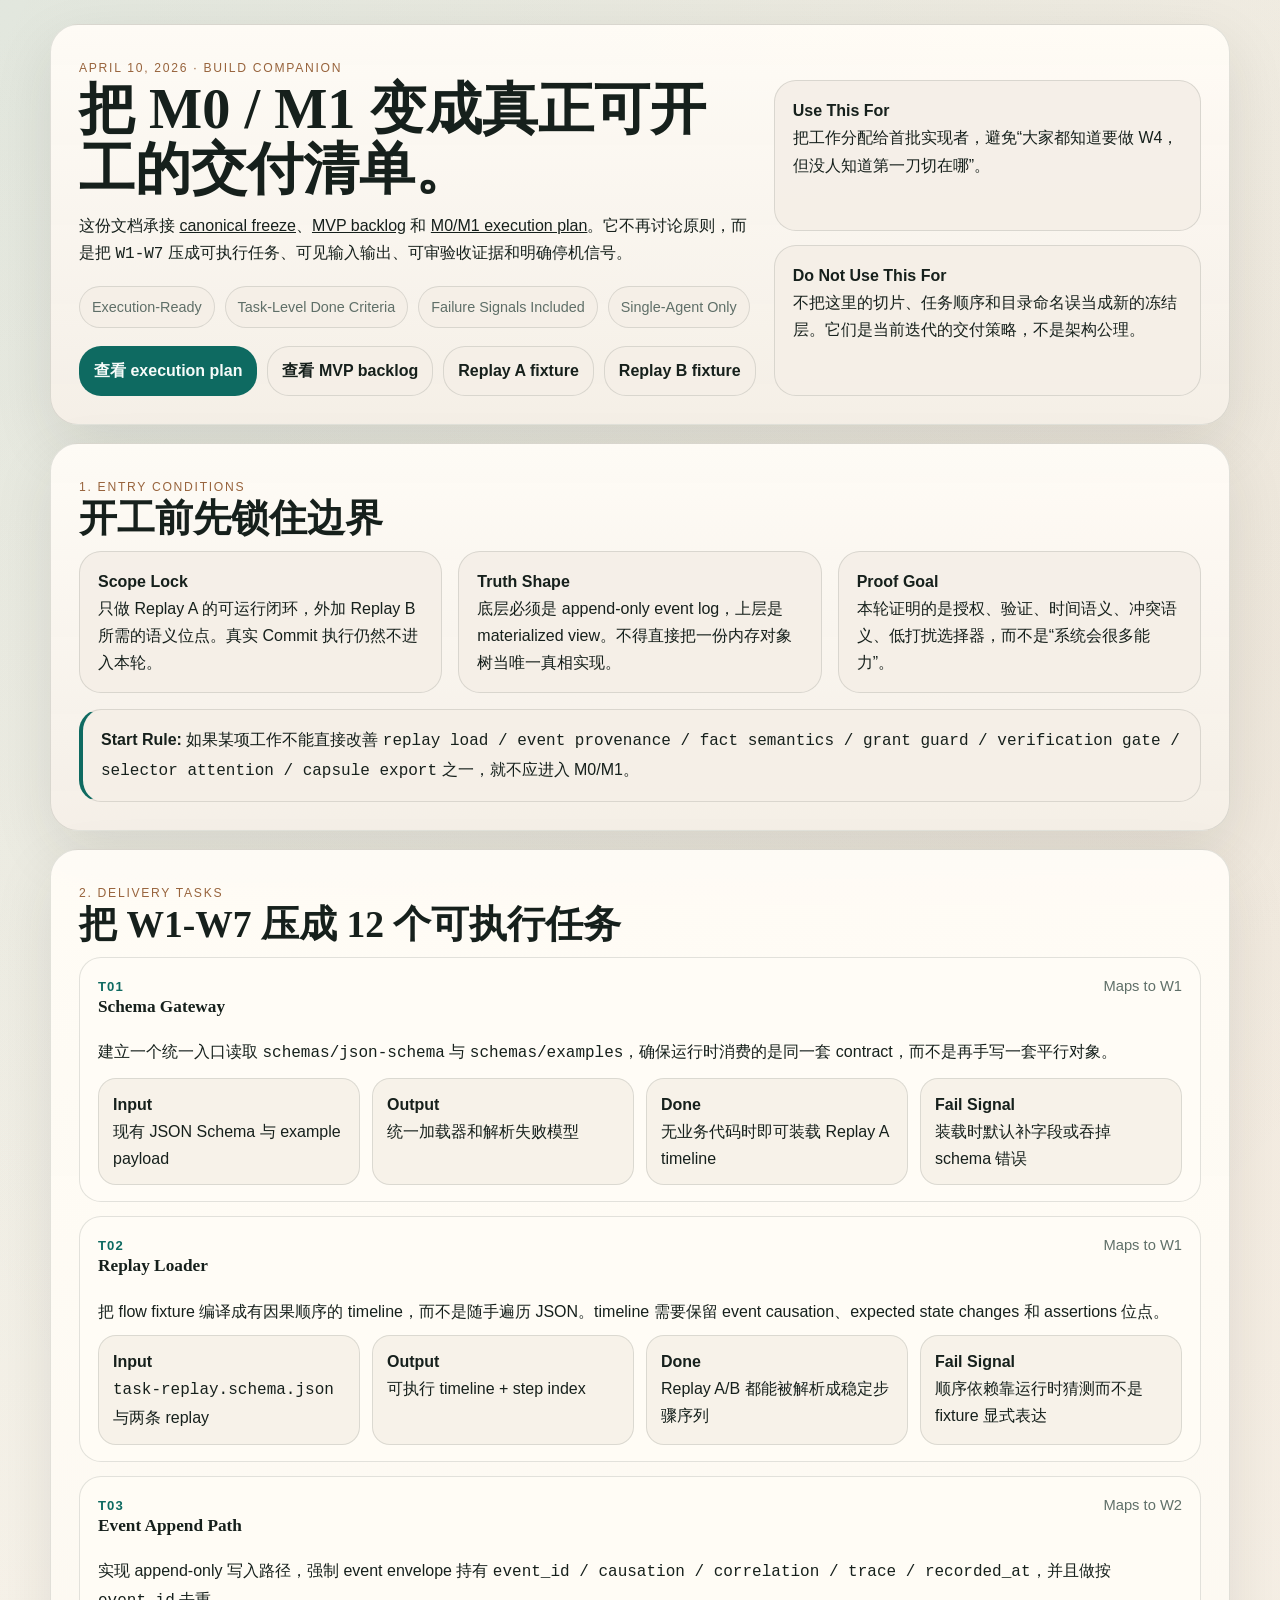
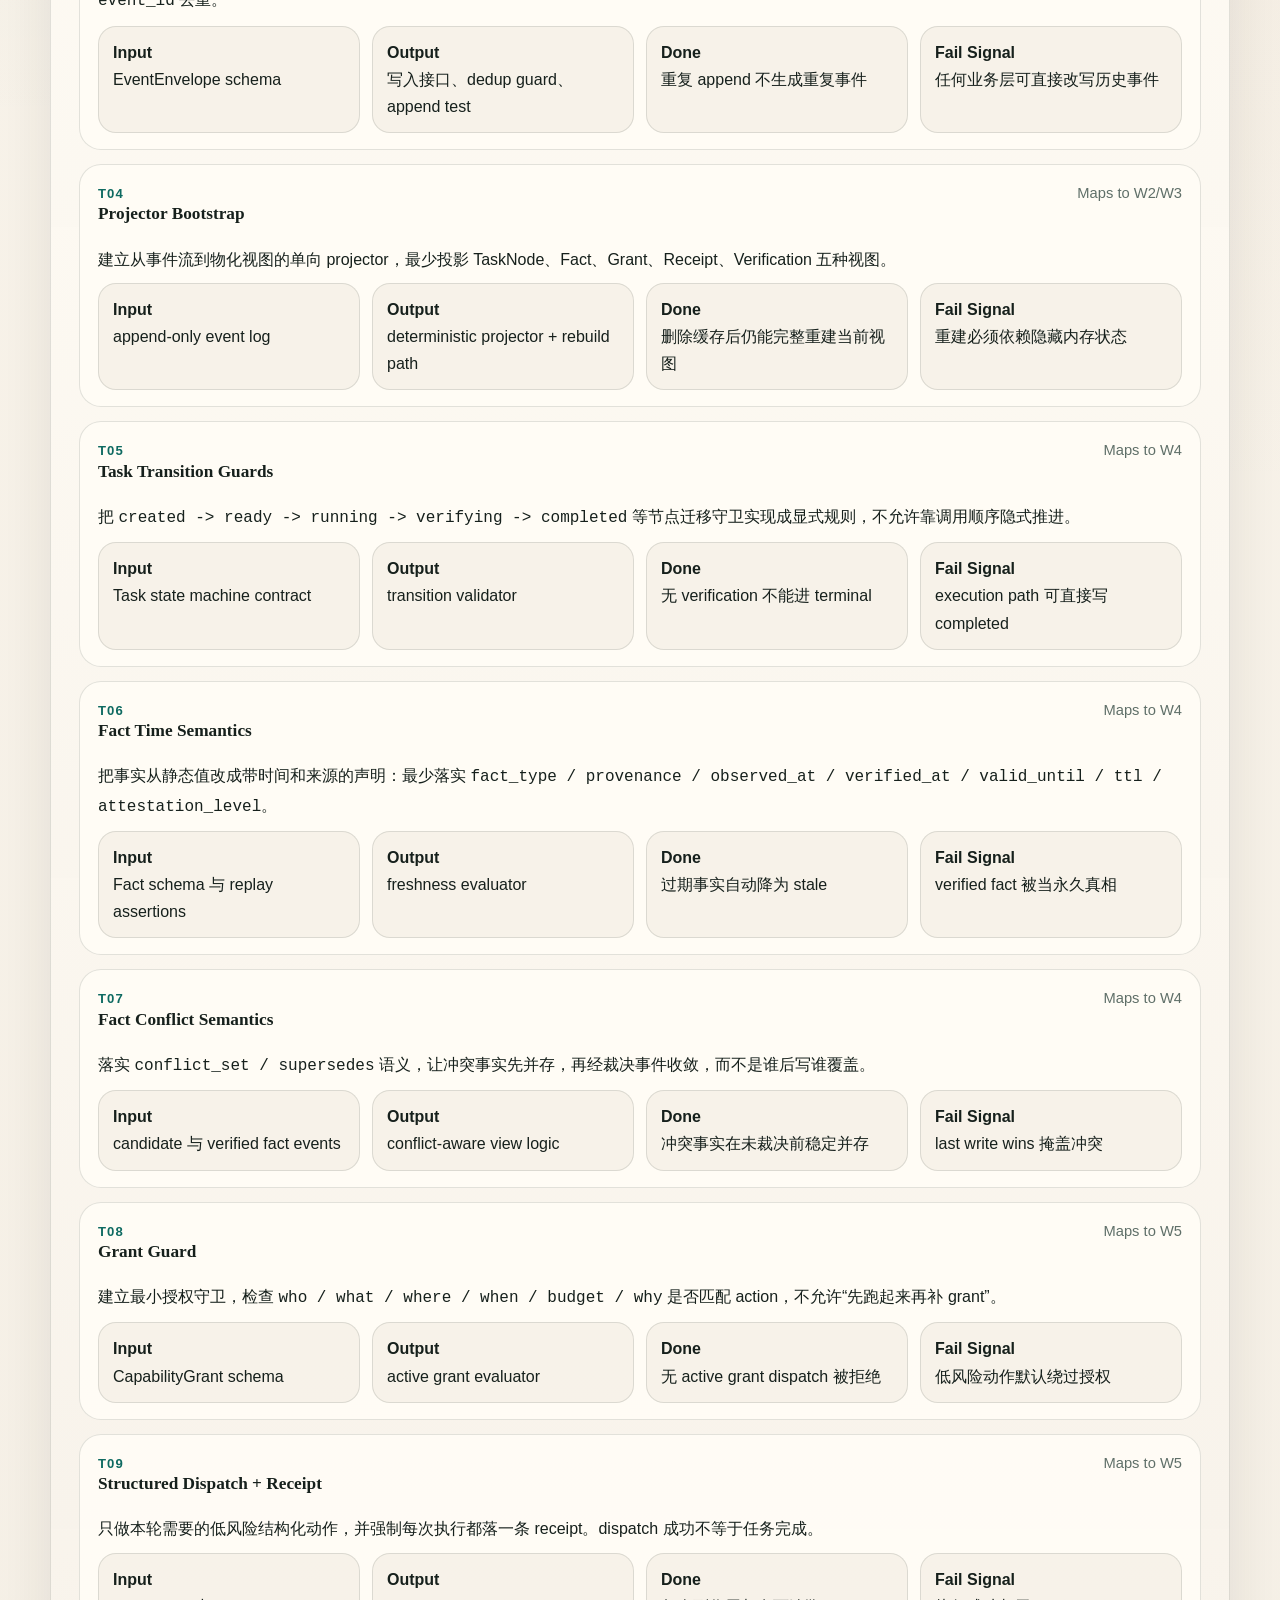
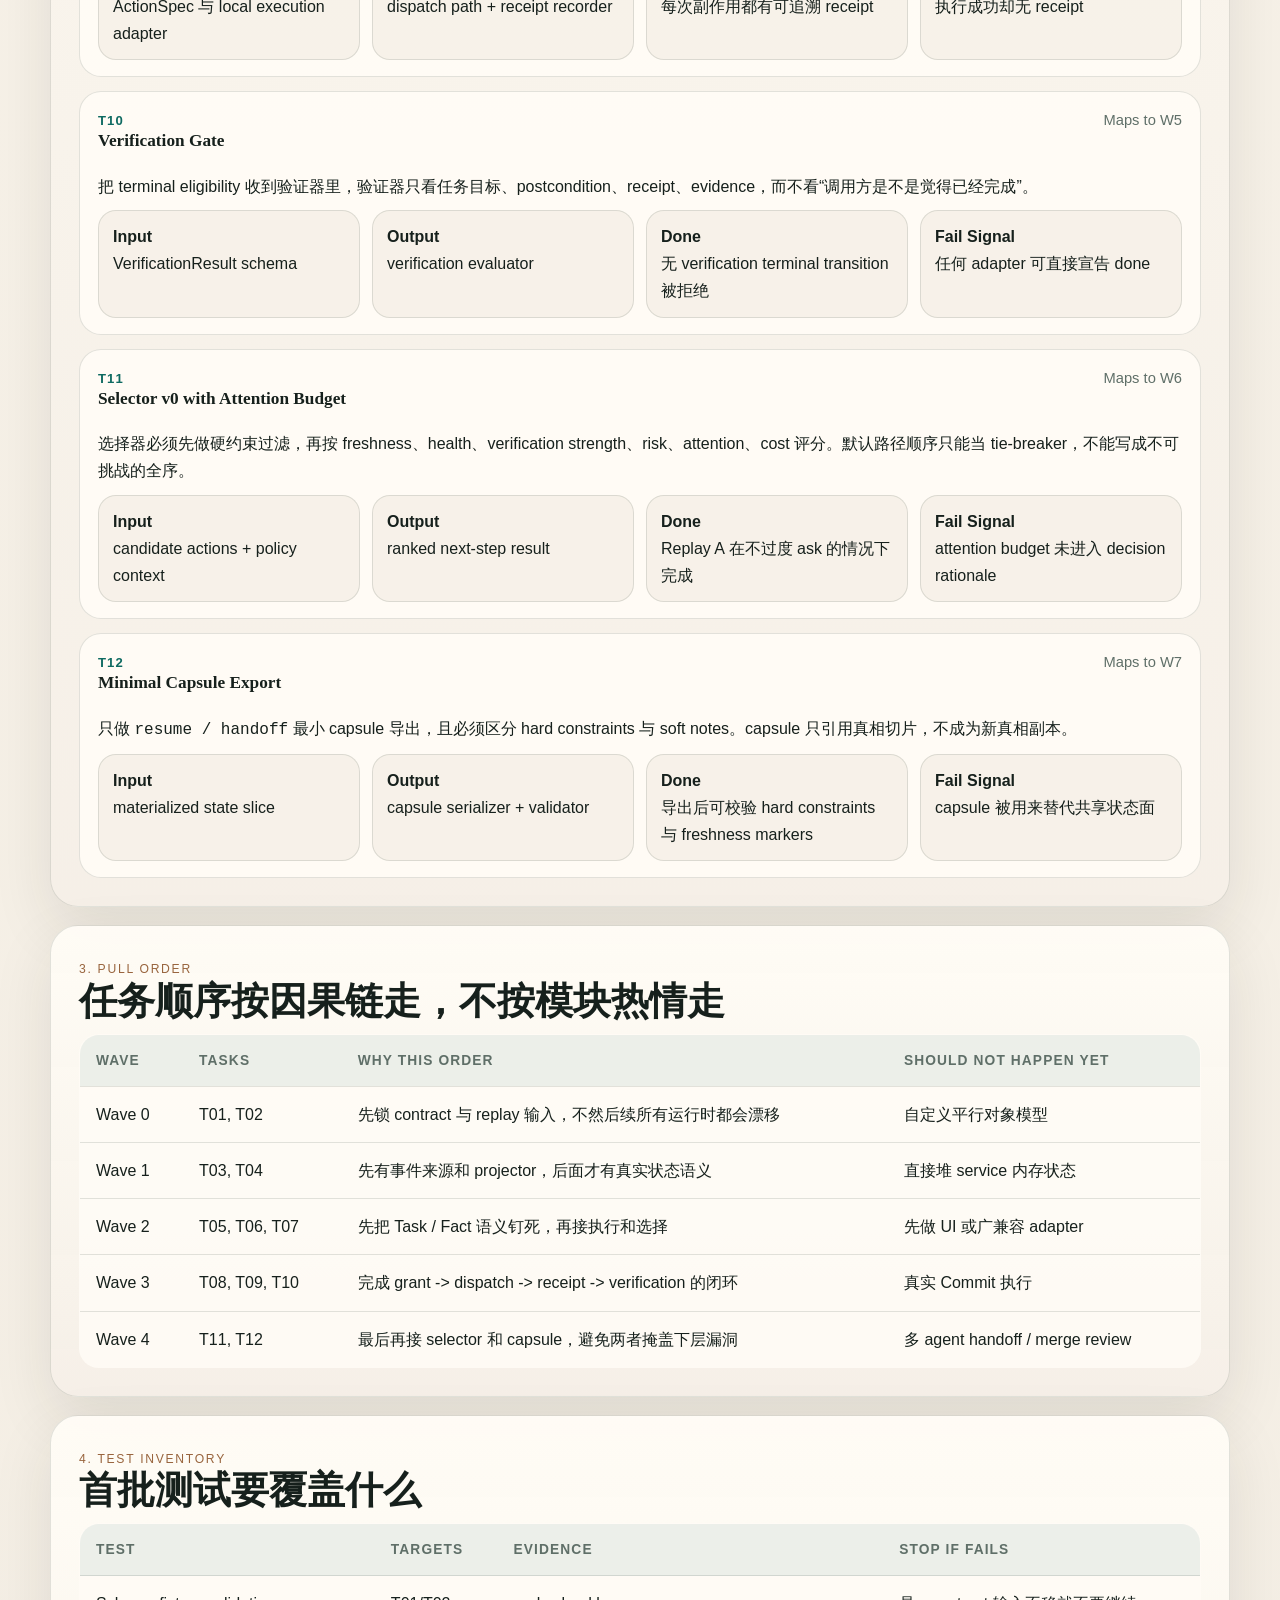
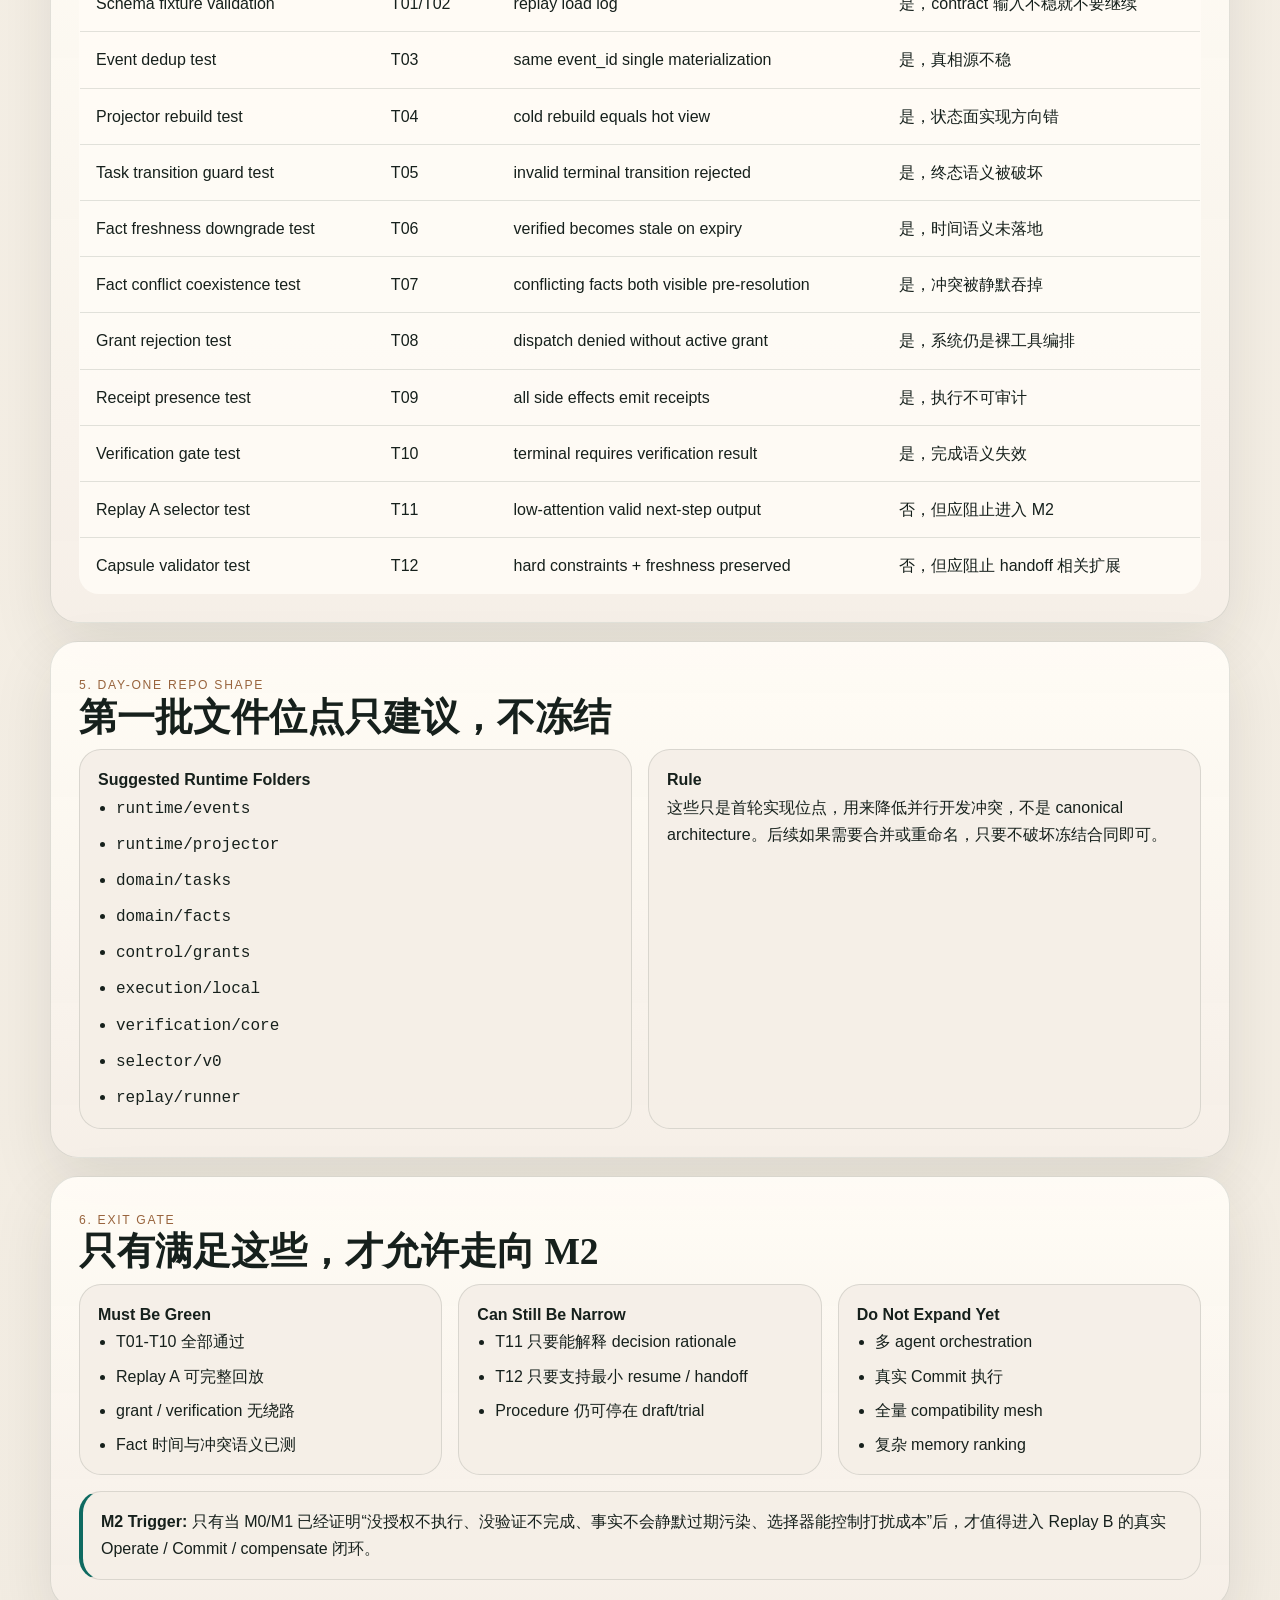
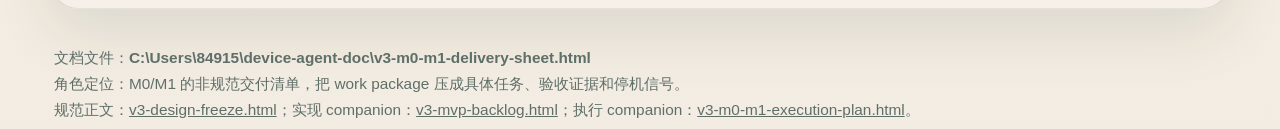
<file: v3-m0-m1-delivery-sheet.html>
<!DOCTYPE html>
<html lang="zh-CN">
<head>
  <meta charset="UTF-8" />
  <meta name="viewport" content="width=device-width, initial-scale=1.0" />
  <title>V3 M0 M1 Delivery Sheet</title>
  <style>
    :root {
      --bg: #f2ece2;
      --paper: rgba(255, 252, 246, 0.96);
      --panel: rgba(245, 239, 231, 0.94);
      --ink: #16201c;
      --muted: #5f6f68;
      --line: rgba(22, 32, 28, 0.12);
      --teal: #0e6a61;
      --copper: #98643d;
      --warn: #8d4f3f;
      --shadow: 0 22px 60px rgba(40, 35, 28, 0.1);
      --radius: 22px;
      --max: 1180px;
    }

    * { box-sizing: border-box; }
    body {
      margin: 0;
      color: var(--ink);
      font-family: "Segoe UI", "PingFang SC", "Microsoft YaHei", sans-serif;
      line-height: 1.7;
      background:
        radial-gradient(circle at 0% 0%, rgba(14, 106, 97, 0.1), transparent 26%),
        radial-gradient(circle at 100% 10%, rgba(152, 100, 61, 0.08), transparent 24%),
        linear-gradient(180deg, #faf5ec 0%, var(--bg) 100%);
    }

    a { color: inherit; }
    h1, h2, h3 {
      margin: 0 0 12px;
      font-family: Georgia, "Times New Roman", serif;
      line-height: 1.06;
    }
    h1 { font-size: clamp(2.4rem, 4.4vw, 4.4rem); }
    h2 { font-size: clamp(1.7rem, 3vw, 2.35rem); }
    h3 { font-size: 1.08rem; }
    p { margin: 0; }
    ul { margin: 0; padding-left: 18px; }
    li + li { margin-top: 7px; }
    code, .mono { font-family: Consolas, "SFMono-Regular", monospace; }

    .shell {
      width: min(calc(100% - 28px), var(--max));
      margin: 24px auto 40px;
      display: grid;
      gap: 18px;
    }

    .hero, .section {
      border: 1px solid var(--line);
      border-radius: 28px;
      background: linear-gradient(180deg, var(--paper), rgba(245, 239, 231, 0.94));
      box-shadow: var(--shadow);
      padding: 28px;
    }

    .eyebrow, .tag {
      display: inline-block;
      color: var(--copper);
      text-transform: uppercase;
      letter-spacing: 0.14em;
      font-size: 0.76rem;
    }

    .hero-grid, .grid-2, .grid-3 {
      display: grid;
      gap: 16px;
    }

    .hero-grid { grid-template-columns: minmax(0, 1.35fr) minmax(300px, 0.85fr); }
    .grid-2 { grid-template-columns: repeat(2, minmax(0, 1fr)); }
    .grid-3 { grid-template-columns: repeat(3, minmax(0, 1fr)); }

    .badge-row, .cta-row {
      display: flex;
      flex-wrap: wrap;
      gap: 10px;
      margin-top: 18px;
    }

    .badge, .cta, .card, .callout, .task {
      border: 1px solid var(--line);
      border-radius: var(--radius);
      background: var(--panel);
    }

    .badge {
      padding: 8px 12px;
      font-size: 0.9rem;
      color: var(--muted);
    }

    .cta {
      text-decoration: none;
      padding: 10px 14px;
      font-weight: 600;
    }

    .cta.primary {
      background: var(--teal);
      color: #f6fbf9;
      border-color: transparent;
    }

    .card, .callout, .task {
      padding: 16px 18px;
    }

    .callout {
      border-left: 4px solid var(--teal);
    }

    .stack {
      display: grid;
      gap: 14px;
    }

    .task {
      display: grid;
      gap: 10px;
      background: rgba(255, 252, 246, 0.92);
    }

    .task-head {
      display: flex;
      justify-content: space-between;
      gap: 12px;
      align-items: baseline;
      flex-wrap: wrap;
    }

    .task-id {
      color: var(--teal);
      font-weight: 700;
      letter-spacing: 0.08em;
      text-transform: uppercase;
      font-size: 0.82rem;
    }

    .meta {
      color: var(--muted);
      font-size: 0.92rem;
    }

    .task-grid {
      display: grid;
      gap: 12px;
      grid-template-columns: repeat(4, minmax(0, 1fr));
    }

    .mini {
      border: 1px solid var(--line);
      border-radius: 18px;
      padding: 12px 14px;
      background: rgba(245, 239, 231, 0.8);
    }

    table {
      width: 100%;
      border-collapse: collapse;
      margin-top: 12px;
      overflow: hidden;
      border-radius: 20px;
      border: 1px solid var(--line);
      background: rgba(255, 252, 246, 0.88);
    }

    th, td {
      text-align: left;
      vertical-align: top;
      padding: 14px 16px;
      border-bottom: 1px solid var(--line);
    }

    th {
      font-size: 0.86rem;
      letter-spacing: 0.08em;
      text-transform: uppercase;
      color: var(--muted);
      background: rgba(14, 106, 97, 0.08);
    }

    tbody tr:last-child td { border-bottom: 0; }

    .warning {
      color: var(--warn);
      font-weight: 700;
    }

    footer {
      color: var(--muted);
      font-size: 0.96rem;
      padding: 18px 4px 10px;
    }

    @media (max-width: 980px) {
      .hero-grid, .grid-2, .grid-3, .task-grid { grid-template-columns: 1fr; }
      .hero, .section { padding: 20px; }
    }
  </style>
</head>
<body>
  <div class="shell">
    <section class="hero">
      <div class="eyebrow">April 10, 2026 · Build Companion</div>
      <div class="hero-grid">
        <div>
          <h1>把 M0 / M1 变成真正可开工的交付清单。</h1>
          <p>这份文档承接 <a href="v3-design-freeze.html">canonical freeze</a>、<a href="v3-mvp-backlog.html">MVP backlog</a> 和 <a href="v3-m0-m1-execution-plan.html">M0/M1 execution plan</a>。它不再讨论原则，而是把 <span class="mono">W1-W7</span> 压成可执行任务、可见输入输出、可审验收证据和明确停机信号。</p>
          <div class="badge-row">
            <div class="badge">Execution-Ready</div>
            <div class="badge">Task-Level Done Criteria</div>
            <div class="badge">Failure Signals Included</div>
            <div class="badge">Single-Agent Only</div>
          </div>
          <div class="cta-row">
            <a class="cta primary" href="v3-m0-m1-execution-plan.html">查看 execution plan</a>
            <a class="cta" href="v3-mvp-backlog.html">查看 MVP backlog</a>
            <a class="cta" href="schemas/examples/flows/research-brief-flow.json">Replay A fixture</a>
            <a class="cta" href="schemas/examples/flows/crm-followup-flow.json">Replay B fixture</a>
          </div>
        </div>
        <div class="stack">
          <div class="card">
            <strong>Use This For</strong>
            <p>把工作分配给首批实现者，避免“大家都知道要做 W4，但没人知道第一刀切在哪”。</p>
          </div>
          <div class="card">
            <strong>Do Not Use This For</strong>
            <p>不把这里的切片、任务顺序和目录命名误当成新的冻结层。它们是当前迭代的交付策略，不是架构公理。</p>
          </div>
        </div>
      </div>
    </section>

    <section class="section">
      <div class="tag">1. Entry Conditions</div>
      <h2>开工前先锁住边界</h2>
      <div class="grid-3">
        <div class="card">
          <strong>Scope Lock</strong>
          <p>只做 Replay A 的可运行闭环，外加 Replay B 所需的语义位点。真实 Commit 执行仍然不进入本轮。</p>
        </div>
        <div class="card">
          <strong>Truth Shape</strong>
          <p>底层必须是 append-only event log，上层是 materialized view。不得直接把一份内存对象树当唯一真相实现。</p>
        </div>
        <div class="card">
          <strong>Proof Goal</strong>
          <p>本轮证明的是授权、验证、时间语义、冲突语义、低打扰选择器，而不是“系统会很多能力”。</p>
        </div>
      </div>
      <div class="callout" style="margin-top: 16px;">
        <p><strong>Start Rule:</strong> 如果某项工作不能直接改善 <span class="mono">replay load / event provenance / fact semantics / grant guard / verification gate / selector attention / capsule export</span> 之一，就不应进入 M0/M1。</p>
      </div>
    </section>

    <section class="section">
      <div class="tag">2. Delivery Tasks</div>
      <h2>把 W1-W7 压成 12 个可执行任务</h2>
      <div class="stack">
        <div class="task">
          <div class="task-head">
            <div>
              <div class="task-id">T01</div>
              <h3>Schema Gateway</h3>
            </div>
            <div class="meta">Maps to W1</div>
          </div>
          <p>建立一个统一入口读取 <span class="mono">schemas/json-schema</span> 与 <span class="mono">schemas/examples</span>，确保运行时消费的是同一套 contract，而不是再手写一套平行对象。</p>
          <div class="task-grid">
            <div class="mini"><strong>Input</strong><p>现有 JSON Schema 与 example payload</p></div>
            <div class="mini"><strong>Output</strong><p>统一加载器和解析失败模型</p></div>
            <div class="mini"><strong>Done</strong><p>无业务代码时即可装载 Replay A timeline</p></div>
            <div class="mini"><strong>Fail Signal</strong><p>装载时默认补字段或吞掉 schema 错误</p></div>
          </div>
        </div>

        <div class="task">
          <div class="task-head">
            <div>
              <div class="task-id">T02</div>
              <h3>Replay Loader</h3>
            </div>
            <div class="meta">Maps to W1</div>
          </div>
          <p>把 flow fixture 编译成有因果顺序的 timeline，而不是随手遍历 JSON。timeline 需要保留 event causation、expected state changes 和 assertions 位点。</p>
          <div class="task-grid">
            <div class="mini"><strong>Input</strong><p><span class="mono">task-replay.schema.json</span> 与两条 replay</p></div>
            <div class="mini"><strong>Output</strong><p>可执行 timeline + step index</p></div>
            <div class="mini"><strong>Done</strong><p>Replay A/B 都能被解析成稳定步骤序列</p></div>
            <div class="mini"><strong>Fail Signal</strong><p>顺序依赖靠运行时猜测而不是 fixture 显式表达</p></div>
          </div>
        </div>

        <div class="task">
          <div class="task-head">
            <div>
              <div class="task-id">T03</div>
              <h3>Event Append Path</h3>
            </div>
            <div class="meta">Maps to W2</div>
          </div>
          <p>实现 append-only 写入路径，强制 event envelope 持有 <span class="mono">event_id / causation / correlation / trace / recorded_at</span>，并且做按 <span class="mono">event_id</span> 去重。</p>
          <div class="task-grid">
            <div class="mini"><strong>Input</strong><p>EventEnvelope schema</p></div>
            <div class="mini"><strong>Output</strong><p>写入接口、dedup guard、append test</p></div>
            <div class="mini"><strong>Done</strong><p>重复 append 不生成重复事件</p></div>
            <div class="mini"><strong>Fail Signal</strong><p>任何业务层可直接改写历史事件</p></div>
          </div>
        </div>

        <div class="task">
          <div class="task-head">
            <div>
              <div class="task-id">T04</div>
              <h3>Projector Bootstrap</h3>
            </div>
            <div class="meta">Maps to W2/W3</div>
          </div>
          <p>建立从事件流到物化视图的单向 projector，最少投影 TaskNode、Fact、Grant、Receipt、Verification 五种视图。</p>
          <div class="task-grid">
            <div class="mini"><strong>Input</strong><p>append-only event log</p></div>
            <div class="mini"><strong>Output</strong><p>deterministic projector + rebuild path</p></div>
            <div class="mini"><strong>Done</strong><p>删除缓存后仍能完整重建当前视图</p></div>
            <div class="mini"><strong>Fail Signal</strong><p>重建必须依赖隐藏内存状态</p></div>
          </div>
        </div>

        <div class="task">
          <div class="task-head">
            <div>
              <div class="task-id">T05</div>
              <h3>Task Transition Guards</h3>
            </div>
            <div class="meta">Maps to W4</div>
          </div>
          <p>把 <span class="mono">created -> ready -> running -> verifying -> completed</span> 等节点迁移守卫实现成显式规则，不允许靠调用顺序隐式推进。</p>
          <div class="task-grid">
            <div class="mini"><strong>Input</strong><p>Task state machine contract</p></div>
            <div class="mini"><strong>Output</strong><p>transition validator</p></div>
            <div class="mini"><strong>Done</strong><p>无 verification 不能进 terminal</p></div>
            <div class="mini"><strong>Fail Signal</strong><p>execution path 可直接写 completed</p></div>
          </div>
        </div>

        <div class="task">
          <div class="task-head">
            <div>
              <div class="task-id">T06</div>
              <h3>Fact Time Semantics</h3>
            </div>
            <div class="meta">Maps to W4</div>
          </div>
          <p>把事实从静态值改成带时间和来源的声明：最少落实 <span class="mono">fact_type / provenance / observed_at / verified_at / valid_until / ttl / attestation_level</span>。</p>
          <div class="task-grid">
            <div class="mini"><strong>Input</strong><p>Fact schema 与 replay assertions</p></div>
            <div class="mini"><strong>Output</strong><p>freshness evaluator</p></div>
            <div class="mini"><strong>Done</strong><p>过期事实自动降为 stale</p></div>
            <div class="mini"><strong>Fail Signal</strong><p>verified fact 被当永久真相</p></div>
          </div>
        </div>

        <div class="task">
          <div class="task-head">
            <div>
              <div class="task-id">T07</div>
              <h3>Fact Conflict Semantics</h3>
            </div>
            <div class="meta">Maps to W4</div>
          </div>
          <p>落实 <span class="mono">conflict_set / supersedes</span> 语义，让冲突事实先并存，再经裁决事件收敛，而不是谁后写谁覆盖。</p>
          <div class="task-grid">
            <div class="mini"><strong>Input</strong><p>candidate 与 verified fact events</p></div>
            <div class="mini"><strong>Output</strong><p>conflict-aware view logic</p></div>
            <div class="mini"><strong>Done</strong><p>冲突事实在未裁决前稳定并存</p></div>
            <div class="mini"><strong>Fail Signal</strong><p>last write wins 掩盖冲突</p></div>
          </div>
        </div>

        <div class="task">
          <div class="task-head">
            <div>
              <div class="task-id">T08</div>
              <h3>Grant Guard</h3>
            </div>
            <div class="meta">Maps to W5</div>
          </div>
          <p>建立最小授权守卫，检查 <span class="mono">who / what / where / when / budget / why</span> 是否匹配 action，不允许“先跑起来再补 grant”。</p>
          <div class="task-grid">
            <div class="mini"><strong>Input</strong><p>CapabilityGrant schema</p></div>
            <div class="mini"><strong>Output</strong><p>active grant evaluator</p></div>
            <div class="mini"><strong>Done</strong><p>无 active grant dispatch 被拒绝</p></div>
            <div class="mini"><strong>Fail Signal</strong><p>低风险动作默认绕过授权</p></div>
          </div>
        </div>

        <div class="task">
          <div class="task-head">
            <div>
              <div class="task-id">T09</div>
              <h3>Structured Dispatch + Receipt</h3>
            </div>
            <div class="meta">Maps to W5</div>
          </div>
          <p>只做本轮需要的低风险结构化动作，并强制每次执行都落一条 receipt。dispatch 成功不等于任务完成。</p>
          <div class="task-grid">
            <div class="mini"><strong>Input</strong><p>ActionSpec 与 local execution adapter</p></div>
            <div class="mini"><strong>Output</strong><p>dispatch path + receipt recorder</p></div>
            <div class="mini"><strong>Done</strong><p>每次副作用都有可追溯 receipt</p></div>
            <div class="mini"><strong>Fail Signal</strong><p>执行成功却无 receipt</p></div>
          </div>
        </div>

        <div class="task">
          <div class="task-head">
            <div>
              <div class="task-id">T10</div>
              <h3>Verification Gate</h3>
            </div>
            <div class="meta">Maps to W5</div>
          </div>
          <p>把 terminal eligibility 收到验证器里，验证器只看任务目标、postcondition、receipt、evidence，而不看“调用方是不是觉得已经完成”。</p>
          <div class="task-grid">
            <div class="mini"><strong>Input</strong><p>VerificationResult schema</p></div>
            <div class="mini"><strong>Output</strong><p>verification evaluator</p></div>
            <div class="mini"><strong>Done</strong><p>无 verification terminal transition 被拒绝</p></div>
            <div class="mini"><strong>Fail Signal</strong><p>任何 adapter 可直接宣告 done</p></div>
          </div>
        </div>

        <div class="task">
          <div class="task-head">
            <div>
              <div class="task-id">T11</div>
              <h3>Selector v0 with Attention Budget</h3>
            </div>
            <div class="meta">Maps to W6</div>
          </div>
          <p>选择器必须先做硬约束过滤，再按 freshness、health、verification strength、risk、attention、cost 评分。默认路径顺序只能当 tie-breaker，不能写成不可挑战的全序。</p>
          <div class="task-grid">
            <div class="mini"><strong>Input</strong><p>candidate actions + policy context</p></div>
            <div class="mini"><strong>Output</strong><p>ranked next-step result</p></div>
            <div class="mini"><strong>Done</strong><p>Replay A 在不过度 ask 的情况下完成</p></div>
            <div class="mini"><strong>Fail Signal</strong><p>attention budget 未进入 decision rationale</p></div>
          </div>
        </div>

        <div class="task">
          <div class="task-head">
            <div>
              <div class="task-id">T12</div>
              <h3>Minimal Capsule Export</h3>
            </div>
            <div class="meta">Maps to W7</div>
          </div>
          <p>只做 <span class="mono">resume / handoff</span> 最小 capsule 导出，且必须区分 hard constraints 与 soft notes。capsule 只引用真相切片，不成为新真相副本。</p>
          <div class="task-grid">
            <div class="mini"><strong>Input</strong><p>materialized state slice</p></div>
            <div class="mini"><strong>Output</strong><p>capsule serializer + validator</p></div>
            <div class="mini"><strong>Done</strong><p>导出后可校验 hard constraints 与 freshness markers</p></div>
            <div class="mini"><strong>Fail Signal</strong><p>capsule 被用来替代共享状态面</p></div>
          </div>
        </div>
      </div>
    </section>

    <section class="section">
      <div class="tag">3. Pull Order</div>
      <h2>任务顺序按因果链走，不按模块热情走</h2>
      <table>
        <thead>
          <tr><th>Wave</th><th>Tasks</th><th>Why This Order</th><th>Should Not Happen Yet</th></tr>
        </thead>
        <tbody>
          <tr><td>Wave 0</td><td>T01, T02</td><td>先锁 contract 与 replay 输入，不然后续所有运行时都会漂移</td><td>自定义平行对象模型</td></tr>
          <tr><td>Wave 1</td><td>T03, T04</td><td>先有事件来源和 projector，后面才有真实状态语义</td><td>直接堆 service 内存状态</td></tr>
          <tr><td>Wave 2</td><td>T05, T06, T07</td><td>先把 Task / Fact 语义钉死，再接执行和选择</td><td>先做 UI 或广兼容 adapter</td></tr>
          <tr><td>Wave 3</td><td>T08, T09, T10</td><td>完成 grant -> dispatch -> receipt -> verification 的闭环</td><td>真实 Commit 执行</td></tr>
          <tr><td>Wave 4</td><td>T11, T12</td><td>最后再接 selector 和 capsule，避免两者掩盖下层漏洞</td><td>多 agent handoff / merge review</td></tr>
        </tbody>
      </table>
    </section>

    <section class="section">
      <div class="tag">4. Test Inventory</div>
      <h2>首批测试要覆盖什么</h2>
      <table>
        <thead>
          <tr><th>Test</th><th>Targets</th><th>Evidence</th><th>Stop If Fails</th></tr>
        </thead>
        <tbody>
          <tr><td>Schema fixture validation</td><td>T01/T02</td><td>replay load log</td><td>是，contract 输入不稳就不要继续</td></tr>
          <tr><td>Event dedup test</td><td>T03</td><td>same event_id single materialization</td><td>是，真相源不稳</td></tr>
          <tr><td>Projector rebuild test</td><td>T04</td><td>cold rebuild equals hot view</td><td>是，状态面实现方向错</td></tr>
          <tr><td>Task transition guard test</td><td>T05</td><td>invalid terminal transition rejected</td><td>是，终态语义被破坏</td></tr>
          <tr><td>Fact freshness downgrade test</td><td>T06</td><td>verified becomes stale on expiry</td><td>是，时间语义未落地</td></tr>
          <tr><td>Fact conflict coexistence test</td><td>T07</td><td>conflicting facts both visible pre-resolution</td><td>是，冲突被静默吞掉</td></tr>
          <tr><td>Grant rejection test</td><td>T08</td><td>dispatch denied without active grant</td><td>是，系统仍是裸工具编排</td></tr>
          <tr><td>Receipt presence test</td><td>T09</td><td>all side effects emit receipts</td><td>是，执行不可审计</td></tr>
          <tr><td>Verification gate test</td><td>T10</td><td>terminal requires verification result</td><td>是，完成语义失效</td></tr>
          <tr><td>Replay A selector test</td><td>T11</td><td>low-attention valid next-step output</td><td>否，但应阻止进入 M2</td></tr>
          <tr><td>Capsule validator test</td><td>T12</td><td>hard constraints + freshness preserved</td><td>否，但应阻止 handoff 相关扩展</td></tr>
        </tbody>
      </table>
    </section>

    <section class="section">
      <div class="tag">5. Day-One Repo Shape</div>
      <h2>第一批文件位点只建议，不冻结</h2>
      <div class="grid-2">
        <div class="card">
          <strong>Suggested Runtime Folders</strong>
          <ul>
            <li><span class="mono">runtime/events</span></li>
            <li><span class="mono">runtime/projector</span></li>
            <li><span class="mono">domain/tasks</span></li>
            <li><span class="mono">domain/facts</span></li>
            <li><span class="mono">control/grants</span></li>
            <li><span class="mono">execution/local</span></li>
            <li><span class="mono">verification/core</span></li>
            <li><span class="mono">selector/v0</span></li>
            <li><span class="mono">replay/runner</span></li>
          </ul>
        </div>
        <div class="card">
          <strong>Rule</strong>
          <p>这些只是首轮实现位点，用来降低并行开发冲突，不是 canonical architecture。后续如果需要合并或重命名，只要不破坏冻结合同即可。</p>
        </div>
      </div>
    </section>

    <section class="section">
      <div class="tag">6. Exit Gate</div>
      <h2>只有满足这些，才允许走向 M2</h2>
      <div class="grid-3">
        <div class="card">
          <strong>Must Be Green</strong>
          <ul>
            <li>T01-T10 全部通过</li>
            <li>Replay A 可完整回放</li>
            <li>grant / verification 无绕路</li>
            <li>Fact 时间与冲突语义已测</li>
          </ul>
        </div>
        <div class="card">
          <strong>Can Still Be Narrow</strong>
          <ul>
            <li>T11 只要能解释 decision rationale</li>
            <li>T12 只要支持最小 resume / handoff</li>
            <li>Procedure 仍可停在 draft/trial</li>
          </ul>
        </div>
        <div class="card">
          <strong>Do Not Expand Yet</strong>
          <ul>
            <li>多 agent orchestration</li>
            <li>真实 Commit 执行</li>
            <li>全量 compatibility mesh</li>
            <li>复杂 memory ranking</li>
          </ul>
        </div>
      </div>
      <div class="callout" style="margin-top: 16px;">
        <p><strong>M2 Trigger:</strong> 只有当 M0/M1 已经证明“没授权不执行、没验证不完成、事实不会静默过期污染、选择器能控制打扰成本”后，才值得进入 Replay B 的真实 Operate / Commit / compensate 闭环。</p>
      </div>
    </section>

    <footer>
      文档文件：<strong>C:\Users\84915\device-agent-doc\v3-m0-m1-delivery-sheet.html</strong><br />
      角色定位：M0/M1 的非规范交付清单，把 work package 压成具体任务、验收证据和停机信号。<br />
      规范正文：<a href="v3-design-freeze.html">v3-design-freeze.html</a>；实现 companion：<a href="v3-mvp-backlog.html">v3-mvp-backlog.html</a>；执行 companion：<a href="v3-m0-m1-execution-plan.html">v3-m0-m1-execution-plan.html</a>。
    </footer>
  </div>
</body>
</html>
</file>
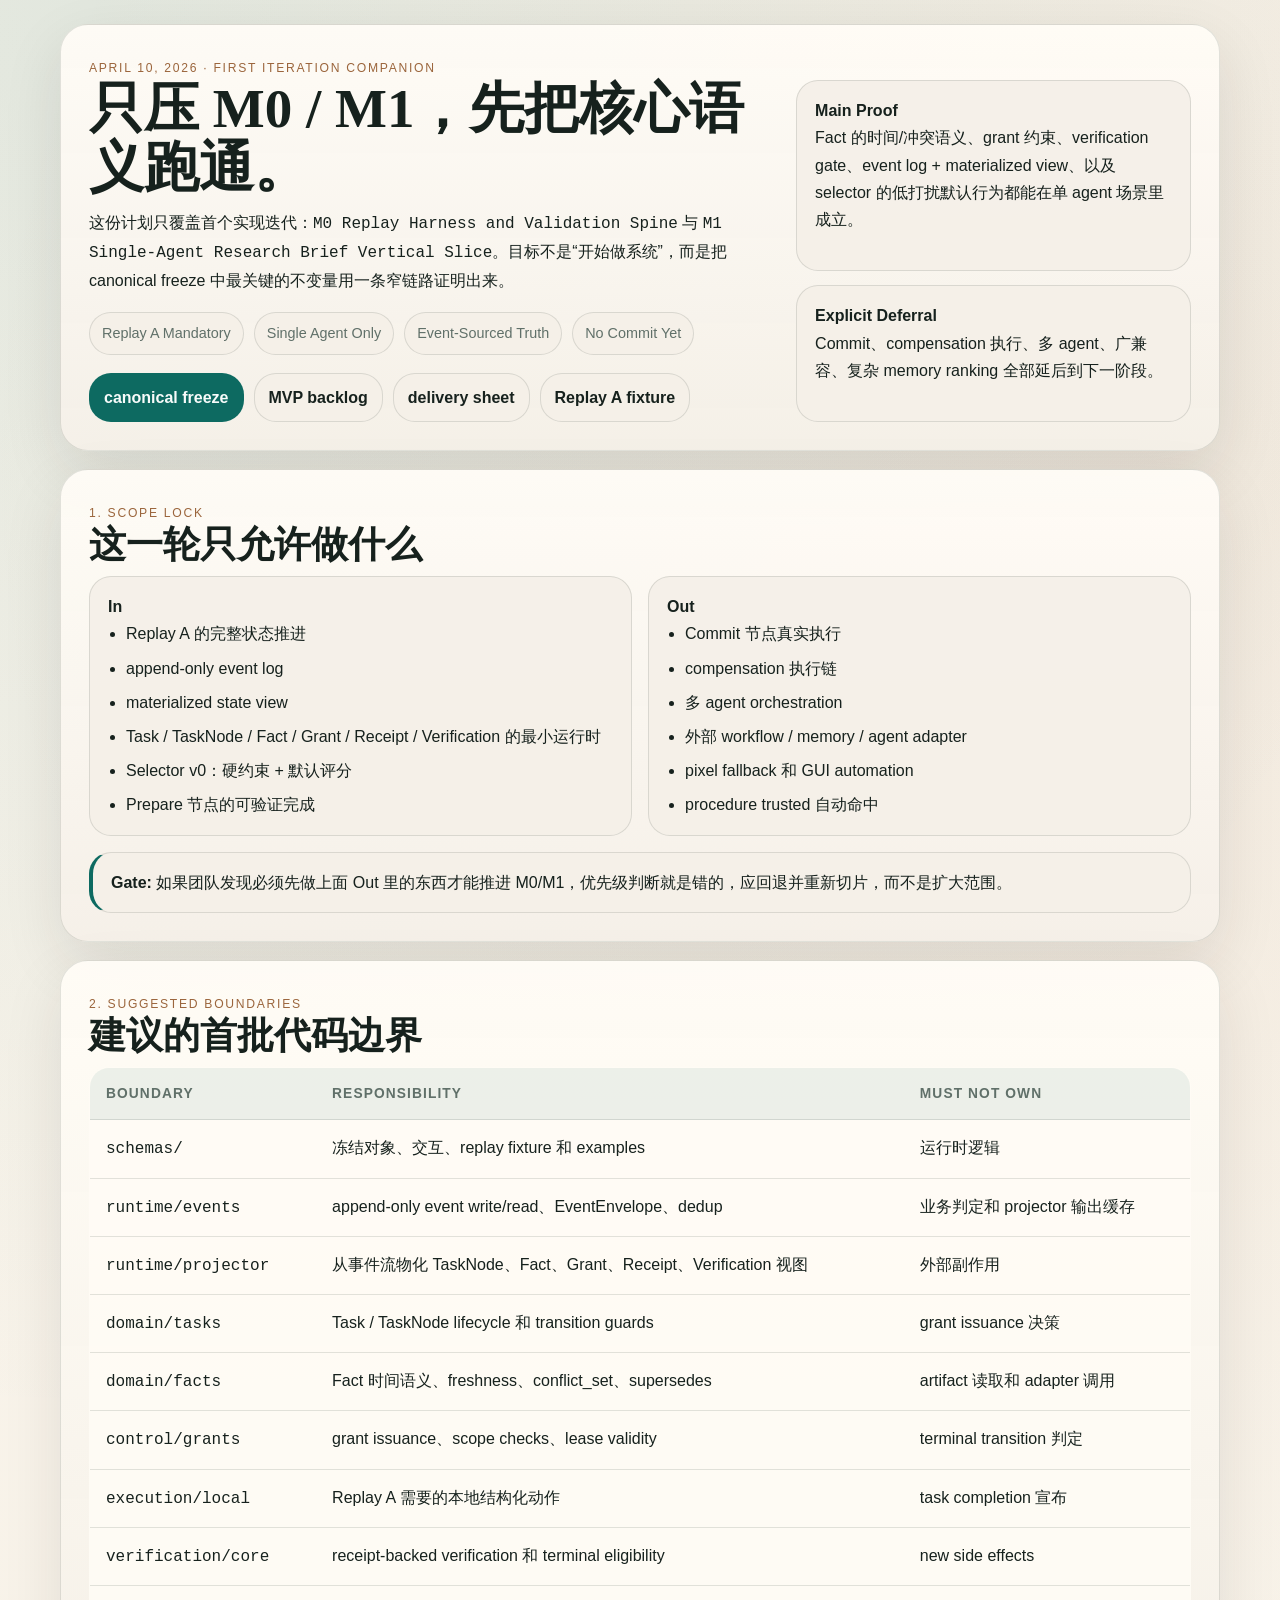
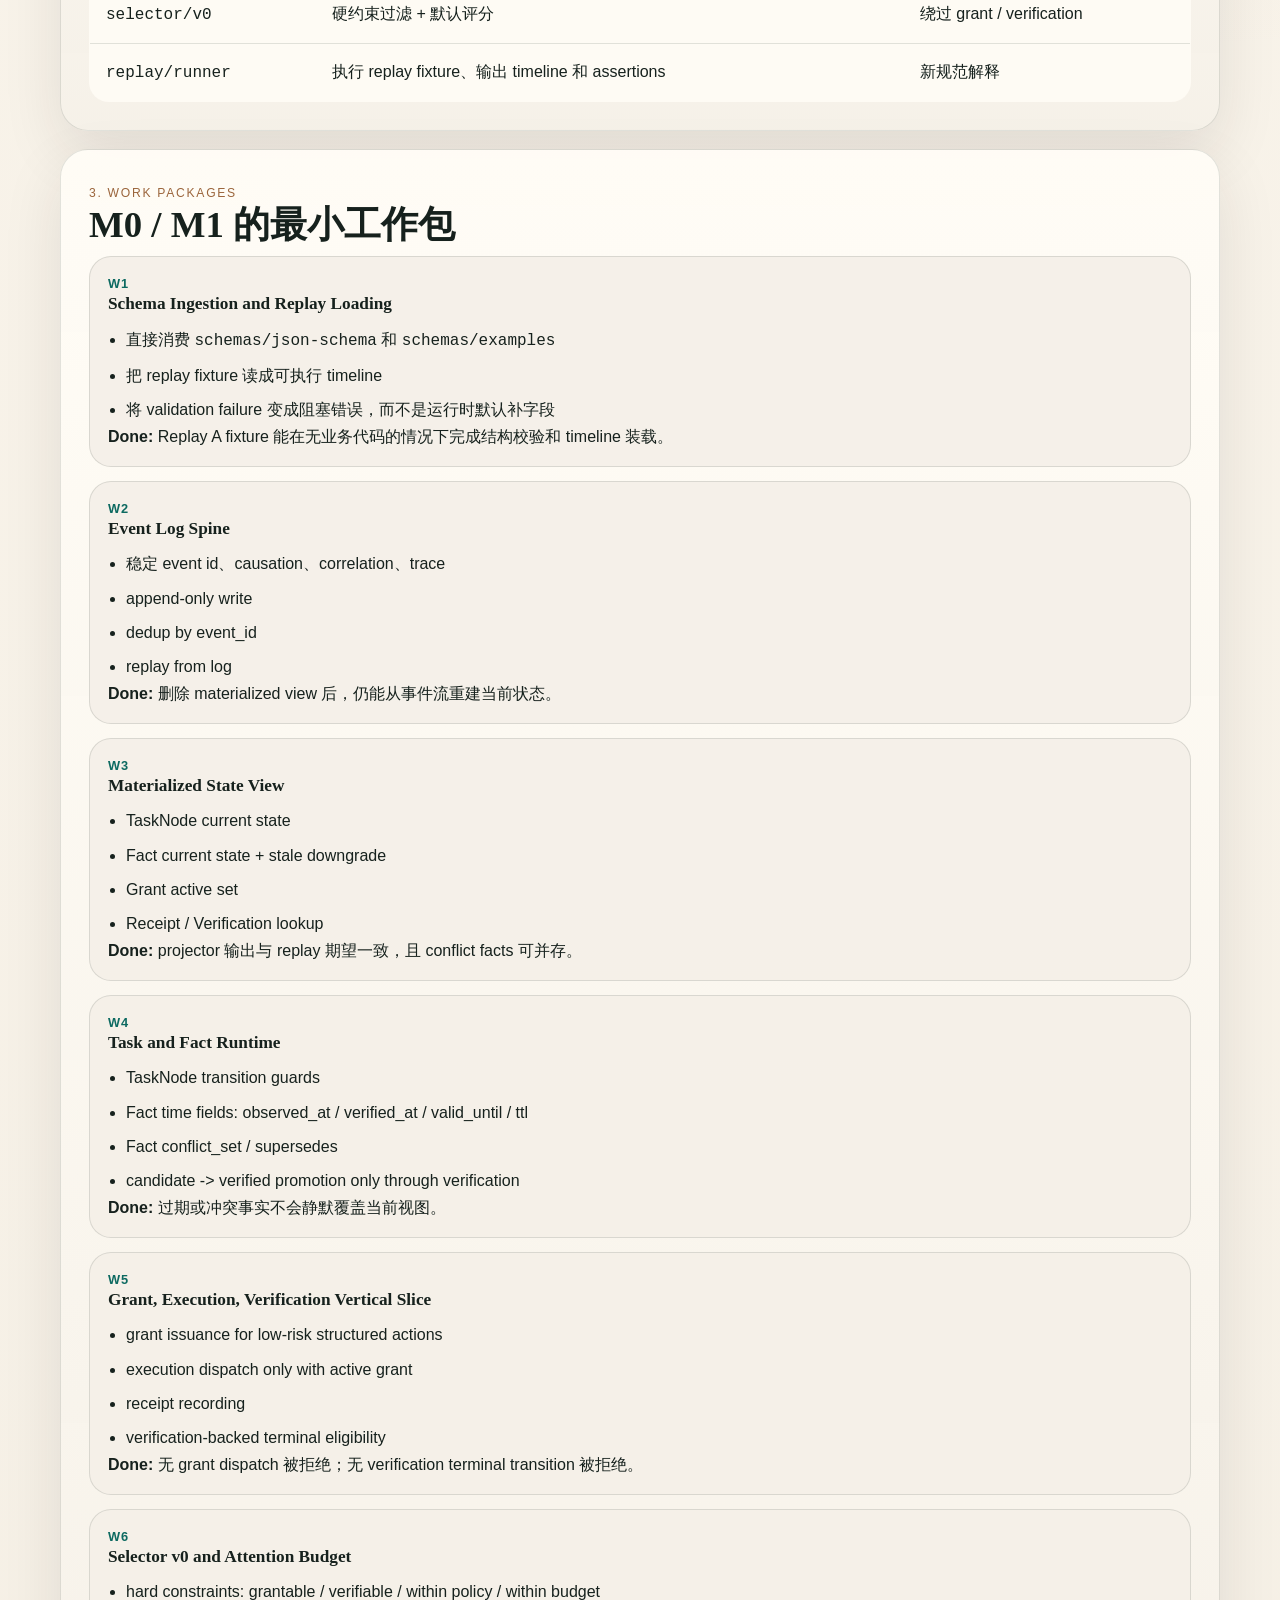
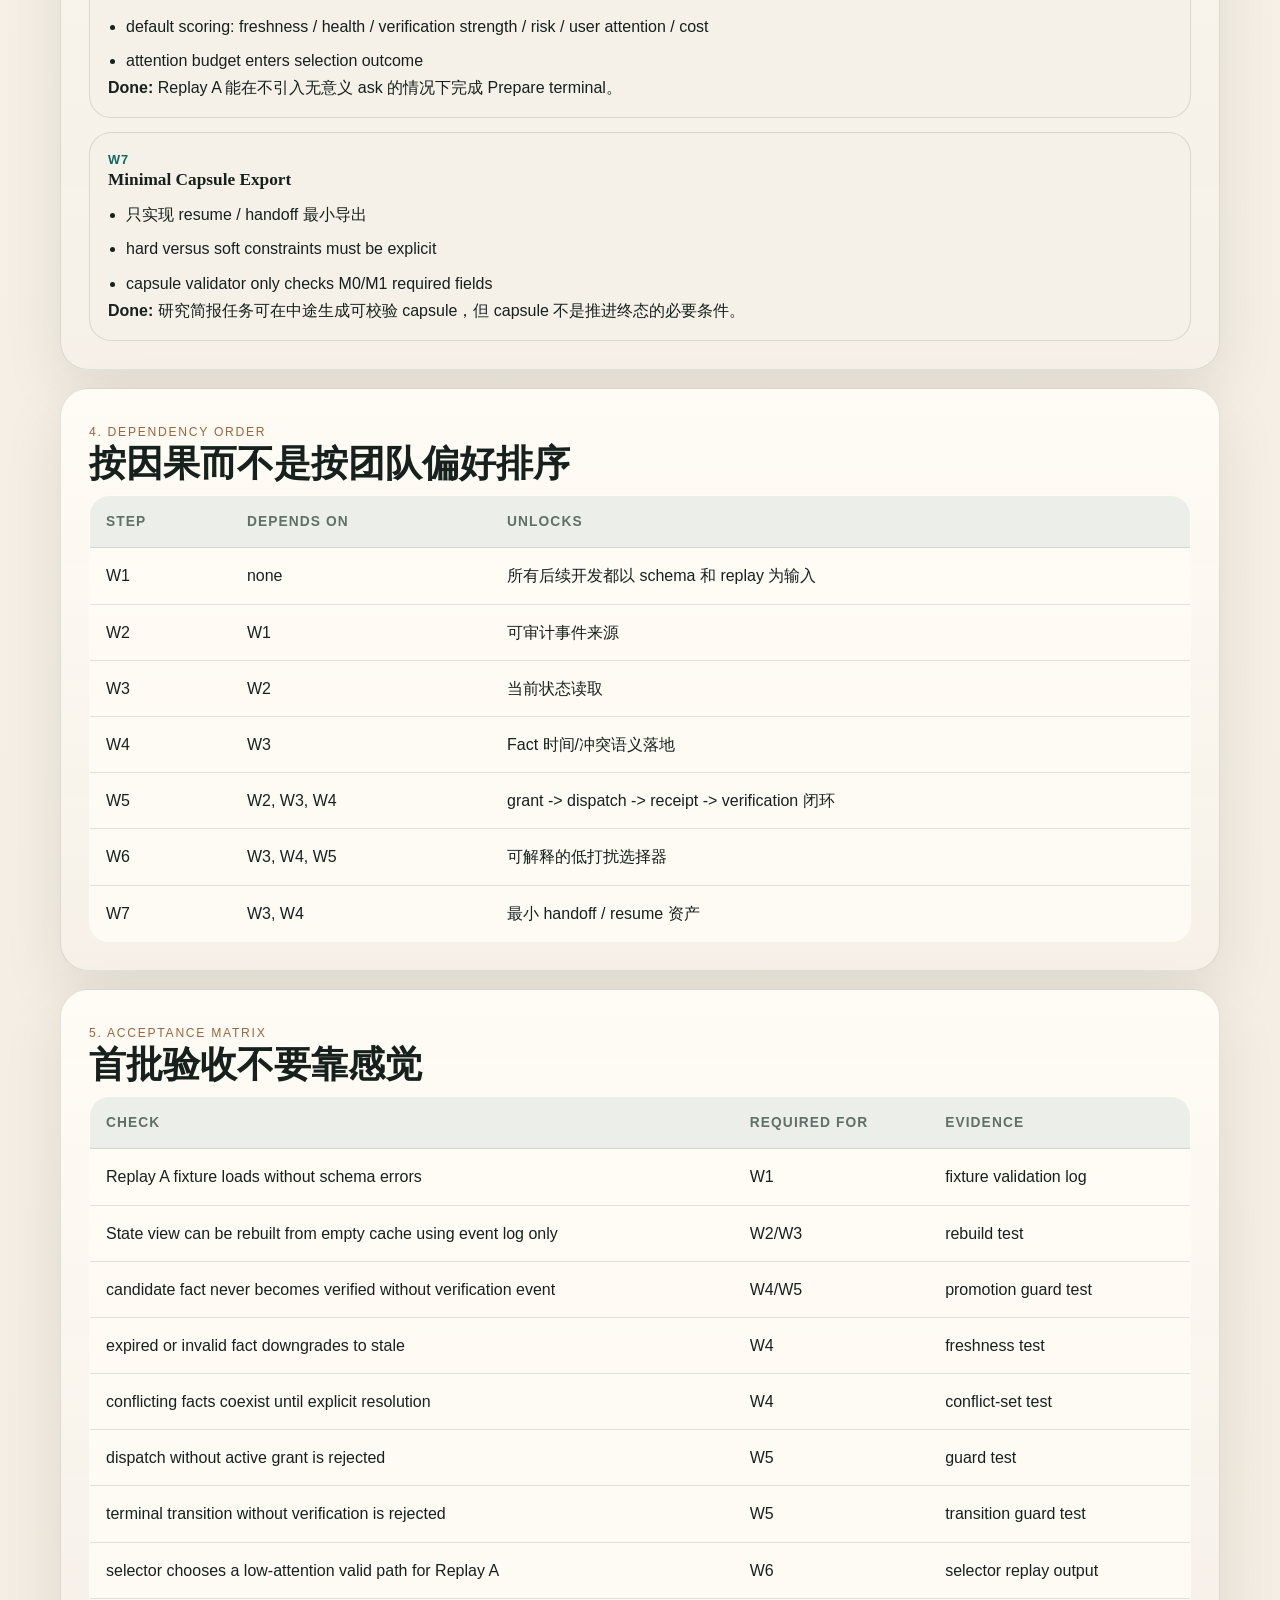
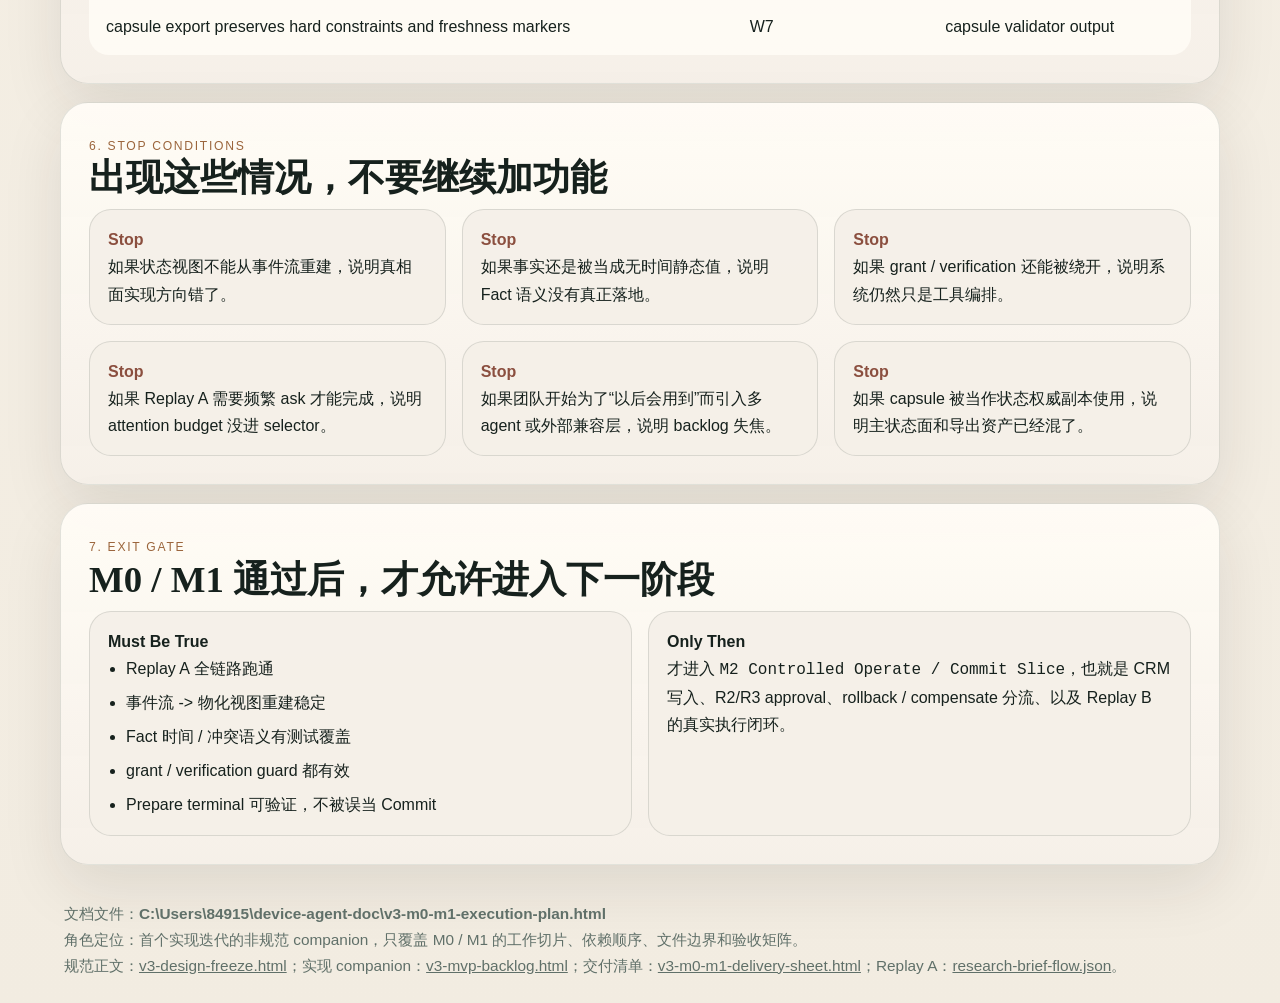
<file: v3-m0-m1-execution-plan.html>
<!DOCTYPE html>
<html lang="zh-CN">
<head>
  <meta charset="UTF-8" />
  <meta name="viewport" content="width=device-width, initial-scale=1.0" />
  <title>V3 M0 M1 Execution Plan</title>
  <style>
    :root {
      --bg: #f2ece1;
      --paper: rgba(255, 252, 246, 0.96);
      --panel: rgba(245, 240, 232, 0.94);
      --ink: #16211d;
      --muted: #607069;
      --line: rgba(22, 33, 29, 0.12);
      --teal: #0d6a61;
      --copper: #9b653c;
      --warn: #8b4f3f;
      --shadow: 0 22px 60px rgba(38, 34, 27, 0.1);
      --radius: 22px;
      --max: 1160px;
    }
    * { box-sizing: border-box; }
    body {
      margin: 0;
      color: var(--ink);
      font-family: "Segoe UI", "PingFang SC", "Microsoft YaHei", sans-serif;
      line-height: 1.7;
      background:
        radial-gradient(circle at 8% 0%, rgba(13, 106, 97, 0.1), transparent 24%),
        radial-gradient(circle at 92% 8%, rgba(155, 101, 60, 0.08), transparent 22%),
        linear-gradient(180deg, #faf5ec 0%, var(--bg) 100%);
    }
    a { color: inherit; }
    h1, h2, h3 {
      margin: 0 0 12px;
      font-family: Georgia, "Times New Roman", serif;
      line-height: 1.06;
    }
    h1 { font-size: clamp(2.4rem, 4.3vw, 4.2rem); }
    h2 { font-size: clamp(1.7rem, 3vw, 2.3rem); }
    h3 { font-size: 1.08rem; }
    p { margin: 0; }
    ul { margin: 0; padding-left: 18px; }
    li + li { margin-top: 7px; }
    code, .mono, pre { font-family: Consolas, "SFMono-Regular", monospace; }

    .shell {
      width: min(calc(100% - 28px), var(--max));
      margin: 24px auto 40px;
      display: grid;
      gap: 18px;
    }
    .hero, .section {
      border: 1px solid var(--line);
      border-radius: 28px;
      background: linear-gradient(180deg, var(--paper), rgba(245, 240, 232, 0.94));
      box-shadow: var(--shadow);
      padding: 28px;
    }
    .eyebrow, .tag {
      display: inline-block;
      color: var(--copper);
      text-transform: uppercase;
      letter-spacing: 0.14em;
      font-size: 0.76rem;
    }
    .hero-grid, .grid-2, .grid-3 {
      display: grid;
      gap: 16px;
    }
    .hero-grid { grid-template-columns: minmax(0, 1.4fr) minmax(300px, 0.8fr); }
    .grid-2 { grid-template-columns: repeat(2, minmax(0, 1fr)); }
    .grid-3 { grid-template-columns: repeat(3, minmax(0, 1fr)); }
    .badge-row, .cta-row {
      display: flex;
      flex-wrap: wrap;
      gap: 10px;
      margin-top: 18px;
    }
    .badge, .cta, .card, .callout, .item {
      border: 1px solid var(--line);
      border-radius: var(--radius);
      background: var(--panel);
    }
    .badge {
      padding: 8px 12px;
      font-size: 0.9rem;
      color: var(--muted);
    }
    .cta {
      text-decoration: none;
      padding: 10px 14px;
      font-weight: 600;
    }
    .cta.primary {
      background: var(--teal);
      color: #f7fbfa;
      border-color: transparent;
    }
    .card, .callout, .item {
      padding: 16px 18px;
    }
    .callout { border-left: 4px solid var(--teal); }
    .warning { color: var(--warn); font-weight: 700; }
    .stack { display: grid; gap: 14px; }
    .item .id {
      color: var(--teal);
      text-transform: uppercase;
      letter-spacing: 0.08em;
      font-size: 0.8rem;
      font-weight: 700;
    }
    table {
      width: 100%;
      border-collapse: collapse;
      margin-top: 12px;
      overflow: hidden;
      border-radius: 20px;
      border: 1px solid var(--line);
      background: rgba(255, 252, 246, 0.9);
    }
    th, td {
      text-align: left;
      vertical-align: top;
      padding: 14px 16px;
      border-bottom: 1px solid var(--line);
    }
    th {
      font-size: 0.86rem;
      letter-spacing: 0.08em;
      text-transform: uppercase;
      color: var(--muted);
      background: rgba(13, 106, 97, 0.08);
    }
    tbody tr:last-child td { border-bottom: 0; }
    footer {
      color: var(--muted);
      font-size: 0.96rem;
      padding: 18px 4px 10px;
    }
    @media (max-width: 900px) {
      .hero-grid, .grid-2, .grid-3 { grid-template-columns: 1fr; }
      .hero, .section { padding: 20px; }
    }
  </style>
</head>
<body>
  <div class="shell">
    <section class="hero">
      <div class="eyebrow">April 10, 2026 · First Iteration Companion</div>
      <div class="hero-grid">
        <div>
          <h1>只压 M0 / M1，先把核心语义跑通。</h1>
          <p>这份计划只覆盖首个实现迭代：<span class="mono">M0 Replay Harness and Validation Spine</span> 与 <span class="mono">M1 Single-Agent Research Brief Vertical Slice</span>。目标不是“开始做系统”，而是把 canonical freeze 中最关键的不变量用一条窄链路证明出来。</p>
          <div class="badge-row">
            <div class="badge">Replay A Mandatory</div>
            <div class="badge">Single Agent Only</div>
            <div class="badge">Event-Sourced Truth</div>
            <div class="badge">No Commit Yet</div>
          </div>
          <div class="cta-row">
            <a class="cta primary" href="v3-design-freeze.html">canonical freeze</a>
            <a class="cta" href="v3-mvp-backlog.html">MVP backlog</a>
            <a class="cta" href="v3-m0-m1-delivery-sheet.html">delivery sheet</a>
            <a class="cta" href="schemas/examples/flows/research-brief-flow.json">Replay A fixture</a>
          </div>
        </div>
        <div class="stack">
          <div class="card">
            <strong>Main Proof</strong>
            <p>Fact 的时间/冲突语义、grant 约束、verification gate、event log + materialized view、以及 selector 的低打扰默认行为都能在单 agent 场景里成立。</p>
          </div>
          <div class="card">
            <strong>Explicit Deferral</strong>
            <p>Commit、compensation 执行、多 agent、广兼容、复杂 memory ranking 全部延后到下一阶段。</p>
          </div>
        </div>
      </div>
    </section>

    <section class="section">
      <div class="tag">1. Scope Lock</div>
      <h2>这一轮只允许做什么</h2>
      <div class="grid-2">
        <div class="card">
          <strong>In</strong>
          <ul>
            <li>Replay A 的完整状态推进</li>
            <li>append-only event log</li>
            <li>materialized state view</li>
            <li>Task / TaskNode / Fact / Grant / Receipt / Verification 的最小运行时</li>
            <li>Selector v0：硬约束 + 默认评分</li>
            <li>Prepare 节点的可验证完成</li>
          </ul>
        </div>
        <div class="card">
          <strong>Out</strong>
          <ul>
            <li>Commit 节点真实执行</li>
            <li>compensation 执行链</li>
            <li>多 agent orchestration</li>
            <li>外部 workflow / memory / agent adapter</li>
            <li>pixel fallback 和 GUI automation</li>
            <li>procedure trusted 自动命中</li>
          </ul>
        </div>
      </div>
      <div class="callout" style="margin-top: 16px;">
        <p><strong>Gate:</strong> 如果团队发现必须先做上面 Out 里的东西才能推进 M0/M1，优先级判断就是错的，应回退并重新切片，而不是扩大范围。</p>
      </div>
    </section>

    <section class="section">
      <div class="tag">2. Suggested Boundaries</div>
      <h2>建议的首批代码边界</h2>
      <table>
        <thead>
          <tr><th>Boundary</th><th>Responsibility</th><th>Must Not Own</th></tr>
        </thead>
        <tbody>
          <tr><td><span class="mono">schemas/</span></td><td>冻结对象、交互、replay fixture 和 examples</td><td>运行时逻辑</td></tr>
          <tr><td><span class="mono">runtime/events</span></td><td>append-only event write/read、EventEnvelope、dedup</td><td>业务判定和 projector 输出缓存</td></tr>
          <tr><td><span class="mono">runtime/projector</span></td><td>从事件流物化 TaskNode、Fact、Grant、Receipt、Verification 视图</td><td>外部副作用</td></tr>
          <tr><td><span class="mono">domain/tasks</span></td><td>Task / TaskNode lifecycle 和 transition guards</td><td>grant issuance 决策</td></tr>
          <tr><td><span class="mono">domain/facts</span></td><td>Fact 时间语义、freshness、conflict_set、supersedes</td><td>artifact 读取和 adapter 调用</td></tr>
          <tr><td><span class="mono">control/grants</span></td><td>grant issuance、scope checks、lease validity</td><td>terminal transition 判定</td></tr>
          <tr><td><span class="mono">execution/local</span></td><td>Replay A 需要的本地结构化动作</td><td>task completion 宣布</td></tr>
          <tr><td><span class="mono">verification/core</span></td><td>receipt-backed verification 和 terminal eligibility</td><td>new side effects</td></tr>
          <tr><td><span class="mono">selector/v0</span></td><td>硬约束过滤 + 默认评分</td><td>绕过 grant / verification</td></tr>
          <tr><td><span class="mono">replay/runner</span></td><td>执行 replay fixture、输出 timeline 和 assertions</td><td>新规范解释</td></tr>
        </tbody>
      </table>
    </section>

    <section class="section">
      <div class="tag">3. Work Packages</div>
      <h2>M0 / M1 的最小工作包</h2>
      <div class="stack">
        <div class="item">
          <div class="id">W1</div>
          <h3>Schema Ingestion and Replay Loading</h3>
          <ul>
            <li>直接消费 <span class="mono">schemas/json-schema</span> 和 <span class="mono">schemas/examples</span></li>
            <li>把 replay fixture 读成可执行 timeline</li>
            <li>将 validation failure 变成阻塞错误，而不是运行时默认补字段</li>
          </ul>
          <p><strong>Done:</strong> Replay A fixture 能在无业务代码的情况下完成结构校验和 timeline 装载。</p>
        </div>

        <div class="item">
          <div class="id">W2</div>
          <h3>Event Log Spine</h3>
          <ul>
            <li>稳定 event id、causation、correlation、trace</li>
            <li>append-only write</li>
            <li>dedup by event_id</li>
            <li>replay from log</li>
          </ul>
          <p><strong>Done:</strong> 删除 materialized view 后，仍能从事件流重建当前状态。</p>
        </div>

        <div class="item">
          <div class="id">W3</div>
          <h3>Materialized State View</h3>
          <ul>
            <li>TaskNode current state</li>
            <li>Fact current state + stale downgrade</li>
            <li>Grant active set</li>
            <li>Receipt / Verification lookup</li>
          </ul>
          <p><strong>Done:</strong> projector 输出与 replay 期望一致，且 conflict facts 可并存。</p>
        </div>

        <div class="item">
          <div class="id">W4</div>
          <h3>Task and Fact Runtime</h3>
          <ul>
            <li>TaskNode transition guards</li>
            <li>Fact time fields: observed_at / verified_at / valid_until / ttl</li>
            <li>Fact conflict_set / supersedes</li>
            <li>candidate -> verified promotion only through verification</li>
          </ul>
          <p><strong>Done:</strong> 过期或冲突事实不会静默覆盖当前视图。</p>
        </div>

        <div class="item">
          <div class="id">W5</div>
          <h3>Grant, Execution, Verification Vertical Slice</h3>
          <ul>
            <li>grant issuance for low-risk structured actions</li>
            <li>execution dispatch only with active grant</li>
            <li>receipt recording</li>
            <li>verification-backed terminal eligibility</li>
          </ul>
          <p><strong>Done:</strong> 无 grant dispatch 被拒绝；无 verification terminal transition 被拒绝。</p>
        </div>

        <div class="item">
          <div class="id">W6</div>
          <h3>Selector v0 and Attention Budget</h3>
          <ul>
            <li>hard constraints: grantable / verifiable / within policy / within budget</li>
            <li>default scoring: freshness / health / verification strength / risk / user attention / cost</li>
            <li>attention budget enters selection outcome</li>
          </ul>
          <p><strong>Done:</strong> Replay A 能在不引入无意义 ask 的情况下完成 Prepare terminal。</p>
        </div>

        <div class="item">
          <div class="id">W7</div>
          <h3>Minimal Capsule Export</h3>
          <ul>
            <li>只实现 resume / handoff 最小导出</li>
            <li>hard versus soft constraints must be explicit</li>
            <li>capsule validator only checks M0/M1 required fields</li>
          </ul>
          <p><strong>Done:</strong> 研究简报任务可在中途生成可校验 capsule，但 capsule 不是推进终态的必要条件。</p>
        </div>
      </div>
    </section>

    <section class="section">
      <div class="tag">4. Dependency Order</div>
      <h2>按因果而不是按团队偏好排序</h2>
      <table>
        <thead>
          <tr><th>Step</th><th>Depends On</th><th>Unlocks</th></tr>
        </thead>
        <tbody>
          <tr><td>W1</td><td>none</td><td>所有后续开发都以 schema 和 replay 为输入</td></tr>
          <tr><td>W2</td><td>W1</td><td>可审计事件来源</td></tr>
          <tr><td>W3</td><td>W2</td><td>当前状态读取</td></tr>
          <tr><td>W4</td><td>W3</td><td>Fact 时间/冲突语义落地</td></tr>
          <tr><td>W5</td><td>W2, W3, W4</td><td>grant -> dispatch -> receipt -> verification 闭环</td></tr>
          <tr><td>W6</td><td>W3, W4, W5</td><td>可解释的低打扰选择器</td></tr>
          <tr><td>W7</td><td>W3, W4</td><td>最小 handoff / resume 资产</td></tr>
        </tbody>
      </table>
    </section>

    <section class="section">
      <div class="tag">5. Acceptance Matrix</div>
      <h2>首批验收不要靠感觉</h2>
      <table>
        <thead>
          <tr><th>Check</th><th>Required For</th><th>Evidence</th></tr>
        </thead>
        <tbody>
          <tr><td>Replay A fixture loads without schema errors</td><td>W1</td><td>fixture validation log</td></tr>
          <tr><td>State view can be rebuilt from empty cache using event log only</td><td>W2/W3</td><td>rebuild test</td></tr>
          <tr><td>candidate fact never becomes verified without verification event</td><td>W4/W5</td><td>promotion guard test</td></tr>
          <tr><td>expired or invalid fact downgrades to stale</td><td>W4</td><td>freshness test</td></tr>
          <tr><td>conflicting facts coexist until explicit resolution</td><td>W4</td><td>conflict-set test</td></tr>
          <tr><td>dispatch without active grant is rejected</td><td>W5</td><td>guard test</td></tr>
          <tr><td>terminal transition without verification is rejected</td><td>W5</td><td>transition guard test</td></tr>
          <tr><td>selector chooses a low-attention valid path for Replay A</td><td>W6</td><td>selector replay output</td></tr>
          <tr><td>capsule export preserves hard constraints and freshness markers</td><td>W7</td><td>capsule validator output</td></tr>
        </tbody>
      </table>
    </section>

    <section class="section">
      <div class="tag">6. Stop Conditions</div>
      <h2>出现这些情况，不要继续加功能</h2>
      <div class="grid-3">
        <div class="card"><span class="warning">Stop</span><p>如果状态视图不能从事件流重建，说明真相面实现方向错了。</p></div>
        <div class="card"><span class="warning">Stop</span><p>如果事实还是被当成无时间静态值，说明 Fact 语义没有真正落地。</p></div>
        <div class="card"><span class="warning">Stop</span><p>如果 grant / verification 还能被绕开，说明系统仍然只是工具编排。</p></div>
        <div class="card"><span class="warning">Stop</span><p>如果 Replay A 需要频繁 ask 才能完成，说明 attention budget 没进 selector。</p></div>
        <div class="card"><span class="warning">Stop</span><p>如果团队开始为了“以后会用到”而引入多 agent 或外部兼容层，说明 backlog 失焦。</p></div>
        <div class="card"><span class="warning">Stop</span><p>如果 capsule 被当作状态权威副本使用，说明主状态面和导出资产已经混了。</p></div>
      </div>
    </section>

    <section class="section">
      <div class="tag">7. Exit Gate</div>
      <h2>M0 / M1 通过后，才允许进入下一阶段</h2>
      <div class="grid-2">
        <div class="card">
          <strong>Must Be True</strong>
          <ul>
            <li>Replay A 全链路跑通</li>
            <li>事件流 -> 物化视图重建稳定</li>
            <li>Fact 时间 / 冲突语义有测试覆盖</li>
            <li>grant / verification guard 都有效</li>
            <li>Prepare terminal 可验证，不被误当 Commit</li>
          </ul>
        </div>
        <div class="card">
          <strong>Only Then</strong>
          <p>才进入 <span class="mono">M2 Controlled Operate / Commit Slice</span>，也就是 CRM 写入、R2/R3 approval、rollback / compensate 分流、以及 Replay B 的真实执行闭环。</p>
        </div>
      </div>
    </section>

    <footer>
      文档文件：<strong>C:\Users\84915\device-agent-doc\v3-m0-m1-execution-plan.html</strong><br />
      角色定位：首个实现迭代的非规范 companion，只覆盖 M0 / M1 的工作切片、依赖顺序、文件边界和验收矩阵。<br />
      规范正文：<a href="v3-design-freeze.html">v3-design-freeze.html</a>；实现 companion：<a href="v3-mvp-backlog.html">v3-mvp-backlog.html</a>；交付清单：<a href="v3-m0-m1-delivery-sheet.html">v3-m0-m1-delivery-sheet.html</a>；Replay A：<a href="schemas/examples/flows/research-brief-flow.json">research-brief-flow.json</a>。
    </footer>
  </div>
</body>
</html>
</file>
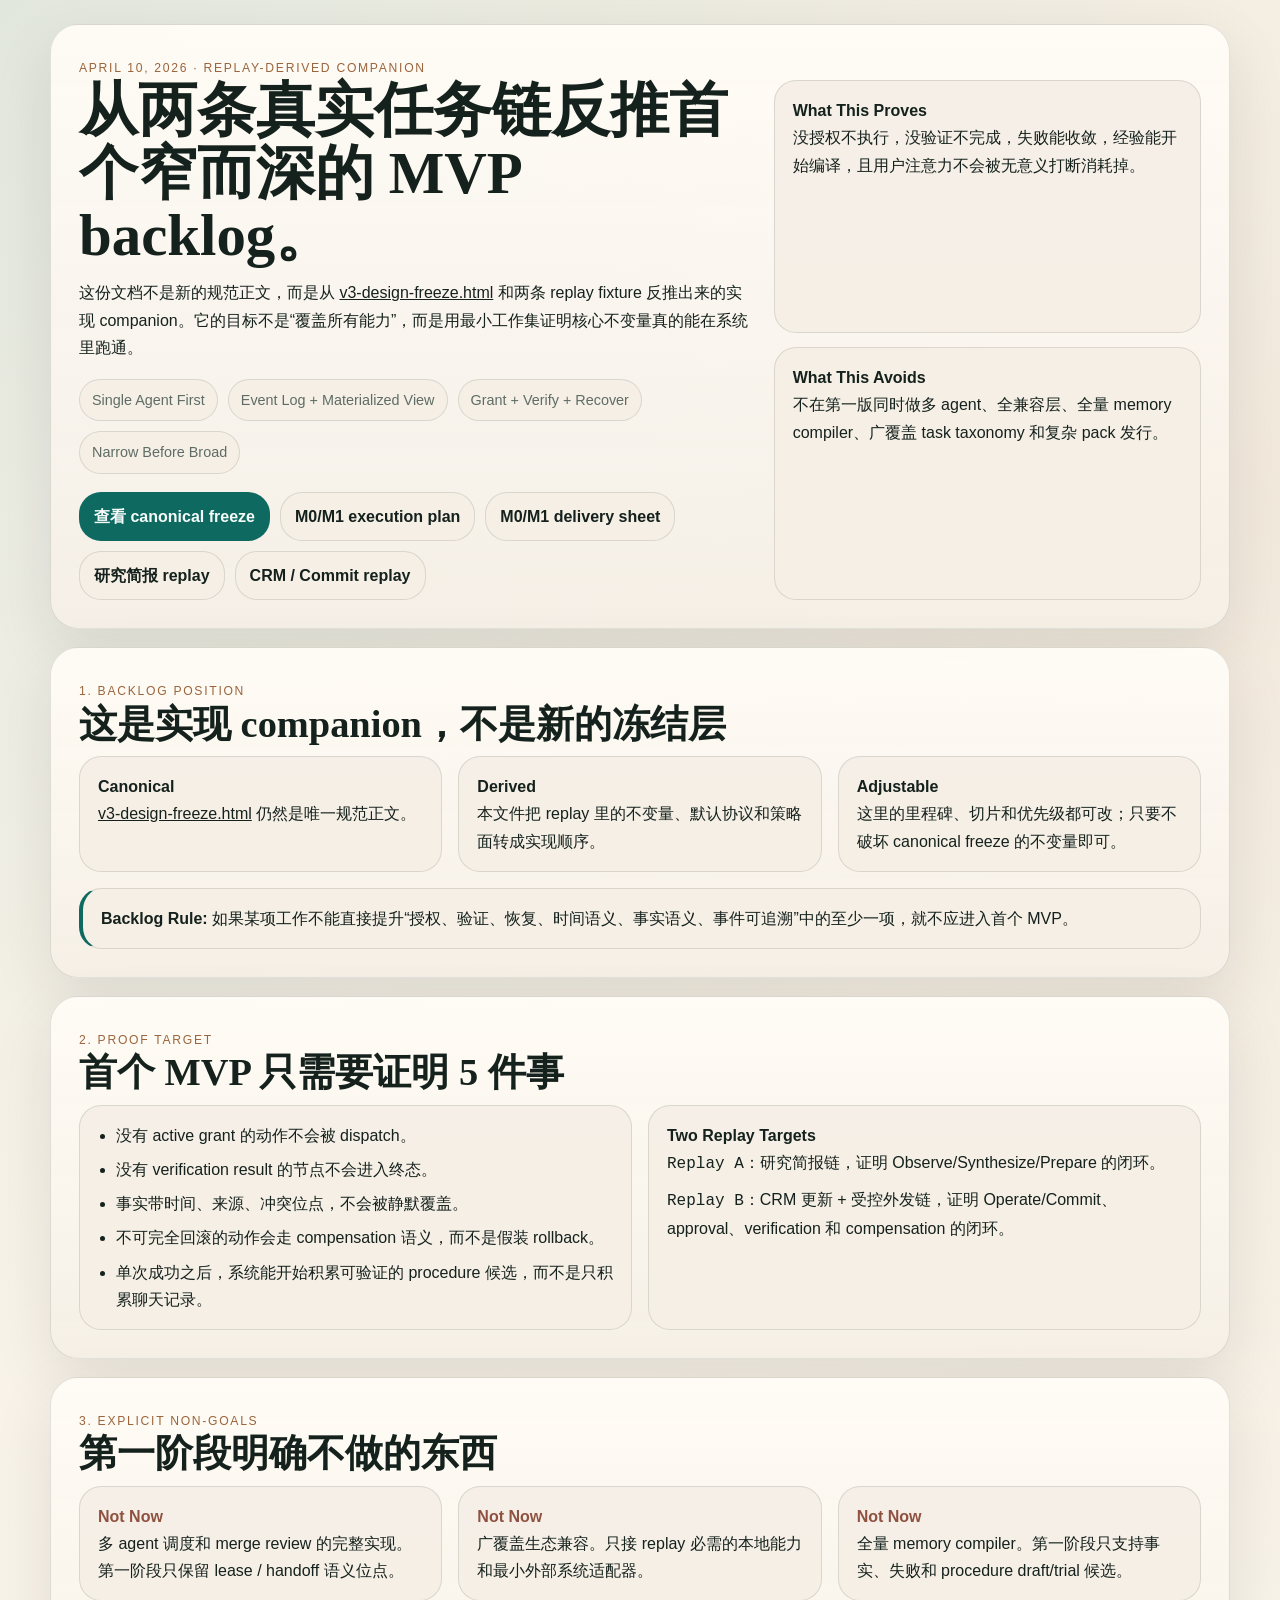
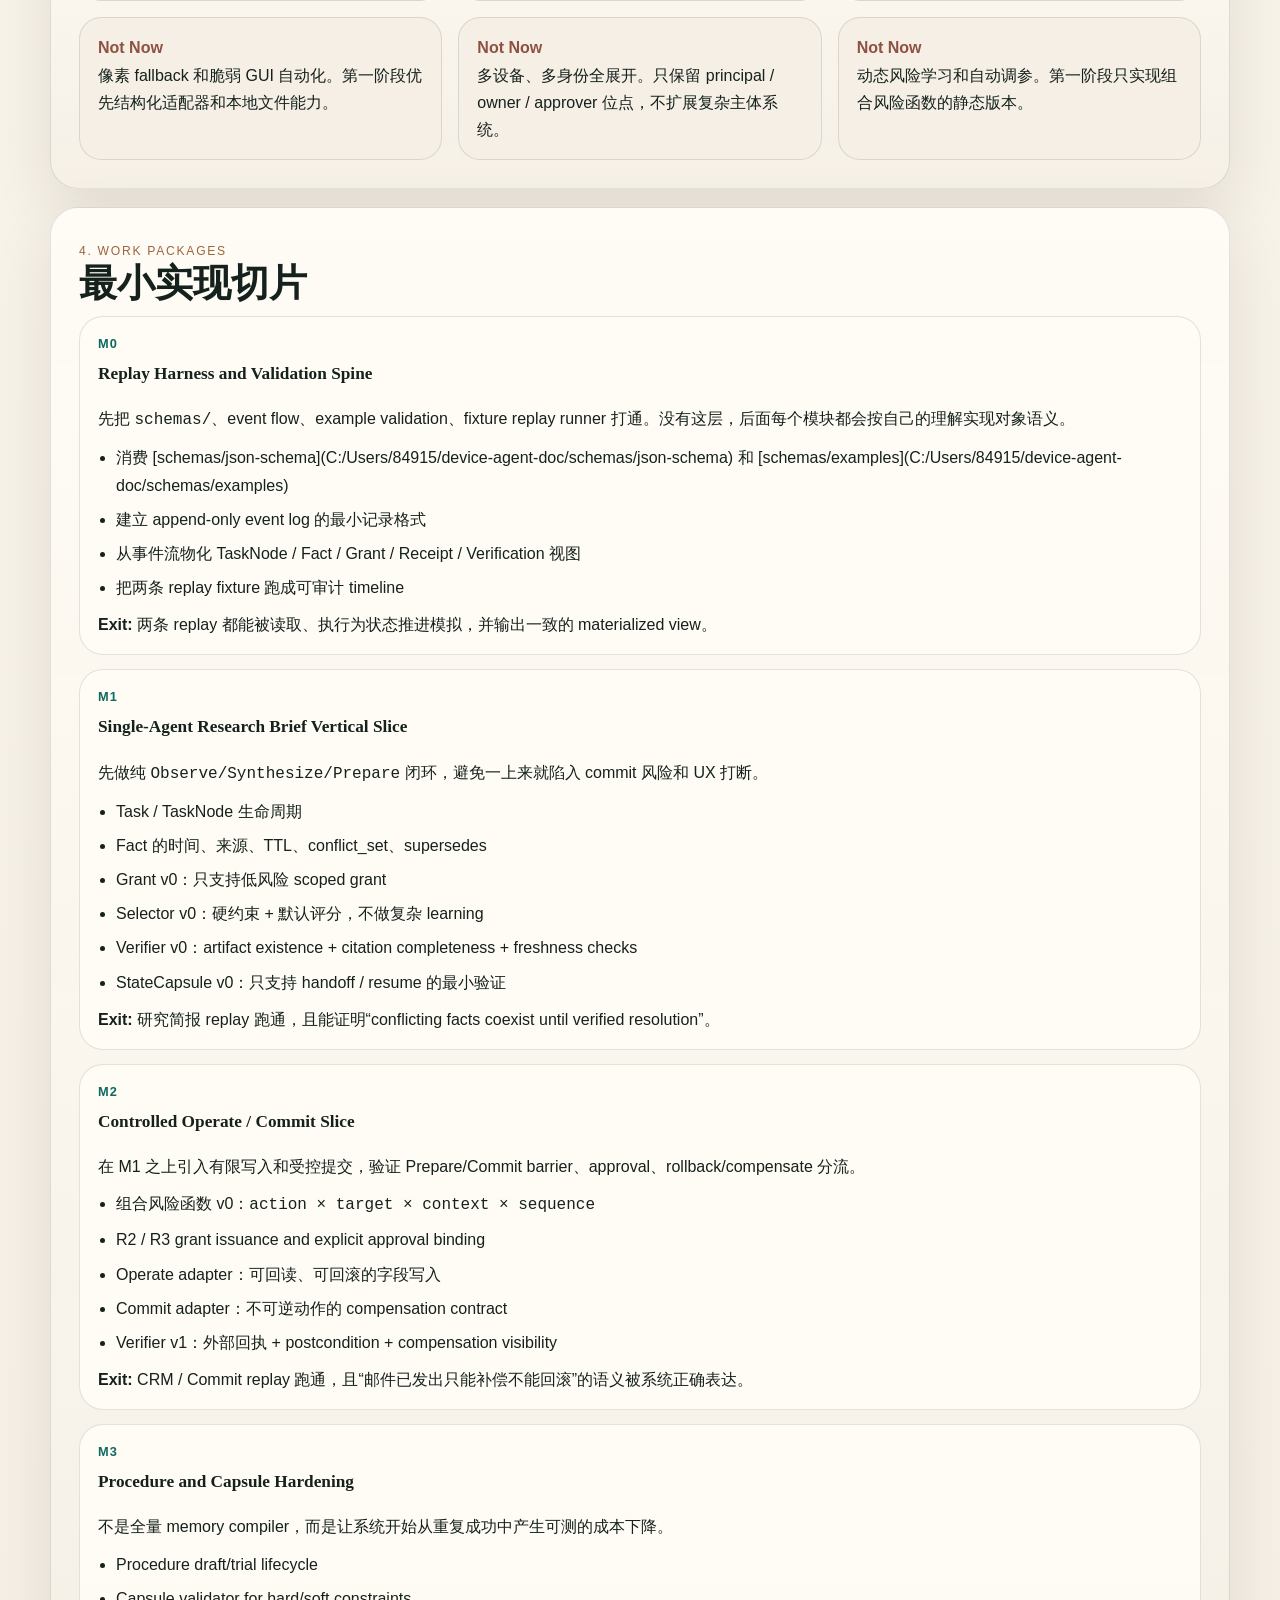
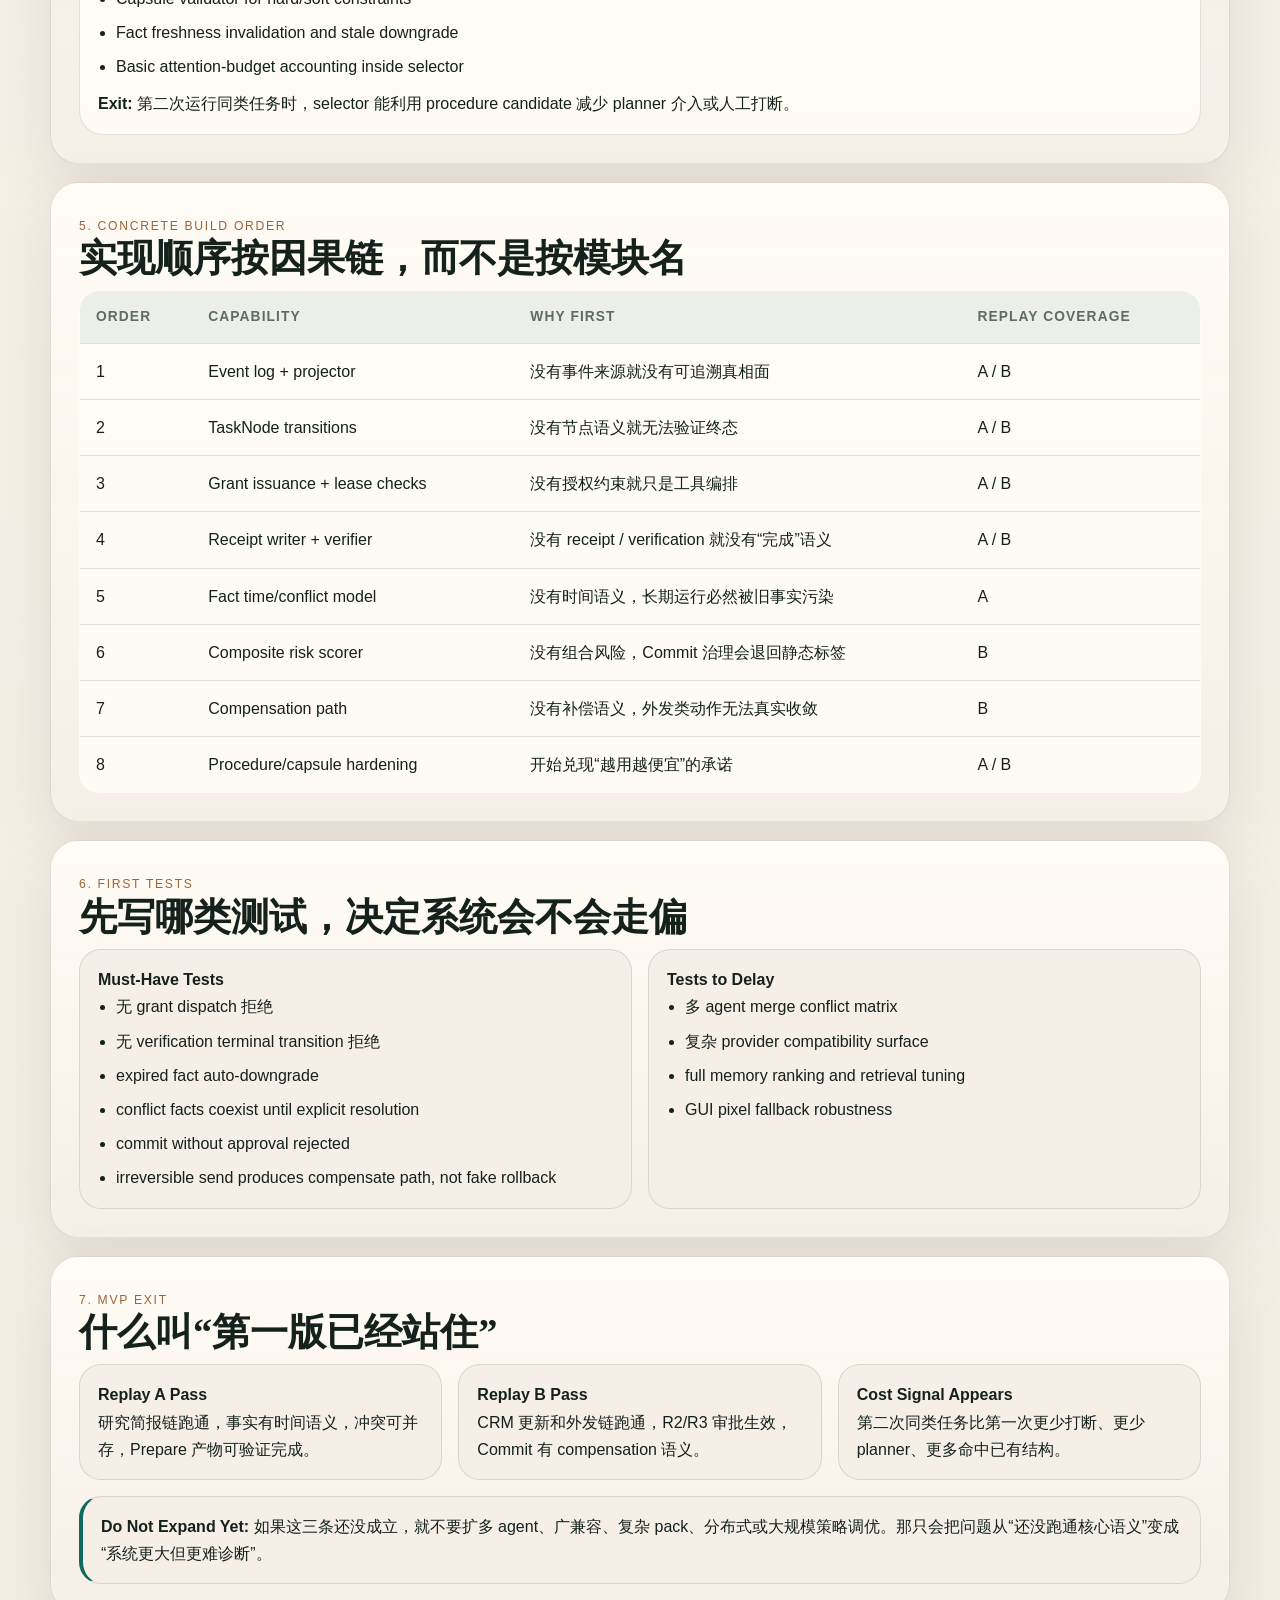
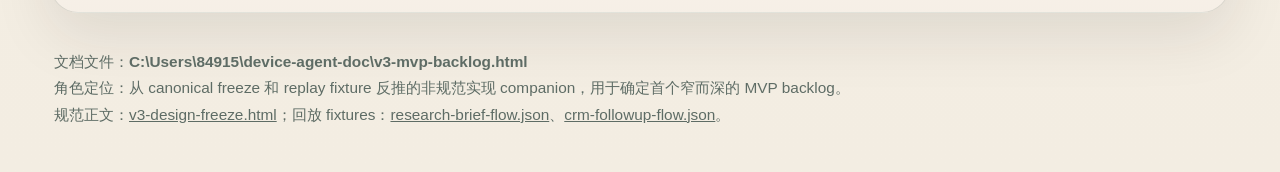
<file: v3-mvp-backlog.html>
<!DOCTYPE html>
<html lang="zh-CN">
<head>
  <meta charset="UTF-8" />
  <meta name="viewport" content="width=device-width, initial-scale=1.0" />
  <title>V3 MVP Backlog</title>
  <style>
    :root {
      --bg: #f3ede2;
      --paper: rgba(255, 252, 246, 0.96);
      --panel: rgba(245, 239, 230, 0.94);
      --ink: #15211c;
      --muted: #5e6c65;
      --line: rgba(21, 33, 28, 0.12);
      --teal: #0e6a61;
      --copper: #9b643b;
      --warn: #8f5140;
      --shadow: 0 22px 60px rgba(36, 32, 26, 0.1);
      --radius: 22px;
      --max: 1180px;
    }

    * { box-sizing: border-box; }
    body {
      margin: 0;
      color: var(--ink);
      font-family: "Segoe UI", "PingFang SC", "Microsoft YaHei", sans-serif;
      line-height: 1.7;
      background:
        radial-gradient(circle at 0% 0%, rgba(14, 106, 97, 0.1), transparent 26%),
        radial-gradient(circle at 100% 10%, rgba(155, 100, 59, 0.08), transparent 24%),
        linear-gradient(180deg, #faf5eb 0%, var(--bg) 100%);
    }

    a { color: inherit; }
    h1, h2, h3 {
      margin: 0 0 12px;
      font-family: Georgia, "Times New Roman", serif;
      line-height: 1.06;
    }
    h1 { font-size: clamp(2.5rem, 4.6vw, 4.6rem); }
    h2 { font-size: clamp(1.7rem, 3vw, 2.45rem); }
    h3 { font-size: 1.08rem; }
    p { margin: 0; }
    ul { margin: 0; padding-left: 18px; }
    li + li { margin-top: 7px; }
    code, .mono, pre { font-family: Consolas, "SFMono-Regular", monospace; }

    .shell {
      width: min(calc(100% - 28px), var(--max));
      margin: 24px auto 40px;
      display: grid;
      gap: 18px;
    }

    .hero, .section {
      border: 1px solid var(--line);
      border-radius: 28px;
      background: linear-gradient(180deg, var(--paper), rgba(245, 239, 230, 0.94));
      box-shadow: var(--shadow);
      padding: 28px;
    }

    .eyebrow, .tag {
      display: inline-block;
      color: var(--copper);
      text-transform: uppercase;
      letter-spacing: 0.14em;
      font-size: 0.76rem;
    }

    .hero-grid, .grid-2, .grid-3 {
      display: grid;
      gap: 16px;
    }

    .hero-grid { grid-template-columns: minmax(0, 1.35fr) minmax(290px, 0.85fr); }
    .grid-2 { grid-template-columns: repeat(2, minmax(0, 1fr)); }
    .grid-3 { grid-template-columns: repeat(3, minmax(0, 1fr)); }

    .badge-row, .cta-row {
      display: flex;
      flex-wrap: wrap;
      gap: 10px;
      margin-top: 18px;
    }

    .badge, .cta, .panel, .card, .callout {
      border: 1px solid var(--line);
      border-radius: var(--radius);
      background: var(--panel);
    }

    .badge {
      padding: 8px 12px;
      font-size: 0.9rem;
      color: var(--muted);
    }

    .cta {
      text-decoration: none;
      padding: 10px 14px;
      font-weight: 600;
    }

    .cta.primary {
      background: var(--teal);
      color: #f6fbf9;
      border-color: transparent;
    }

    .card, .callout, .panel {
      padding: 16px 18px;
    }

    .callout {
      border-left: 4px solid var(--teal);
    }

    .warning {
      color: var(--warn);
      font-weight: 700;
    }

    .stack {
      display: grid;
      gap: 14px;
    }

    .work-item {
      display: grid;
      gap: 10px;
      padding: 16px 18px;
      border: 1px solid var(--line);
      border-radius: 24px;
      background: rgba(255, 252, 246, 0.92);
    }

    .work-item .id {
      color: var(--teal);
      font-weight: 700;
      letter-spacing: 0.08em;
      text-transform: uppercase;
      font-size: 0.8rem;
    }

    table {
      width: 100%;
      border-collapse: collapse;
      margin-top: 12px;
      overflow: hidden;
      border-radius: 20px;
      border: 1px solid var(--line);
      background: rgba(255, 252, 246, 0.88);
    }

    th, td {
      text-align: left;
      vertical-align: top;
      padding: 14px 16px;
      border-bottom: 1px solid var(--line);
    }

    th {
      font-size: 0.86rem;
      letter-spacing: 0.08em;
      text-transform: uppercase;
      color: var(--muted);
      background: rgba(14, 106, 97, 0.08);
    }

    tbody tr:last-child td { border-bottom: 0; }

    footer {
      color: var(--muted);
      font-size: 0.96rem;
      padding: 18px 4px 10px;
    }

    @media (max-width: 900px) {
      .hero-grid, .grid-2, .grid-3 { grid-template-columns: 1fr; }
      .hero, .section { padding: 20px; }
    }
  </style>
</head>
<body>
  <div class="shell">
    <section class="hero">
      <div class="eyebrow">April 10, 2026 · Replay-Derived Companion</div>
      <div class="hero-grid">
        <div>
          <h1>从两条真实任务链反推首个窄而深的 MVP backlog。</h1>
          <p>这份文档不是新的规范正文，而是从 <a href="v3-design-freeze.html">v3-design-freeze.html</a> 和两条 replay fixture 反推出来的实现 companion。它的目标不是“覆盖所有能力”，而是用最小工作集证明核心不变量真的能在系统里跑通。</p>
          <div class="badge-row">
            <div class="badge">Single Agent First</div>
            <div class="badge">Event Log + Materialized View</div>
            <div class="badge">Grant + Verify + Recover</div>
            <div class="badge">Narrow Before Broad</div>
          </div>
          <div class="cta-row">
            <a class="cta primary" href="v3-design-freeze.html">查看 canonical freeze</a>
            <a class="cta" href="v3-m0-m1-execution-plan.html">M0/M1 execution plan</a>
            <a class="cta" href="v3-m0-m1-delivery-sheet.html">M0/M1 delivery sheet</a>
            <a class="cta" href="schemas/examples/flows/research-brief-flow.json">研究简报 replay</a>
            <a class="cta" href="schemas/examples/flows/crm-followup-flow.json">CRM / Commit replay</a>
          </div>
        </div>
        <div class="stack">
          <div class="card">
            <strong>What This Proves</strong>
            <p>没授权不执行，没验证不完成，失败能收敛，经验能开始编译，且用户注意力不会被无意义打断消耗掉。</p>
          </div>
          <div class="card">
            <strong>What This Avoids</strong>
            <p>不在第一版同时做多 agent、全兼容层、全量 memory compiler、广覆盖 task taxonomy 和复杂 pack 发行。</p>
          </div>
        </div>
      </div>
    </section>

    <section class="section">
      <div class="tag">1. Backlog Position</div>
      <h2>这是实现 companion，不是新的冻结层</h2>
      <div class="grid-3">
        <div class="card"><strong>Canonical</strong><p><a href="v3-design-freeze.html">v3-design-freeze.html</a> 仍然是唯一规范正文。</p></div>
        <div class="card"><strong>Derived</strong><p>本文件把 replay 里的不变量、默认协议和策略面转成实现顺序。</p></div>
        <div class="card"><strong>Adjustable</strong><p>这里的里程碑、切片和优先级都可改；只要不破坏 canonical freeze 的不变量即可。</p></div>
      </div>
      <div class="callout" style="margin-top: 16px;">
        <p><strong>Backlog Rule:</strong> 如果某项工作不能直接提升“授权、验证、恢复、时间语义、事实语义、事件可追溯”中的至少一项，就不应进入首个 MVP。</p>
      </div>
    </section>

    <section class="section">
      <div class="tag">2. Proof Target</div>
      <h2>首个 MVP 只需要证明 5 件事</h2>
      <div class="grid-2">
        <div class="card">
          <ul>
            <li>没有 active grant 的动作不会被 dispatch。</li>
            <li>没有 verification result 的节点不会进入终态。</li>
            <li>事实带时间、来源、冲突位点，不会被静默覆盖。</li>
            <li>不可完全回滚的动作会走 compensation 语义，而不是假装 rollback。</li>
            <li>单次成功之后，系统能开始积累可验证的 procedure 候选，而不是只积累聊天记录。</li>
          </ul>
        </div>
        <div class="card">
          <strong>Two Replay Targets</strong>
          <p><span class="mono">Replay A</span>：研究简报链，证明 Observe/Synthesize/Prepare 的闭环。</p>
          <p style="margin-top: 8px;"><span class="mono">Replay B</span>：CRM 更新 + 受控外发链，证明 Operate/Commit、approval、verification 和 compensation 的闭环。</p>
        </div>
      </div>
    </section>

    <section class="section">
      <div class="tag">3. Explicit Non-Goals</div>
      <h2>第一阶段明确不做的东西</h2>
      <div class="grid-3">
        <div class="card"><span class="warning">Not Now</span><p>多 agent 调度和 merge review 的完整实现。第一阶段只保留 lease / handoff 语义位点。</p></div>
        <div class="card"><span class="warning">Not Now</span><p>广覆盖生态兼容。只接 replay 必需的本地能力和最小外部系统适配器。</p></div>
        <div class="card"><span class="warning">Not Now</span><p>全量 memory compiler。第一阶段只支持事实、失败和 procedure draft/trial 候选。</p></div>
        <div class="card"><span class="warning">Not Now</span><p>像素 fallback 和脆弱 GUI 自动化。第一阶段优先结构化适配器和本地文件能力。</p></div>
        <div class="card"><span class="warning">Not Now</span><p>多设备、多身份全展开。只保留 principal / owner / approver 位点，不扩展复杂主体系统。</p></div>
        <div class="card"><span class="warning">Not Now</span><p>动态风险学习和自动调参。第一阶段只实现组合风险函数的静态版本。</p></div>
      </div>
    </section>

    <section class="section">
      <div class="tag">4. Work Packages</div>
      <h2>最小实现切片</h2>
      <div class="stack">
        <div class="work-item">
          <div class="id">M0</div>
          <h3>Replay Harness and Validation Spine</h3>
          <p>先把 <span class="mono">schemas/</span>、event flow、example validation、fixture replay runner 打通。没有这层，后面每个模块都会按自己的理解实现对象语义。</p>
          <ul>
            <li>消费 [schemas/json-schema](C:/Users/84915/device-agent-doc/schemas/json-schema) 和 [schemas/examples](C:/Users/84915/device-agent-doc/schemas/examples)</li>
            <li>建立 append-only event log 的最小记录格式</li>
            <li>从事件流物化 TaskNode / Fact / Grant / Receipt / Verification 视图</li>
            <li>把两条 replay fixture 跑成可审计 timeline</li>
          </ul>
          <p><strong>Exit:</strong> 两条 replay 都能被读取、执行为状态推进模拟，并输出一致的 materialized view。</p>
        </div>

        <div class="work-item">
          <div class="id">M1</div>
          <h3>Single-Agent Research Brief Vertical Slice</h3>
          <p>先做纯 <span class="mono">Observe/Synthesize/Prepare</span> 闭环，避免一上来就陷入 commit 风险和 UX 打断。</p>
          <ul>
            <li>Task / TaskNode 生命周期</li>
            <li>Fact 的时间、来源、TTL、conflict_set、supersedes</li>
            <li>Grant v0：只支持低风险 scoped grant</li>
            <li>Selector v0：硬约束 + 默认评分，不做复杂 learning</li>
            <li>Verifier v0：artifact existence + citation completeness + freshness checks</li>
            <li>StateCapsule v0：只支持 handoff / resume 的最小验证</li>
          </ul>
          <p><strong>Exit:</strong> 研究简报 replay 跑通，且能证明“conflicting facts coexist until verified resolution”。</p>
        </div>

        <div class="work-item">
          <div class="id">M2</div>
          <h3>Controlled Operate / Commit Slice</h3>
          <p>在 M1 之上引入有限写入和受控提交，验证 Prepare/Commit barrier、approval、rollback/compensate 分流。</p>
          <ul>
            <li>组合风险函数 v0：<span class="mono">action × target × context × sequence</span></li>
            <li>R2 / R3 grant issuance and explicit approval binding</li>
            <li>Operate adapter：可回读、可回滚的字段写入</li>
            <li>Commit adapter：不可逆动作的 compensation contract</li>
            <li>Verifier v1：外部回执 + postcondition + compensation visibility</li>
          </ul>
          <p><strong>Exit:</strong> CRM / Commit replay 跑通，且“邮件已发出只能补偿不能回滚”的语义被系统正确表达。</p>
        </div>

        <div class="work-item">
          <div class="id">M3</div>
          <h3>Procedure and Capsule Hardening</h3>
          <p>不是全量 memory compiler，而是让系统开始从重复成功中产生可测的成本下降。</p>
          <ul>
            <li>Procedure draft/trial lifecycle</li>
            <li>Capsule validator for hard/soft constraints</li>
            <li>Fact freshness invalidation and stale downgrade</li>
            <li>Basic attention-budget accounting inside selector</li>
          </ul>
          <p><strong>Exit:</strong> 第二次运行同类任务时，selector 能利用 procedure candidate 减少 planner 介入或人工打断。</p>
        </div>
      </div>
    </section>

    <section class="section">
      <div class="tag">5. Concrete Build Order</div>
      <h2>实现顺序按因果链，而不是按模块名</h2>
      <table>
        <thead>
          <tr><th>Order</th><th>Capability</th><th>Why First</th><th>Replay Coverage</th></tr>
        </thead>
        <tbody>
          <tr><td>1</td><td>Event log + projector</td><td>没有事件来源就没有可追溯真相面</td><td>A / B</td></tr>
          <tr><td>2</td><td>TaskNode transitions</td><td>没有节点语义就无法验证终态</td><td>A / B</td></tr>
          <tr><td>3</td><td>Grant issuance + lease checks</td><td>没有授权约束就只是工具编排</td><td>A / B</td></tr>
          <tr><td>4</td><td>Receipt writer + verifier</td><td>没有 receipt / verification 就没有“完成”语义</td><td>A / B</td></tr>
          <tr><td>5</td><td>Fact time/conflict model</td><td>没有时间语义，长期运行必然被旧事实污染</td><td>A</td></tr>
          <tr><td>6</td><td>Composite risk scorer</td><td>没有组合风险，Commit 治理会退回静态标签</td><td>B</td></tr>
          <tr><td>7</td><td>Compensation path</td><td>没有补偿语义，外发类动作无法真实收敛</td><td>B</td></tr>
          <tr><td>8</td><td>Procedure/capsule hardening</td><td>开始兑现“越用越便宜”的承诺</td><td>A / B</td></tr>
        </tbody>
      </table>
    </section>

    <section class="section">
      <div class="tag">6. First Tests</div>
      <h2>先写哪类测试，决定系统会不会走偏</h2>
      <div class="grid-2">
        <div class="card">
          <strong>Must-Have Tests</strong>
          <ul>
            <li>无 grant dispatch 拒绝</li>
            <li>无 verification terminal transition 拒绝</li>
            <li>expired fact auto-downgrade</li>
            <li>conflict facts coexist until explicit resolution</li>
            <li>commit without approval rejected</li>
            <li>irreversible send produces compensate path, not fake rollback</li>
          </ul>
        </div>
        <div class="card">
          <strong>Tests to Delay</strong>
          <ul>
            <li>多 agent merge conflict matrix</li>
            <li>复杂 provider compatibility surface</li>
            <li>full memory ranking and retrieval tuning</li>
            <li>GUI pixel fallback robustness</li>
          </ul>
        </div>
      </div>
    </section>

    <section class="section">
      <div class="tag">7. MVP Exit</div>
      <h2>什么叫“第一版已经站住”</h2>
      <div class="grid-3">
        <div class="card"><strong>Replay A Pass</strong><p>研究简报链跑通，事实有时间语义，冲突可并存，Prepare 产物可验证完成。</p></div>
        <div class="card"><strong>Replay B Pass</strong><p>CRM 更新和外发链跑通，R2/R3 审批生效，Commit 有 compensation 语义。</p></div>
        <div class="card"><strong>Cost Signal Appears</strong><p>第二次同类任务比第一次更少打断、更少 planner、更多命中已有结构。</p></div>
      </div>
      <div class="callout" style="margin-top: 16px;">
        <p><strong>Do Not Expand Yet:</strong> 如果这三条还没成立，就不要扩多 agent、广兼容、复杂 pack、分布式或大规模策略调优。那只会把问题从“还没跑通核心语义”变成“系统更大但更难诊断”。</p>
      </div>
    </section>

    <footer>
      文档文件：<strong>C:\Users\84915\device-agent-doc\v3-mvp-backlog.html</strong><br />
      角色定位：从 canonical freeze 和 replay fixture 反推的非规范实现 companion，用于确定首个窄而深的 MVP backlog。<br />
      规范正文：<a href="v3-design-freeze.html">v3-design-freeze.html</a>；回放 fixtures：<a href="schemas/examples/flows/research-brief-flow.json">research-brief-flow.json</a>、<a href="schemas/examples/flows/crm-followup-flow.json">crm-followup-flow.json</a>。
    </footer>
  </div>
</body>
</html>
</file>
